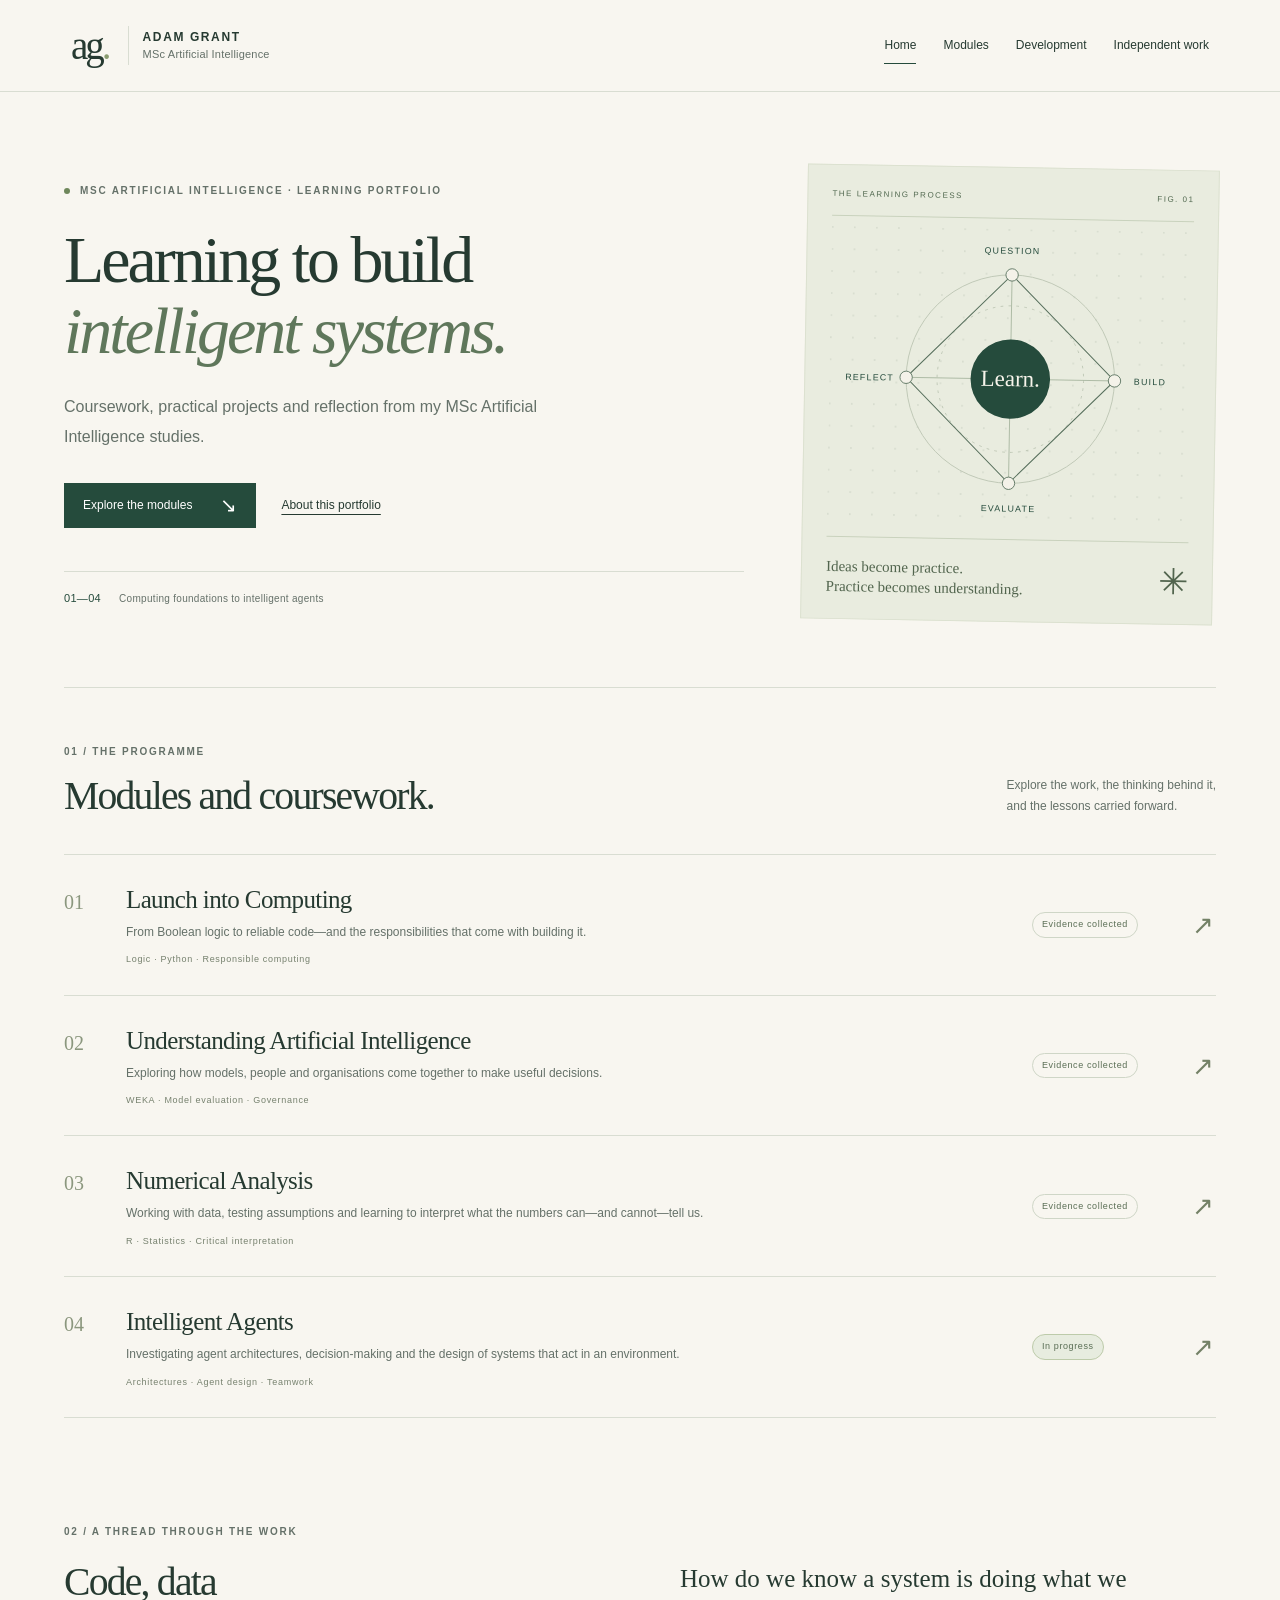
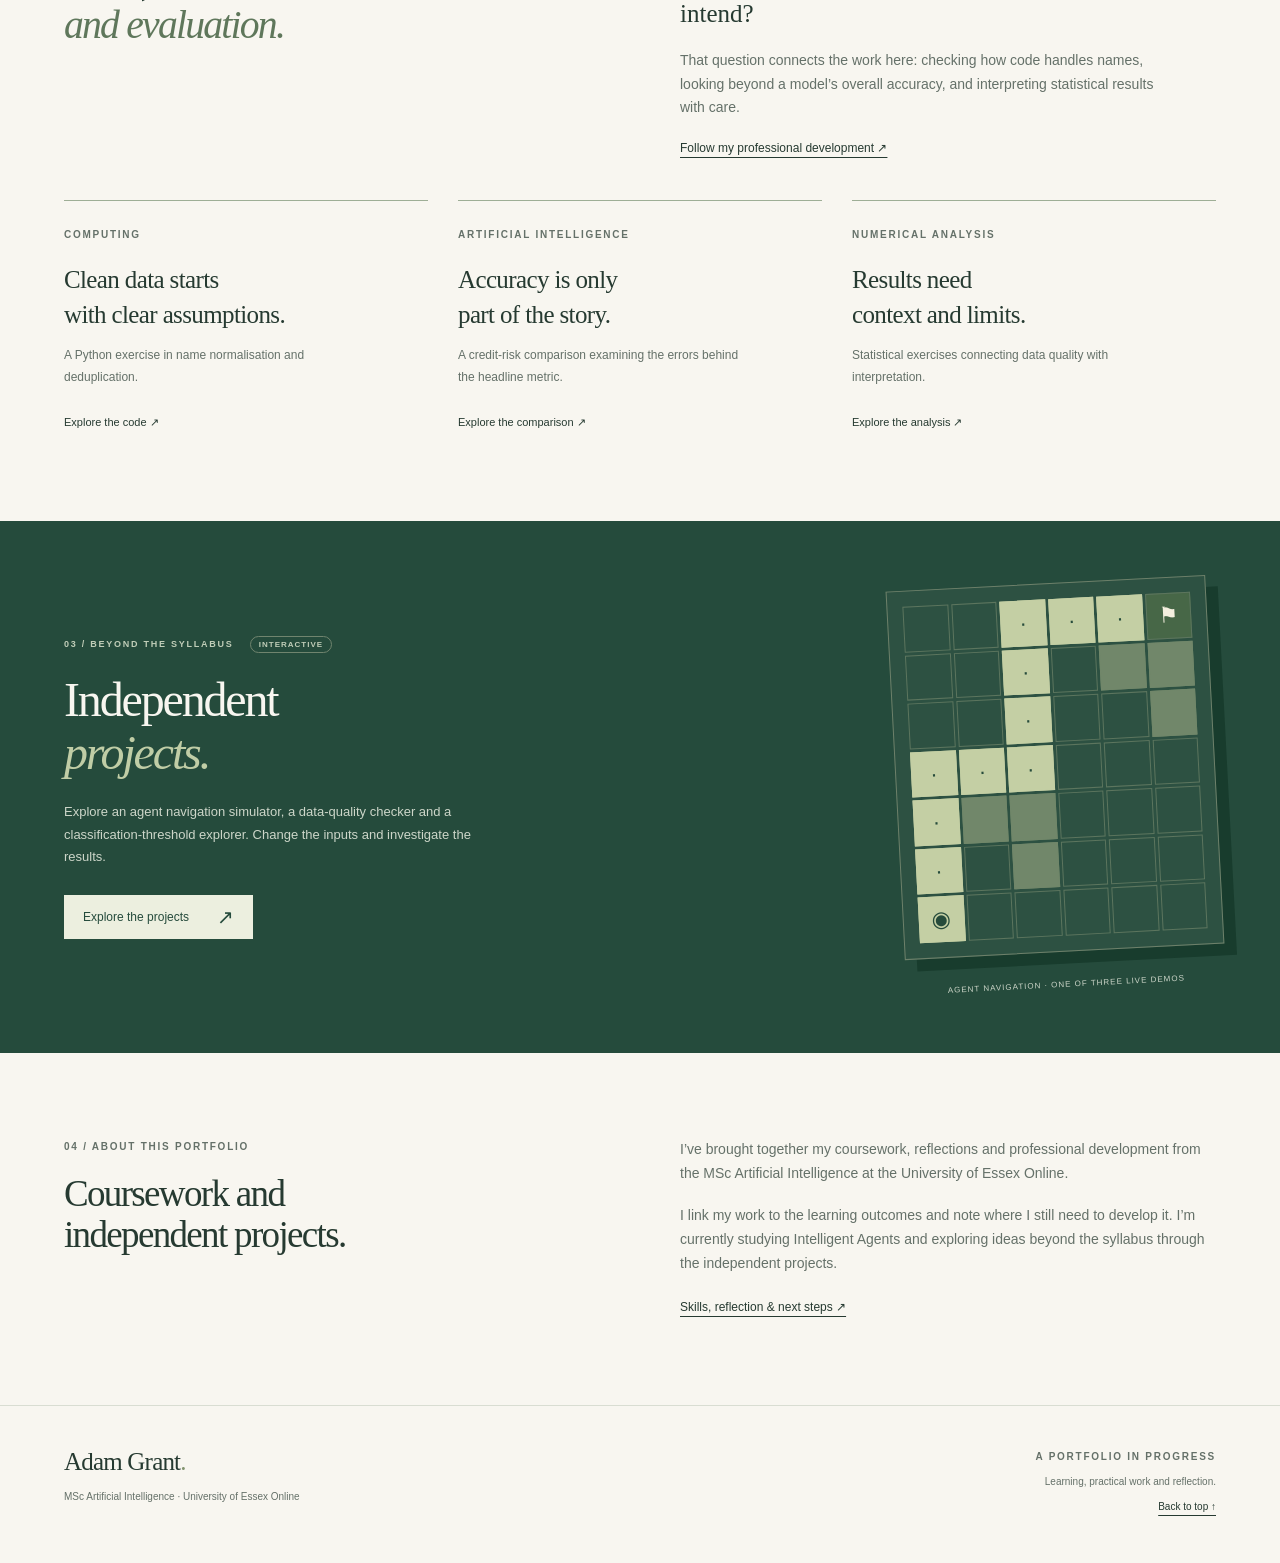
<file: index.html>
<!doctype html><html lang="en-GB"><head><meta charset="utf-8"><meta name="viewport" content="width=device-width, initial-scale=1"><meta name="description" content="My MSc Artificial Intelligence portfolio: coursework, reflection and independent projects."><title>Learning portfolio · Adam Grant</title><link rel="icon" href="favicon.svg" type="image/svg+xml"><link rel="stylesheet" href="style.css"><script defer src="site.js"></script></head><body id="top"><a class="skip" href="#main">Skip to content</a><header class="site-header"><a class="brand" href="index.html" aria-label="Adam Grant, home"><span class="monogram">ag<span>.</span></span><span>ADAM GRANT<small>MSc Artificial Intelligence</small></span></a><nav aria-label="Main navigation"><a aria-current="page" href="index.html">Home</a><a  href="index.html#modules">Modules</a><a  href="development.html">Development</a><a  href="projects.html">Independent work</a></nav></header><main id="main"><section class="home-hero"><div class="hero-copy"><p class="eyebrow"><span class="tiny-mark"></span> MSc Artificial Intelligence · Learning portfolio</p><h1>Learning to build<br><em>intelligent systems.</em></h1><p class="hero-intro">Coursework, practical projects and reflection from my MSc Artificial Intelligence studies.</p><div class="hero-actions"><a class="button" href="#modules">Explore the modules <span>↘</span></a><a class="text-link" href="#about">About this portfolio</a></div><div class="hero-footnote"><span>01—04</span> Computing foundations to intelligent agents</div></div><div class="hero-art" aria-label="Conceptual illustration of a learning cycle: question, build, evaluate and reflect"><div class="art-top"><span>THE LEARNING PROCESS</span><span>FIG. 01</span></div><svg viewBox="0 0 410 340" role="img" aria-label="A connected cycle of questioning, building, evaluating and reflecting"><defs><pattern id="grid" width="25" height="25" patternUnits="userSpaceOnUse"><circle cx="1" cy="1" r=".8" fill="#9ba897" opacity=".5"/></pattern></defs><rect width="410" height="340" fill="url(#grid)"/><circle cx="205" cy="170" r="118" fill="none" stroke="#bcc5b3"/><circle cx="205" cy="170" r="83" fill="none" stroke="#bcc5b3" stroke-dasharray="3 6"/><path d="M205 52L323 170L205 288L87 170Z" fill="none" stroke="#59715e" stroke-width="1.2"/><path d="M87 170H323M205 52V288" stroke="#a6b59e"/><circle cx="205" cy="170" r="45" fill="#254b3c"/><text x="205" y="178" text-anchor="middle" font-family="Georgia,serif" font-size="26" fill="#f7f4eb">Learn.</text><g fill="#f4f2e9" stroke="#59715e"><circle cx="205" cy="52" r="7"/><circle cx="323" cy="170" r="7"/><circle cx="205" cy="288" r="7"/><circle cx="87" cy="170" r="7"/></g><g fill="#254b3c" font-size="10" letter-spacing="1.4" font-family="Arial,sans-serif"><text x="205" y="28" text-anchor="middle">QUESTION</text><text x="345" y="174">BUILD</text><text x="205" y="320" text-anchor="middle">EVALUATE</text><text x="18" y="174">REFLECT</text></g></svg><div class="art-bottom"><span>Ideas become practice.<br>Practice becomes understanding.</span><span class="art-star">✳</span></div></div></section><section class="modules-section" id="modules"><div class="section-heading"><div><p class="eyebrow">01 / The programme</p><h2>Modules and coursework.</h2></div><p>Explore the work, the thinking behind it,<br>and the lessons carried forward.</p></div><div class="module-list"><a class="module-row" href="module-computing.html"><span class="row-number">01</span><div><h3>Launch into Computing</h3><p>From Boolean logic to reliable code—and the responsibilities that come with building it.</p><span class="row-topics">Logic · Python · Responsible computing</span></div><span class="status ">Evidence collected</span><span class="row-arrow" aria-hidden="true">↗</span></a><a class="module-row" href="module-ai.html"><span class="row-number">02</span><div><h3>Understanding Artificial Intelligence</h3><p>Exploring how models, people and organisations come together to make useful decisions.</p><span class="row-topics">WEKA · Model evaluation · Governance</span></div><span class="status ">Evidence collected</span><span class="row-arrow" aria-hidden="true">↗</span></a><a class="module-row" href="module-numerical.html"><span class="row-number">03</span><div><h3>Numerical Analysis</h3><p>Working with data, testing assumptions and learning to interpret what the numbers can—and cannot—tell us.</p><span class="row-topics">R · Statistics · Critical interpretation</span></div><span class="status ">Evidence collected</span><span class="row-arrow" aria-hidden="true">↗</span></a><a class="module-row" href="module-agents.html"><span class="row-number">04</span><div><h3>Intelligent Agents</h3><p>Investigating agent architectures, decision-making and the design of systems that act in an environment.</p><span class="row-topics">Architectures · Agent design · Teamwork</span></div><span class="status current">In progress</span><span class="row-arrow" aria-hidden="true">↗</span></a></div></section><section class="thread-section"><p class="eyebrow">02 / A thread through the work</p><div class="thread-grid"><h2>Code, data<br><em>and evaluation.</em></h2><div><p class="large-copy">How do we know a system is doing what we intend?</p><p>That question connects the work here: checking how code handles names, looking beyond a model’s overall accuracy, and interpreting statistical results with care.</p><a class="text-link" href="development.html">Follow my professional development ↗</a></div></div><div class="insight-grid"><a href="module-computing.html#evidence"><span class="eyebrow">Computing</span><h3>Clean data starts<br>with clear assumptions.</h3><p>A Python exercise in name normalisation and deduplication.</p><span class="small-link">Explore the code ↗</span></a><a href="module-ai.html#evidence"><span class="eyebrow">Artificial intelligence</span><h3>Accuracy is only<br>part of the story.</h3><p>A credit-risk comparison examining the errors behind the headline metric.</p><span class="small-link">Explore the comparison ↗</span></a><a href="module-numerical.html#evidence"><span class="eyebrow">Numerical analysis</span><h3>Results need<br>context and limits.</h3><p>Statistical exercises connecting data quality with interpretation.</p><span class="small-link">Explore the analysis ↗</span></a></div></section><section class="independent-feature"><div><p class="eyebrow">03 / Beyond the syllabus <span class="light-status">Interactive</span></p><h2>Independent<br><em>projects.</em></h2><p>Explore an agent navigation simulator, a data-quality checker and a classification-threshold explorer. Change the inputs and investigate the results.</p><a class="button light" href="projects.html">Explore the projects <span>↗</span></a></div><div class="board-wrap"><div class="agent-board" aria-label="Illustrative navigation grid, not a running simulation"><span class=""></span><span class=""></span><span class="route">·</span><span class="route">·</span><span class="route">·</span><span class="goal">⚑</span><span class=""></span><span class=""></span><span class="route">·</span><span class=""></span><span class="obstacle"></span><span class="obstacle"></span><span class=""></span><span class=""></span><span class="route">·</span><span class=""></span><span class=""></span><span class="obstacle"></span><span class="route">·</span><span class="route">·</span><span class="route">·</span><span class=""></span><span class=""></span><span class=""></span><span class="route">·</span><span class="obstacle"></span><span class="obstacle"></span><span class=""></span><span class=""></span><span class=""></span><span class="route">·</span><span class=""></span><span class="obstacle"></span><span class=""></span><span class=""></span><span class=""></span><span class="route">◉</span><span class=""></span><span class=""></span><span class=""></span><span class=""></span><span class=""></span></div><p>AGENT NAVIGATION · ONE OF THREE LIVE DEMOS</p></div></section><section class="about-section" id="about"><div><p class="eyebrow">04 / About this portfolio</p><h2>Coursework and<br>independent projects.</h2></div><div><p>I’ve brought together my coursework, reflections and professional development from the MSc Artificial Intelligence at the University of Essex Online.</p><p>I link my work to the learning outcomes and note where I still need to develop it. I’m currently studying Intelligent Agents and exploring ideas beyond the syllabus through the independent projects.</p><a class="text-link" href="development.html">Skills, reflection & next steps ↗</a></div></section></main><footer class="site-footer"><div><a class="footer-name" href="index.html">Adam Grant<span>.</span></a><p>MSc Artificial Intelligence · University of Essex Online</p></div><div><span class="eyebrow">A portfolio in progress</span><p>Learning, practical work and reflection.</p><a href="#top">Back to top ↑</a></div></footer></body></html>
</file>
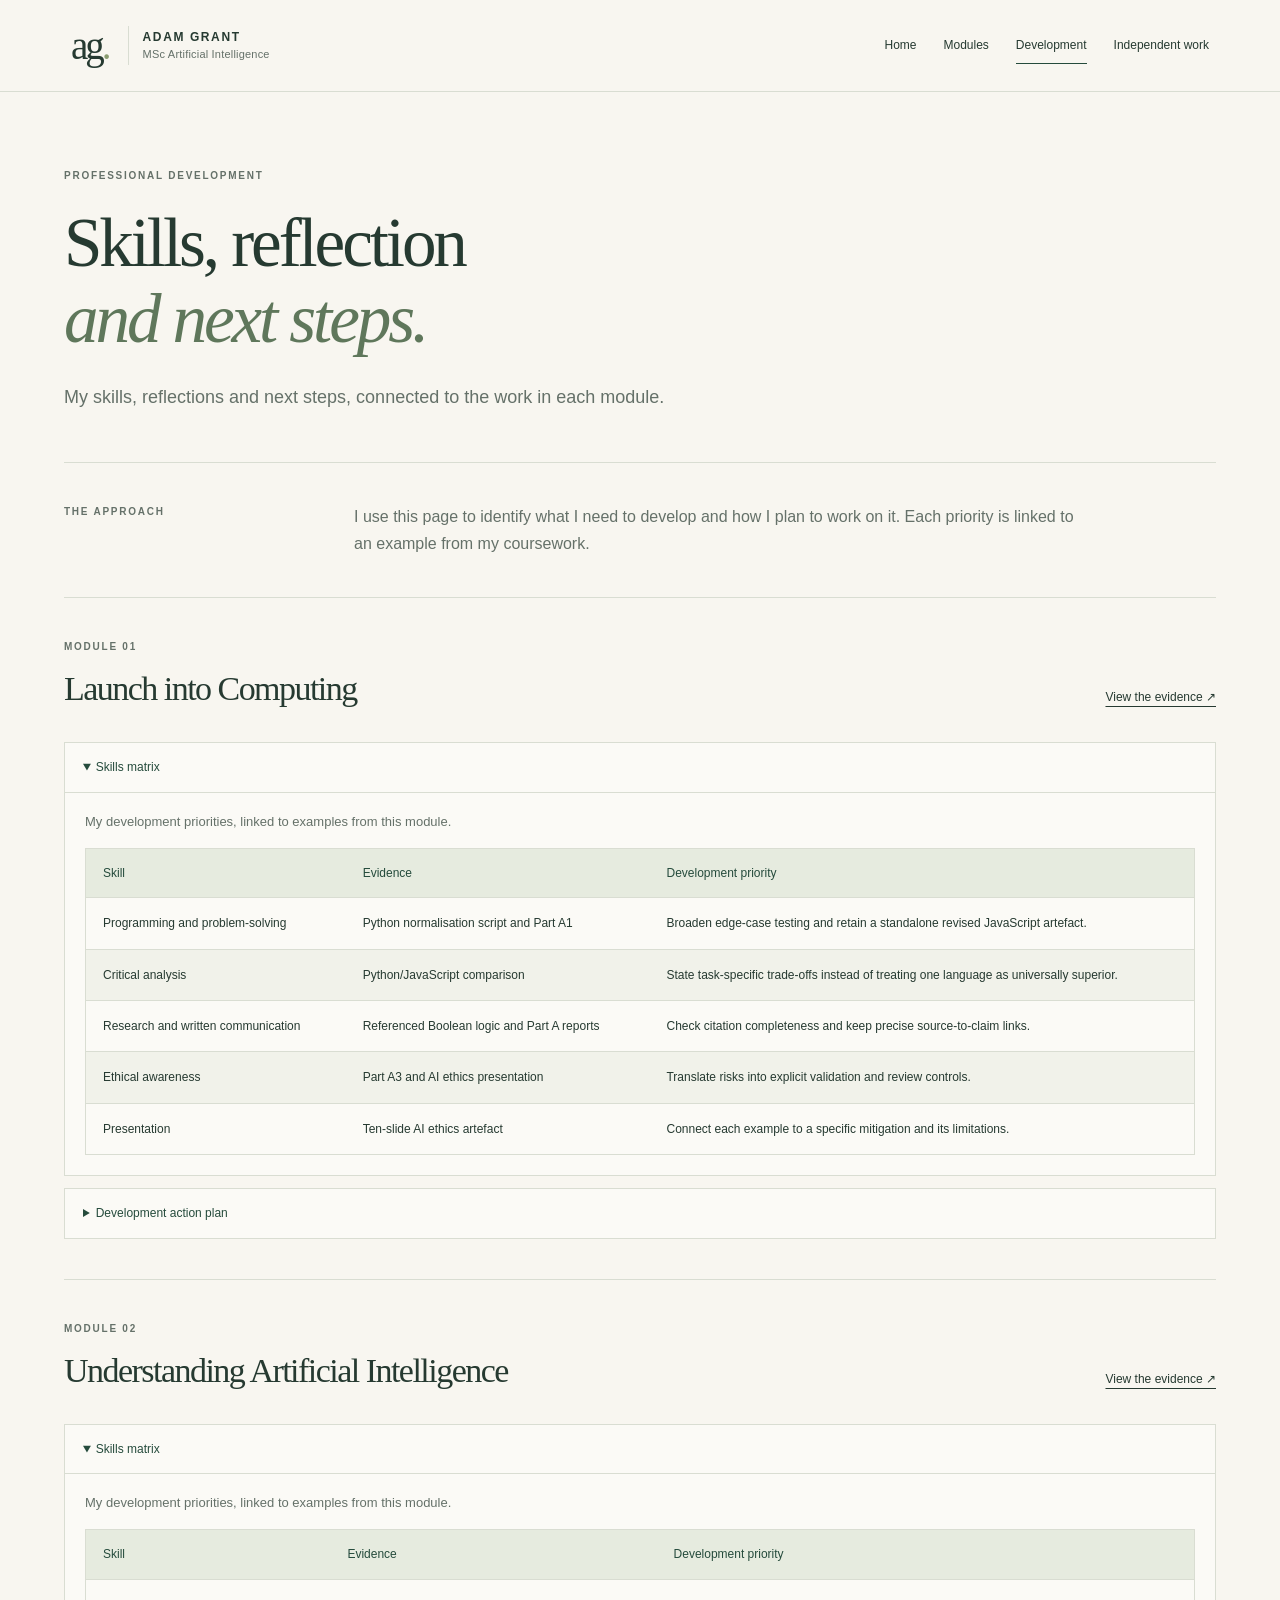
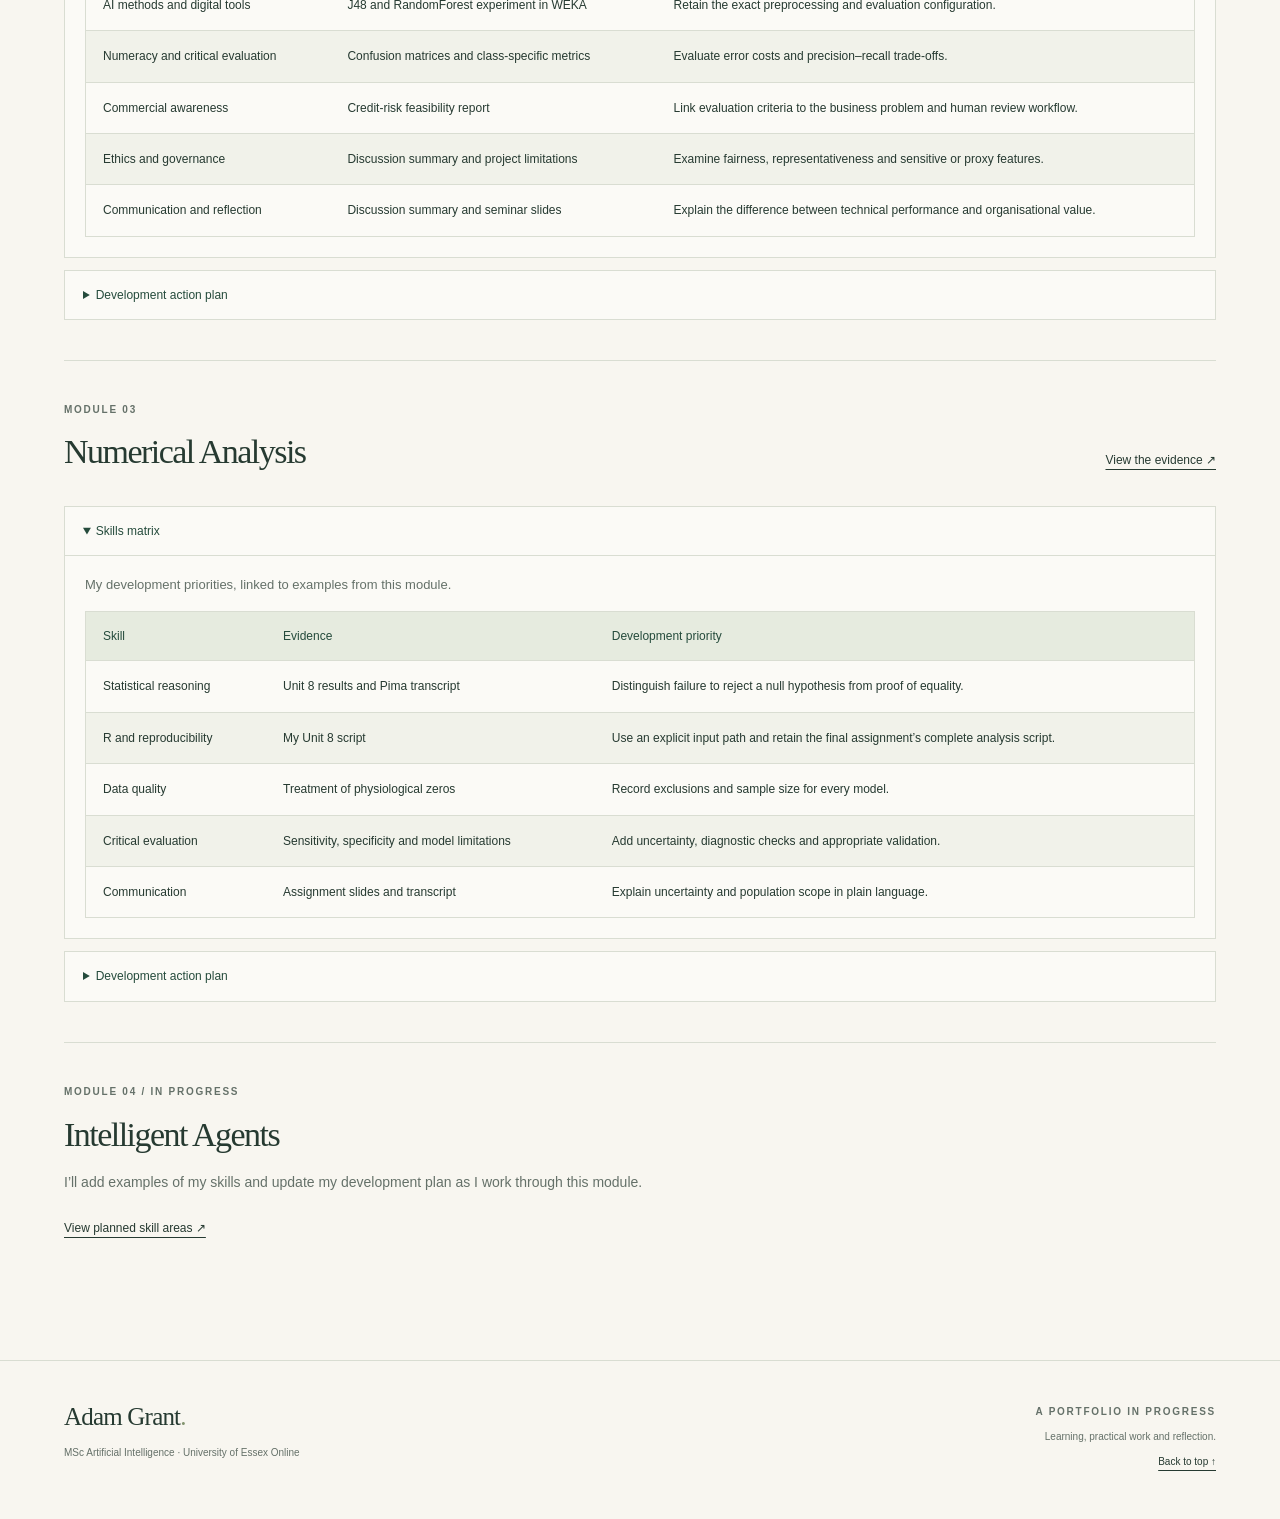
<file: development.html>
<!doctype html><html lang="en-GB"><head><meta charset="utf-8"><meta name="viewport" content="width=device-width, initial-scale=1"><meta name="description" content="My MSc Artificial Intelligence portfolio: coursework, reflection and independent projects."><title>Professional development · Adam Grant</title><link rel="icon" href="favicon.svg" type="image/svg+xml"><link rel="stylesheet" href="style.css"><script defer src="site.js"></script></head><body id="top"><a class="skip" href="#main">Skip to content</a><header class="site-header"><a class="brand" href="index.html" aria-label="Adam Grant, home"><span class="monogram">ag<span>.</span></span><span>ADAM GRANT<small>MSc Artificial Intelligence</small></span></a><nav aria-label="Main navigation"><a  href="index.html">Home</a><a  href="index.html#modules">Modules</a><a aria-current="page" href="development.html">Development</a><a  href="projects.html">Independent work</a></nav></header><main id="main"><div class="page-hero"><p class="eyebrow">Professional development</p><h1>Skills, reflection<br><em>and next steps.</em></h1><p class="lead">My skills, reflections and next steps, connected to the work in each module.</p></div><div class="development-intro"><span class="eyebrow">The approach</span><p>I use this page to identify what I need to develop and how I plan to work on it. Each priority is linked to an example from my coursework.</p></div><div class="development-sections"><section class="development-module"><div class="section-heading"><div><p class="eyebrow">Module 01</p><h2>Launch into Computing</h2></div><a class="text-link" href="module-computing.html">View the evidence ↗</a></div><details open><summary>Skills matrix</summary><p class="intro">My development priorities, linked to examples from this module.</p><div class="table-wrap"><table><thead><tr><th scope="col">Skill</th><th scope="col">Evidence</th><th scope="col">Development priority</th></tr></thead><tbody><tr><td>Programming and problem-solving</td><td>Python normalisation script and Part A1</td><td>Broaden edge-case testing and retain a standalone revised JavaScript artefact.</td></tr><tr><td>Critical analysis</td><td>Python/JavaScript comparison</td><td>State task-specific trade-offs instead of treating one language as universally superior.</td></tr><tr><td>Research and written communication</td><td>Referenced Boolean logic and Part A reports</td><td>Check citation completeness and keep precise source-to-claim links.</td></tr><tr><td>Ethical awareness</td><td>Part A3 and AI ethics presentation</td><td>Translate risks into explicit validation and review controls.</td></tr><tr><td>Presentation</td><td>Ten-slide AI ethics artefact</td><td>Connect each example to a specific mitigation and its limitations.</td></tr></tbody></table></div></details><details><summary>Development action plan</summary><p class="intro">The next steps I plan to take, with a review point and a concrete outcome for each.</p><div class="table-wrap"><table><thead><tr><th scope="col">Priority</th><th scope="col">Review point</th><th scope="col">Success measure</th></tr></thead><tbody><tr><td>Test data-cleaning behaviour</td><td>Before the next coding project</td><td>Add documented cases for Unicode, empty strings, punctuation and type errors; record expected and actual outputs.</td></tr><tr><td>Improve reproducibility</td><td>At the next portfolio review</td><td>Locate the revised JavaScript file described in Part A and archive it beside the Python implementation.</td></tr><tr><td>Strengthen responsible development</td><td>During the next software task</td><td>Write a short risk assessment identifying incorrect merges, privacy exposure and a human review process.</td></tr></tbody></table></div></details></section><section class="development-module"><div class="section-heading"><div><p class="eyebrow">Module 02</p><h2>Understanding Artificial Intelligence</h2></div><a class="text-link" href="module-ai.html">View the evidence ↗</a></div><details open><summary>Skills matrix</summary><p class="intro">My development priorities, linked to examples from this module.</p><div class="table-wrap"><table><thead><tr><th scope="col">Skill</th><th scope="col">Evidence</th><th scope="col">Development priority</th></tr></thead><tbody><tr><td>AI methods and digital tools</td><td>J48 and RandomForest experiment in WEKA</td><td>Retain the exact preprocessing and evaluation configuration.</td></tr><tr><td>Numeracy and critical evaluation</td><td>Confusion matrices and class-specific metrics</td><td>Evaluate error costs and precision–recall trade-offs.</td></tr><tr><td>Commercial awareness</td><td>Credit-risk feasibility report</td><td>Link evaluation criteria to the business problem and human review workflow.</td></tr><tr><td>Ethics and governance</td><td>Discussion summary and project limitations</td><td>Examine fairness, representativeness and sensitive or proxy features.</td></tr><tr><td>Communication and reflection</td><td>Discussion summary and seminar slides</td><td>Explain the difference between technical performance and organisational value.</td></tr></tbody></table></div></details><details><summary>Development action plan</summary><p class="intro">The next steps I plan to take, with a review point and a concrete outcome for each.</p><div class="table-wrap"><table><thead><tr><th scope="col">Priority</th><th scope="col">Review point</th><th scope="col">Success measure</th></tr></thead><tbody><tr><td>Reproduce the modelling comparison</td><td>Before the next machine-learning project</td><td>Record WEKA version, preprocessing, classifier options, fold setup and data provenance in one experiment log.</td></tr><tr><td>Evaluate the minority class</td><td>During the next model evaluation</td><td>Report a baseline, precision, recall, confusion matrix and threshold/error-cost analysis.</td></tr><tr><td>Connect governance to design</td><td>At project planning</td><td>Document intended use, population limitations, human review and criteria for monitoring deterioration.</td></tr></tbody></table></div></details></section><section class="development-module"><div class="section-heading"><div><p class="eyebrow">Module 03</p><h2>Numerical Analysis</h2></div><a class="text-link" href="module-numerical.html">View the evidence ↗</a></div><details open><summary>Skills matrix</summary><p class="intro">My development priorities, linked to examples from this module.</p><div class="table-wrap"><table><thead><tr><th scope="col">Skill</th><th scope="col">Evidence</th><th scope="col">Development priority</th></tr></thead><tbody><tr><td>Statistical reasoning</td><td>Unit 8 results and Pima transcript</td><td>Distinguish failure to reject a null hypothesis from proof of equality.</td></tr><tr><td>R and reproducibility</td><td>My Unit 8 script</td><td>Use an explicit input path and retain the final assignment’s complete analysis script.</td></tr><tr><td>Data quality</td><td>Treatment of physiological zeros</td><td>Record exclusions and sample size for every model.</td></tr><tr><td>Critical evaluation</td><td>Sensitivity, specificity and model limitations</td><td>Add uncertainty, diagnostic checks and appropriate validation.</td></tr><tr><td>Communication</td><td>Assignment slides and transcript</td><td>Explain uncertainty and population scope in plain language.</td></tr></tbody></table></div></details><details><summary>Development action plan</summary><p class="intro">The next steps I plan to take, with a review point and a concrete outcome for each.</p><div class="table-wrap"><table><thead><tr><th scope="col">Priority</th><th scope="col">Review point</th><th scope="col">Success measure</th></tr></thead><tbody><tr><td>Complete the reproducibility record</td><td>Before the next statistical assignment</td><td>Save the full script, package versions, data dictionary, cleaning decisions and model-specific sample sizes.</td></tr><tr><td>Improve statistical reporting</td><td>During the next analysis</td><td>Pair hypothesis tests with effect sizes and confidence intervals; document model assumptions and diagnostic checks.</td></tr><tr><td>Evaluate predictive usefulness</td><td>At the next modelling exercise</td><td>Use suitable held-out evaluation and examine sensitivity, specificity and threshold choice in relation to intended use.</td></tr></tbody></table></div></details></section><section class="development-module"><p class="eyebrow">Module 04 / In progress</p><h2>Intelligent Agents</h2><p>I’ll add examples of my skills and update my development plan as I work through this module.</p><a class="text-link" href="module-agents.html#skills">View planned skill areas ↗</a></section></div></main><footer class="site-footer"><div><a class="footer-name" href="index.html">Adam Grant<span>.</span></a><p>MSc Artificial Intelligence · University of Essex Online</p></div><div><span class="eyebrow">A portfolio in progress</span><p>Learning, practical work and reflection.</p><a href="#top">Back to top ↑</a></div></footer></body></html>
</file>
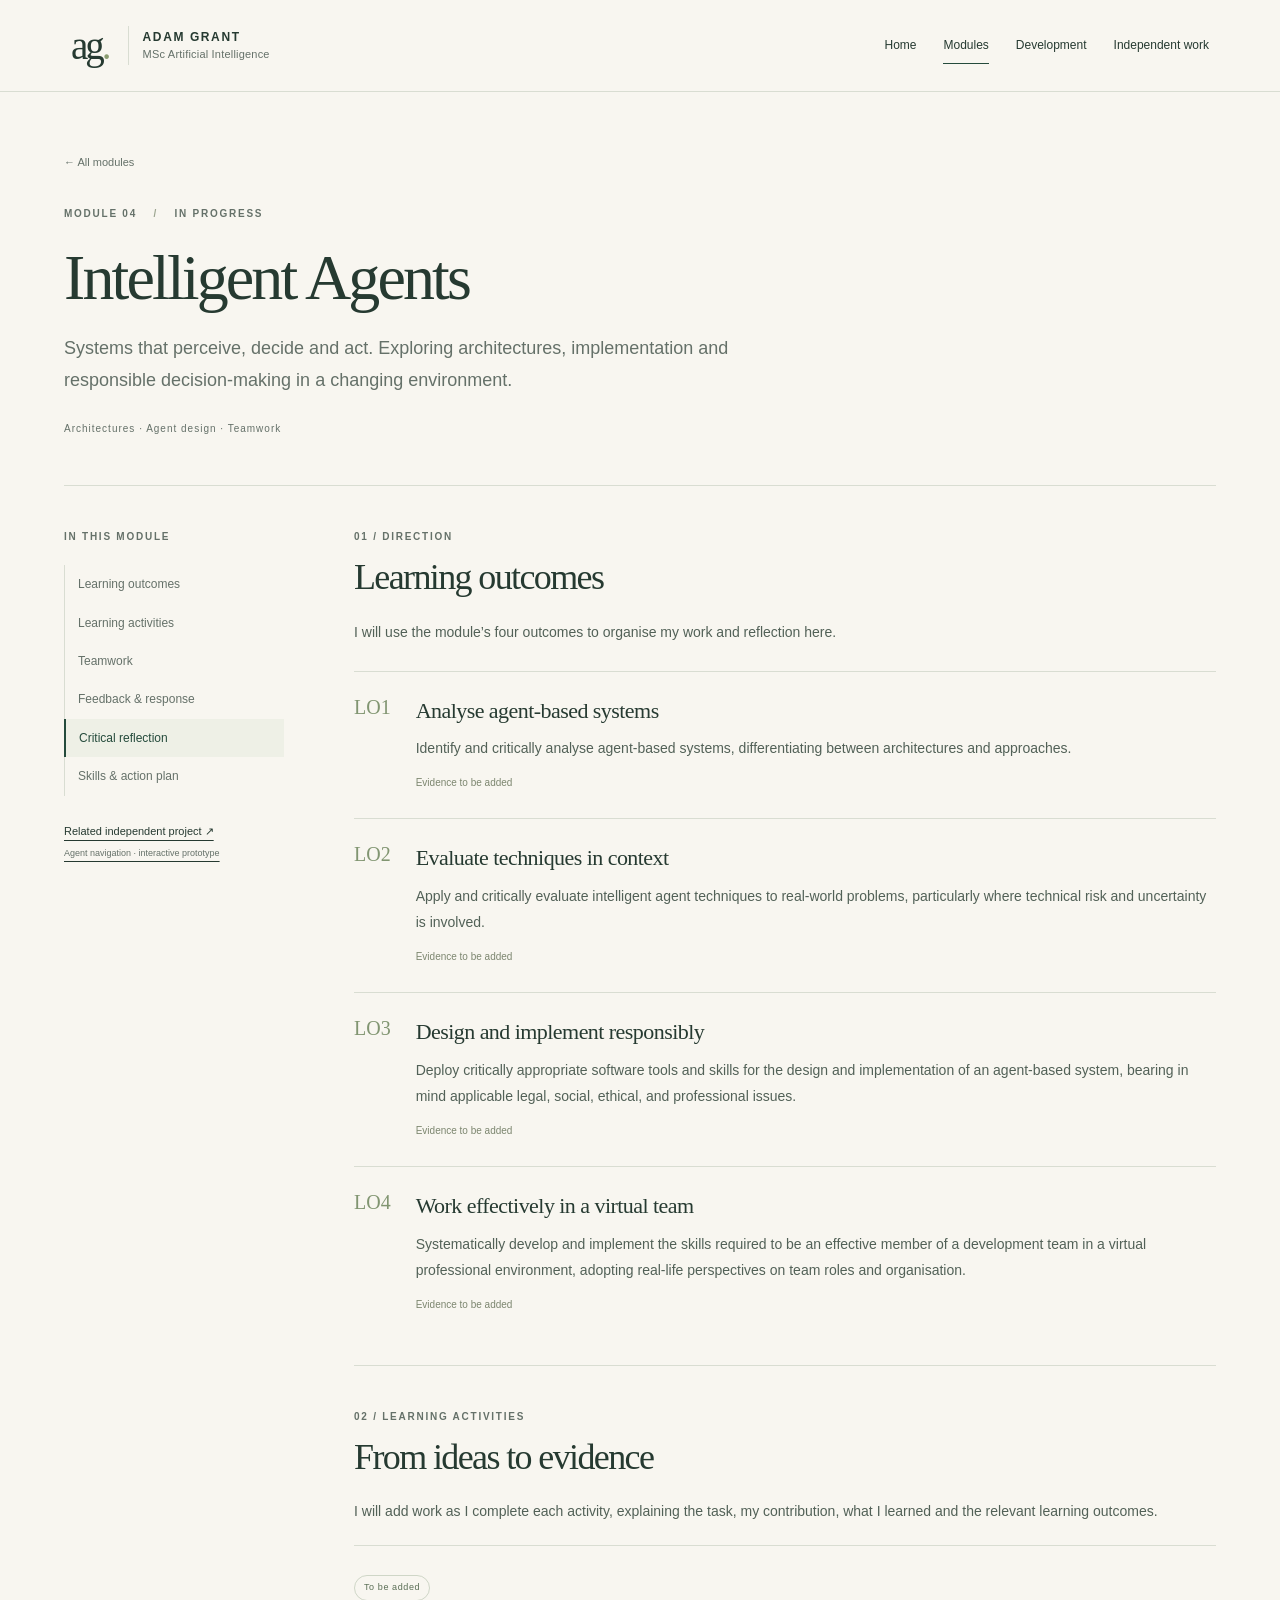
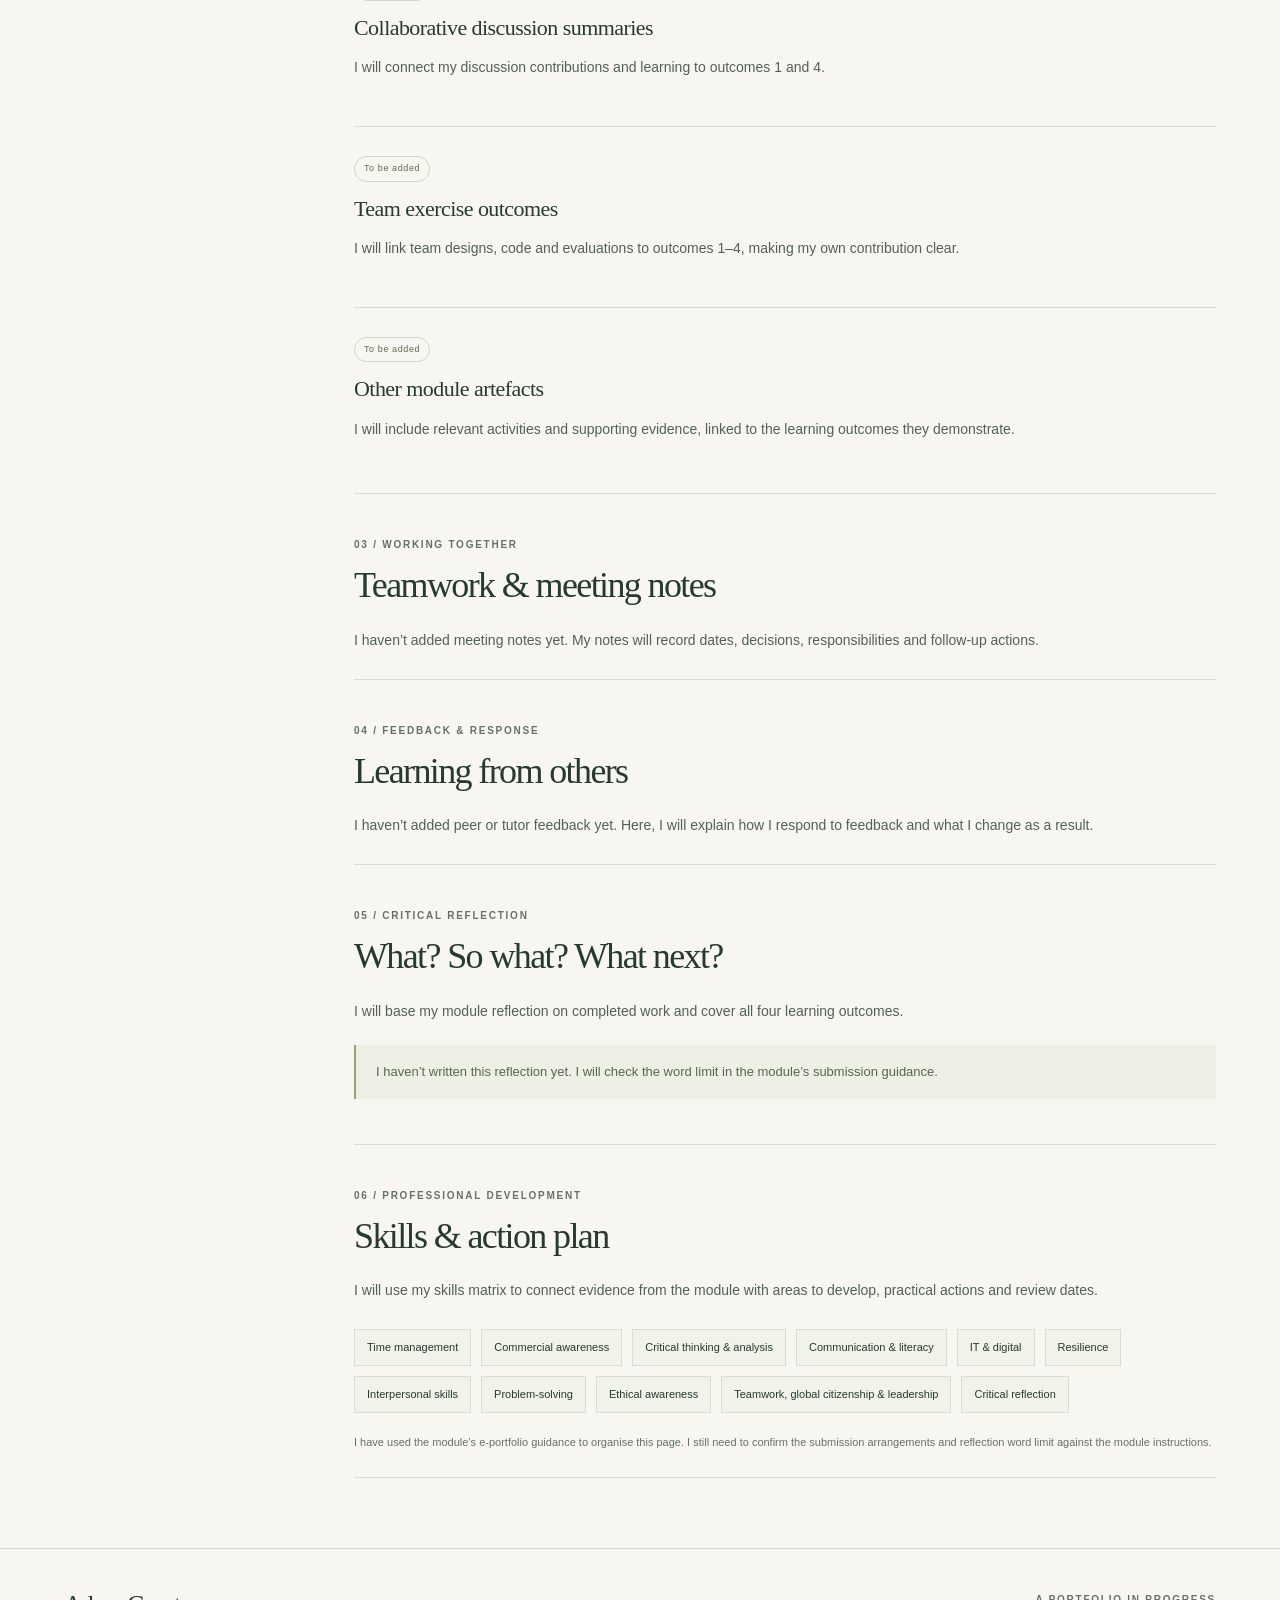
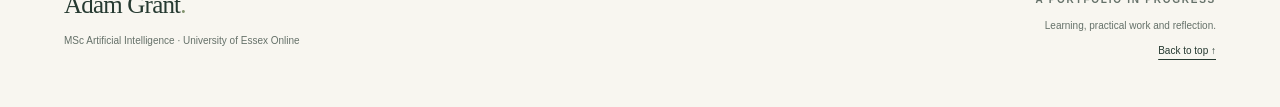
<file: module-agents.html>
<!doctype html><html lang="en-GB"><head><meta charset="utf-8"><meta name="viewport" content="width=device-width, initial-scale=1"><meta name="description" content="My MSc Artificial Intelligence learning portfolio: coursework, reflection and independent exploration."><title>Intelligent Agents · Adam Grant</title><link rel="icon" href="favicon.svg" type="image/svg+xml"><link rel="stylesheet" href="style.css"><script defer src="site.js"></script></head><body id="top"><a class="skip" href="#main">Skip to content</a><header class="site-header"><a class="brand" href="index.html" aria-label="Adam Grant, home"><span class="monogram">ag<span>.</span></span><span>ADAM GRANT<small>MSc Artificial Intelligence</small></span></a><nav aria-label="Main navigation"><a  href="index.html">Home</a><a aria-current="page" href="index.html#modules">Modules</a><a  href="development.html">Development</a><a  href="projects.html">Independent work</a></nav></header><main id="main"><div class="module-hero"><a class="back-link" href="index.html#modules">← All modules</a><div class="eyebrow">Module 04 <span class="dot">/</span> In progress</div><h1>Intelligent Agents</h1><p class="lead">Systems that perceive, decide and act. Exploring architectures, implementation and responsible decision-making in a changing environment.</p><div class="module-meta">Architectures · Agent design · Teamwork</div></div><div class="module-layout"><aside class="module-sidebar"><span class="eyebrow">In this module</span><nav aria-label="Module contents"><a href="#outcomes">Learning outcomes</a><a href="#activities">Learning activities</a><a href="#teamwork">Teamwork</a><a href="#feedback">Feedback & response</a><a href="#reflection">Critical reflection</a><a href="#skills">Skills & action plan</a></nav><a class="source-link" href="project-agents.html">Related independent project ↗<small>Agent navigation · interactive prototype</small></a></aside><div class="module-content"><section id="outcomes" class="module-section"><div class="eyebrow">01 / Direction</div><h2>Learning outcomes</h2><p>I will use the module’s four outcomes to organise my work and reflection here.</p><div class="outcome-list"><article><span class="outcome-number">LO1</span><div><h3>Analyse agent-based systems</h3><p>Identify and critically analyse agent-based systems, differentiating between architectures and approaches.</p><span class="pending-text">Evidence to be added</span></div></article><article><span class="outcome-number">LO2</span><div><h3>Evaluate techniques in context</h3><p>Apply and critically evaluate intelligent agent techniques to real-world problems, particularly where technical risk and uncertainty is involved.</p><span class="pending-text">Evidence to be added</span></div></article><article><span class="outcome-number">LO3</span><div><h3>Design and implement responsibly</h3><p>Deploy critically appropriate software tools and skills for the design and implementation of an agent-based system, bearing in mind applicable legal, social, ethical, and professional issues.</p><span class="pending-text">Evidence to be added</span></div></article><article><span class="outcome-number">LO4</span><div><h3>Work effectively in a virtual team</h3><p>Systematically develop and implement the skills required to be an effective member of a development team in a virtual professional environment, adopting real-life perspectives on team roles and organisation.</p><span class="pending-text">Evidence to be added</span></div></article></div></section><section id="activities" class="module-section"><div class="eyebrow">02 / Learning activities</div><h2>From ideas to evidence</h2><p>I will add work as I complete each activity, explaining the task, my contribution, what I learned and the relevant learning outcomes.</p><div class="planned-item"><span class="status">To be added</span><h3>Collaborative discussion summaries</h3><p>I will connect my discussion contributions and learning to outcomes 1 and 4.</p></div><div class="planned-item"><span class="status">To be added</span><h3>Team exercise outcomes</h3><p>I will link team designs, code and evaluations to outcomes 1–4, making my own contribution clear.</p></div><div class="planned-item"><span class="status">To be added</span><h3>Other module artefacts</h3><p>I will include relevant activities and supporting evidence, linked to the learning outcomes they demonstrate.</p></div></section><section id="teamwork" class="module-section"><div class="eyebrow">03 / Working together</div><h2>Teamwork & meeting notes</h2><p>I haven’t added meeting notes yet. My notes will record dates, decisions, responsibilities and follow-up actions.</p></section><section id="feedback" class="module-section"><div class="eyebrow">04 / Feedback & response</div><h2>Learning from others</h2><p>I haven’t added peer or tutor feedback yet. Here, I will explain how I respond to feedback and what I change as a result.</p></section><section id="reflection" class="module-section"><div class="eyebrow">05 / Critical reflection</div><h2>What? So what? What next?</h2><p>I will base my module reflection on completed work and cover all four learning outcomes.</p><div class="quiet-note">I haven’t written this reflection yet. I will check the word limit in the module’s submission guidance.</div></section><section id="skills" class="module-section"><div class="eyebrow">06 / Professional development</div><h2>Skills & action plan</h2><p>I will use my skills matrix to connect evidence from the module with areas to develop, practical actions and review dates.</p><div class="skill-tags"><span>Time management</span><span>Commercial awareness</span><span>Critical thinking & analysis</span><span>Communication & literacy</span><span>IT & digital</span><span>Resilience</span><span>Interpersonal skills</span><span>Problem-solving</span><span>Ethical awareness</span><span>Teamwork, global citizenship & leadership</span><span>Critical reflection</span></div><p class="small">I have used the module’s e-portfolio guidance to organise this page. I still need to confirm the submission arrangements and reflection word limit against the module instructions.</p></section></div></div></main><footer class="site-footer"><div><a class="footer-name" href="index.html">Adam Grant<span>.</span></a><p>MSc Artificial Intelligence · University of Essex Online</p></div><div><span class="eyebrow">A portfolio in progress</span><p>Learning, practical work and reflection.</p><a href="#top">Back to top ↑</a></div></footer></body></html>
</file>
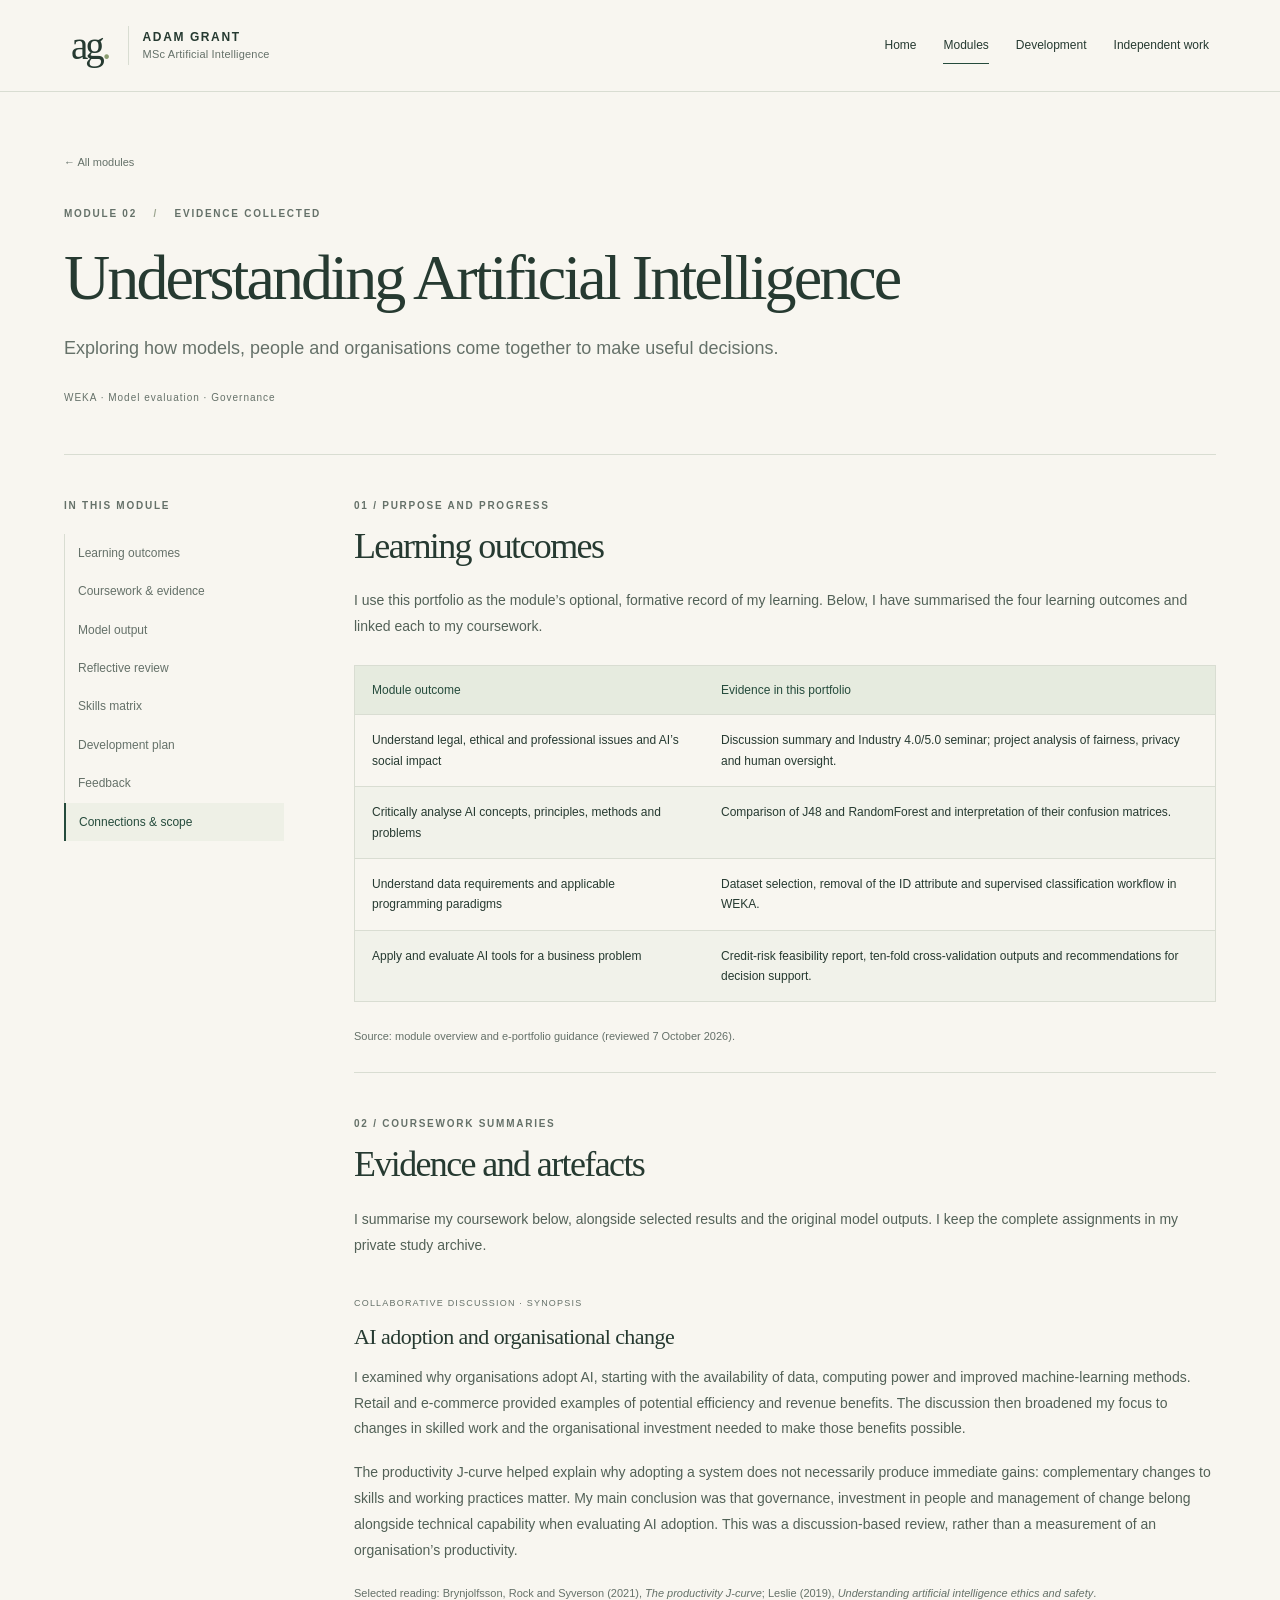
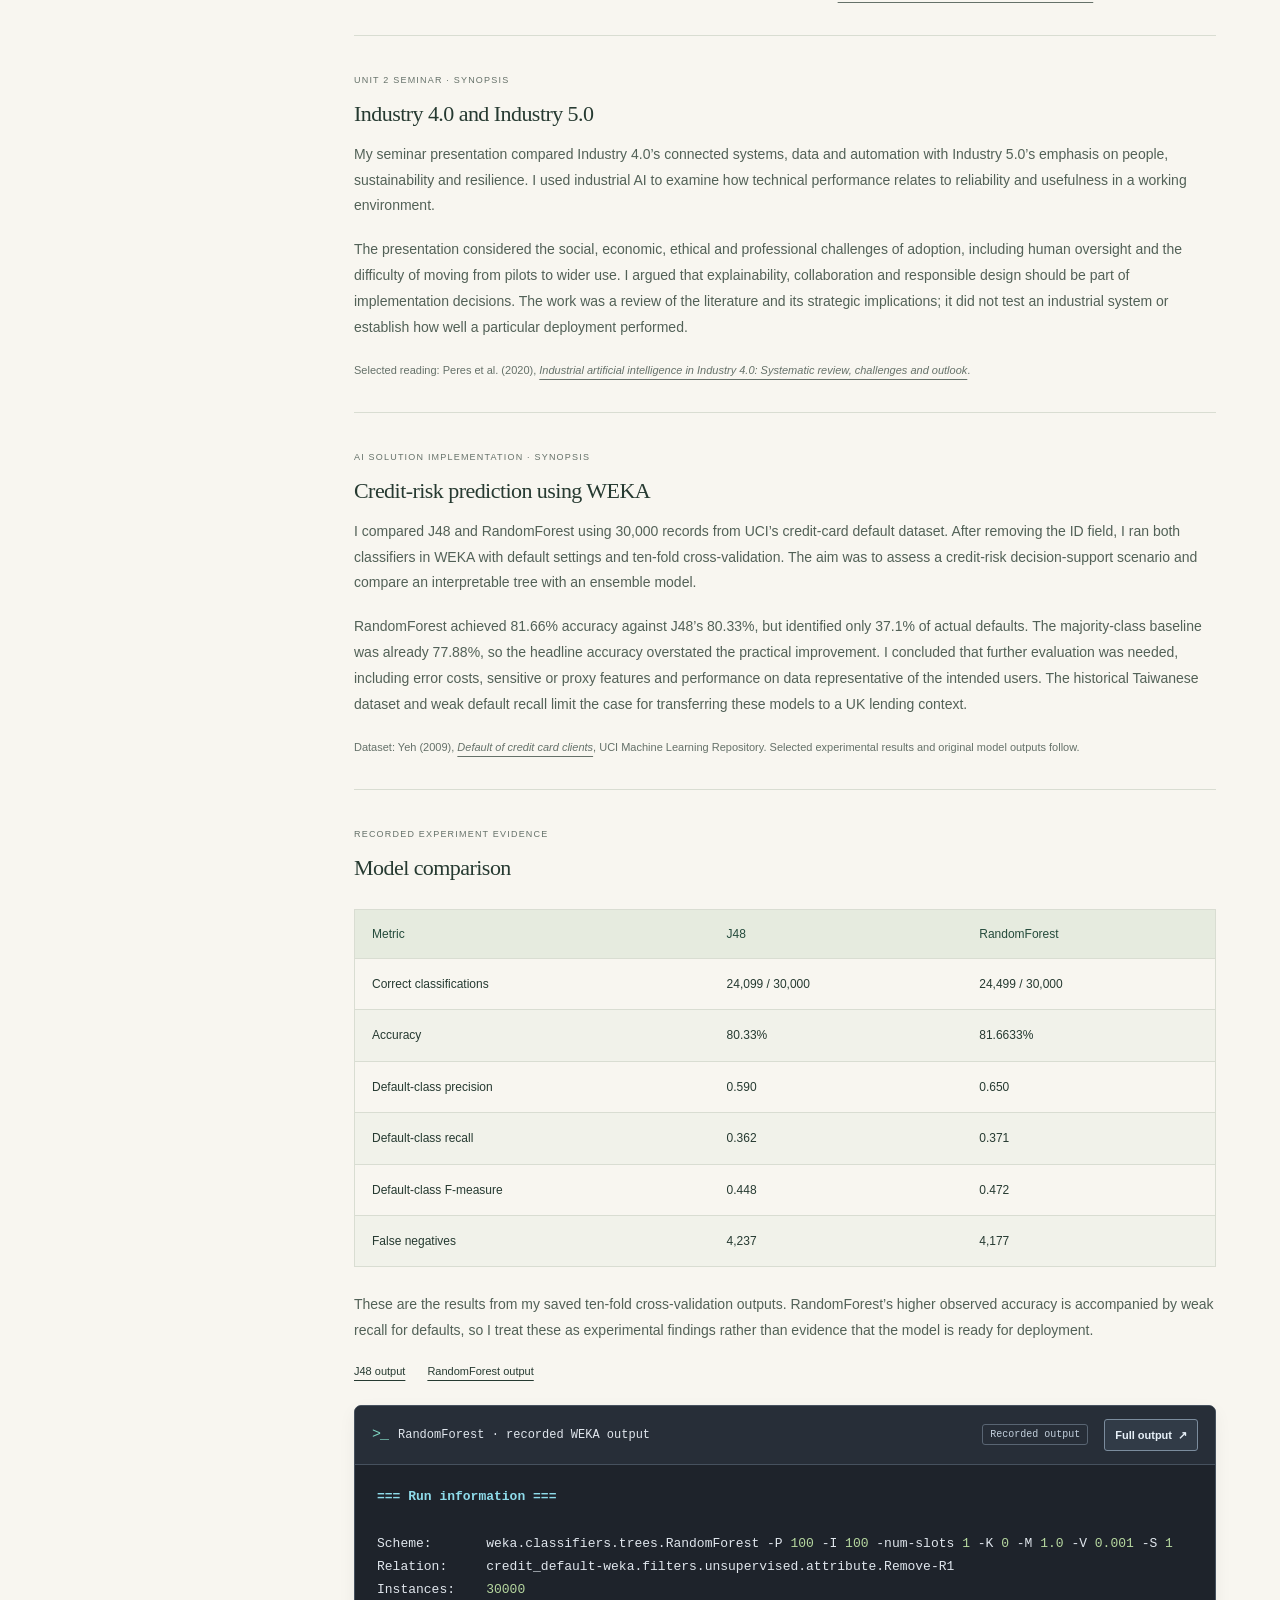
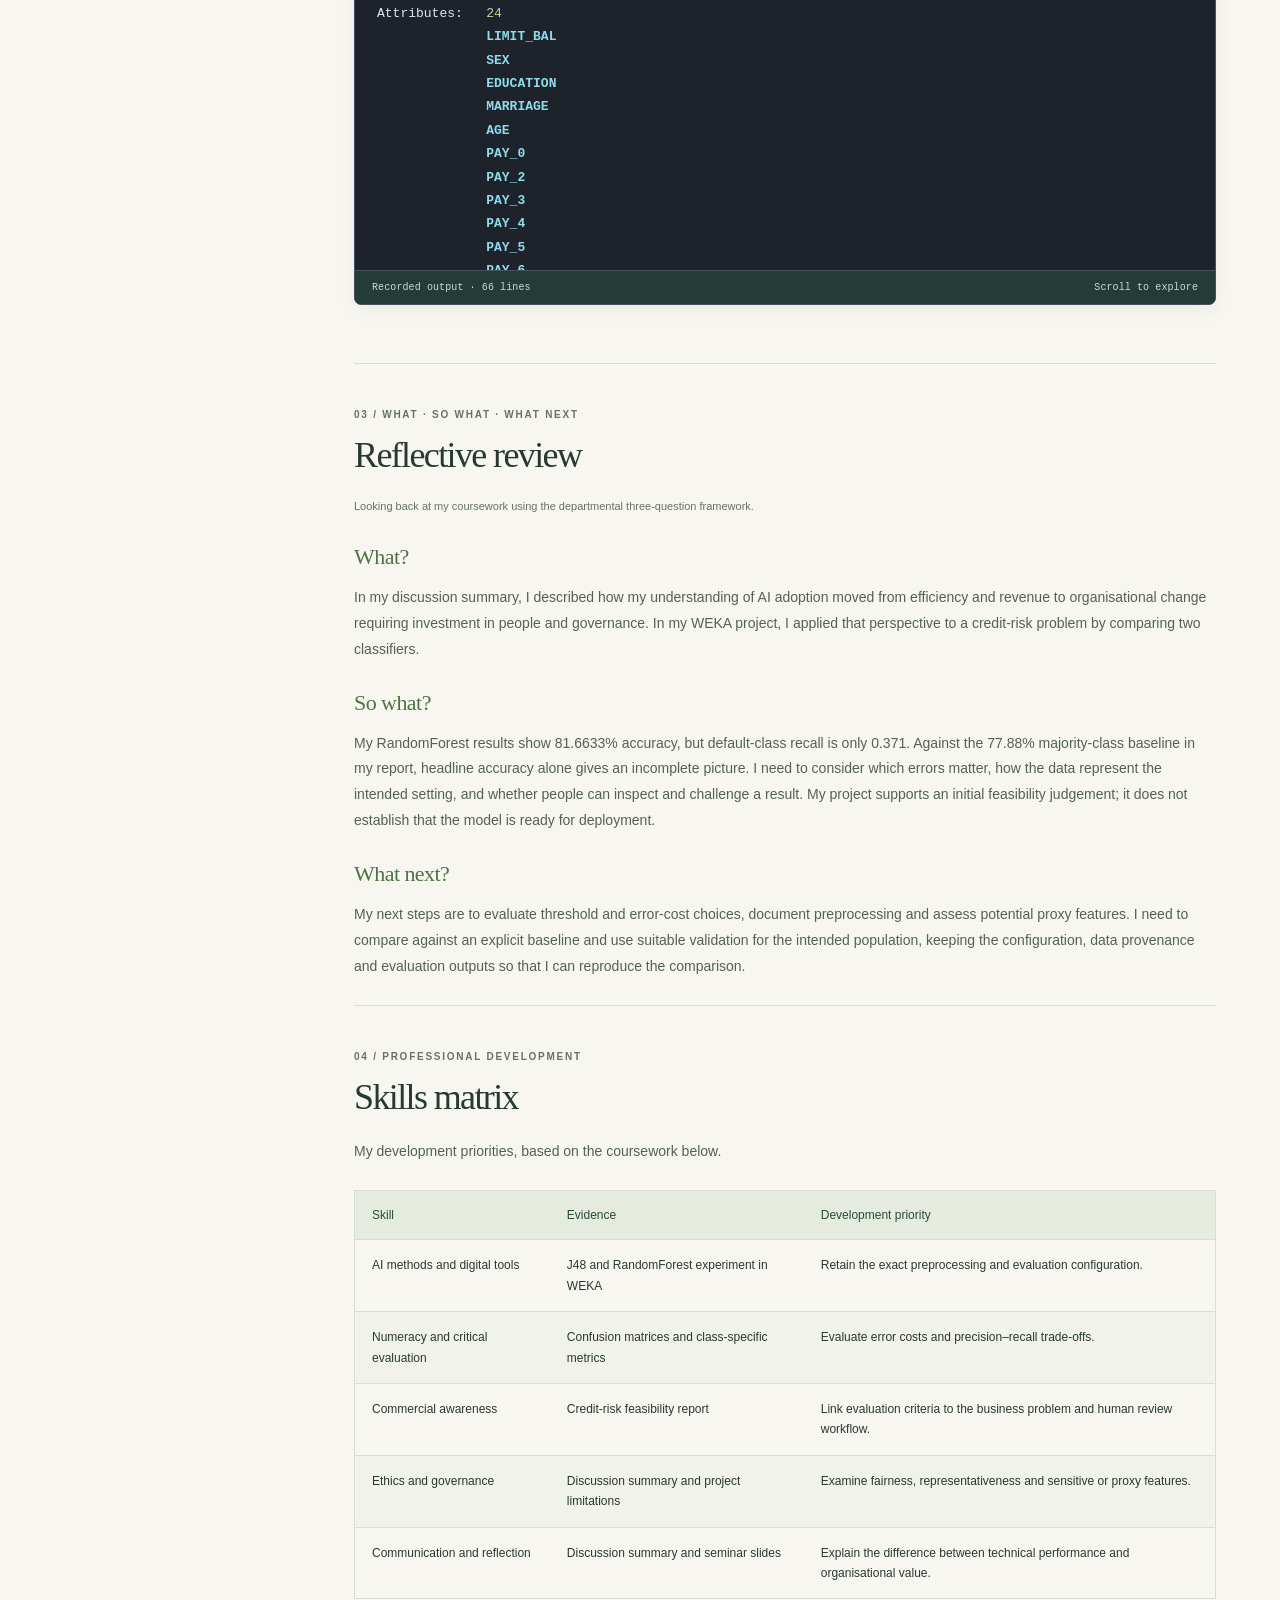
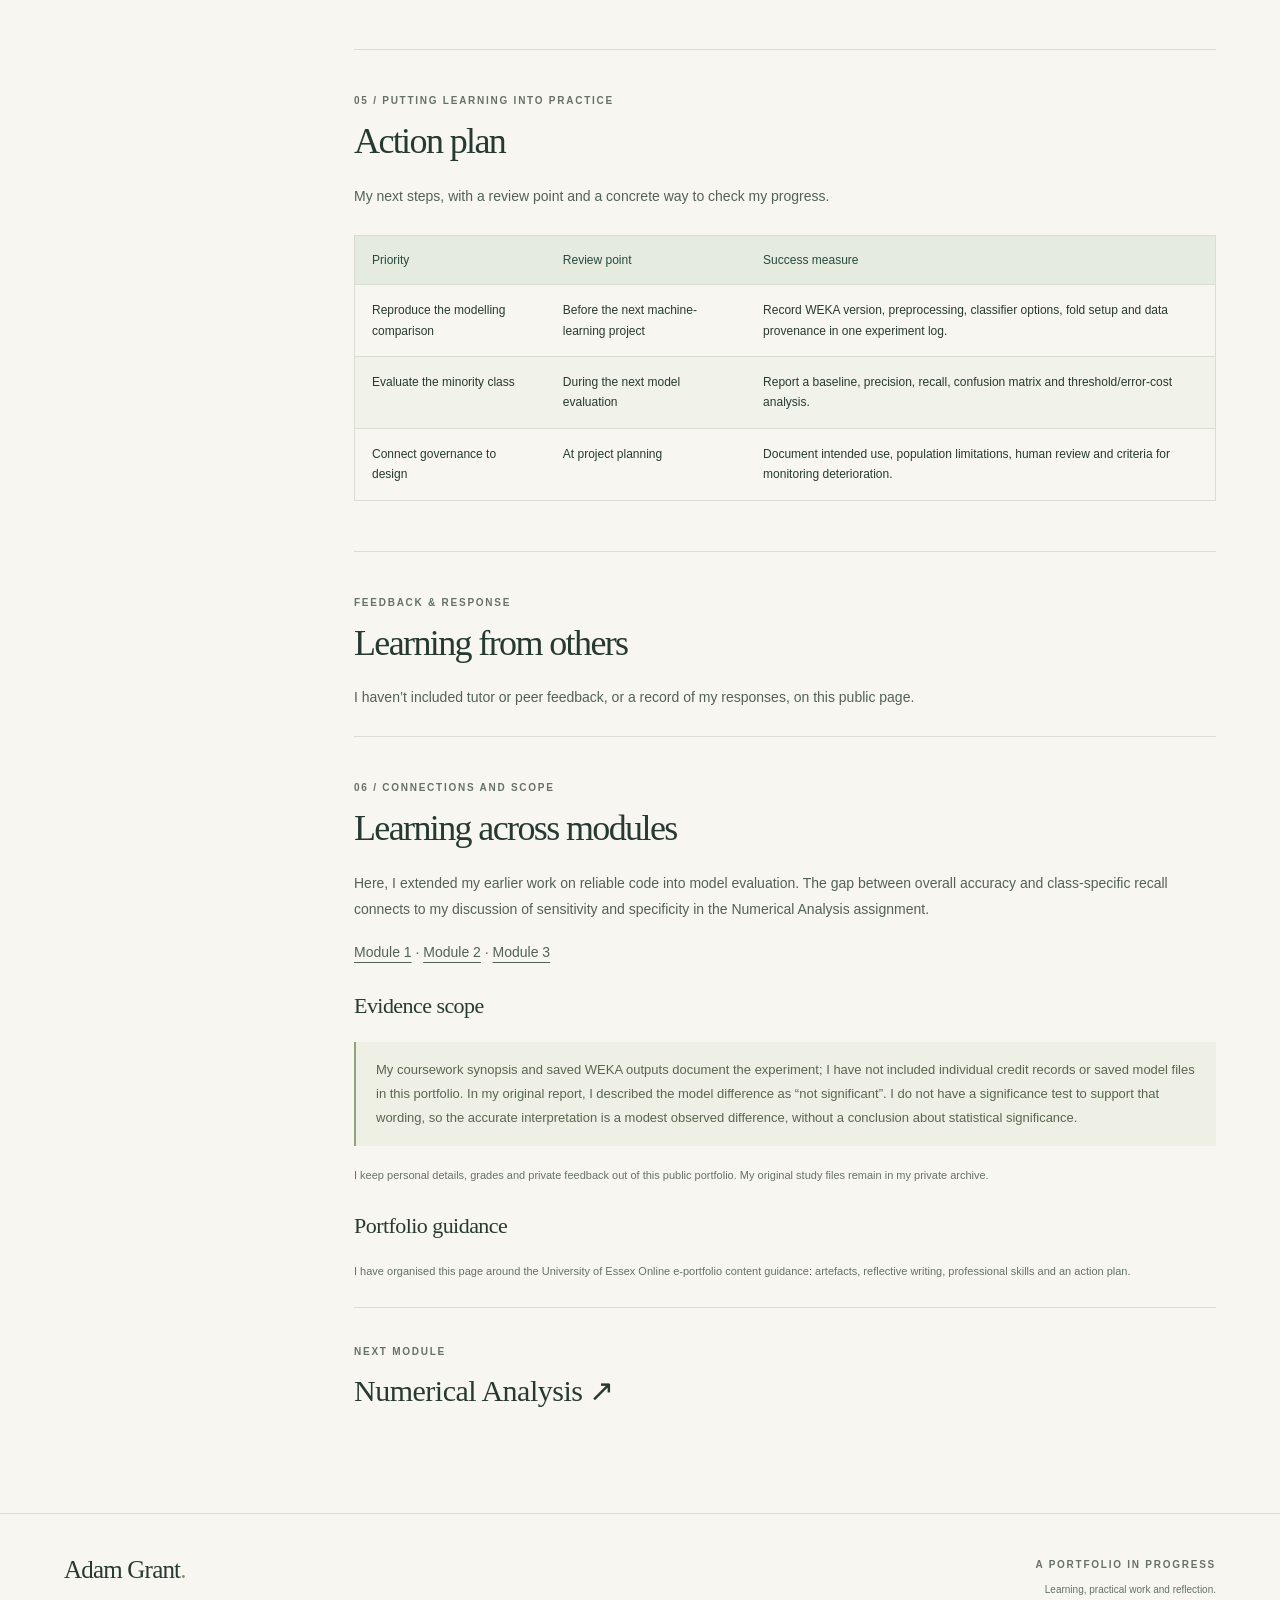
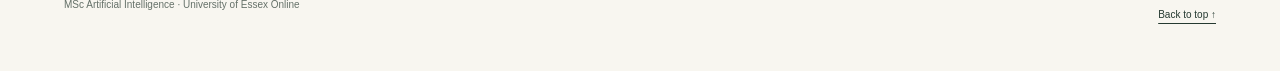
<file: module-ai.html>
<!doctype html><html lang="en-GB"><head><meta charset="utf-8"><meta name="viewport" content="width=device-width, initial-scale=1"><meta name="description" content="My MSc Artificial Intelligence learning portfolio: coursework, reflection and independent exploration."><title>Understanding Artificial Intelligence · Adam Grant</title><link rel="icon" href="favicon.svg" type="image/svg+xml"><link rel="stylesheet" href="style.css"><script defer src="site.js"></script><link rel="stylesheet" href="code-windows.css"></head><body id="top"><a class="skip" href="#main">Skip to content</a><header class="site-header"><a class="brand" href="index.html" aria-label="Adam Grant, home"><span class="monogram">ag<span>.</span></span><span>ADAM GRANT<small>MSc Artificial Intelligence</small></span></a><nav aria-label="Main navigation"><a  href="index.html">Home</a><a aria-current="page" href="index.html#modules">Modules</a><a  href="development.html">Development</a><a  href="projects.html">Independent work</a></nav></header><main id="main"><div class="module-hero"><a class="back-link" href="index.html#modules">← All modules</a><div class="eyebrow">Module 02 <span class="dot">/</span> Evidence collected</div><h1>Understanding Artificial Intelligence</h1><p class="lead">Exploring how models, people and organisations come together to make useful decisions.</p><div class="module-meta">WEKA · Model evaluation · Governance</div></div><div class="module-layout"><aside class="module-sidebar"><span class="eyebrow">In this module</span><nav aria-label="Module contents"><a href="#outcomes">Learning outcomes</a><a href="#evidence">Coursework & evidence</a><a href="#weka-output">Model output</a><a href="#reflection">Reflective review</a><a href="#skills">Skills matrix</a><a href="#plan">Development plan</a><a href="#feedback">Feedback</a><a href="#review">Connections & scope</a></nav></aside><div class="module-content"><section id="outcomes" class="module-section"><div class="eyebrow">01 / Purpose and progress</div><h2>Learning outcomes</h2><p class="intro">I use this portfolio as the module’s optional, formative record of my learning. Below, I have summarised the four learning outcomes and linked each to my coursework.</p><div class="table-wrap"><table><thead><tr><th scope="col">Module outcome</th><th scope="col">Evidence in this portfolio</th></tr></thead><tbody><tr><td>Understand legal, ethical and professional issues and AI’s social impact</td><td>Discussion summary and Industry 4.0/5.0 seminar; project analysis of fairness, privacy and human oversight.</td></tr><tr><td>Critically analyse AI concepts, principles, methods and problems</td><td>Comparison of J48 and RandomForest and interpretation of their confusion matrices.</td></tr><tr><td>Understand data requirements and applicable programming paradigms</td><td>Dataset selection, removal of the ID attribute and supervised classification workflow in WEKA.</td></tr><tr><td>Apply and evaluate AI tools for a business problem</td><td>Credit-risk feasibility report, ten-fold cross-validation outputs and recommendations for decision support.</td></tr></tbody></table></div><p class="small">Source: module overview and e-portfolio guidance (reviewed 7 October 2026).</p></section><section id="evidence" class="module-section"><div class="eyebrow">02 / Coursework summaries</div><h2>Evidence and artefacts</h2><p class="intro">I summarise my coursework below, alongside selected results and the original model outputs. I keep the complete assignments in my private study archive.</p><article class="artifact"><span class="tag">Collaborative discussion · Synopsis</span><h3>AI adoption and organisational change</h3><p>I examined why organisations adopt AI, starting with the availability of data, computing power and improved machine-learning methods. Retail and e-commerce provided examples of potential efficiency and revenue benefits. The discussion then broadened my focus to changes in skilled work and the organisational investment needed to make those benefits possible.</p><p>The productivity J-curve helped explain why adopting a system does not necessarily produce immediate gains: complementary changes to skills and working practices matter. My main conclusion was that governance, investment in people and management of change belong alongside technical capability when evaluating AI adoption. This was a discussion-based review, rather than a measurement of an organisation’s productivity.</p><p class="small">Selected reading: Brynjolfsson, Rock and Syverson (2021), <cite>The productivity J-curve</cite>; Leslie (2019), <a href="https://www.turing.ac.uk/research/publications/understanding-artificial-intelligence-ethics-and-safety"><cite>Understanding artificial intelligence ethics and safety</cite></a>.</p></article><article class="artifact"><span class="tag">Unit 2 seminar · Synopsis</span><h3>Industry 4.0 and Industry 5.0</h3><p>My seminar presentation compared Industry 4.0’s connected systems, data and automation with Industry 5.0’s emphasis on people, sustainability and resilience. I used industrial AI to examine how technical performance relates to reliability and usefulness in a working environment.</p><p>The presentation considered the social, economic, ethical and professional challenges of adoption, including human oversight and the difficulty of moving from pilots to wider use. I argued that explainability, collaboration and responsible design should be part of implementation decisions. The work was a review of the literature and its strategic implications; it did not test an industrial system or establish how well a particular deployment performed.</p><p class="small">Selected reading: Peres et al. (2020), <a href="https://doi.org/10.1109/ACCESS.2020.3042874"><cite>Industrial artificial intelligence in Industry 4.0: Systematic review, challenges and outlook</cite></a>.</p></article><article class="artifact"><span class="tag">AI solution implementation · Synopsis</span><h3>Credit-risk prediction using WEKA</h3><p>I compared J48 and RandomForest using 30,000 records from UCI’s credit-card default dataset. After removing the ID field, I ran both classifiers in WEKA with default settings and ten-fold cross-validation. The aim was to assess a credit-risk decision-support scenario and compare an interpretable tree with an ensemble model.</p><p>RandomForest achieved 81.66% accuracy against J48’s 80.33%, but identified only 37.1% of actual defaults. The majority-class baseline was already 77.88%, so the headline accuracy overstated the practical improvement. I concluded that further evaluation was needed, including error costs, sensitive or proxy features and performance on data representative of the intended users. The historical Taiwanese dataset and weak default recall limit the case for transferring these models to a UK lending context.</p><p class="small">Dataset: Yeh (2009), <a href="https://doi.org/10.24432/C55S3H"><cite>Default of credit card clients</cite></a>, UCI Machine Learning Repository. Selected experimental results and original model outputs follow.</p></article><article class="artifact"><span class="tag">Recorded experiment evidence</span><h3>Model comparison</h3><div class="table-wrap"><table><thead><tr><th scope="col">Metric</th><th scope="col">J48</th><th scope="col">RandomForest</th></tr></thead><tbody><tr><td>Correct classifications</td><td>24,099 / 30,000</td><td>24,499 / 30,000</td></tr><tr><td>Accuracy</td><td>80.33%</td><td>81.6633%</td></tr><tr><td>Default-class precision</td><td>0.590</td><td>0.650</td></tr><tr><td>Default-class recall</td><td>0.362</td><td>0.371</td></tr><tr><td>Default-class F-measure</td><td>0.448</td><td>0.472</td></tr><tr><td>False negatives</td><td>4,237</td><td>4,177</td></tr></tbody></table></div><p>These are the results from my saved ten-fold cross-validation outputs. RandomForest’s higher observed accuracy is accompanied by weak recall for defaults, so I treat these as experimental findings rather than evidence that the model is ready for deployment.</p><div class="links"><a href="evidence-ai-j48-results.txt">J48 output</a><a href="evidence-ai-randomforest-results.txt">RandomForest output</a></div><figure class="code-window" id="weka-output" data-code-file="evidence-ai-randomforest-results.txt"><figcaption class="code-toolbar"><span class="code-file"><span class="code-file-icon" aria-hidden="true">>_</span>RandomForest · recorded WEKA output</span><span class="code-language">Recorded output</span><a class="code-full-source" href="https://github.com/adamgrant100/ai-portfolio/blob/main/evidence-ai-randomforest-results.txt">Full output <span aria-hidden="true">↗</span></a></figcaption><pre class="code-viewport" tabindex="0" role="region" aria-label="Scrollable Recorded output: RandomForest · recorded WEKA output"><code class="language-text"><span class="gh">=== Run information ===
</span>
Scheme:       weka.classifiers.trees.RandomForest -P <span class="m">100</span> -I <span class="m">100</span> -num-slots <span class="m">1</span> -K <span class="m">0</span> -M <span class="m">1.0</span> -V <span class="m">0.001</span> -S <span class="m">1</span>
Relation:     credit_default-weka.filters.unsupervised.attribute.Remove-R1
Instances:    <span class="m">30000</span>
Attributes:   <span class="m">24</span>
<span class="gh">              LIMIT_BAL
</span><span class="gh">              SEX
</span><span class="gh">              EDUCATION
</span><span class="gh">              MARRIAGE
</span><span class="gh">              AGE
</span><span class="gh">              PAY_0
</span><span class="gh">              PAY_2
</span><span class="gh">              PAY_3
</span><span class="gh">              PAY_4
</span><span class="gh">              PAY_5
</span><span class="gh">              PAY_6
</span><span class="gh">              BILL_AMT1
</span><span class="gh">              BILL_AMT2
</span><span class="gh">              BILL_AMT3
</span><span class="gh">              BILL_AMT4
</span><span class="gh">              BILL_AMT5
</span><span class="gh">              BILL_AMT6
</span><span class="gh">              PAY_AMT1
</span><span class="gh">              PAY_AMT2
</span><span class="gh">              PAY_AMT3
</span><span class="gh">              PAY_AMT4
</span><span class="gh">              PAY_AMT5
</span><span class="gh">              PAY_AMT6
</span>              default_payment_next_month
Test mode:    <span class="m">10</span>-fold cross-validation

<span class="gh">=== Classifier model (full training set) ===
</span>
RandomForest

Bagging with <span class="m">100</span> iterations and base learner

weka.classifiers.trees.RandomTree -K <span class="m">0</span> -M <span class="m">1.0</span> -V <span class="m">0.001</span> -S <span class="m">1</span> -do-not-check-capabilities

Time taken to build model: <span class="m">21.31</span> seconds

<span class="gh">=== Stratified cross-validation ===
</span><span class="gh">=== Summary ===
</span>
Correctly Classified Instances       <span class="m">24499</span>               <span class="m">81.6633</span> %
Incorrectly Classified Instances      <span class="m">5501</span>               <span class="m">18.3367</span> %
Kappa statistic                          <span class="m">0.371</span> 
Mean absolute error                      <span class="m">0.2713</span>
Root mean squared error                  <span class="m">0.3711</span>
Relative absolute error                 <span class="m">78.7424</span> %
Root relative squared error             <span class="m">89.4127</span> %
Total Number of Instances            <span class="m">30000</span>     

<span class="gh">=== Detailed Accuracy By Class ===
</span>
                 TP Rate  FP Rate  Precision  Recall   F-Measure  MCC      ROC Area  PRC Area  Class
                 <span class="m">0.943</span>    <span class="m">0.629</span>    <span class="m">0.841</span>      <span class="m">0.943</span>    <span class="m">0.889</span>      <span class="m">0.392</span>    <span class="m">0.766</span>     <span class="m">0.902</span>     <span class="m">0</span>
                 <span class="m">0.371</span>    <span class="m">0.057</span>    <span class="m">0.650</span>      <span class="m">0.371</span>    <span class="m">0.472</span>      <span class="m">0.392</span>    <span class="m">0.766</span>     <span class="m">0.537</span>     <span class="m">1</span>
Weighted Avg.    <span class="m">0.817</span>    <span class="m">0.503</span>    <span class="m">0.799</span>      <span class="m">0.817</span>    <span class="m">0.797</span>      <span class="m">0.392</span>    <span class="m">0.766</span>     <span class="m">0.822</span>     

<span class="gh">=== Confusion Matrix ===
</span>
     a     b   &lt;-- classified as
 <span class="m">22040</span>  <span class="m">1324</span> |     a = <span class="m">0</span>
  <span class="m">4177</span>  <span class="m">2459</span> |     b = <span class="m">1</span></code></pre><div class="code-status"><span>Recorded output · 66 lines</span><span>Scroll to explore</span></div></figure></article></section><section id="reflection" class="module-section"><div class="eyebrow">03 / What · So what · What next</div><h2>Reflective review</h2><div class="reflection"><p class="small">Looking back at my coursework using the departmental three-question framework.</p><h3>What?</h3><p>In my discussion summary, I described how my understanding of AI adoption moved from efficiency and revenue to organisational change requiring investment in people and governance. In my WEKA project, I applied that perspective to a credit-risk problem by comparing two classifiers.</p><h3>So what?</h3><p>My RandomForest results show 81.6633% accuracy, but default-class recall is only 0.371. Against the 77.88% majority-class baseline in my report, headline accuracy alone gives an incomplete picture. I need to consider which errors matter, how the data represent the intended setting, and whether people can inspect and challenge a result. My project supports an initial feasibility judgement; it does not establish that the model is ready for deployment.</p><h3>What next?</h3><p>My next steps are to evaluate threshold and error-cost choices, document preprocessing and assess potential proxy features. I need to compare against an explicit baseline and use suitable validation for the intended population, keeping the configuration, data provenance and evaluation outputs so that I can reproduce the comparison.</p></div></section><section id="skills" class="module-section"><div class="eyebrow">04 / Professional development</div><h2>Skills matrix</h2><p class="intro">My development priorities, based on the coursework below.</p><div class="table-wrap"><table><thead><tr><th scope="col">Skill</th><th scope="col">Evidence</th><th scope="col">Development priority</th></tr></thead><tbody><tr><td>AI methods and digital tools</td><td>J48 and RandomForest experiment in WEKA</td><td>Retain the exact preprocessing and evaluation configuration.</td></tr><tr><td>Numeracy and critical evaluation</td><td>Confusion matrices and class-specific metrics</td><td>Evaluate error costs and precision–recall trade-offs.</td></tr><tr><td>Commercial awareness</td><td>Credit-risk feasibility report</td><td>Link evaluation criteria to the business problem and human review workflow.</td></tr><tr><td>Ethics and governance</td><td>Discussion summary and project limitations</td><td>Examine fairness, representativeness and sensitive or proxy features.</td></tr><tr><td>Communication and reflection</td><td>Discussion summary and seminar slides</td><td>Explain the difference between technical performance and organisational value.</td></tr></tbody></table></div></section><section id="plan" class="module-section"><div class="eyebrow">05 / Putting learning into practice</div><h2>Action plan</h2><p class="intro">My next steps, with a review point and a concrete way to check my progress.</p><div class="table-wrap"><table><thead><tr><th scope="col">Priority</th><th scope="col">Review point</th><th scope="col">Success measure</th></tr></thead><tbody><tr><td>Reproduce the modelling comparison</td><td>Before the next machine-learning project</td><td>Record WEKA version, preprocessing, classifier options, fold setup and data provenance in one experiment log.</td></tr><tr><td>Evaluate the minority class</td><td>During the next model evaluation</td><td>Report a baseline, precision, recall, confusion matrix and threshold/error-cost analysis.</td></tr><tr><td>Connect governance to design</td><td>At project planning</td><td>Document intended use, population limitations, human review and criteria for monitoring deterioration.</td></tr></tbody></table></div></section><section id="feedback" class="module-section"><div class="eyebrow">Feedback & response</div><h2>Learning from others</h2><p>I haven’t included tutor or peer feedback, or a record of my responses, on this public page.</p></section><section id="review" class="module-section"><div class="eyebrow">06 / Connections and scope</div><h2>Learning across modules</h2><p class="learning-loop">Here, I extended my earlier work on reliable code into model evaluation. The gap between overall accuracy and class-specific recall connects to my discussion of sensitivity and specificity in the Numerical Analysis assignment.</p><p><a href="module-computing.html">Module 1</a> · <a href="module-ai.html">Module 2</a> · <a href="module-numerical.html">Module 3</a></p><h3>Evidence scope</h3><p class="note">My coursework synopsis and saved WEKA outputs document the experiment; I have not included individual credit records or saved model files in this portfolio. In my original report, I described the model difference as “not significant”. I do not have a significance test to support that wording, so the accurate interpretation is a modest observed difference, without a conclusion about statistical significance.</p><p class="small">I keep personal details, grades and private feedback out of this public portfolio. My original study files remain in my private archive.</p><h3>Portfolio guidance</h3><p class="small">I have organised this page around the University of Essex Online e-portfolio content guidance: artefacts, reflective writing, professional skills and an action plan.</p></section><a class="next-module" href="module-numerical.html"><span class="eyebrow">Next module</span><span>Numerical Analysis ↗</span></a></div></div></main><footer class="site-footer"><div><a class="footer-name" href="index.html">Adam Grant<span>.</span></a><p>MSc Artificial Intelligence · University of Essex Online</p></div><div><span class="eyebrow">A portfolio in progress</span><p>Learning, practical work and reflection.</p><a href="#top">Back to top ↑</a></div></footer></body></html>
</file>
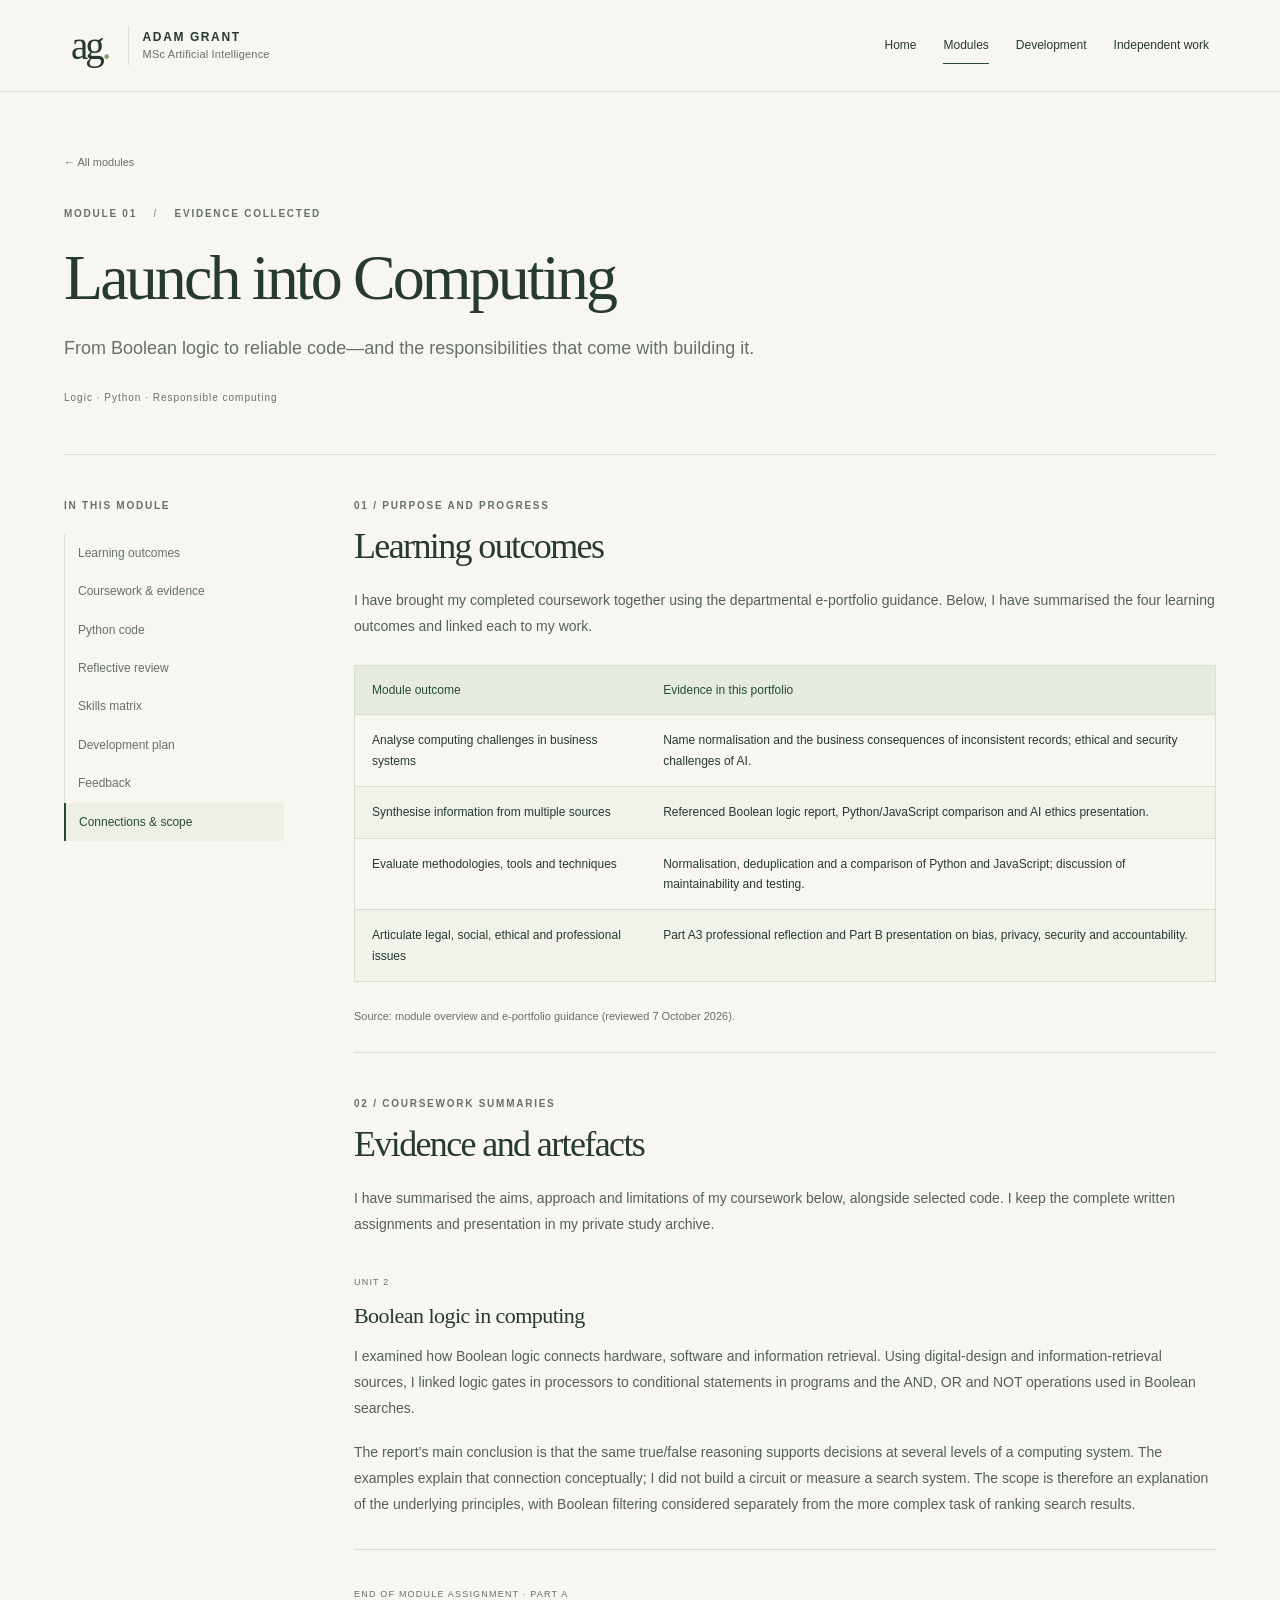
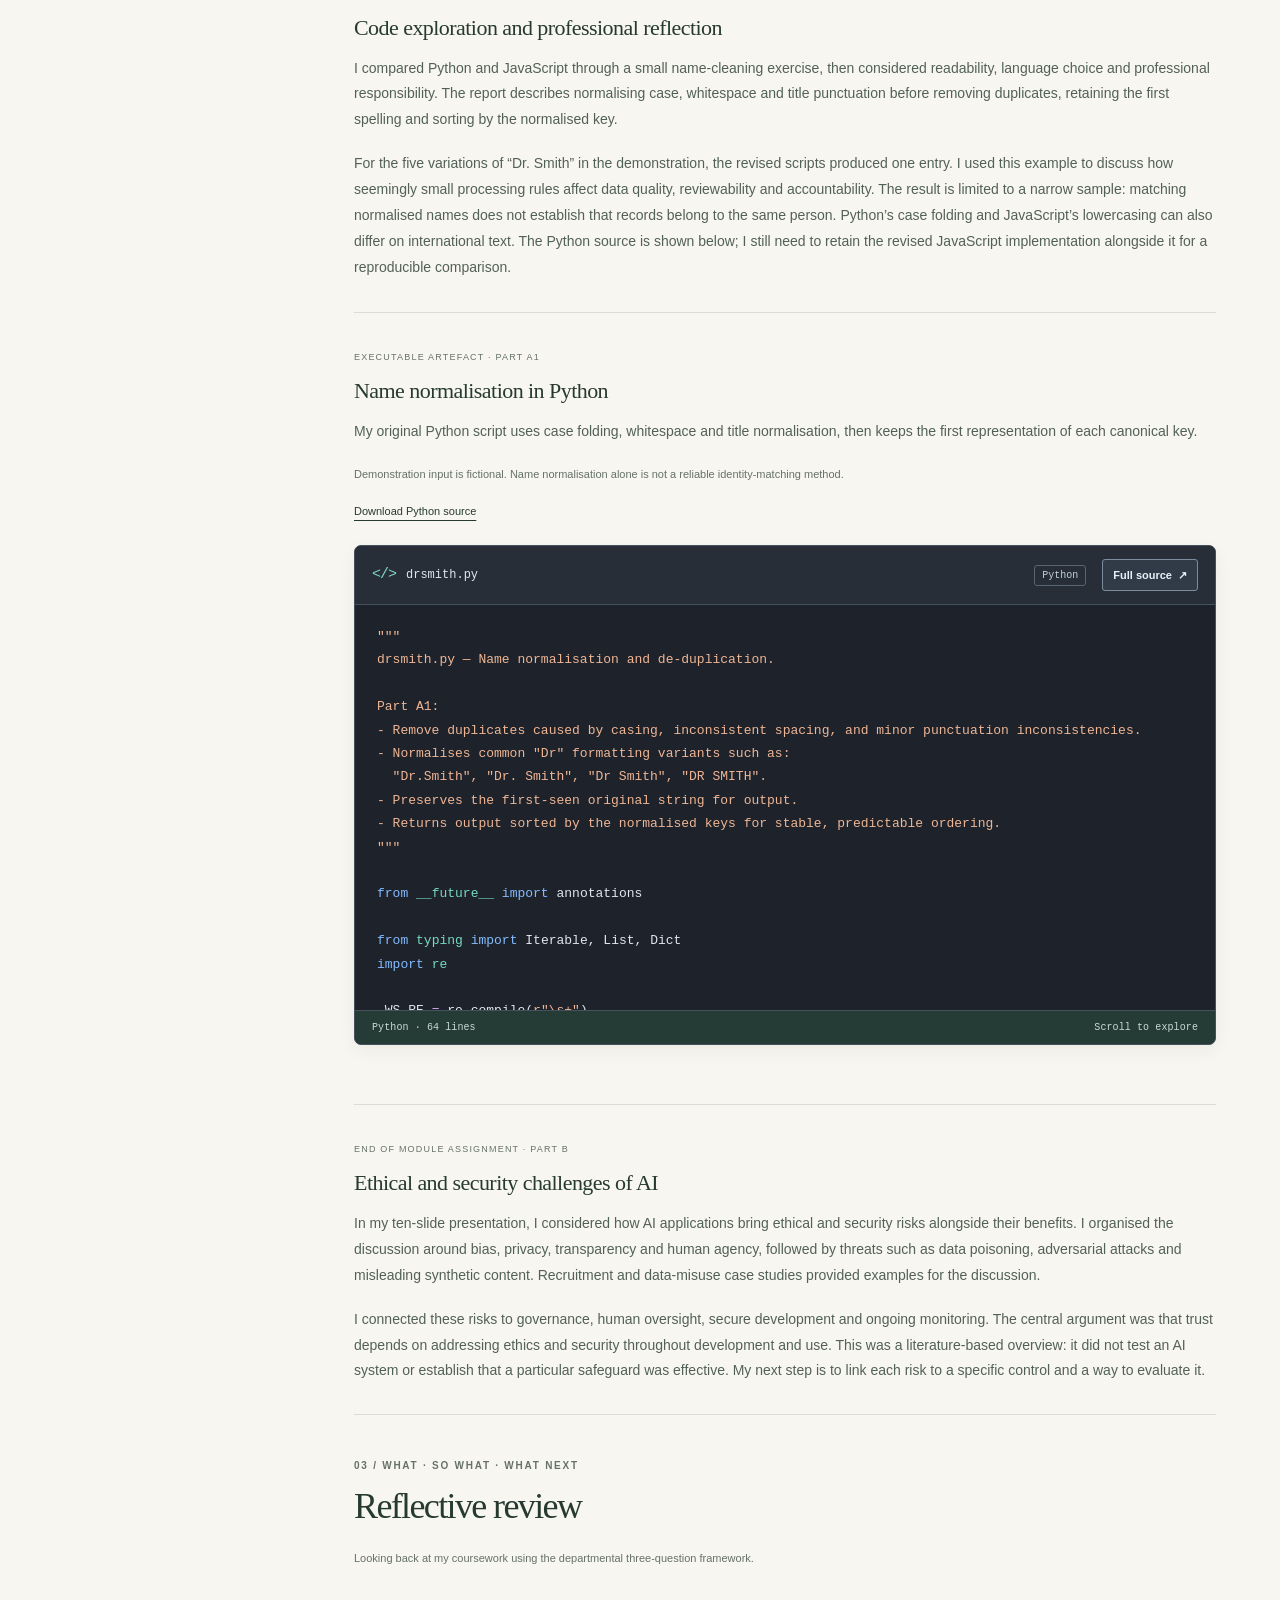
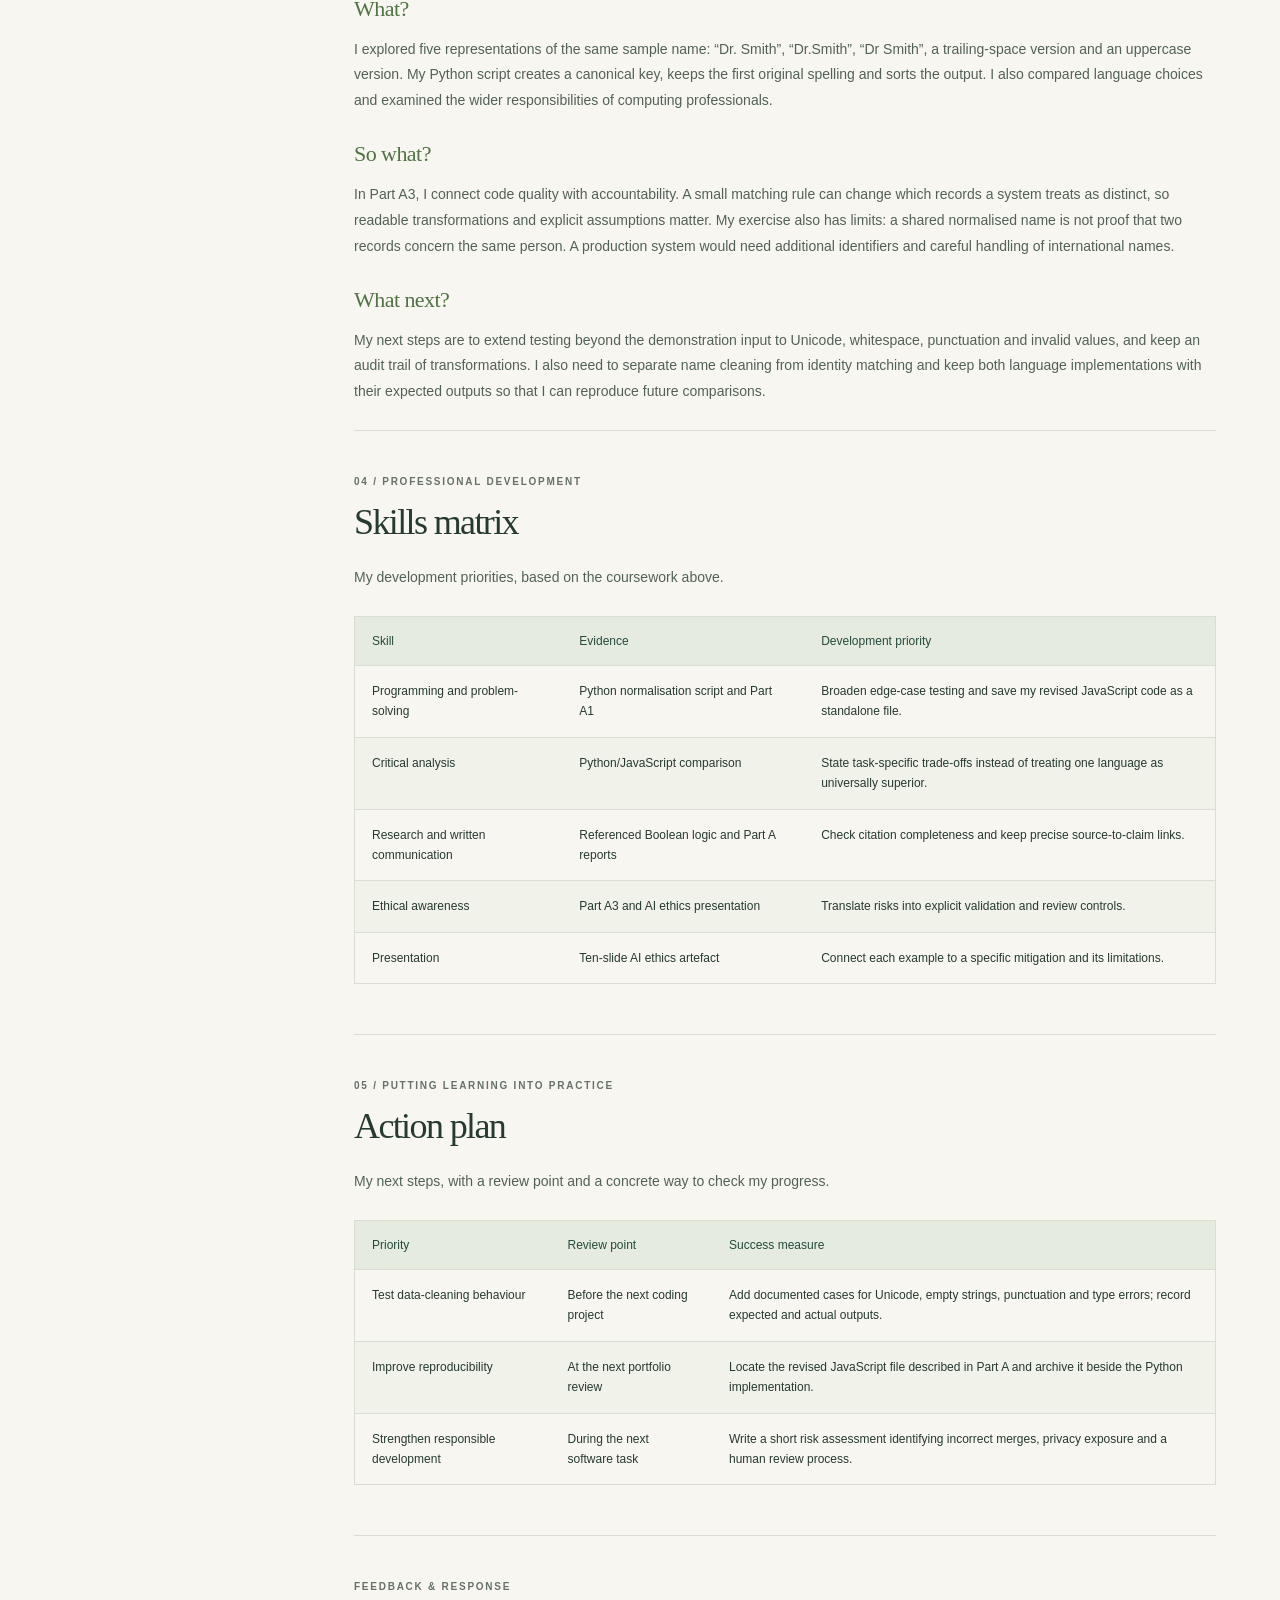
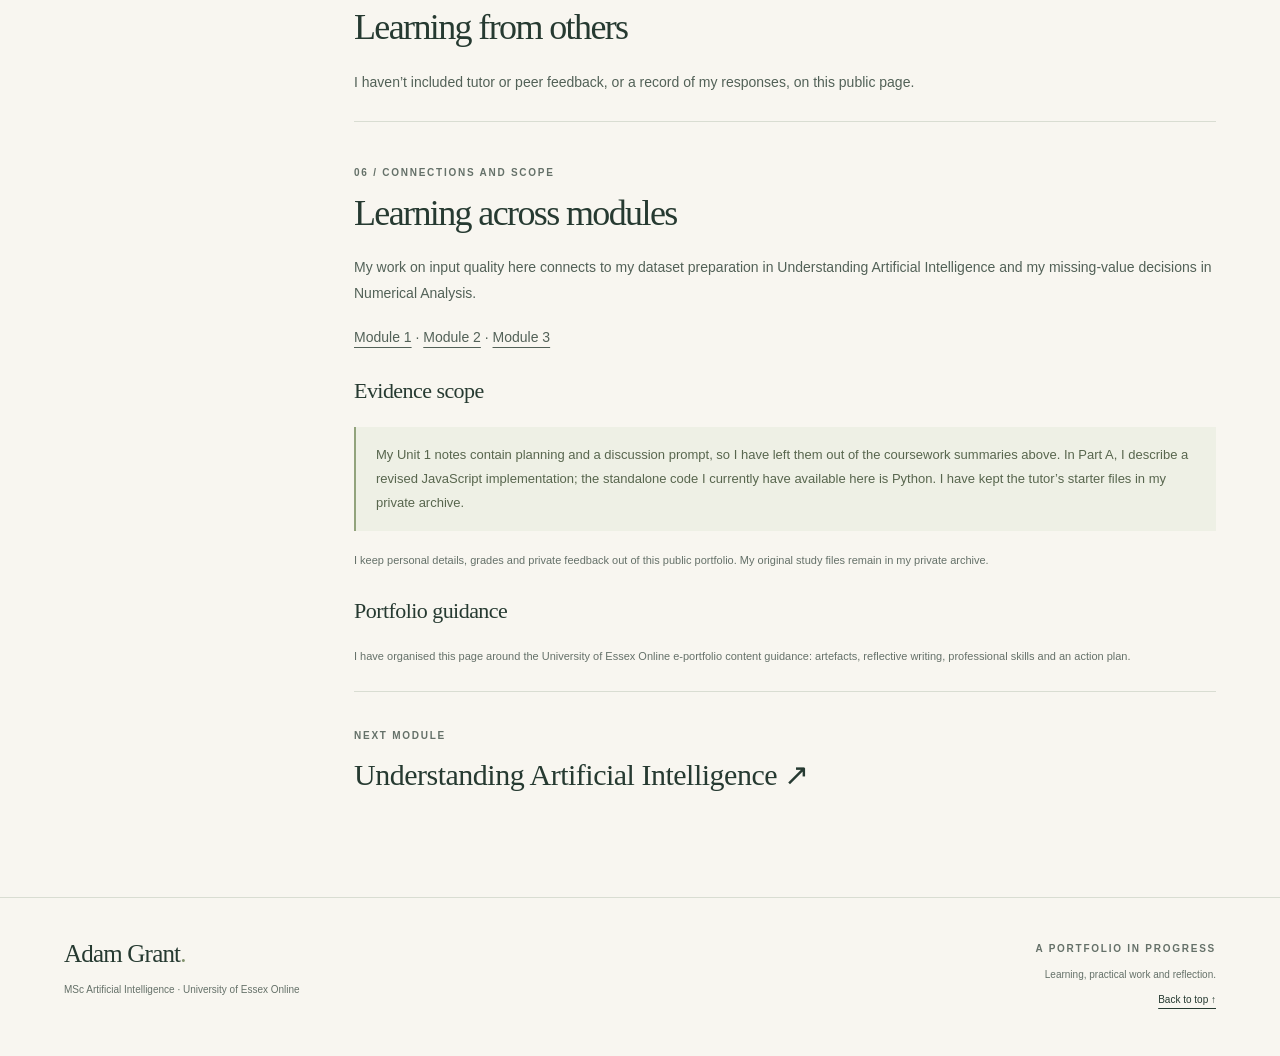
<file: module-computing.html>
<!doctype html><html lang="en-GB"><head><meta charset="utf-8"><meta name="viewport" content="width=device-width, initial-scale=1"><meta name="description" content="My MSc Artificial Intelligence learning portfolio: coursework, reflection and independent exploration."><title>Launch into Computing · Adam Grant</title><link rel="icon" href="favicon.svg" type="image/svg+xml"><link rel="stylesheet" href="style.css"><script defer src="site.js"></script><link rel="stylesheet" href="code-windows.css"></head><body id="top"><a class="skip" href="#main">Skip to content</a><header class="site-header"><a class="brand" href="index.html" aria-label="Adam Grant, home"><span class="monogram">ag<span>.</span></span><span>ADAM GRANT<small>MSc Artificial Intelligence</small></span></a><nav aria-label="Main navigation"><a  href="index.html">Home</a><a aria-current="page" href="index.html#modules">Modules</a><a  href="development.html">Development</a><a  href="projects.html">Independent work</a></nav></header><main id="main"><div class="module-hero"><a class="back-link" href="index.html#modules">← All modules</a><div class="eyebrow">Module 01 <span class="dot">/</span> Evidence collected</div><h1>Launch into Computing</h1><p class="lead">From Boolean logic to reliable code—and the responsibilities that come with building it.</p><div class="module-meta">Logic · Python · Responsible computing</div></div><div class="module-layout"><aside class="module-sidebar"><span class="eyebrow">In this module</span><nav aria-label="Module contents"><a href="#outcomes">Learning outcomes</a><a href="#evidence">Coursework & evidence</a><a href="#python-source">Python code</a><a href="#reflection">Reflective review</a><a href="#skills">Skills matrix</a><a href="#plan">Development plan</a><a href="#feedback">Feedback</a><a href="#review">Connections & scope</a></nav></aside><div class="module-content"><section id="outcomes" class="module-section"><div class="eyebrow">01 / Purpose and progress</div><h2>Learning outcomes</h2><p class="intro">I have brought my completed coursework together using the departmental e-portfolio guidance. Below, I have summarised the four learning outcomes and linked each to my work.</p><div class="table-wrap"><table><thead><tr><th scope="col">Module outcome</th><th scope="col">Evidence in this portfolio</th></tr></thead><tbody><tr><td>Analyse computing challenges in business systems</td><td>Name normalisation and the business consequences of inconsistent records; ethical and security challenges of AI.</td></tr><tr><td>Synthesise information from multiple sources</td><td>Referenced Boolean logic report, Python/JavaScript comparison and AI ethics presentation.</td></tr><tr><td>Evaluate methodologies, tools and techniques</td><td>Normalisation, deduplication and a comparison of Python and JavaScript; discussion of maintainability and testing.</td></tr><tr><td>Articulate legal, social, ethical and professional issues</td><td>Part A3 professional reflection and Part B presentation on bias, privacy, security and accountability.</td></tr></tbody></table></div><p class="small">Source: module overview and e-portfolio guidance (reviewed 7 October 2026).</p></section><section id="evidence" class="module-section"><div class="eyebrow">02 / Coursework summaries</div><h2>Evidence and artefacts</h2><p class="intro">I have summarised the aims, approach and limitations of my coursework below, alongside selected code. I keep the complete written assignments and presentation in my private study archive.</p><article class="artifact"><span class="tag">Unit 2</span><h3>Boolean logic in computing</h3><p>I examined how Boolean logic connects hardware, software and information retrieval. Using digital-design and information-retrieval sources, I linked logic gates in processors to conditional statements in programs and the AND, OR and NOT operations used in Boolean searches.</p><p>The report’s main conclusion is that the same true/false reasoning supports decisions at several levels of a computing system. The examples explain that connection conceptually; I did not build a circuit or measure a search system. The scope is therefore an explanation of the underlying principles, with Boolean filtering considered separately from the more complex task of ranking search results.</p></article><article class="artifact"><span class="tag">End of module assignment · Part A</span><h3>Code exploration and professional reflection</h3><p>I compared Python and JavaScript through a small name-cleaning exercise, then considered readability, language choice and professional responsibility. The report describes normalising case, whitespace and title punctuation before removing duplicates, retaining the first spelling and sorting by the normalised key.</p><p>For the five variations of “Dr. Smith” in the demonstration, the revised scripts produced one entry. I used this example to discuss how seemingly small processing rules affect data quality, reviewability and accountability. The result is limited to a narrow sample: matching normalised names does not establish that records belong to the same person. Python’s case folding and JavaScript’s lowercasing can also differ on international text. The Python source is shown below; I still need to retain the revised JavaScript implementation alongside it for a reproducible comparison.</p></article><article class="artifact"><span class="tag">Executable artefact · Part A1</span><h3>Name normalisation in Python</h3><p>My original Python script uses case folding, whitespace and title normalisation, then keeps the first representation of each canonical key.</p><p class="small">Demonstration input is fictional. Name normalisation alone is not a reliable identity-matching method.</p><div class="links"><a href="evidence-computing-drsmith_python.py" download>Download Python source</a></div><figure class="code-window" id="python-source" data-code-file="evidence-computing-drsmith_python.py"><figcaption class="code-toolbar"><span class="code-file"><span class="code-file-icon" aria-hidden="true">&lt;/&gt;</span>drsmith.py</span><span class="code-language">Python</span><a class="code-full-source" href="https://github.com/adamgrant100/ai-portfolio/blob/main/evidence-computing-drsmith_python.py">Full source <span aria-hidden="true">↗</span></a></figcaption><pre class="code-viewport" tabindex="0" role="region" aria-label="Scrollable Python: drsmith.py"><code class="language-python"><span class="sd">&quot;&quot;&quot;</span>
<span class="sd">drsmith.py — Name normalisation and de-duplication.</span>

<span class="sd">Part A1:</span>
<span class="sd">- Remove duplicates caused by casing, inconsistent spacing, and minor punctuation inconsistencies.</span>
<span class="sd">- Normalises common &quot;Dr&quot; formatting variants such as:</span>
<span class="sd">  &quot;Dr.Smith&quot;, &quot;Dr. Smith&quot;, &quot;Dr Smith&quot;, &quot;DR SMITH&quot;.</span>
<span class="sd">- Preserves the first-seen original string for output.</span>
<span class="sd">- Returns output sorted by the normalised keys for stable, predictable ordering.</span>
<span class="sd">&quot;&quot;&quot;</span>

<span class="kn">from</span><span class="w"> </span><span class="nn">__future__</span><span class="w"> </span><span class="kn">import</span> <span class="n">annotations</span>

<span class="kn">from</span><span class="w"> </span><span class="nn">typing</span><span class="w"> </span><span class="kn">import</span> <span class="n">Iterable</span><span class="p">,</span> <span class="n">List</span><span class="p">,</span> <span class="n">Dict</span>
<span class="kn">import</span><span class="w"> </span><span class="nn">re</span>

<span class="n">_WS_RE</span> <span class="o">=</span> <span class="n">re</span><span class="o">.</span><span class="n">compile</span><span class="p">(</span><span class="sa">r</span><span class="s2">&quot;\s+&quot;</span><span class="p">)</span>
<span class="n">_DOT_BETWEEN_LETTERS_RE</span> <span class="o">=</span> <span class="n">re</span><span class="o">.</span><span class="n">compile</span><span class="p">(</span><span class="sa">r</span><span class="s2">&quot;(?i)([a-z])\.(?=[a-z])&quot;</span><span class="p">)</span>
<span class="n">_DR_MISSING_DOT_RE</span> <span class="o">=</span> <span class="n">re</span><span class="o">.</span><span class="n">compile</span><span class="p">(</span><span class="sa">r</span><span class="s2">&quot;(?i)\bdr\b(?!\.)\s+&quot;</span><span class="p">)</span>


<span class="k">def</span><span class="w"> </span><span class="nf">normalize_name</span><span class="p">(</span><span class="n">name</span><span class="p">:</span> <span class="nb">str</span><span class="p">)</span> <span class="o">-&gt;</span> <span class="nb">str</span><span class="p">:</span>
<span class="w">    </span><span class="sd">&quot;&quot;&quot;</span>
<span class="sd">    Produces a canonical key for de-duplication.</span>

<span class="sd">    Steps:</span>
<span class="sd">    1) casefold + strip</span>
<span class="sd">    2) normalise &quot;Dr&quot; without dot: &quot;dr smith&quot; -&gt; &quot;dr. smith&quot;</span>
<span class="sd">    3) normalise dot spacing between letters: &quot;dr.smith&quot; -&gt; &quot;dr. smith&quot;</span>
<span class="sd">    4) collapse whitespace</span>
<span class="sd">    &quot;&quot;&quot;</span>
    <span class="k">if</span> <span class="ow">not</span> <span class="nb">isinstance</span><span class="p">(</span><span class="n">name</span><span class="p">,</span> <span class="nb">str</span><span class="p">):</span>
        <span class="k">raise</span> <span class="ne">TypeError</span><span class="p">(</span><span class="sa">f</span><span class="s2">&quot;name must be a str, got </span><span class="si">{</span><span class="nb">type</span><span class="p">(</span><span class="n">name</span><span class="p">)</span><span class="o">.</span><span class="vm">__name__</span><span class="si">}</span><span class="s2">&quot;</span><span class="p">)</span>

    <span class="n">s</span> <span class="o">=</span> <span class="n">name</span><span class="o">.</span><span class="n">casefold</span><span class="p">()</span><span class="o">.</span><span class="n">strip</span><span class="p">()</span>
    <span class="n">s</span> <span class="o">=</span> <span class="n">_DR_MISSING_DOT_RE</span><span class="o">.</span><span class="n">sub</span><span class="p">(</span><span class="s2">&quot;dr. &quot;</span><span class="p">,</span> <span class="n">s</span><span class="p">)</span>
    <span class="n">s</span> <span class="o">=</span> <span class="n">_DOT_BETWEEN_LETTERS_RE</span><span class="o">.</span><span class="n">sub</span><span class="p">(</span><span class="sa">r</span><span class="s2">&quot;\1. &quot;</span><span class="p">,</span> <span class="n">s</span><span class="p">)</span>
    <span class="n">s</span> <span class="o">=</span> <span class="n">_WS_RE</span><span class="o">.</span><span class="n">sub</span><span class="p">(</span><span class="s2">&quot; &quot;</span><span class="p">,</span> <span class="n">s</span><span class="p">)</span>
    <span class="k">return</span> <span class="n">s</span>


<span class="k">def</span><span class="w"> </span><span class="nf">process_names</span><span class="p">(</span><span class="n">names</span><span class="p">:</span> <span class="n">Iterable</span><span class="p">[</span><span class="nb">str</span><span class="p">])</span> <span class="o">-&gt;</span> <span class="n">List</span><span class="p">[</span><span class="nb">str</span><span class="p">]:</span>
<span class="w">    </span><span class="sd">&quot;&quot;&quot;</span>
<span class="sd">    De-duplicate names, preserving the first-seen original string for each normalised key.</span>
<span class="sd">    Returns results sorted by normalised key.</span>
<span class="sd">    &quot;&quot;&quot;</span>
    <span class="n">first_seen</span><span class="p">:</span> <span class="n">Dict</span><span class="p">[</span><span class="nb">str</span><span class="p">,</span> <span class="nb">str</span><span class="p">]</span> <span class="o">=</span> <span class="p">{}</span>

    <span class="k">for</span> <span class="n">original</span> <span class="ow">in</span> <span class="n">names</span><span class="p">:</span>
        <span class="n">key</span> <span class="o">=</span> <span class="n">normalize_name</span><span class="p">(</span><span class="n">original</span><span class="p">)</span>
        <span class="k">if</span> <span class="n">key</span> <span class="ow">not</span> <span class="ow">in</span> <span class="n">first_seen</span><span class="p">:</span>
            <span class="n">first_seen</span><span class="p">[</span><span class="n">key</span><span class="p">]</span> <span class="o">=</span> <span class="n">original</span> <span class="k">if</span> <span class="nb">isinstance</span><span class="p">(</span><span class="n">original</span><span class="p">,</span> <span class="nb">str</span><span class="p">)</span> <span class="k">else</span> <span class="nb">str</span><span class="p">(</span><span class="n">original</span><span class="p">)</span>

    <span class="k">return</span> <span class="p">[</span><span class="n">first_seen</span><span class="p">[</span><span class="n">k</span><span class="p">]</span> <span class="k">for</span> <span class="n">k</span> <span class="ow">in</span> <span class="nb">sorted</span><span class="p">(</span><span class="n">first_seen</span><span class="o">.</span><span class="n">keys</span><span class="p">())]</span>


<span class="k">def</span><span class="w"> </span><span class="nf">_demo</span><span class="p">()</span> <span class="o">-&gt;</span> <span class="kc">None</span><span class="p">:</span>
    <span class="n">test_names</span> <span class="o">=</span> <span class="p">[</span><span class="s2">&quot;Dr. Smith&quot;</span><span class="p">,</span> <span class="s2">&quot;Dr.Smith&quot;</span><span class="p">,</span> <span class="s2">&quot;Dr Smith&quot;</span><span class="p">,</span> <span class="s2">&quot;Dr Smith &quot;</span><span class="p">,</span> <span class="s2">&quot;DR SMITH&quot;</span><span class="p">]</span>
    <span class="nb">print</span><span class="p">(</span><span class="s2">&quot;Original list:&quot;</span><span class="p">,</span> <span class="n">test_names</span><span class="p">)</span>
    <span class="nb">print</span><span class="p">(</span><span class="s2">&quot;Processed list:&quot;</span><span class="p">,</span> <span class="n">process_names</span><span class="p">(</span><span class="n">test_names</span><span class="p">))</span>


<span class="k">if</span> <span class="vm">__name__</span> <span class="o">==</span> <span class="s2">&quot;__main__&quot;</span><span class="p">:</span>
    <span class="n">_demo</span><span class="p">()</span></code></pre><div class="code-status"><span>Python · 64 lines</span><span>Scroll to explore</span></div></figure></article><article class="artifact"><span class="tag">End of module assignment · Part B</span><h3>Ethical and security challenges of AI</h3><p>In my ten-slide presentation, I considered how AI applications bring ethical and security risks alongside their benefits. I organised the discussion around bias, privacy, transparency and human agency, followed by threats such as data poisoning, adversarial attacks and misleading synthetic content. Recruitment and data-misuse case studies provided examples for the discussion.</p><p>I connected these risks to governance, human oversight, secure development and ongoing monitoring. The central argument was that trust depends on addressing ethics and security throughout development and use. This was a literature-based overview: it did not test an AI system or establish that a particular safeguard was effective. My next step is to link each risk to a specific control and a way to evaluate it.</p></article></section><section id="reflection" class="module-section"><div class="eyebrow">03 / What · So what · What next</div><h2>Reflective review</h2><div class="reflection"><p class="small">Looking back at my coursework using the departmental three-question framework.</p><h3>What?</h3><p>I explored five representations of the same sample name: “Dr. Smith”, “Dr.Smith”, “Dr Smith”, a trailing-space version and an uppercase version. My Python script creates a canonical key, keeps the first original spelling and sorts the output. I also compared language choices and examined the wider responsibilities of computing professionals.</p><h3>So what?</h3><p>In Part A3, I connect code quality with accountability. A small matching rule can change which records a system treats as distinct, so readable transformations and explicit assumptions matter. My exercise also has limits: a shared normalised name is not proof that two records concern the same person. A production system would need additional identifiers and careful handling of international names.</p><h3>What next?</h3><p>My next steps are to extend testing beyond the demonstration input to Unicode, whitespace, punctuation and invalid values, and keep an audit trail of transformations. I also need to separate name cleaning from identity matching and keep both language implementations with their expected outputs so that I can reproduce future comparisons.</p></div></section><section id="skills" class="module-section"><div class="eyebrow">04 / Professional development</div><h2>Skills matrix</h2><p class="intro">My development priorities, based on the coursework above.</p><div class="table-wrap"><table><thead><tr><th scope="col">Skill</th><th scope="col">Evidence</th><th scope="col">Development priority</th></tr></thead><tbody><tr><td>Programming and problem-solving</td><td>Python normalisation script and Part A1</td><td>Broaden edge-case testing and save my revised JavaScript code as a standalone file.</td></tr><tr><td>Critical analysis</td><td>Python/JavaScript comparison</td><td>State task-specific trade-offs instead of treating one language as universally superior.</td></tr><tr><td>Research and written communication</td><td>Referenced Boolean logic and Part A reports</td><td>Check citation completeness and keep precise source-to-claim links.</td></tr><tr><td>Ethical awareness</td><td>Part A3 and AI ethics presentation</td><td>Translate risks into explicit validation and review controls.</td></tr><tr><td>Presentation</td><td>Ten-slide AI ethics artefact</td><td>Connect each example to a specific mitigation and its limitations.</td></tr></tbody></table></div></section><section id="plan" class="module-section"><div class="eyebrow">05 / Putting learning into practice</div><h2>Action plan</h2><p class="intro">My next steps, with a review point and a concrete way to check my progress.</p><div class="table-wrap"><table><thead><tr><th scope="col">Priority</th><th scope="col">Review point</th><th scope="col">Success measure</th></tr></thead><tbody><tr><td>Test data-cleaning behaviour</td><td>Before the next coding project</td><td>Add documented cases for Unicode, empty strings, punctuation and type errors; record expected and actual outputs.</td></tr><tr><td>Improve reproducibility</td><td>At the next portfolio review</td><td>Locate the revised JavaScript file described in Part A and archive it beside the Python implementation.</td></tr><tr><td>Strengthen responsible development</td><td>During the next software task</td><td>Write a short risk assessment identifying incorrect merges, privacy exposure and a human review process.</td></tr></tbody></table></div></section><section id="feedback" class="module-section"><div class="eyebrow">Feedback & response</div><h2>Learning from others</h2><p>I haven’t included tutor or peer feedback, or a record of my responses, on this public page.</p></section><section id="review" class="module-section"><div class="eyebrow">06 / Connections and scope</div><h2>Learning across modules</h2><p class="learning-loop">My work on input quality here connects to my dataset preparation in Understanding Artificial Intelligence and my missing-value decisions in Numerical Analysis.</p><p><a href="module-computing.html">Module 1</a> · <a href="module-ai.html">Module 2</a> · <a href="module-numerical.html">Module 3</a></p><h3>Evidence scope</h3><p class="note">My Unit 1 notes contain planning and a discussion prompt, so I have left them out of the coursework summaries above. In Part A, I describe a revised JavaScript implementation; the standalone code I currently have available here is Python. I have kept the tutor’s starter files in my private archive.</p><p class="small">I keep personal details, grades and private feedback out of this public portfolio. My original study files remain in my private archive.</p><h3>Portfolio guidance</h3><p class="small">I have organised this page around the University of Essex Online e-portfolio content guidance: artefacts, reflective writing, professional skills and an action plan.</p></section><a class="next-module" href="module-ai.html"><span class="eyebrow">Next module</span><span>Understanding Artificial Intelligence ↗</span></a></div></div></main><footer class="site-footer"><div><a class="footer-name" href="index.html">Adam Grant<span>.</span></a><p>MSc Artificial Intelligence · University of Essex Online</p></div><div><span class="eyebrow">A portfolio in progress</span><p>Learning, practical work and reflection.</p><a href="#top">Back to top ↑</a></div></footer></body></html>
</file>
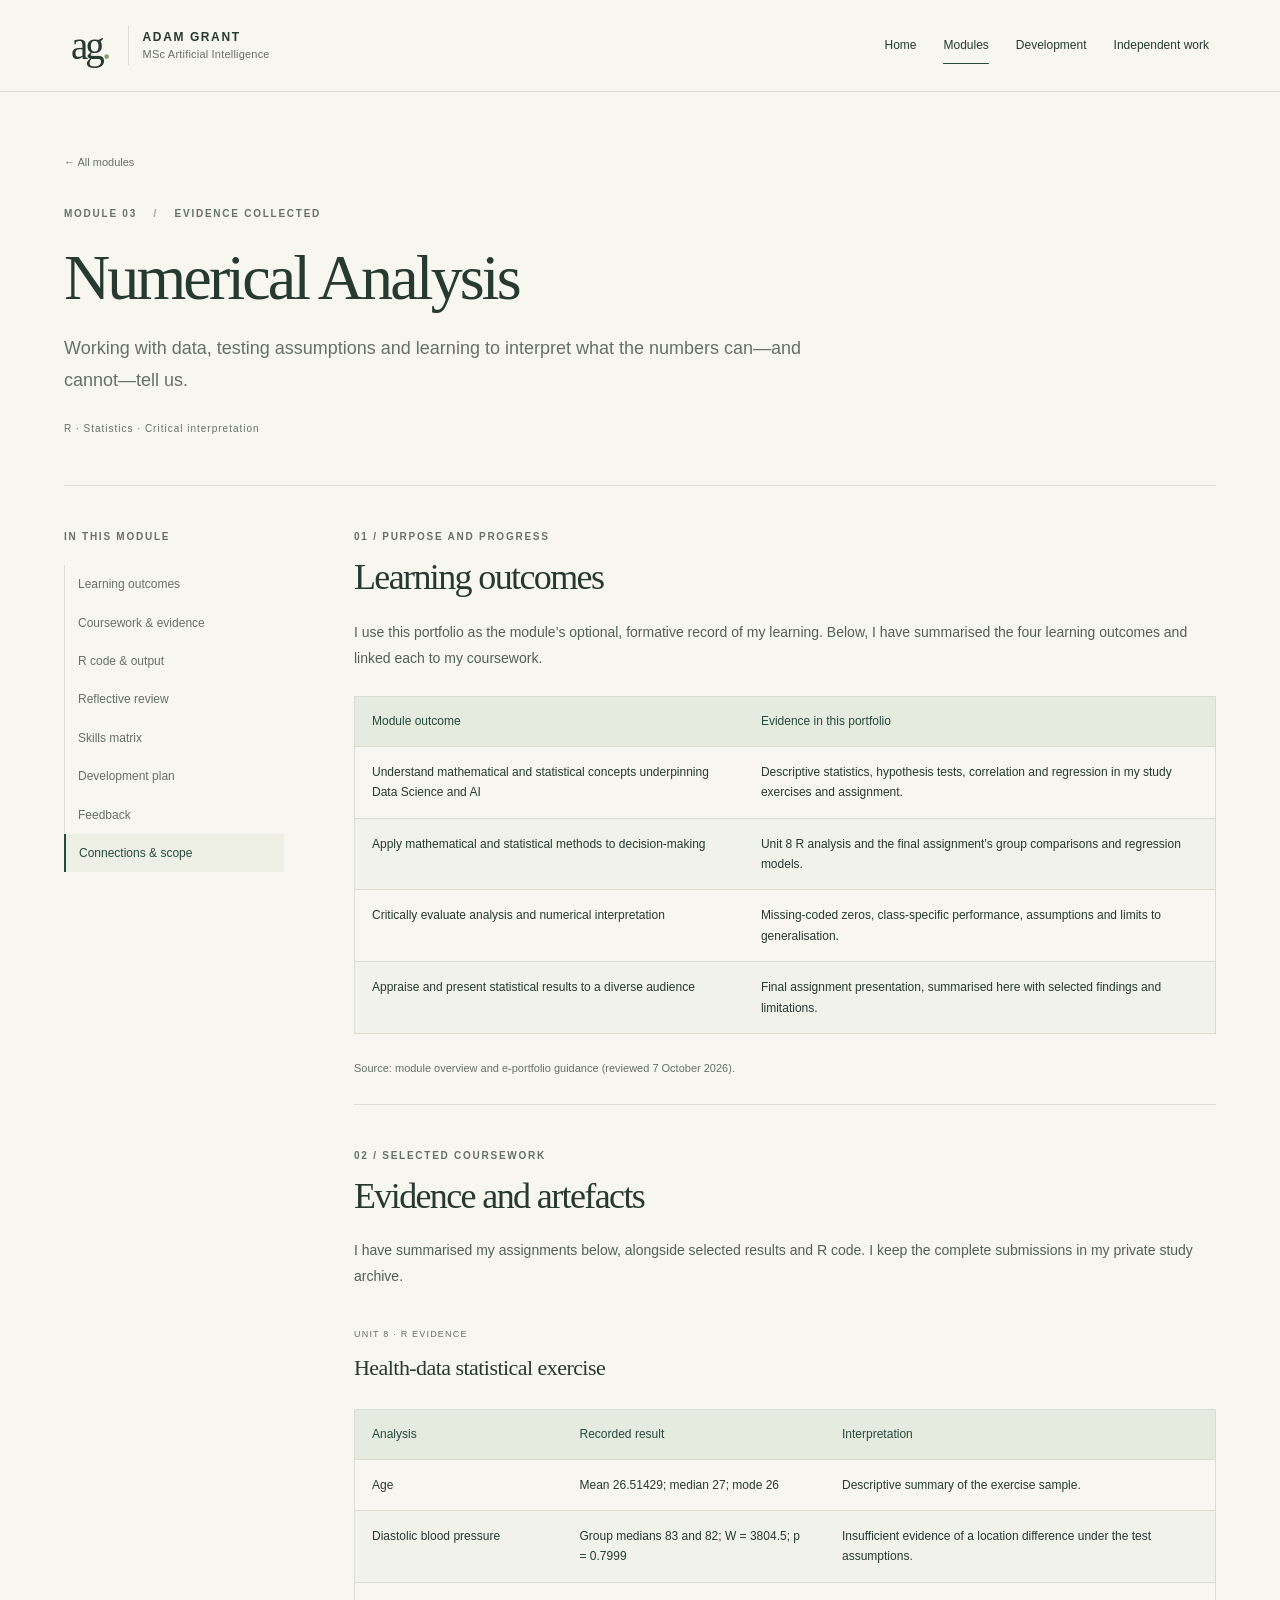
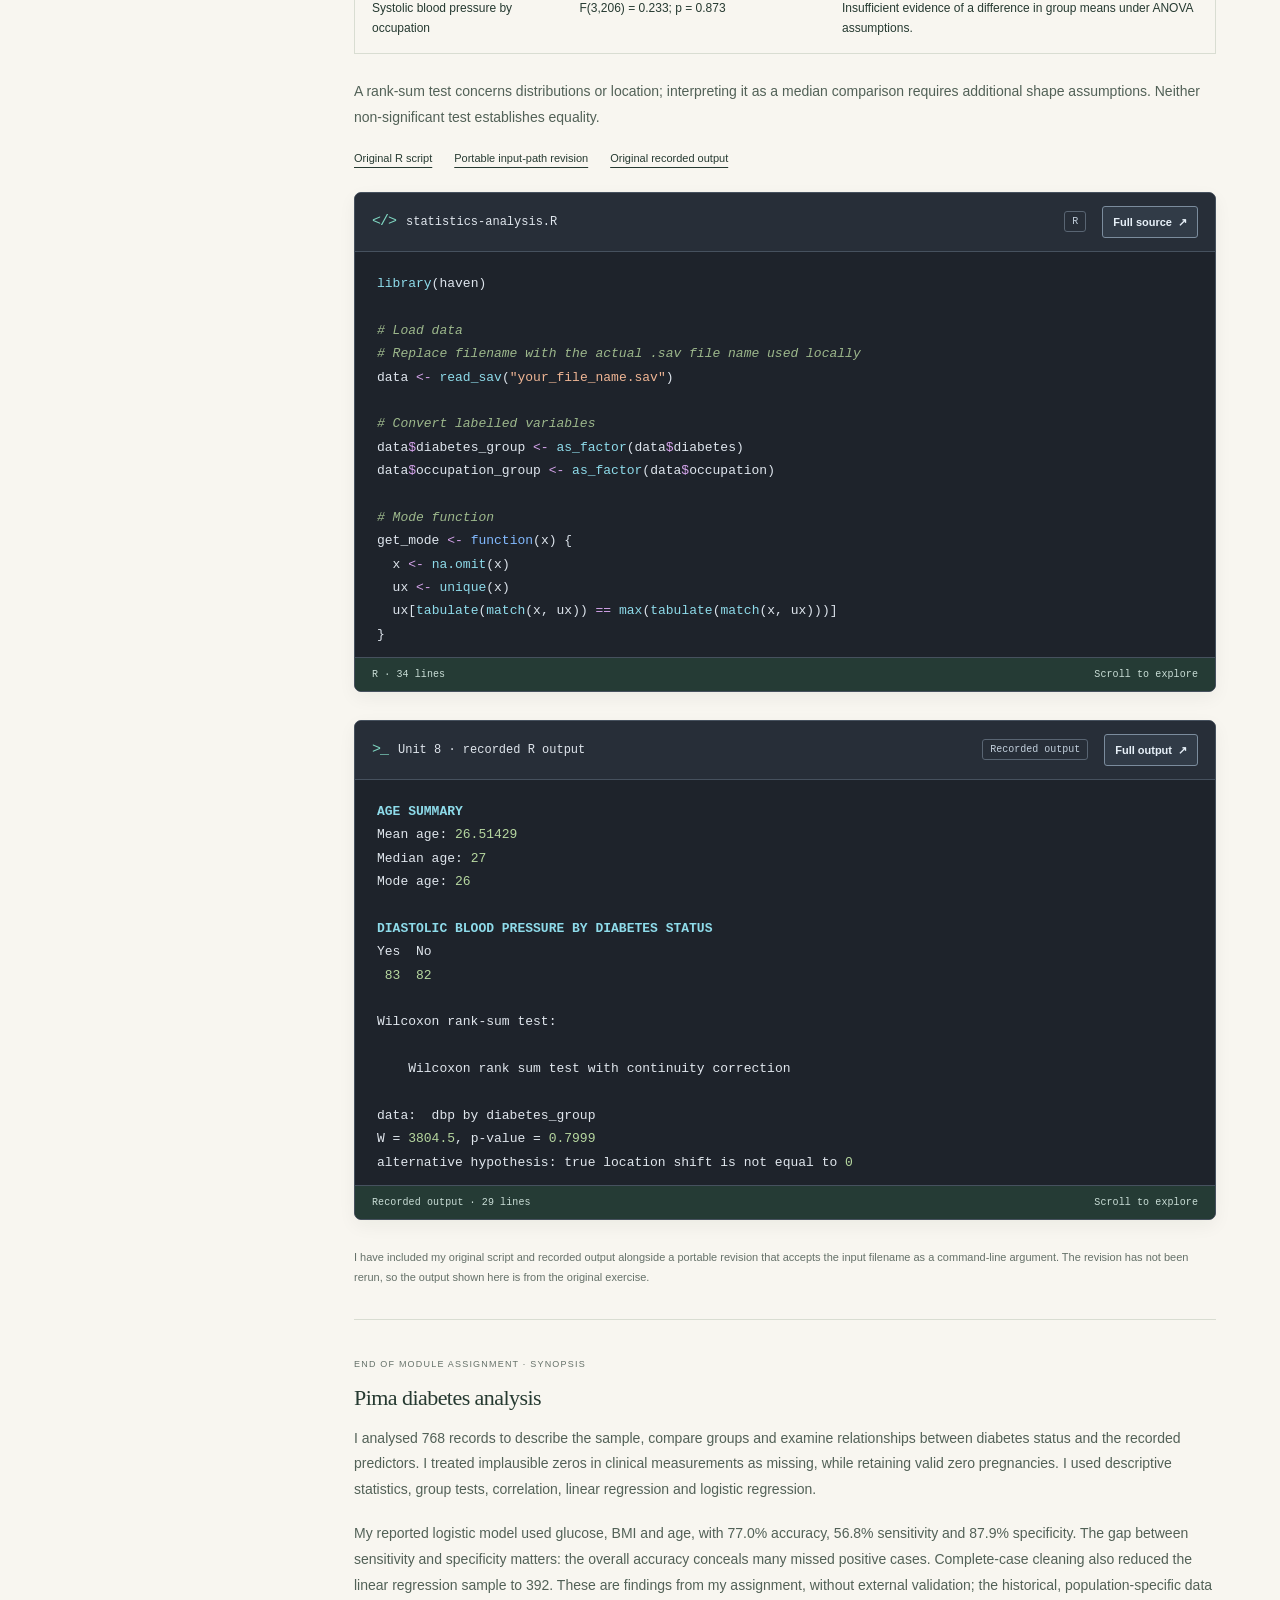
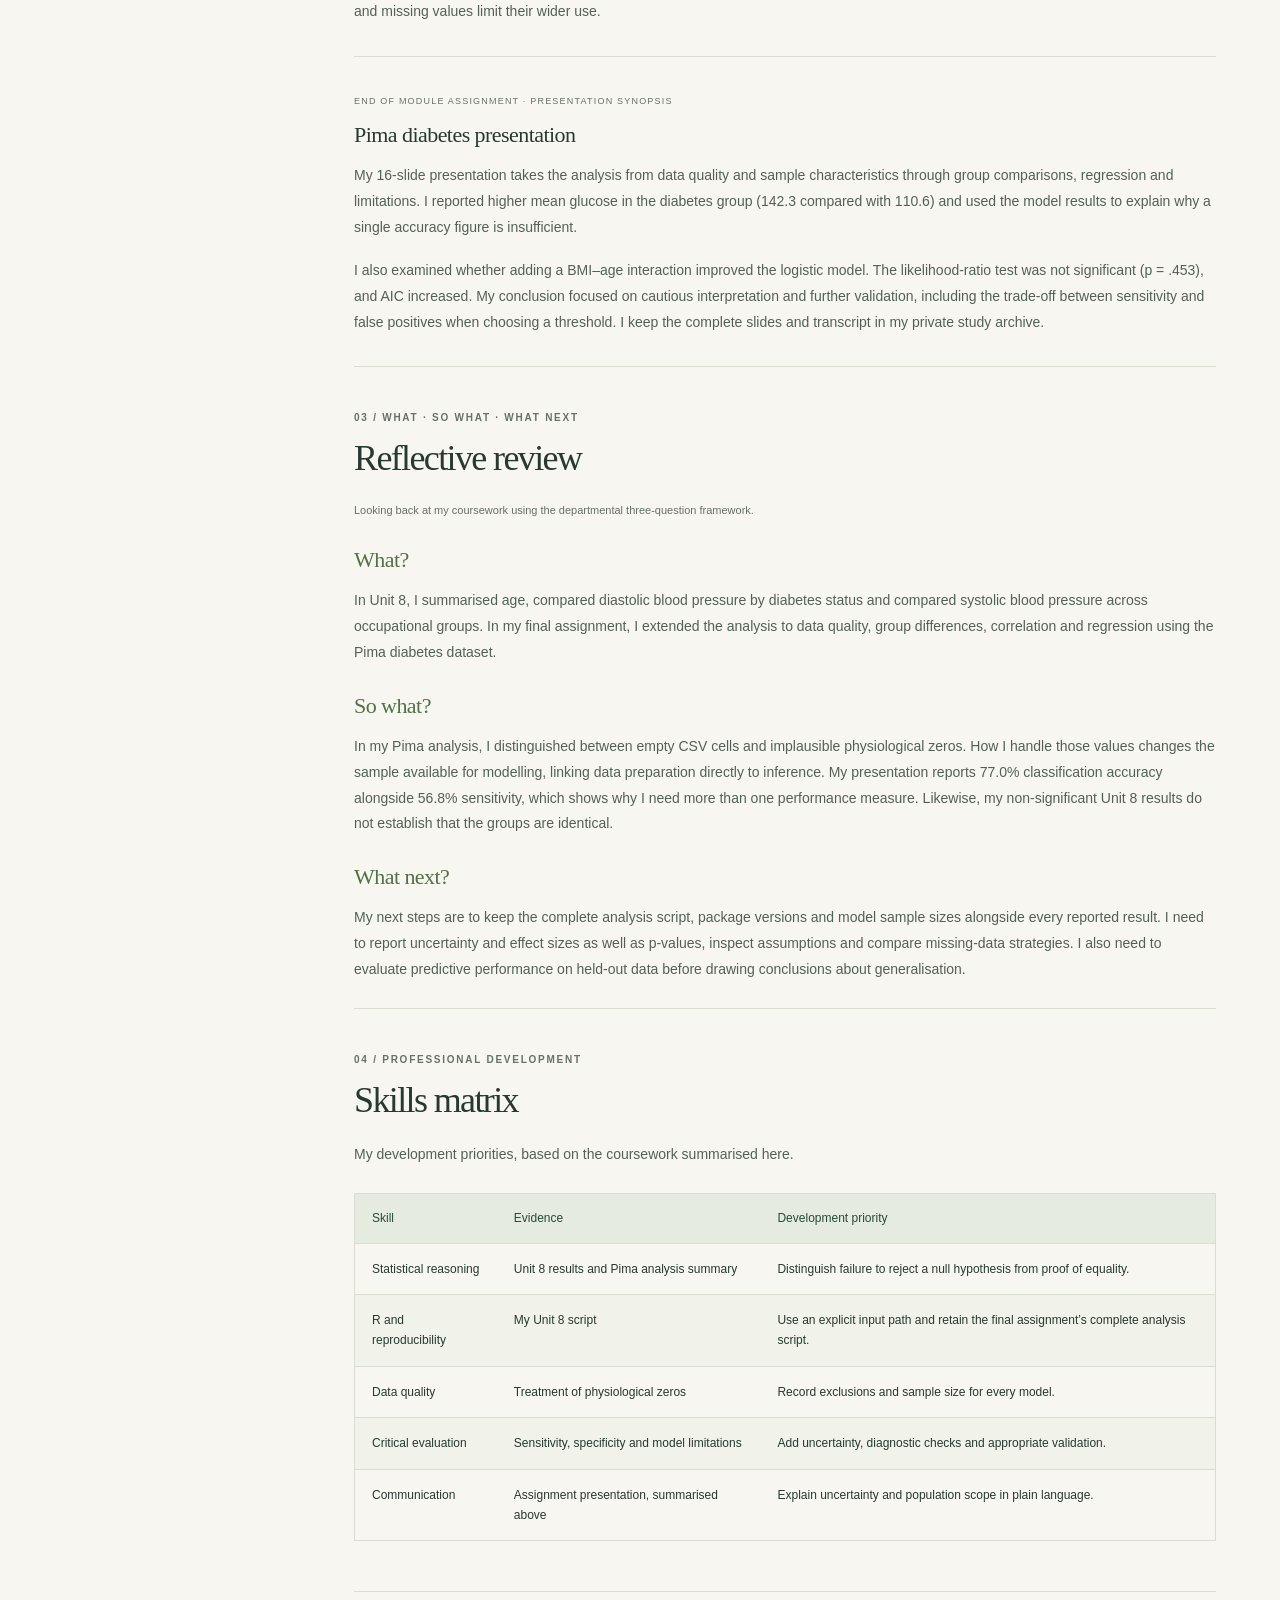
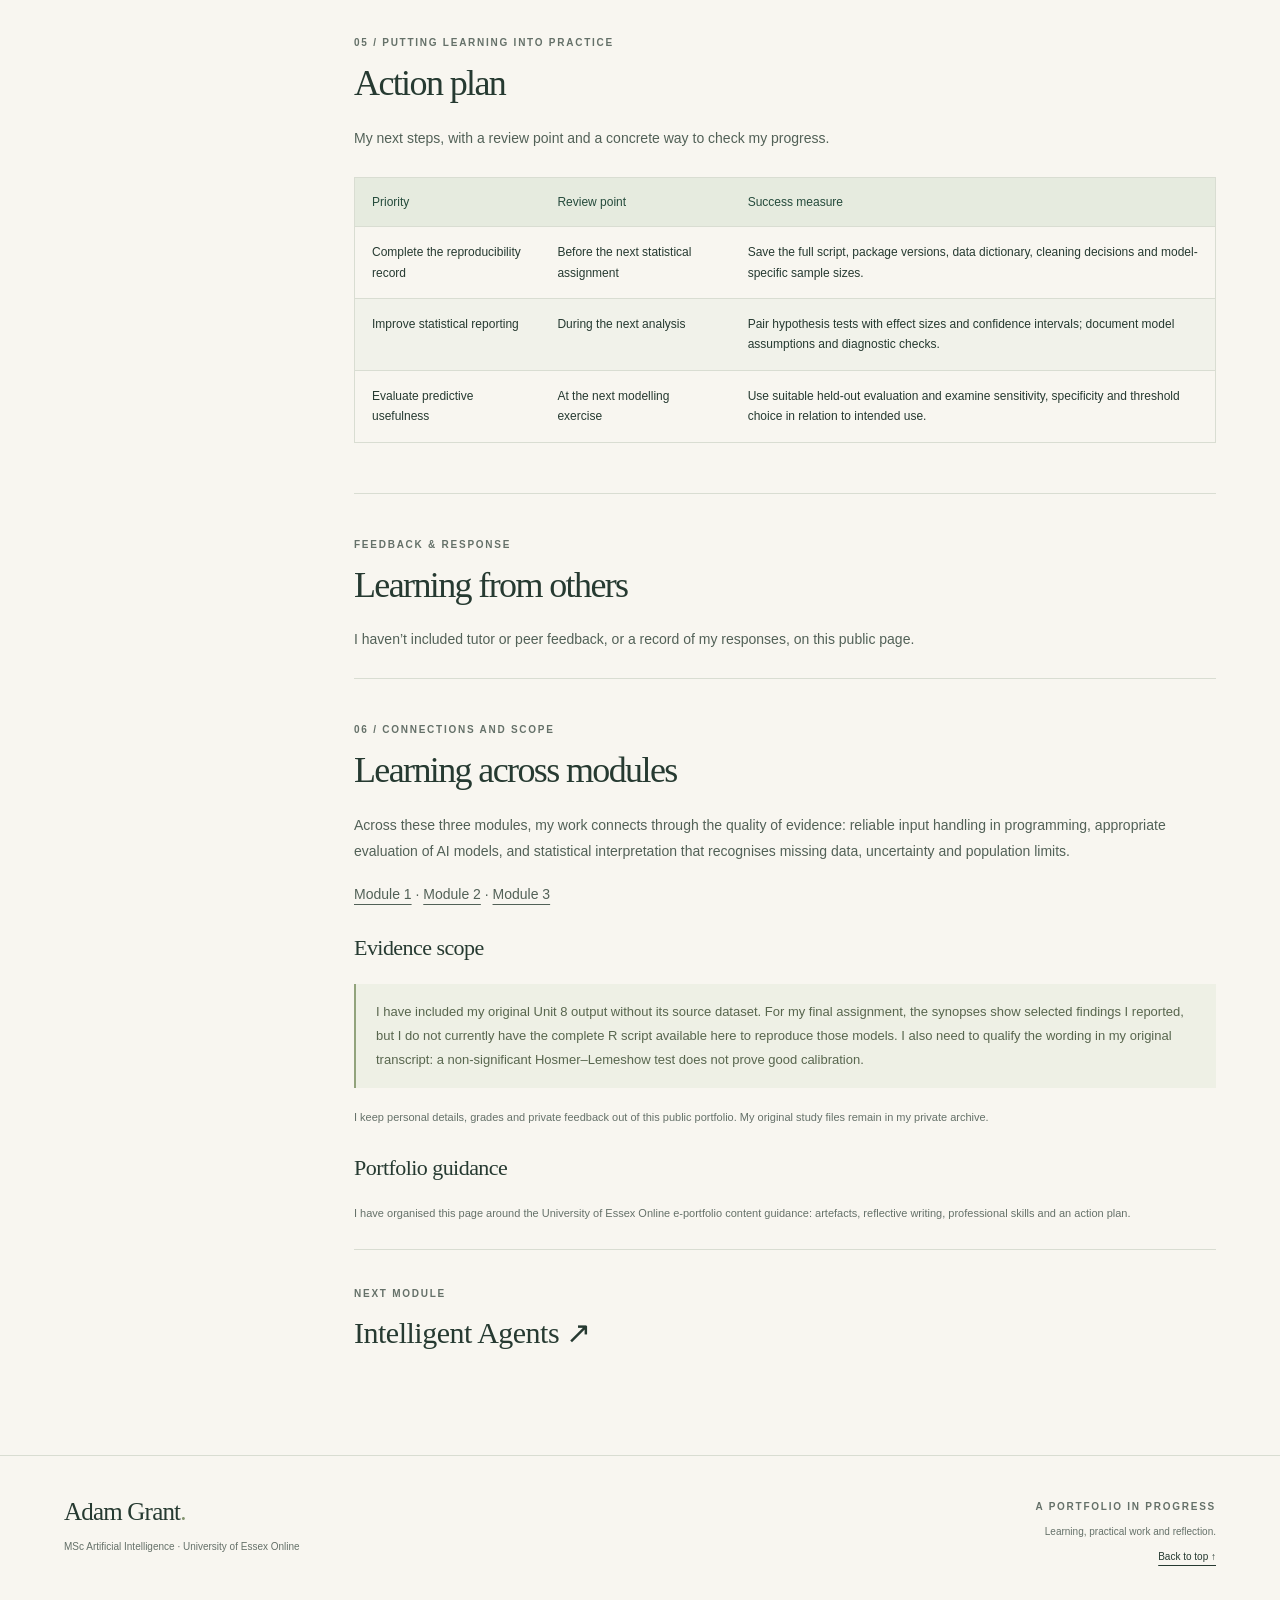
<file: module-numerical.html>
<!doctype html><html lang="en-GB"><head><meta charset="utf-8"><meta name="viewport" content="width=device-width, initial-scale=1"><meta name="description" content="My MSc Artificial Intelligence learning portfolio: coursework, reflection and independent exploration."><title>Numerical Analysis · Adam Grant</title><link rel="icon" href="favicon.svg" type="image/svg+xml"><link rel="stylesheet" href="style.css"><script defer src="site.js"></script><link rel="stylesheet" href="code-windows.css"></head><body id="top"><a class="skip" href="#main">Skip to content</a><header class="site-header"><a class="brand" href="index.html" aria-label="Adam Grant, home"><span class="monogram">ag<span>.</span></span><span>ADAM GRANT<small>MSc Artificial Intelligence</small></span></a><nav aria-label="Main navigation"><a  href="index.html">Home</a><a aria-current="page" href="index.html#modules">Modules</a><a  href="development.html">Development</a><a  href="projects.html">Independent work</a></nav></header><main id="main"><div class="module-hero"><a class="back-link" href="index.html#modules">← All modules</a><div class="eyebrow">Module 03 <span class="dot">/</span> Evidence collected</div><h1>Numerical Analysis</h1><p class="lead">Working with data, testing assumptions and learning to interpret what the numbers can—and cannot—tell us.</p><div class="module-meta">R · Statistics · Critical interpretation</div></div><div class="module-layout"><aside class="module-sidebar"><span class="eyebrow">In this module</span><nav aria-label="Module contents"><a href="#outcomes">Learning outcomes</a><a href="#evidence">Coursework & evidence</a><a href="#r-source">R code &amp; output</a><a href="#reflection">Reflective review</a><a href="#skills">Skills matrix</a><a href="#plan">Development plan</a><a href="#feedback">Feedback</a><a href="#review">Connections & scope</a></nav></aside><div class="module-content"><section id="outcomes" class="module-section"><div class="eyebrow">01 / Purpose and progress</div><h2>Learning outcomes</h2><p class="intro">I use this portfolio as the module’s optional, formative record of my learning. Below, I have summarised the four learning outcomes and linked each to my coursework.</p><div class="table-wrap"><table><thead><tr><th scope="col">Module outcome</th><th scope="col">Evidence in this portfolio</th></tr></thead><tbody><tr><td>Understand mathematical and statistical concepts underpinning Data Science and AI</td><td>Descriptive statistics, hypothesis tests, correlation and regression in my study exercises and assignment.</td></tr><tr><td>Apply mathematical and statistical methods to decision-making</td><td>Unit 8 R analysis and the final assignment’s group comparisons and regression models.</td></tr><tr><td>Critically evaluate analysis and numerical interpretation</td><td>Missing-coded zeros, class-specific performance, assumptions and limits to generalisation.</td></tr><tr><td>Appraise and present statistical results to a diverse audience</td><td>Final assignment presentation, summarised here with selected findings and limitations.</td></tr></tbody></table></div><p class="small">Source: module overview and e-portfolio guidance (reviewed 7 October 2026).</p></section><section id="evidence" class="module-section"><div class="eyebrow">02 / Selected coursework</div><h2>Evidence and artefacts</h2><p class="intro">I have summarised my assignments below, alongside selected results and R code. I keep the complete submissions in my private study archive.</p><article class="artifact"><span class="tag">Unit 8 · R evidence</span><h3>Health-data statistical exercise</h3><div class="table-wrap"><table><thead><tr><th scope="col">Analysis</th><th scope="col">Recorded result</th><th scope="col">Interpretation</th></tr></thead><tbody><tr><td>Age</td><td>Mean 26.51429; median 27; mode 26</td><td>Descriptive summary of the exercise sample.</td></tr><tr><td>Diastolic blood pressure</td><td>Group medians 83 and 82; W = 3804.5; p = 0.7999</td><td>Insufficient evidence of a location difference under the test assumptions.</td></tr><tr><td>Systolic blood pressure by occupation</td><td>F(3,206) = 0.233; p = 0.873</td><td>Insufficient evidence of a difference in group means under ANOVA assumptions.</td></tr></tbody></table></div><p>A rank-sum test concerns distributions or location; interpreting it as a median comparison requires additional shape assumptions. Neither non-significant test establishes equality.</p><div class="links"><a href="evidence-numerical-statistics-analysis.R">Original R script</a><a href="evidence-numerical-statistics-analysis-portable.R">Portable input-path revision</a><a href="evidence-numerical-eportfolio_statistics_output.txt">Original recorded output</a></div><figure class="code-window" id="r-source" data-code-file="evidence-numerical-statistics-analysis.R"><figcaption class="code-toolbar"><span class="code-file"><span class="code-file-icon" aria-hidden="true">&lt;/&gt;</span>statistics-analysis.R</span><span class="code-language">R</span><a class="code-full-source" href="https://github.com/adamgrant100/ai-portfolio/blob/main/evidence-numerical-statistics-analysis.R">Full source <span aria-hidden="true">↗</span></a></figcaption><pre class="code-viewport" tabindex="0" role="region" aria-label="Scrollable R: statistics-analysis.R"><code class="language-r"><span class="nf">library</span><span class="p">(</span><span class="n">haven</span><span class="p">)</span>

<span class="c1"># Load data</span>
<span class="c1"># Replace filename with the actual .sav file name used locally</span>
<span class="n">data</span><span class="w"> </span><span class="o">&lt;-</span><span class="w"> </span><span class="nf">read_sav</span><span class="p">(</span><span class="s">&quot;your_file_name.sav&quot;</span><span class="p">)</span>

<span class="c1"># Convert labelled variables</span>
<span class="n">data</span><span class="o">$</span><span class="n">diabetes_group</span><span class="w"> </span><span class="o">&lt;-</span><span class="w"> </span><span class="nf">as_factor</span><span class="p">(</span><span class="n">data</span><span class="o">$</span><span class="n">diabetes</span><span class="p">)</span>
<span class="n">data</span><span class="o">$</span><span class="n">occupation_group</span><span class="w"> </span><span class="o">&lt;-</span><span class="w"> </span><span class="nf">as_factor</span><span class="p">(</span><span class="n">data</span><span class="o">$</span><span class="n">occupation</span><span class="p">)</span>

<span class="c1"># Mode function</span>
<span class="n">get_mode</span><span class="w"> </span><span class="o">&lt;-</span><span class="w"> </span><span class="kr">function</span><span class="p">(</span><span class="n">x</span><span class="p">)</span><span class="w"> </span><span class="p">{</span>
<span class="w">  </span><span class="n">x</span><span class="w"> </span><span class="o">&lt;-</span><span class="w"> </span><span class="nf">na.omit</span><span class="p">(</span><span class="n">x</span><span class="p">)</span>
<span class="w">  </span><span class="n">ux</span><span class="w"> </span><span class="o">&lt;-</span><span class="w"> </span><span class="nf">unique</span><span class="p">(</span><span class="n">x</span><span class="p">)</span>
<span class="w">  </span><span class="n">ux</span><span class="p">[</span><span class="nf">tabulate</span><span class="p">(</span><span class="nf">match</span><span class="p">(</span><span class="n">x</span><span class="p">,</span><span class="w"> </span><span class="n">ux</span><span class="p">))</span><span class="w"> </span><span class="o">==</span><span class="w"> </span><span class="nf">max</span><span class="p">(</span><span class="nf">tabulate</span><span class="p">(</span><span class="nf">match</span><span class="p">(</span><span class="n">x</span><span class="p">,</span><span class="w"> </span><span class="n">ux</span><span class="p">)))]</span>
<span class="p">}</span>

<span class="c1"># Age summary</span>
<span class="nf">mean</span><span class="p">(</span><span class="n">data</span><span class="o">$</span><span class="n">age</span><span class="p">,</span><span class="w"> </span><span class="n">na.rm</span><span class="w"> </span><span class="o">=</span><span class="w"> </span><span class="kc">TRUE</span><span class="p">)</span>
<span class="nf">median</span><span class="p">(</span><span class="n">data</span><span class="o">$</span><span class="n">age</span><span class="p">,</span><span class="w"> </span><span class="n">na.rm</span><span class="w"> </span><span class="o">=</span><span class="w"> </span><span class="kc">TRUE</span><span class="p">)</span>
<span class="nf">get_mode</span><span class="p">(</span><span class="n">data</span><span class="o">$</span><span class="n">age</span><span class="p">)</span>

<span class="c1"># Median DBP by diabetes status</span>
<span class="nf">tapply</span><span class="p">(</span><span class="n">data</span><span class="o">$</span><span class="n">dbp</span><span class="p">,</span><span class="w"> </span><span class="n">data</span><span class="o">$</span><span class="n">diabetes_group</span><span class="p">,</span><span class="w"> </span><span class="n">median</span><span class="p">,</span><span class="w"> </span><span class="n">na.rm</span><span class="w"> </span><span class="o">=</span><span class="w"> </span><span class="kc">TRUE</span><span class="p">)</span>

<span class="c1"># Wilcoxon rank-sum test</span>
<span class="nf">wilcox.test</span><span class="p">(</span><span class="n">dbp</span><span class="w"> </span><span class="o">~</span><span class="w"> </span><span class="n">diabetes_group</span><span class="p">,</span><span class="w"> </span><span class="n">data</span><span class="w"> </span><span class="o">=</span><span class="w"> </span><span class="n">data</span><span class="p">,</span><span class="w"> </span><span class="n">exact</span><span class="w"> </span><span class="o">=</span><span class="w"> </span><span class="kc">FALSE</span><span class="p">)</span>

<span class="c1"># Mean SBP by occupation group</span>
<span class="nf">aggregate</span><span class="p">(</span><span class="n">sbp</span><span class="w"> </span><span class="o">~</span><span class="w"> </span><span class="n">occupation_group</span><span class="p">,</span><span class="w"> </span><span class="n">data</span><span class="w"> </span><span class="o">=</span><span class="w"> </span><span class="n">data</span><span class="p">,</span><span class="w"> </span><span class="n">mean</span><span class="p">,</span><span class="w"> </span><span class="n">na.rm</span><span class="w"> </span><span class="o">=</span><span class="w"> </span><span class="kc">TRUE</span><span class="p">)</span>

<span class="c1"># One-way ANOVA</span>
<span class="n">anova_result</span><span class="w"> </span><span class="o">&lt;-</span><span class="w"> </span><span class="nf">aov</span><span class="p">(</span><span class="n">sbp</span><span class="w"> </span><span class="o">~</span><span class="w"> </span><span class="n">occupation_group</span><span class="p">,</span><span class="w"> </span><span class="n">data</span><span class="w"> </span><span class="o">=</span><span class="w"> </span><span class="n">data</span><span class="p">)</span>
<span class="nf">summary</span><span class="p">(</span><span class="n">anova_result</span><span class="p">)</span></code></pre><div class="code-status"><span>R · 34 lines</span><span>Scroll to explore</span></div></figure><figure class="code-window" data-code-file="evidence-numerical-eportfolio_statistics_output.txt"><figcaption class="code-toolbar"><span class="code-file"><span class="code-file-icon" aria-hidden="true">>_</span>Unit 8 · recorded R output</span><span class="code-language">Recorded output</span><a class="code-full-source" href="https://github.com/adamgrant100/ai-portfolio/blob/main/evidence-numerical-eportfolio_statistics_output.txt">Full output <span aria-hidden="true">↗</span></a></figcaption><pre class="code-viewport" tabindex="0" role="region" aria-label="Scrollable Recorded output: Unit 8 · recorded R output"><code class="language-text"><span class="gh">AGE SUMMARY
</span>Mean age: <span class="m">26.51429</span> 
Median age: <span class="m">27</span> 
Mode age: <span class="m">26</span> 

<span class="gh">DIASTOLIC BLOOD PRESSURE BY DIABETES STATUS
</span>Yes  No 
 <span class="m">83</span>  <span class="m">82</span> 

Wilcoxon rank-sum test:

	Wilcoxon rank sum test with continuity correction

data:  dbp by diabetes_group
W = <span class="m">3804.5</span>, p-value = <span class="m">0.7999</span>
alternative hypothesis: true location shift is not equal to <span class="m">0</span>


<span class="gh">SYSTOLIC BLOOD PRESSURE BY OCCUPATIONAL GROUP
</span>  occupation_group      sbp
<span class="gh">1         GOVT JOB 129.3833
</span><span class="gh">2      PRIVATE JOB 126.3469
</span><span class="gh">3         BUSINESS 127.8571
</span><span class="gh">4           OTHERS 127.0192
</span>
One-way ANOVA:
                  Df Sum Sq Mean Sq F value Pr(&gt;F)
occupation_group   <span class="m">3</span>    <span class="m">285</span>    <span class="m">94.9</span>   <span class="m">0.233</span>  <span class="m">0.873</span>
Residuals        <span class="m">206</span>  <span class="m">83800</span>   <span class="m">406.8</span>               
</code></pre><div class="code-status"><span>Recorded output · 29 lines</span><span>Scroll to explore</span></div></figure><p class="small">I have included my original script and recorded output alongside a portable revision that accepts the input filename as a command-line argument. The revision has not been rerun, so the output shown here is from the original exercise.</p></article><article class="artifact"><span class="tag">End of module assignment · synopsis</span><h3>Pima diabetes analysis</h3><p>I analysed 768 records to describe the sample, compare groups and examine relationships between diabetes status and the recorded predictors. I treated implausible zeros in clinical measurements as missing, while retaining valid zero pregnancies. I used descriptive statistics, group tests, correlation, linear regression and logistic regression.</p><p>My reported logistic model used glucose, BMI and age, with 77.0% accuracy, 56.8% sensitivity and 87.9% specificity. The gap between sensitivity and specificity matters: the overall accuracy conceals many missed positive cases. Complete-case cleaning also reduced the linear regression sample to 392. These are findings from my assignment, without external validation; the historical, population-specific data and missing values limit their wider use.</p></article><article class="artifact"><span class="tag">End of module assignment · presentation synopsis</span><h3>Pima diabetes presentation</h3><p>My 16-slide presentation takes the analysis from data quality and sample characteristics through group comparisons, regression and limitations. I reported higher mean glucose in the diabetes group (142.3 compared with 110.6) and used the model results to explain why a single accuracy figure is insufficient.</p><p>I also examined whether adding a BMI–age interaction improved the logistic model. The likelihood-ratio test was not significant (p = .453), and AIC increased. My conclusion focused on cautious interpretation and further validation, including the trade-off between sensitivity and false positives when choosing a threshold. I keep the complete slides and transcript in my private study archive.</p></article></section><section id="reflection" class="module-section"><div class="eyebrow">03 / What · So what · What next</div><h2>Reflective review</h2><div class="reflection"><p class="small">Looking back at my coursework using the departmental three-question framework.</p><h3>What?</h3><p>In Unit 8, I summarised age, compared diastolic blood pressure by diabetes status and compared systolic blood pressure across occupational groups. In my final assignment, I extended the analysis to data quality, group differences, correlation and regression using the Pima diabetes dataset.</p><h3>So what?</h3><p>In my Pima analysis, I distinguished between empty CSV cells and implausible physiological zeros. How I handle those values changes the sample available for modelling, linking data preparation directly to inference. My presentation reports 77.0% classification accuracy alongside 56.8% sensitivity, which shows why I need more than one performance measure. Likewise, my non-significant Unit 8 results do not establish that the groups are identical.</p><h3>What next?</h3><p>My next steps are to keep the complete analysis script, package versions and model sample sizes alongside every reported result. I need to report uncertainty and effect sizes as well as p-values, inspect assumptions and compare missing-data strategies. I also need to evaluate predictive performance on held-out data before drawing conclusions about generalisation.</p></div></section><section id="skills" class="module-section"><div class="eyebrow">04 / Professional development</div><h2>Skills matrix</h2><p class="intro">My development priorities, based on the coursework summarised here.</p><div class="table-wrap"><table><thead><tr><th scope="col">Skill</th><th scope="col">Evidence</th><th scope="col">Development priority</th></tr></thead><tbody><tr><td>Statistical reasoning</td><td>Unit 8 results and Pima analysis summary</td><td>Distinguish failure to reject a null hypothesis from proof of equality.</td></tr><tr><td>R and reproducibility</td><td>My Unit 8 script</td><td>Use an explicit input path and retain the final assignment’s complete analysis script.</td></tr><tr><td>Data quality</td><td>Treatment of physiological zeros</td><td>Record exclusions and sample size for every model.</td></tr><tr><td>Critical evaluation</td><td>Sensitivity, specificity and model limitations</td><td>Add uncertainty, diagnostic checks and appropriate validation.</td></tr><tr><td>Communication</td><td>Assignment presentation, summarised above</td><td>Explain uncertainty and population scope in plain language.</td></tr></tbody></table></div></section><section id="plan" class="module-section"><div class="eyebrow">05 / Putting learning into practice</div><h2>Action plan</h2><p class="intro">My next steps, with a review point and a concrete way to check my progress.</p><div class="table-wrap"><table><thead><tr><th scope="col">Priority</th><th scope="col">Review point</th><th scope="col">Success measure</th></tr></thead><tbody><tr><td>Complete the reproducibility record</td><td>Before the next statistical assignment</td><td>Save the full script, package versions, data dictionary, cleaning decisions and model-specific sample sizes.</td></tr><tr><td>Improve statistical reporting</td><td>During the next analysis</td><td>Pair hypothesis tests with effect sizes and confidence intervals; document model assumptions and diagnostic checks.</td></tr><tr><td>Evaluate predictive usefulness</td><td>At the next modelling exercise</td><td>Use suitable held-out evaluation and examine sensitivity, specificity and threshold choice in relation to intended use.</td></tr></tbody></table></div></section><section id="feedback" class="module-section"><div class="eyebrow">Feedback & response</div><h2>Learning from others</h2><p>I haven’t included tutor or peer feedback, or a record of my responses, on this public page.</p></section><section id="review" class="module-section"><div class="eyebrow">06 / Connections and scope</div><h2>Learning across modules</h2><p class="learning-loop">Across these three modules, my work connects through the quality of evidence: reliable input handling in programming, appropriate evaluation of AI models, and statistical interpretation that recognises missing data, uncertainty and population limits.</p><p><a href="module-computing.html">Module 1</a> · <a href="module-ai.html">Module 2</a> · <a href="module-numerical.html">Module 3</a></p><h3>Evidence scope</h3><p class="note">I have included my original Unit 8 output without its source dataset. For my final assignment, the synopses show selected findings I reported, but I do not currently have the complete R script available here to reproduce those models. I also need to qualify the wording in my original transcript: a non-significant Hosmer–Lemeshow test does not prove good calibration.</p><p class="small">I keep personal details, grades and private feedback out of this public portfolio. My original study files remain in my private archive.</p><h3>Portfolio guidance</h3><p class="small">I have organised this page around the University of Essex Online e-portfolio content guidance: artefacts, reflective writing, professional skills and an action plan.</p></section><a class="next-module" href="module-agents.html"><span class="eyebrow">Next module</span><span>Intelligent Agents ↗</span></a></div></div></main><footer class="site-footer"><div><a class="footer-name" href="index.html">Adam Grant<span>.</span></a><p>MSc Artificial Intelligence · University of Essex Online</p></div><div><span class="eyebrow">A portfolio in progress</span><p>Learning, practical work and reflection.</p><a href="#top">Back to top ↑</a></div></footer></body></html>
</file>
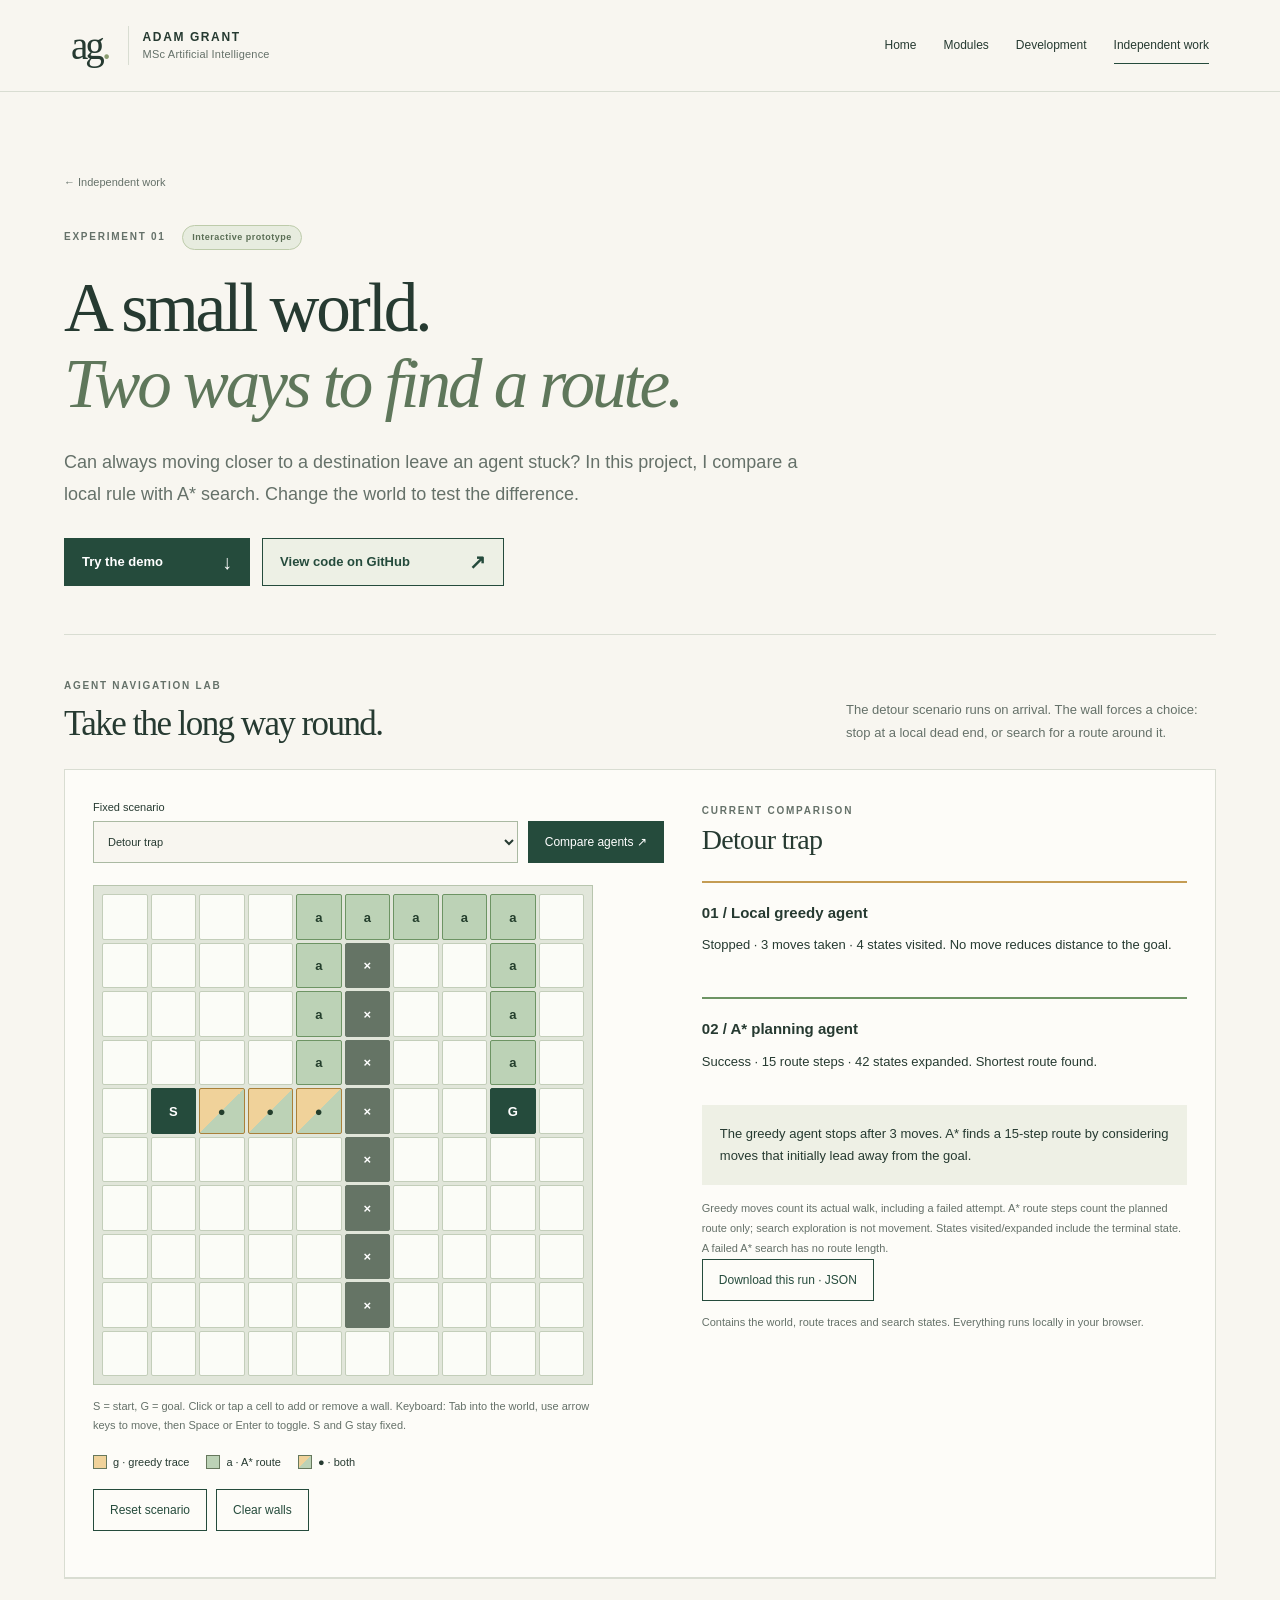
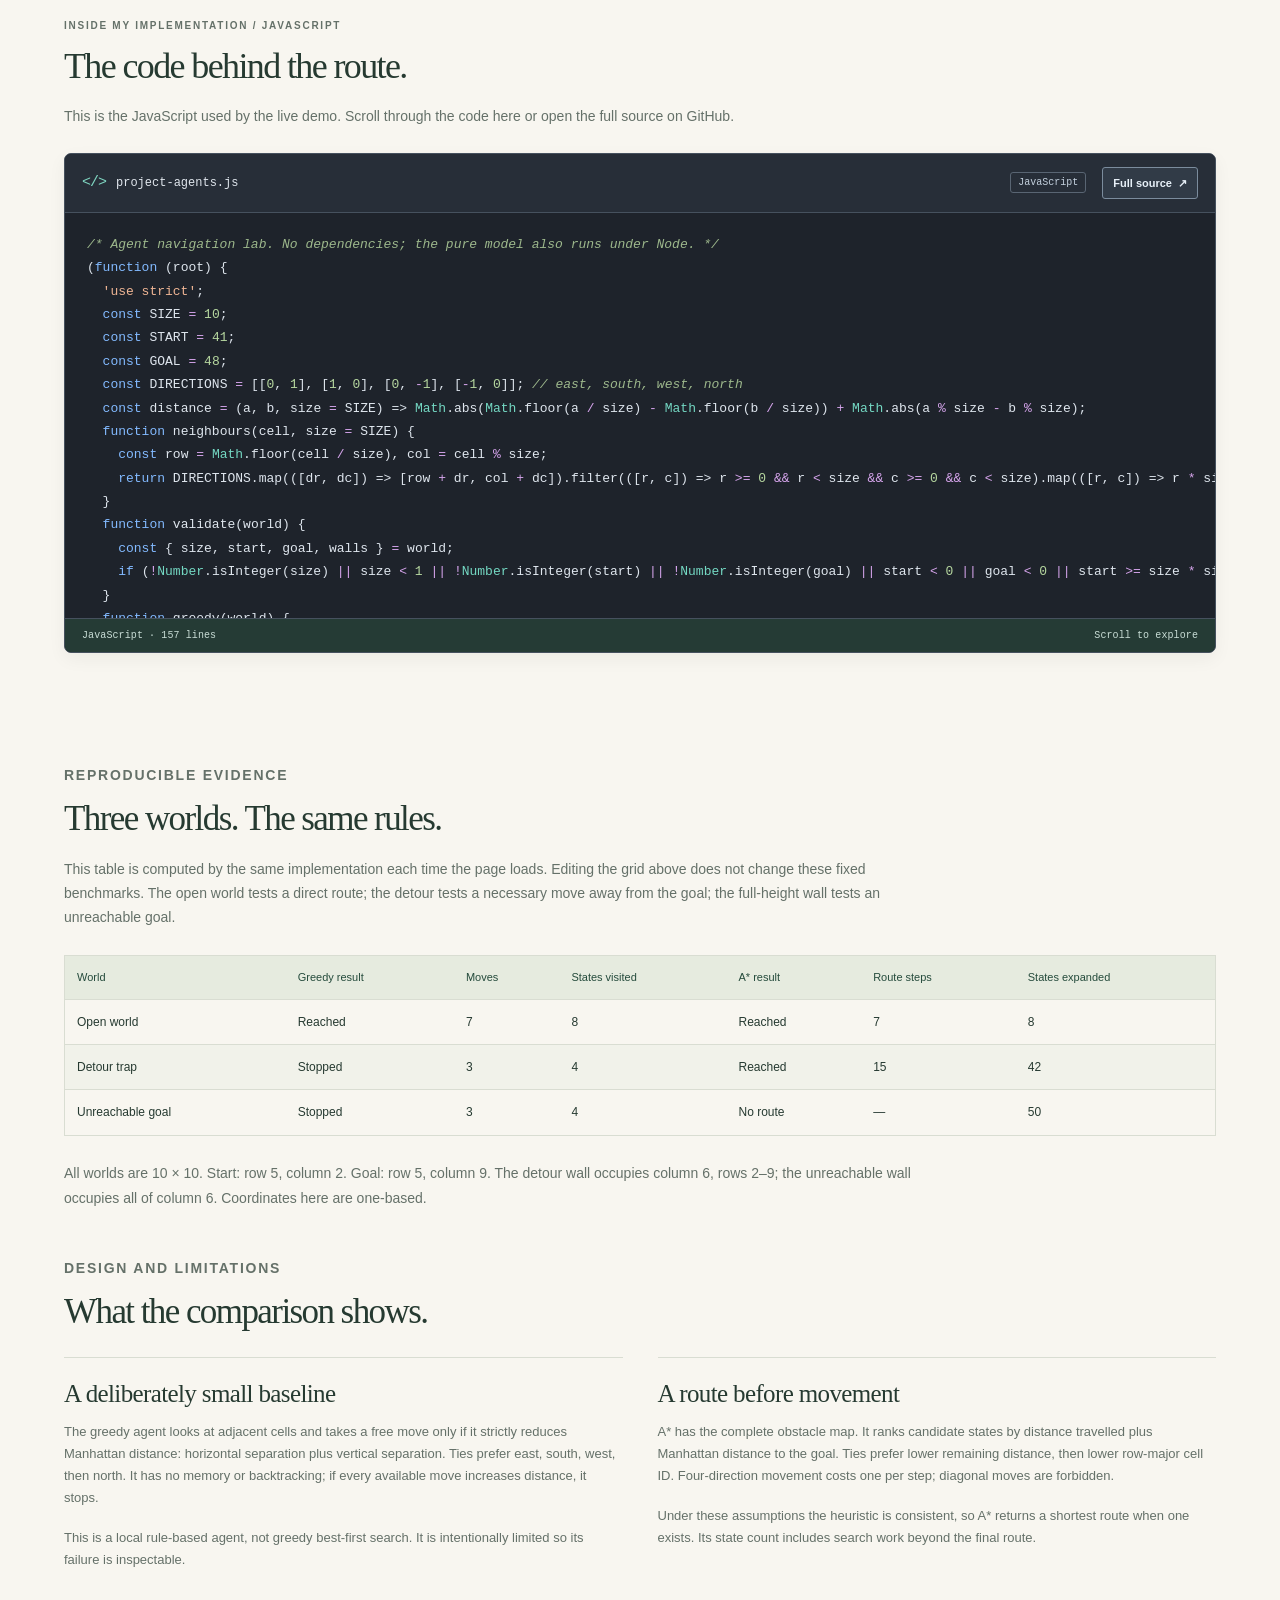
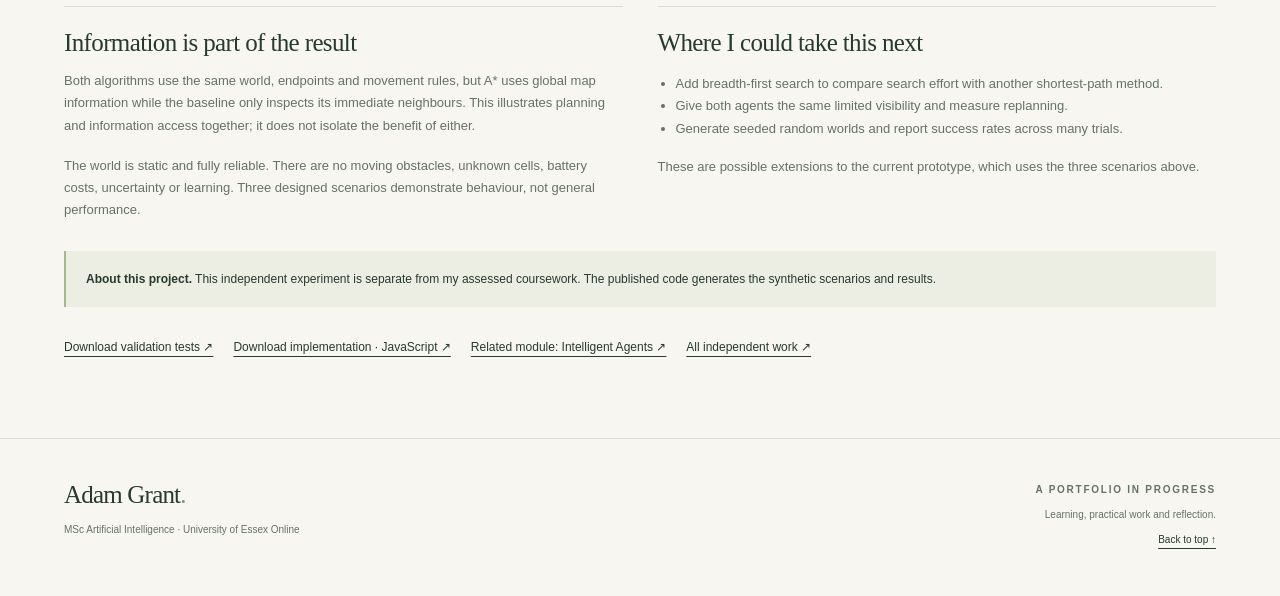
<file: project-agents.html>
<!doctype html>
<html lang="en-GB"><head><meta charset="utf-8"><meta name="viewport" content="width=device-width, initial-scale=1"><meta name="description" content="An interactive comparison of a local greedy agent and A* pathfinding, with editable worlds, reproducible benchmarks and source code."><title>Agent navigation lab · Adam Grant</title><link rel="icon" href="favicon.svg" type="image/svg+xml"><link rel="stylesheet" href="style.css"><link rel="stylesheet" href="project-agents.css"><script defer src="site.js"></script><script defer src="project-agents.js"></script><link rel="stylesheet" href="code-windows.css"></head>
<body id="top"><a class="skip" href="#main">Skip to content</a><header class="site-header"><a class="brand" href="index.html" aria-label="Adam Grant, home"><span class="monogram">ag<span>.</span></span><span>ADAM GRANT<small>MSc Artificial Intelligence</small></span></a><nav aria-label="Main navigation"><a href="index.html">Home</a><a href="index.html#modules">Modules</a><a href="development.html">Development</a><a aria-current="page" href="projects.html">Independent work</a></nav></header>
<main id="main"><div class="page-hero"><a class="back-link" href="projects.html">← Independent work</a><p class="eyebrow">Experiment 01 <span class="status current">Interactive prototype</span></p><h1>A small world.<br><em>Two ways to find a route.</em></h1><p class="lead">Can always moving closer to a destination leave an agent stuck? In this project, I compare a local rule with A* search. Change the world to test the difference.</p><div class="project-actions"><a class="button" href="#demo">Try the demo <span aria-hidden="true">↓</span></a><a class="button button-code" href="https://github.com/adamgrant100/ai-portfolio/blob/main/project-agents.js">View code on GitHub <span aria-hidden="true">↗</span></a></div></div>
<div class="lab-wrap"><section id="demo" aria-labelledby="lab-heading"><div class="lab-intro"><div><p class="eyebrow">Agent navigation lab</p><h2 id="lab-heading">Take the long way round.</h2></div><p>The detour scenario runs on arrival. The wall forces a choice: stop at a local dead end, or search for a route around it.</p></div>
<noscript><p class="quiet-note">This experiment needs JavaScript. Enable it to edit the grid and run the comparison. The methods and source links below remain available.</p></noscript>
<div class="lab-panel"><div><div class="lab-controls"><label for="agent-scenario">Fixed scenario<select id="agent-scenario"><option value="open">Open world</option><option value="detour" selected>Detour trap</option><option value="unreachable">Unreachable goal</option></select></label><button class="lab-button" id="agent-run" type="button">Compare agents ↗</button></div><div id="agent-grid" class="lab-grid" role="group" aria-label="Editable ten by ten world" aria-describedby="agent-grid-help"></div><p id="agent-grid-help" class="lab-caption">S = start, G = goal. Click or tap a cell to add or remove a wall. Keyboard: Tab into the world, use arrow keys to move, then Space or Enter to toggle. S and G stay fixed.</p><div class="lab-legend" aria-label="Route key"><span><i class="amber"></i>g · greedy trace</span><span><i></i>a · A* route</span><span><i class="both"></i>● · both</span></div><div class="lab-buttons"><button type="button" class="lab-button secondary" id="agent-reset">Reset scenario</button><button type="button" class="lab-button secondary" id="agent-clear">Clear walls</button></div></div>
<div class="lab-side"><p class="eyebrow">Current comparison</p><h3 id="agent-world-name">Detour trap</h3><div class="lab-result"><h4>01 / Local greedy agent</h4><p id="greedy-result">Waiting for the experiment to load.</p></div><div class="lab-result planner"><h4>02 / A* planning agent</h4><p id="astar-result">Waiting for the experiment to load.</p></div><p id="agent-conclusion" class="lab-insight">Run the comparison to inspect the results.</p><p class="small">Greedy moves count its actual walk, including a failed attempt. A* route steps count the planned route only; search exploration is not movement. States visited/expanded include the terminal state. A failed A* search has no route length.</p><button id="agent-download" type="button" class="lab-button secondary" disabled>Download this run · JSON</button><p class="small">Contains the world, route traces and search states. Everything runs locally in your browser.</p></div></div><p id="agent-status" class="lab-only-sr" role="status" aria-live="polite" aria-atomic="true"></p></section>
<section class="source-section source-section--embedded" id="source-code" aria-labelledby="source-code-title"><p class="eyebrow">Inside my implementation / JavaScript</p><h2 id="source-code-title">The code behind the route.</h2><p>This is the JavaScript used by the live demo. Scroll through the code here or open the full source on GitHub.</p><figure class="code-window" data-code-file="project-agents.js"><figcaption class="code-toolbar"><span class="code-file"><span class="code-file-icon" aria-hidden="true">&lt;/&gt;</span>project-agents.js</span><span class="code-language">JavaScript</span><a class="code-full-source" href="https://github.com/adamgrant100/ai-portfolio/blob/main/project-agents.js">Full source <span aria-hidden="true">↗</span></a></figcaption><pre class="code-viewport" tabindex="0" role="region" aria-label="Scrollable JavaScript: project-agents.js"><code class="language-javascript"><span class="cm">/* Agent navigation lab. No dependencies; the pure model also runs under Node. */</span>
<span class="p">(</span><span class="kd">function</span><span class="w"> </span><span class="p">(</span><span class="nx">root</span><span class="p">)</span><span class="w"> </span><span class="p">{</span>
<span class="w">  </span><span class="s1">&#39;use strict&#39;</span><span class="p">;</span>
<span class="w">  </span><span class="kd">const</span><span class="w"> </span><span class="nx">SIZE</span><span class="w"> </span><span class="o">=</span><span class="w"> </span><span class="mf">10</span><span class="p">;</span>
<span class="w">  </span><span class="kd">const</span><span class="w"> </span><span class="nx">START</span><span class="w"> </span><span class="o">=</span><span class="w"> </span><span class="mf">41</span><span class="p">;</span>
<span class="w">  </span><span class="kd">const</span><span class="w"> </span><span class="nx">GOAL</span><span class="w"> </span><span class="o">=</span><span class="w"> </span><span class="mf">48</span><span class="p">;</span>
<span class="w">  </span><span class="kd">const</span><span class="w"> </span><span class="nx">DIRECTIONS</span><span class="w"> </span><span class="o">=</span><span class="w"> </span><span class="p">[[</span><span class="mf">0</span><span class="p">,</span><span class="w"> </span><span class="mf">1</span><span class="p">],</span><span class="w"> </span><span class="p">[</span><span class="mf">1</span><span class="p">,</span><span class="w"> </span><span class="mf">0</span><span class="p">],</span><span class="w"> </span><span class="p">[</span><span class="mf">0</span><span class="p">,</span><span class="w"> </span><span class="o">-</span><span class="mf">1</span><span class="p">],</span><span class="w"> </span><span class="p">[</span><span class="o">-</span><span class="mf">1</span><span class="p">,</span><span class="w"> </span><span class="mf">0</span><span class="p">]];</span><span class="w"> </span><span class="c1">// east, south, west, north</span>
<span class="w">  </span><span class="kd">const</span><span class="w"> </span><span class="nx">distance</span><span class="w"> </span><span class="o">=</span><span class="w"> </span><span class="p">(</span><span class="nx">a</span><span class="p">,</span><span class="w"> </span><span class="nx">b</span><span class="p">,</span><span class="w"> </span><span class="nx">size</span><span class="w"> </span><span class="o">=</span><span class="w"> </span><span class="nx">SIZE</span><span class="p">)</span><span class="w"> </span><span class="p">=&gt;</span><span class="w"> </span><span class="nb">Math</span><span class="p">.</span><span class="nx">abs</span><span class="p">(</span><span class="nb">Math</span><span class="p">.</span><span class="nx">floor</span><span class="p">(</span><span class="nx">a</span><span class="w"> </span><span class="o">/</span><span class="w"> </span><span class="nx">size</span><span class="p">)</span><span class="w"> </span><span class="o">-</span><span class="w"> </span><span class="nb">Math</span><span class="p">.</span><span class="nx">floor</span><span class="p">(</span><span class="nx">b</span><span class="w"> </span><span class="o">/</span><span class="w"> </span><span class="nx">size</span><span class="p">))</span><span class="w"> </span><span class="o">+</span><span class="w"> </span><span class="nb">Math</span><span class="p">.</span><span class="nx">abs</span><span class="p">(</span><span class="nx">a</span><span class="w"> </span><span class="o">%</span><span class="w"> </span><span class="nx">size</span><span class="w"> </span><span class="o">-</span><span class="w"> </span><span class="nx">b</span><span class="w"> </span><span class="o">%</span><span class="w"> </span><span class="nx">size</span><span class="p">);</span>
<span class="w">  </span><span class="kd">function</span><span class="w"> </span><span class="nx">neighbours</span><span class="p">(</span><span class="nx">cell</span><span class="p">,</span><span class="w"> </span><span class="nx">size</span><span class="w"> </span><span class="o">=</span><span class="w"> </span><span class="nx">SIZE</span><span class="p">)</span><span class="w"> </span><span class="p">{</span>
<span class="w">    </span><span class="kd">const</span><span class="w"> </span><span class="nx">row</span><span class="w"> </span><span class="o">=</span><span class="w"> </span><span class="nb">Math</span><span class="p">.</span><span class="nx">floor</span><span class="p">(</span><span class="nx">cell</span><span class="w"> </span><span class="o">/</span><span class="w"> </span><span class="nx">size</span><span class="p">),</span><span class="w"> </span><span class="nx">col</span><span class="w"> </span><span class="o">=</span><span class="w"> </span><span class="nx">cell</span><span class="w"> </span><span class="o">%</span><span class="w"> </span><span class="nx">size</span><span class="p">;</span>
<span class="w">    </span><span class="k">return</span><span class="w"> </span><span class="nx">DIRECTIONS</span><span class="p">.</span><span class="nx">map</span><span class="p">(([</span><span class="nx">dr</span><span class="p">,</span><span class="w"> </span><span class="nx">dc</span><span class="p">])</span><span class="w"> </span><span class="p">=&gt;</span><span class="w"> </span><span class="p">[</span><span class="nx">row</span><span class="w"> </span><span class="o">+</span><span class="w"> </span><span class="nx">dr</span><span class="p">,</span><span class="w"> </span><span class="nx">col</span><span class="w"> </span><span class="o">+</span><span class="w"> </span><span class="nx">dc</span><span class="p">]).</span><span class="nx">filter</span><span class="p">(([</span><span class="nx">r</span><span class="p">,</span><span class="w"> </span><span class="nx">c</span><span class="p">])</span><span class="w"> </span><span class="p">=&gt;</span><span class="w"> </span><span class="nx">r</span><span class="w"> </span><span class="o">&gt;=</span><span class="w"> </span><span class="mf">0</span><span class="w"> </span><span class="o">&amp;&amp;</span><span class="w"> </span><span class="nx">r</span><span class="w"> </span><span class="o">&lt;</span><span class="w"> </span><span class="nx">size</span><span class="w"> </span><span class="o">&amp;&amp;</span><span class="w"> </span><span class="nx">c</span><span class="w"> </span><span class="o">&gt;=</span><span class="w"> </span><span class="mf">0</span><span class="w"> </span><span class="o">&amp;&amp;</span><span class="w"> </span><span class="nx">c</span><span class="w"> </span><span class="o">&lt;</span><span class="w"> </span><span class="nx">size</span><span class="p">).</span><span class="nx">map</span><span class="p">(([</span><span class="nx">r</span><span class="p">,</span><span class="w"> </span><span class="nx">c</span><span class="p">])</span><span class="w"> </span><span class="p">=&gt;</span><span class="w"> </span><span class="nx">r</span><span class="w"> </span><span class="o">*</span><span class="w"> </span><span class="nx">size</span><span class="w"> </span><span class="o">+</span><span class="w"> </span><span class="nx">c</span><span class="p">);</span>
<span class="w">  </span><span class="p">}</span>
<span class="w">  </span><span class="kd">function</span><span class="w"> </span><span class="nx">validate</span><span class="p">(</span><span class="nx">world</span><span class="p">)</span><span class="w"> </span><span class="p">{</span>
<span class="w">    </span><span class="kd">const</span><span class="w"> </span><span class="p">{</span><span class="w"> </span><span class="nx">size</span><span class="p">,</span><span class="w"> </span><span class="nx">start</span><span class="p">,</span><span class="w"> </span><span class="nx">goal</span><span class="p">,</span><span class="w"> </span><span class="nx">walls</span><span class="w"> </span><span class="p">}</span><span class="w"> </span><span class="o">=</span><span class="w"> </span><span class="nx">world</span><span class="p">;</span>
<span class="w">    </span><span class="k">if</span><span class="w"> </span><span class="p">(</span><span class="o">!</span><span class="nb">Number</span><span class="p">.</span><span class="nx">isInteger</span><span class="p">(</span><span class="nx">size</span><span class="p">)</span><span class="w"> </span><span class="o">||</span><span class="w"> </span><span class="nx">size</span><span class="w"> </span><span class="o">&lt;</span><span class="w"> </span><span class="mf">1</span><span class="w"> </span><span class="o">||</span><span class="w"> </span><span class="o">!</span><span class="nb">Number</span><span class="p">.</span><span class="nx">isInteger</span><span class="p">(</span><span class="nx">start</span><span class="p">)</span><span class="w"> </span><span class="o">||</span><span class="w"> </span><span class="o">!</span><span class="nb">Number</span><span class="p">.</span><span class="nx">isInteger</span><span class="p">(</span><span class="nx">goal</span><span class="p">)</span><span class="w"> </span><span class="o">||</span><span class="w"> </span><span class="nx">start</span><span class="w"> </span><span class="o">&lt;</span><span class="w"> </span><span class="mf">0</span><span class="w"> </span><span class="o">||</span><span class="w"> </span><span class="nx">goal</span><span class="w"> </span><span class="o">&lt;</span><span class="w"> </span><span class="mf">0</span><span class="w"> </span><span class="o">||</span><span class="w"> </span><span class="nx">start</span><span class="w"> </span><span class="o">&gt;=</span><span class="w"> </span><span class="nx">size</span><span class="w"> </span><span class="o">*</span><span class="w"> </span><span class="nx">size</span><span class="w"> </span><span class="o">||</span><span class="w"> </span><span class="nx">goal</span><span class="w"> </span><span class="o">&gt;=</span><span class="w"> </span><span class="nx">size</span><span class="w"> </span><span class="o">*</span><span class="w"> </span><span class="nx">size</span><span class="w"> </span><span class="o">||</span><span class="w"> </span><span class="o">!</span><span class="p">(</span><span class="nx">walls</span><span class="w"> </span><span class="ow">instanceof</span><span class="w"> </span><span class="nb">Set</span><span class="p">)</span><span class="w"> </span><span class="o">||</span><span class="w"> </span><span class="nx">walls</span><span class="p">.</span><span class="nx">has</span><span class="p">(</span><span class="nx">start</span><span class="p">)</span><span class="w"> </span><span class="o">||</span><span class="w"> </span><span class="nx">walls</span><span class="p">.</span><span class="nx">has</span><span class="p">(</span><span class="nx">goal</span><span class="p">)</span><span class="w"> </span><span class="o">||</span><span class="w"> </span><span class="p">[...</span><span class="nx">walls</span><span class="p">].</span><span class="nx">some</span><span class="p">(</span><span class="nx">c</span><span class="w"> </span><span class="p">=&gt;</span><span class="w"> </span><span class="o">!</span><span class="nb">Number</span><span class="p">.</span><span class="nx">isInteger</span><span class="p">(</span><span class="nx">c</span><span class="p">)</span><span class="w"> </span><span class="o">||</span><span class="w"> </span><span class="nx">c</span><span class="w"> </span><span class="o">&lt;</span><span class="w"> </span><span class="mf">0</span><span class="w"> </span><span class="o">||</span><span class="w"> </span><span class="nx">c</span><span class="w"> </span><span class="o">&gt;=</span><span class="w"> </span><span class="nx">size</span><span class="w"> </span><span class="o">*</span><span class="w"> </span><span class="nx">size</span><span class="p">))</span><span class="w"> </span><span class="k">throw</span><span class="w"> </span><span class="ow">new</span><span class="w"> </span><span class="ne">Error</span><span class="p">(</span><span class="s1">&#39;Invalid grid world&#39;</span><span class="p">);</span>
<span class="w">  </span><span class="p">}</span>
<span class="w">  </span><span class="kd">function</span><span class="w"> </span><span class="nx">greedy</span><span class="p">(</span><span class="nx">world</span><span class="p">)</span><span class="w"> </span><span class="p">{</span>
<span class="w">    </span><span class="nx">validate</span><span class="p">(</span><span class="nx">world</span><span class="p">);</span>
<span class="w">    </span><span class="kd">const</span><span class="w"> </span><span class="p">{</span><span class="w"> </span><span class="nx">size</span><span class="p">,</span><span class="w"> </span><span class="nx">start</span><span class="p">,</span><span class="w"> </span><span class="nx">goal</span><span class="p">,</span><span class="w"> </span><span class="nx">walls</span><span class="w"> </span><span class="p">}</span><span class="w"> </span><span class="o">=</span><span class="w"> </span><span class="nx">world</span><span class="p">;</span>
<span class="w">    </span><span class="kd">const</span><span class="w"> </span><span class="nx">path</span><span class="w"> </span><span class="o">=</span><span class="w"> </span><span class="p">[</span><span class="nx">start</span><span class="p">],</span><span class="w"> </span><span class="nx">expanded</span><span class="w"> </span><span class="o">=</span><span class="w"> </span><span class="p">[];</span>
<span class="w">    </span><span class="kd">let</span><span class="w"> </span><span class="nx">current</span><span class="w"> </span><span class="o">=</span><span class="w"> </span><span class="nx">start</span><span class="p">;</span>
<span class="w">    </span><span class="k">while</span><span class="w"> </span><span class="p">(</span><span class="kc">true</span><span class="p">)</span><span class="w"> </span><span class="p">{</span>
<span class="w">      </span><span class="nx">expanded</span><span class="p">.</span><span class="nx">push</span><span class="p">(</span><span class="nx">current</span><span class="p">);</span>
<span class="w">      </span><span class="k">if</span><span class="w"> </span><span class="p">(</span><span class="nx">current</span><span class="w"> </span><span class="o">===</span><span class="w"> </span><span class="nx">goal</span><span class="p">)</span><span class="w"> </span><span class="k">return</span><span class="w"> </span><span class="p">{</span><span class="w"> </span><span class="nx">success</span><span class="o">:</span><span class="w"> </span><span class="kc">true</span><span class="p">,</span><span class="w"> </span><span class="nx">path</span><span class="p">,</span><span class="w"> </span><span class="nx">expanded</span><span class="p">,</span><span class="w"> </span><span class="nx">reason</span><span class="o">:</span><span class="w"> </span><span class="s1">&#39;Goal reached&#39;</span><span class="w"> </span><span class="p">};</span>
<span class="w">      </span><span class="kd">const</span><span class="w"> </span><span class="nx">next</span><span class="w"> </span><span class="o">=</span><span class="w"> </span><span class="nx">neighbours</span><span class="p">(</span><span class="nx">current</span><span class="p">,</span><span class="w"> </span><span class="nx">size</span><span class="p">).</span><span class="nx">filter</span><span class="p">(</span><span class="nx">c</span><span class="w"> </span><span class="p">=&gt;</span><span class="w"> </span><span class="o">!</span><span class="nx">walls</span><span class="p">.</span><span class="nx">has</span><span class="p">(</span><span class="nx">c</span><span class="p">)</span><span class="w"> </span><span class="o">&amp;&amp;</span><span class="w"> </span><span class="nx">distance</span><span class="p">(</span><span class="nx">c</span><span class="p">,</span><span class="w"> </span><span class="nx">goal</span><span class="p">,</span><span class="w"> </span><span class="nx">size</span><span class="p">)</span><span class="w"> </span><span class="o">&lt;</span><span class="w"> </span><span class="nx">distance</span><span class="p">(</span><span class="nx">current</span><span class="p">,</span><span class="w"> </span><span class="nx">goal</span><span class="p">,</span><span class="w"> </span><span class="nx">size</span><span class="p">));</span>
<span class="w">      </span><span class="k">if</span><span class="w"> </span><span class="p">(</span><span class="o">!</span><span class="nx">next</span><span class="p">.</span><span class="nx">length</span><span class="p">)</span><span class="w"> </span><span class="k">return</span><span class="w"> </span><span class="p">{</span><span class="w"> </span><span class="nx">success</span><span class="o">:</span><span class="w"> </span><span class="kc">false</span><span class="p">,</span><span class="w"> </span><span class="nx">path</span><span class="p">,</span><span class="w"> </span><span class="nx">expanded</span><span class="p">,</span><span class="w"> </span><span class="nx">reason</span><span class="o">:</span><span class="w"> </span><span class="s1">&#39;No move reduces distance to the goal&#39;</span><span class="w"> </span><span class="p">};</span>
<span class="w">      </span><span class="c1">// All permitted moves reduce Manhattan distance by one; direction order breaks ties.</span>
<span class="w">      </span><span class="nx">current</span><span class="w"> </span><span class="o">=</span><span class="w"> </span><span class="nx">next</span><span class="p">[</span><span class="mf">0</span><span class="p">];</span>
<span class="w">      </span><span class="nx">path</span><span class="p">.</span><span class="nx">push</span><span class="p">(</span><span class="nx">current</span><span class="p">);</span>
<span class="w">    </span><span class="p">}</span>
<span class="w">  </span><span class="p">}</span>
<span class="w">  </span><span class="kd">function</span><span class="w"> </span><span class="nx">astar</span><span class="p">(</span><span class="nx">world</span><span class="p">)</span><span class="w"> </span><span class="p">{</span>
<span class="w">    </span><span class="nx">validate</span><span class="p">(</span><span class="nx">world</span><span class="p">);</span>
<span class="w">    </span><span class="kd">const</span><span class="w"> </span><span class="p">{</span><span class="w"> </span><span class="nx">size</span><span class="p">,</span><span class="w"> </span><span class="nx">start</span><span class="p">,</span><span class="w"> </span><span class="nx">goal</span><span class="p">,</span><span class="w"> </span><span class="nx">walls</span><span class="w"> </span><span class="p">}</span><span class="w"> </span><span class="o">=</span><span class="w"> </span><span class="nx">world</span><span class="p">;</span>
<span class="w">    </span><span class="kd">const</span><span class="w"> </span><span class="nx">open</span><span class="w"> </span><span class="o">=</span><span class="w"> </span><span class="ow">new</span><span class="w"> </span><span class="nb">Set</span><span class="p">([</span><span class="nx">start</span><span class="p">]),</span><span class="w"> </span><span class="nx">closed</span><span class="w"> </span><span class="o">=</span><span class="w"> </span><span class="ow">new</span><span class="w"> </span><span class="nb">Set</span><span class="p">(),</span><span class="w"> </span><span class="nx">parents</span><span class="w"> </span><span class="o">=</span><span class="w"> </span><span class="ow">new</span><span class="w"> </span><span class="nb">Map</span><span class="p">(),</span><span class="w"> </span><span class="nx">costs</span><span class="w"> </span><span class="o">=</span><span class="w"> </span><span class="ow">new</span><span class="w"> </span><span class="nb">Map</span><span class="p">([[</span><span class="nx">start</span><span class="p">,</span><span class="w"> </span><span class="mf">0</span><span class="p">]]),</span><span class="w"> </span><span class="nx">expanded</span><span class="w"> </span><span class="o">=</span><span class="w"> </span><span class="p">[];</span>
<span class="w">    </span><span class="kd">const</span><span class="w"> </span><span class="nx">compare</span><span class="w"> </span><span class="o">=</span><span class="w"> </span><span class="p">(</span><span class="nx">a</span><span class="p">,</span><span class="w"> </span><span class="nx">b</span><span class="p">)</span><span class="w"> </span><span class="p">=&gt;</span><span class="w"> </span><span class="p">(</span><span class="nx">costs</span><span class="p">.</span><span class="nx">get</span><span class="p">(</span><span class="nx">a</span><span class="p">)</span><span class="w"> </span><span class="o">+</span><span class="w"> </span><span class="nx">distance</span><span class="p">(</span><span class="nx">a</span><span class="p">,</span><span class="w"> </span><span class="nx">goal</span><span class="p">,</span><span class="w"> </span><span class="nx">size</span><span class="p">))</span><span class="w"> </span><span class="o">-</span><span class="w"> </span><span class="p">(</span><span class="nx">costs</span><span class="p">.</span><span class="nx">get</span><span class="p">(</span><span class="nx">b</span><span class="p">)</span><span class="w"> </span><span class="o">+</span><span class="w"> </span><span class="nx">distance</span><span class="p">(</span><span class="nx">b</span><span class="p">,</span><span class="w"> </span><span class="nx">goal</span><span class="p">,</span><span class="w"> </span><span class="nx">size</span><span class="p">))</span><span class="w"> </span><span class="o">||</span><span class="w"> </span><span class="nx">distance</span><span class="p">(</span><span class="nx">a</span><span class="p">,</span><span class="w"> </span><span class="nx">goal</span><span class="p">,</span><span class="w"> </span><span class="nx">size</span><span class="p">)</span><span class="w"> </span><span class="o">-</span><span class="w"> </span><span class="nx">distance</span><span class="p">(</span><span class="nx">b</span><span class="p">,</span><span class="w"> </span><span class="nx">goal</span><span class="p">,</span><span class="w"> </span><span class="nx">size</span><span class="p">)</span><span class="w"> </span><span class="o">||</span><span class="w"> </span><span class="nx">a</span><span class="w"> </span><span class="o">-</span><span class="w"> </span><span class="nx">b</span><span class="p">;</span>
<span class="w">    </span><span class="k">while</span><span class="w"> </span><span class="p">(</span><span class="nx">open</span><span class="p">.</span><span class="nx">size</span><span class="p">)</span><span class="w"> </span><span class="p">{</span>
<span class="w">      </span><span class="kd">const</span><span class="w"> </span><span class="nx">current</span><span class="w"> </span><span class="o">=</span><span class="w"> </span><span class="p">[...</span><span class="nx">open</span><span class="p">].</span><span class="nx">sort</span><span class="p">(</span><span class="nx">compare</span><span class="p">)[</span><span class="mf">0</span><span class="p">];</span>
<span class="w">      </span><span class="nx">open</span><span class="p">.</span><span class="ow">delete</span><span class="p">(</span><span class="nx">current</span><span class="p">);</span>
<span class="w">      </span><span class="nx">expanded</span><span class="p">.</span><span class="nx">push</span><span class="p">(</span><span class="nx">current</span><span class="p">);</span>
<span class="w">      </span><span class="k">if</span><span class="w"> </span><span class="p">(</span><span class="nx">current</span><span class="w"> </span><span class="o">===</span><span class="w"> </span><span class="nx">goal</span><span class="p">)</span><span class="w"> </span><span class="p">{</span>
<span class="w">        </span><span class="kd">const</span><span class="w"> </span><span class="nx">path</span><span class="w"> </span><span class="o">=</span><span class="w"> </span><span class="p">[</span><span class="nx">current</span><span class="p">];</span>
<span class="w">        </span><span class="k">while</span><span class="w"> </span><span class="p">(</span><span class="nx">parents</span><span class="p">.</span><span class="nx">has</span><span class="p">(</span><span class="nx">path</span><span class="p">[</span><span class="mf">0</span><span class="p">]))</span><span class="w"> </span><span class="nx">path</span><span class="p">.</span><span class="nx">unshift</span><span class="p">(</span><span class="nx">parents</span><span class="p">.</span><span class="nx">get</span><span class="p">(</span><span class="nx">path</span><span class="p">[</span><span class="mf">0</span><span class="p">]));</span>
<span class="w">        </span><span class="k">return</span><span class="w"> </span><span class="p">{</span><span class="w"> </span><span class="nx">success</span><span class="o">:</span><span class="w"> </span><span class="kc">true</span><span class="p">,</span><span class="w"> </span><span class="nx">path</span><span class="p">,</span><span class="w"> </span><span class="nx">expanded</span><span class="p">,</span><span class="w"> </span><span class="nx">reason</span><span class="o">:</span><span class="w"> </span><span class="s1">&#39;Shortest route found&#39;</span><span class="w"> </span><span class="p">};</span>
<span class="w">      </span><span class="p">}</span>
<span class="w">      </span><span class="nx">closed</span><span class="p">.</span><span class="nx">add</span><span class="p">(</span><span class="nx">current</span><span class="p">);</span>
<span class="w">      </span><span class="k">for</span><span class="w"> </span><span class="p">(</span><span class="kd">const</span><span class="w"> </span><span class="nx">next</span><span class="w"> </span><span class="k">of</span><span class="w"> </span><span class="nx">neighbours</span><span class="p">(</span><span class="nx">current</span><span class="p">,</span><span class="w"> </span><span class="nx">size</span><span class="p">))</span><span class="w"> </span><span class="p">{</span>
<span class="w">        </span><span class="k">if</span><span class="w"> </span><span class="p">(</span><span class="nx">walls</span><span class="p">.</span><span class="nx">has</span><span class="p">(</span><span class="nx">next</span><span class="p">)</span><span class="w"> </span><span class="o">||</span><span class="w"> </span><span class="nx">closed</span><span class="p">.</span><span class="nx">has</span><span class="p">(</span><span class="nx">next</span><span class="p">))</span><span class="w"> </span><span class="k">continue</span><span class="p">;</span>
<span class="w">        </span><span class="kd">const</span><span class="w"> </span><span class="nx">tentative</span><span class="w"> </span><span class="o">=</span><span class="w"> </span><span class="nx">costs</span><span class="p">.</span><span class="nx">get</span><span class="p">(</span><span class="nx">current</span><span class="p">)</span><span class="w"> </span><span class="o">+</span><span class="w"> </span><span class="mf">1</span><span class="p">;</span>
<span class="w">        </span><span class="k">if</span><span class="w"> </span><span class="p">(</span><span class="nx">tentative</span><span class="w"> </span><span class="o">&lt;</span><span class="w"> </span><span class="p">(</span><span class="nx">costs</span><span class="p">.</span><span class="nx">get</span><span class="p">(</span><span class="nx">next</span><span class="p">)</span><span class="w"> </span><span class="o">??</span><span class="w"> </span><span class="kc">Infinity</span><span class="p">))</span><span class="w"> </span><span class="p">{</span>
<span class="w">          </span><span class="nx">parents</span><span class="p">.</span><span class="nx">set</span><span class="p">(</span><span class="nx">next</span><span class="p">,</span><span class="w"> </span><span class="nx">current</span><span class="p">);</span>
<span class="w">          </span><span class="nx">costs</span><span class="p">.</span><span class="nx">set</span><span class="p">(</span><span class="nx">next</span><span class="p">,</span><span class="w"> </span><span class="nx">tentative</span><span class="p">);</span>
<span class="w">          </span><span class="nx">open</span><span class="p">.</span><span class="nx">add</span><span class="p">(</span><span class="nx">next</span><span class="p">);</span>
<span class="w">        </span><span class="p">}</span>
<span class="w">      </span><span class="p">}</span>
<span class="w">    </span><span class="p">}</span>
<span class="w">    </span><span class="k">return</span><span class="w"> </span><span class="p">{</span><span class="w"> </span><span class="nx">success</span><span class="o">:</span><span class="w"> </span><span class="kc">false</span><span class="p">,</span><span class="w"> </span><span class="nx">path</span><span class="o">:</span><span class="w"> </span><span class="p">[],</span><span class="w"> </span><span class="nx">expanded</span><span class="p">,</span><span class="w"> </span><span class="nx">reason</span><span class="o">:</span><span class="w"> </span><span class="s1">&#39;No route exists&#39;</span><span class="w"> </span><span class="p">};</span>
<span class="w">  </span><span class="p">}</span>
<span class="w">  </span><span class="kd">function</span><span class="w"> </span><span class="nx">scenario</span><span class="p">(</span><span class="nx">name</span><span class="p">)</span><span class="w"> </span><span class="p">{</span>
<span class="w">    </span><span class="kd">const</span><span class="w"> </span><span class="nx">walls</span><span class="w"> </span><span class="o">=</span><span class="w"> </span><span class="ow">new</span><span class="w"> </span><span class="nb">Set</span><span class="p">();</span>
<span class="w">    </span><span class="k">if</span><span class="w"> </span><span class="p">(</span><span class="nx">name</span><span class="w"> </span><span class="o">===</span><span class="w"> </span><span class="s1">&#39;detour&#39;</span><span class="p">)</span><span class="w"> </span><span class="k">for</span><span class="w"> </span><span class="p">(</span><span class="kd">let</span><span class="w"> </span><span class="nx">r</span><span class="w"> </span><span class="o">=</span><span class="w"> </span><span class="mf">1</span><span class="p">;</span><span class="w"> </span><span class="nx">r</span><span class="w"> </span><span class="o">&lt;=</span><span class="w"> </span><span class="mf">8</span><span class="p">;</span><span class="w"> </span><span class="nx">r</span><span class="o">++</span><span class="p">)</span><span class="w"> </span><span class="nx">walls</span><span class="p">.</span><span class="nx">add</span><span class="p">(</span><span class="nx">r</span><span class="w"> </span><span class="o">*</span><span class="w"> </span><span class="nx">SIZE</span><span class="w"> </span><span class="o">+</span><span class="w"> </span><span class="mf">5</span><span class="p">);</span>
<span class="w">    </span><span class="k">else</span><span class="w"> </span><span class="k">if</span><span class="w"> </span><span class="p">(</span><span class="nx">name</span><span class="w"> </span><span class="o">===</span><span class="w"> </span><span class="s1">&#39;unreachable&#39;</span><span class="p">)</span><span class="w"> </span><span class="k">for</span><span class="w"> </span><span class="p">(</span><span class="kd">let</span><span class="w"> </span><span class="nx">r</span><span class="w"> </span><span class="o">=</span><span class="w"> </span><span class="mf">0</span><span class="p">;</span><span class="w"> </span><span class="nx">r</span><span class="w"> </span><span class="o">&lt;</span><span class="w"> </span><span class="nx">SIZE</span><span class="p">;</span><span class="w"> </span><span class="nx">r</span><span class="o">++</span><span class="p">)</span><span class="w"> </span><span class="nx">walls</span><span class="p">.</span><span class="nx">add</span><span class="p">(</span><span class="nx">r</span><span class="w"> </span><span class="o">*</span><span class="w"> </span><span class="nx">SIZE</span><span class="w"> </span><span class="o">+</span><span class="w"> </span><span class="mf">5</span><span class="p">);</span>
<span class="w">    </span><span class="k">else</span><span class="w"> </span><span class="k">if</span><span class="w"> </span><span class="p">(</span><span class="nx">name</span><span class="w"> </span><span class="o">!==</span><span class="w"> </span><span class="s1">&#39;open&#39;</span><span class="p">)</span><span class="w"> </span><span class="k">throw</span><span class="w"> </span><span class="ow">new</span><span class="w"> </span><span class="ne">Error</span><span class="p">(</span><span class="s1">&#39;Unknown scenario&#39;</span><span class="p">);</span>
<span class="w">    </span><span class="k">return</span><span class="w"> </span><span class="p">{</span><span class="w"> </span><span class="nx">size</span><span class="o">:</span><span class="w"> </span><span class="nx">SIZE</span><span class="p">,</span><span class="w"> </span><span class="nx">start</span><span class="o">:</span><span class="w"> </span><span class="nx">START</span><span class="p">,</span><span class="w"> </span><span class="nx">goal</span><span class="o">:</span><span class="w"> </span><span class="nx">GOAL</span><span class="p">,</span><span class="w"> </span><span class="nx">walls</span><span class="w"> </span><span class="p">};</span>
<span class="w">  </span><span class="p">}</span>
<span class="w">  </span><span class="kd">const</span><span class="w"> </span><span class="nx">model</span><span class="w"> </span><span class="o">=</span><span class="w"> </span><span class="p">{</span><span class="w"> </span><span class="nx">SIZE</span><span class="p">,</span><span class="w"> </span><span class="nx">START</span><span class="p">,</span><span class="w"> </span><span class="nx">GOAL</span><span class="p">,</span><span class="w"> </span><span class="nx">distance</span><span class="p">,</span><span class="w"> </span><span class="nx">neighbours</span><span class="p">,</span><span class="w"> </span><span class="nx">greedy</span><span class="p">,</span><span class="w"> </span><span class="nx">astar</span><span class="p">,</span><span class="w"> </span><span class="nx">scenario</span><span class="w"> </span><span class="p">};</span>
<span class="w">  </span><span class="k">if</span><span class="w"> </span><span class="p">(</span><span class="ow">typeof</span><span class="w"> </span><span class="nx">module</span><span class="w"> </span><span class="o">!==</span><span class="w"> </span><span class="s1">&#39;undefined&#39;</span><span class="w"> </span><span class="o">&amp;&amp;</span><span class="w"> </span><span class="nx">module</span><span class="p">.</span><span class="nx">exports</span><span class="p">)</span><span class="w"> </span><span class="nx">module</span><span class="p">.</span><span class="nx">exports</span><span class="w"> </span><span class="o">=</span><span class="w"> </span><span class="nx">model</span><span class="p">;</span>
<span class="w">  </span><span class="nx">root</span><span class="p">.</span><span class="nx">AgentLab</span><span class="w"> </span><span class="o">=</span><span class="w"> </span><span class="nx">model</span><span class="p">;</span>
<span class="w">  </span><span class="k">if</span><span class="w"> </span><span class="p">(</span><span class="ow">typeof</span><span class="w"> </span><span class="nb">document</span><span class="w"> </span><span class="o">===</span><span class="w"> </span><span class="s1">&#39;undefined&#39;</span><span class="p">)</span><span class="w"> </span><span class="k">return</span><span class="p">;</span>
<span class="w">  </span><span class="nb">document</span><span class="p">.</span><span class="nx">addEventListener</span><span class="p">(</span><span class="s1">&#39;DOMContentLoaded&#39;</span><span class="p">,</span><span class="w"> </span><span class="p">()</span><span class="w"> </span><span class="p">=&gt;</span><span class="w"> </span><span class="p">{</span>
<span class="w">    </span><span class="kd">const</span><span class="w"> </span><span class="nx">$</span><span class="w"> </span><span class="o">=</span><span class="w"> </span><span class="nx">id</span><span class="w"> </span><span class="p">=&gt;</span><span class="w"> </span><span class="nb">document</span><span class="p">.</span><span class="nx">getElementById</span><span class="p">(</span><span class="nx">id</span><span class="p">);</span>
<span class="w">    </span><span class="kd">const</span><span class="w"> </span><span class="nx">board</span><span class="w"> </span><span class="o">=</span><span class="w"> </span><span class="nx">$</span><span class="p">(</span><span class="s1">&#39;agent-grid&#39;</span><span class="p">);</span>
<span class="w">    </span><span class="k">if</span><span class="w"> </span><span class="p">(</span><span class="o">!</span><span class="nx">board</span><span class="p">)</span><span class="w"> </span><span class="k">return</span><span class="p">;</span>
<span class="w">    </span><span class="kd">let</span><span class="w"> </span><span class="nx">world</span><span class="w"> </span><span class="o">=</span><span class="w"> </span><span class="nx">scenario</span><span class="p">(</span><span class="s1">&#39;detour&#39;</span><span class="p">),</span><span class="w"> </span><span class="nx">result</span><span class="w"> </span><span class="o">=</span><span class="w"> </span><span class="kc">null</span><span class="p">,</span><span class="w"> </span><span class="nx">focusCell</span><span class="w"> </span><span class="o">=</span><span class="w"> </span><span class="nx">START</span><span class="p">,</span><span class="w"> </span><span class="nx">modified</span><span class="w"> </span><span class="o">=</span><span class="w"> </span><span class="kc">false</span><span class="p">;</span>
<span class="w">    </span><span class="kd">const</span><span class="w"> </span><span class="nx">names</span><span class="w"> </span><span class="o">=</span><span class="w"> </span><span class="p">{</span><span class="w"> </span><span class="nx">open</span><span class="o">:</span><span class="w"> </span><span class="s1">&#39;Open world&#39;</span><span class="p">,</span><span class="w"> </span><span class="nx">detour</span><span class="o">:</span><span class="w"> </span><span class="s1">&#39;Detour trap&#39;</span><span class="p">,</span><span class="w"> </span><span class="nx">unreachable</span><span class="o">:</span><span class="w"> </span><span class="s1">&#39;Unreachable goal&#39;</span><span class="w"> </span><span class="p">};</span>
<span class="w">    </span><span class="kd">const</span><span class="w"> </span><span class="nx">cells</span><span class="w"> </span><span class="o">=</span><span class="w"> </span><span class="p">[];</span>
<span class="w">    </span><span class="kd">function</span><span class="w"> </span><span class="nx">setStatus</span><span class="p">(</span><span class="nx">text</span><span class="p">)</span><span class="w"> </span><span class="p">{</span><span class="w"> </span><span class="nx">$</span><span class="p">(</span><span class="s1">&#39;agent-status&#39;</span><span class="p">).</span><span class="nx">textContent</span><span class="w"> </span><span class="o">=</span><span class="w"> </span><span class="nx">text</span><span class="p">;</span><span class="w"> </span><span class="p">}</span>
<span class="w">    </span><span class="kd">function</span><span class="w"> </span><span class="nx">render</span><span class="p">()</span><span class="w"> </span><span class="p">{</span>
<span class="w">      </span><span class="kd">const</span><span class="w"> </span><span class="nx">greedyPath</span><span class="w"> </span><span class="o">=</span><span class="w"> </span><span class="ow">new</span><span class="w"> </span><span class="nb">Set</span><span class="p">(</span><span class="nx">result</span><span class="w"> </span><span class="o">?</span><span class="w"> </span><span class="nx">result</span><span class="p">.</span><span class="nx">greedy</span><span class="p">.</span><span class="nx">path</span><span class="w"> </span><span class="o">:</span><span class="w"> </span><span class="p">[]),</span><span class="w"> </span><span class="nx">astarPath</span><span class="w"> </span><span class="o">=</span><span class="w"> </span><span class="ow">new</span><span class="w"> </span><span class="nb">Set</span><span class="p">(</span><span class="nx">result</span><span class="w"> </span><span class="o">?</span><span class="w"> </span><span class="nx">result</span><span class="p">.</span><span class="nx">astar</span><span class="p">.</span><span class="nx">path</span><span class="w"> </span><span class="o">:</span><span class="w"> </span><span class="p">[]);</span>
<span class="w">      </span><span class="nx">cells</span><span class="p">.</span><span class="nx">forEach</span><span class="p">((</span><span class="nx">button</span><span class="p">,</span><span class="w"> </span><span class="nx">cell</span><span class="p">)</span><span class="w"> </span><span class="p">=&gt;</span><span class="w"> </span><span class="p">{</span>
<span class="w">        </span><span class="kd">const</span><span class="w"> </span><span class="nx">start</span><span class="w"> </span><span class="o">=</span><span class="w"> </span><span class="nx">cell</span><span class="w"> </span><span class="o">===</span><span class="w"> </span><span class="nx">world</span><span class="p">.</span><span class="nx">start</span><span class="p">,</span><span class="w"> </span><span class="nx">goal</span><span class="w"> </span><span class="o">=</span><span class="w"> </span><span class="nx">cell</span><span class="w"> </span><span class="o">===</span><span class="w"> </span><span class="nx">world</span><span class="p">.</span><span class="nx">goal</span><span class="p">,</span><span class="w"> </span><span class="nx">blocked</span><span class="w"> </span><span class="o">=</span><span class="w"> </span><span class="nx">world</span><span class="p">.</span><span class="nx">walls</span><span class="p">.</span><span class="nx">has</span><span class="p">(</span><span class="nx">cell</span><span class="p">),</span><span class="w"> </span><span class="nx">g</span><span class="w"> </span><span class="o">=</span><span class="w"> </span><span class="nx">greedyPath</span><span class="p">.</span><span class="nx">has</span><span class="p">(</span><span class="nx">cell</span><span class="p">),</span><span class="w"> </span><span class="nx">a</span><span class="w"> </span><span class="o">=</span><span class="w"> </span><span class="nx">astarPath</span><span class="p">.</span><span class="nx">has</span><span class="p">(</span><span class="nx">cell</span><span class="p">);</span>
<span class="w">        </span><span class="nx">button</span><span class="p">.</span><span class="nx">className</span><span class="w"> </span><span class="o">=</span><span class="w"> </span><span class="s1">&#39;lab-cell&#39;</span><span class="w"> </span><span class="o">+</span><span class="w"> </span><span class="p">(</span><span class="nx">blocked</span><span class="w"> </span><span class="o">?</span><span class="w"> </span><span class="s1">&#39; wall&#39;</span><span class="w"> </span><span class="o">:</span><span class="w"> </span><span class="s1">&#39;&#39;</span><span class="p">)</span><span class="w"> </span><span class="o">+</span><span class="w"> </span><span class="p">(</span><span class="nx">g</span><span class="w"> </span><span class="o">?</span><span class="w"> </span><span class="s1">&#39; greedy-route&#39;</span><span class="w"> </span><span class="o">:</span><span class="w"> </span><span class="s1">&#39;&#39;</span><span class="p">)</span><span class="w"> </span><span class="o">+</span><span class="w"> </span><span class="p">(</span><span class="nx">a</span><span class="w"> </span><span class="o">?</span><span class="w"> </span><span class="s1">&#39; astar-route&#39;</span><span class="w"> </span><span class="o">:</span><span class="w"> </span><span class="s1">&#39;&#39;</span><span class="p">)</span><span class="w"> </span><span class="o">+</span><span class="w"> </span><span class="p">(</span><span class="nx">start</span><span class="w"> </span><span class="o">?</span><span class="w"> </span><span class="s1">&#39; start&#39;</span><span class="w"> </span><span class="o">:</span><span class="w"> </span><span class="s1">&#39;&#39;</span><span class="p">)</span><span class="w"> </span><span class="o">+</span><span class="w"> </span><span class="p">(</span><span class="nx">goal</span><span class="w"> </span><span class="o">?</span><span class="w"> </span><span class="s1">&#39; goal&#39;</span><span class="w"> </span><span class="o">:</span><span class="w"> </span><span class="s1">&#39;&#39;</span><span class="p">);</span>
<span class="w">        </span><span class="nx">button</span><span class="p">.</span><span class="nx">textContent</span><span class="w"> </span><span class="o">=</span><span class="w"> </span><span class="nx">start</span><span class="w"> </span><span class="o">?</span><span class="w"> </span><span class="s1">&#39;S&#39;</span><span class="w"> </span><span class="o">:</span><span class="w"> </span><span class="nx">goal</span><span class="w"> </span><span class="o">?</span><span class="w"> </span><span class="s1">&#39;G&#39;</span><span class="w"> </span><span class="o">:</span><span class="w"> </span><span class="nx">blocked</span><span class="w"> </span><span class="o">?</span><span class="w"> </span><span class="s1">&#39;×&#39;</span><span class="w"> </span><span class="o">:</span><span class="w"> </span><span class="nx">g</span><span class="w"> </span><span class="o">&amp;&amp;</span><span class="w"> </span><span class="nx">a</span><span class="w"> </span><span class="o">?</span><span class="w"> </span><span class="s1">&#39;●&#39;</span><span class="w"> </span><span class="o">:</span><span class="w"> </span><span class="nx">g</span><span class="w"> </span><span class="o">?</span><span class="w"> </span><span class="s1">&#39;g&#39;</span><span class="w"> </span><span class="o">:</span><span class="w"> </span><span class="nx">a</span><span class="w"> </span><span class="o">?</span><span class="w"> </span><span class="s1">&#39;a&#39;</span><span class="w"> </span><span class="o">:</span><span class="w"> </span><span class="s1">&#39;&#39;</span><span class="p">;</span>
<span class="w">        </span><span class="nx">button</span><span class="p">.</span><span class="nx">setAttribute</span><span class="p">(</span><span class="s1">&#39;aria-label&#39;</span><span class="p">,</span><span class="w"> </span><span class="sb">`Row </span><span class="si">${</span><span class="nb">Math</span><span class="p">.</span><span class="nx">floor</span><span class="p">(</span><span class="nx">cell</span><span class="w"> </span><span class="o">/</span><span class="w"> </span><span class="nx">SIZE</span><span class="p">)</span><span class="w"> </span><span class="o">+</span><span class="w"> </span><span class="mf">1</span><span class="si">}</span><span class="sb">, column </span><span class="si">${</span><span class="nx">cell</span><span class="w"> </span><span class="o">%</span><span class="w"> </span><span class="nx">SIZE</span><span class="w"> </span><span class="o">+</span><span class="w"> </span><span class="mf">1</span><span class="si">}</span><span class="sb">: </span><span class="si">${</span><span class="nx">start</span><span class="w"> </span><span class="o">?</span><span class="w"> </span><span class="s1">&#39;start, fixed&#39;</span><span class="w"> </span><span class="o">:</span><span class="w"> </span><span class="nx">goal</span><span class="w"> </span><span class="o">?</span><span class="w"> </span><span class="s1">&#39;goal, fixed&#39;</span><span class="w"> </span><span class="o">:</span><span class="w"> </span><span class="nx">blocked</span><span class="w"> </span><span class="o">?</span><span class="w"> </span><span class="s1">&#39;obstacle, activate to remove&#39;</span><span class="w"> </span><span class="o">:</span><span class="w"> </span><span class="s1">&#39;open, activate to add obstacle&#39;</span><span class="si">}${</span><span class="nx">g</span><span class="w"> </span><span class="o">?</span><span class="w"> </span><span class="s1">&#39;, greedy trace&#39;</span><span class="w"> </span><span class="o">:</span><span class="w"> </span><span class="s1">&#39;&#39;</span><span class="si">}${</span><span class="nx">a</span><span class="w"> </span><span class="o">?</span><span class="w"> </span><span class="s1">&#39;, A star route&#39;</span><span class="w"> </span><span class="o">:</span><span class="w"> </span><span class="s1">&#39;&#39;</span><span class="si">}</span><span class="sb">`</span><span class="p">);</span>
<span class="w">        </span><span class="nx">button</span><span class="p">.</span><span class="nx">setAttribute</span><span class="p">(</span><span class="s1">&#39;aria-disabled&#39;</span><span class="p">,</span><span class="w"> </span><span class="nb">String</span><span class="p">(</span><span class="nx">start</span><span class="w"> </span><span class="o">||</span><span class="w"> </span><span class="nx">goal</span><span class="p">));</span>
<span class="w">        </span><span class="nx">button</span><span class="p">.</span><span class="nx">tabIndex</span><span class="w"> </span><span class="o">=</span><span class="w"> </span><span class="nx">cell</span><span class="w"> </span><span class="o">===</span><span class="w"> </span><span class="nx">focusCell</span><span class="w"> </span><span class="o">?</span><span class="w"> </span><span class="mf">0</span><span class="w"> </span><span class="o">:</span><span class="w"> </span><span class="o">-</span><span class="mf">1</span><span class="p">;</span>
<span class="w">      </span><span class="p">});</span>
<span class="w">      </span><span class="nx">$</span><span class="p">(</span><span class="s1">&#39;agent-world-name&#39;</span><span class="p">).</span><span class="nx">textContent</span><span class="w"> </span><span class="o">=</span><span class="w"> </span><span class="nx">modified</span><span class="w"> </span><span class="o">?</span><span class="w"> </span><span class="s1">&#39;Custom world&#39;</span><span class="w"> </span><span class="o">:</span><span class="w"> </span><span class="nx">names</span><span class="p">[</span><span class="nx">$</span><span class="p">(</span><span class="s1">&#39;agent-scenario&#39;</span><span class="p">).</span><span class="nx">value</span><span class="p">];</span>
<span class="w">      </span><span class="nx">$</span><span class="p">(</span><span class="s1">&#39;agent-download&#39;</span><span class="p">).</span><span class="nx">disabled</span><span class="w"> </span><span class="o">=</span><span class="w"> </span><span class="o">!</span><span class="nx">result</span><span class="p">;</span>
<span class="w">    </span><span class="p">}</span>
<span class="w">    </span><span class="kd">function</span><span class="w"> </span><span class="nx">invalidate</span><span class="p">()</span><span class="w"> </span><span class="p">{</span>
<span class="w">      </span><span class="nx">result</span><span class="w"> </span><span class="o">=</span><span class="w"> </span><span class="kc">null</span><span class="p">;</span>
<span class="w">      </span><span class="nx">$</span><span class="p">(</span><span class="s1">&#39;greedy-result&#39;</span><span class="p">).</span><span class="nx">textContent</span><span class="w"> </span><span class="o">=</span><span class="w"> </span><span class="s1">&#39;World changed. Run the comparison.&#39;</span><span class="p">;</span>
<span class="w">      </span><span class="nx">$</span><span class="p">(</span><span class="s1">&#39;astar-result&#39;</span><span class="p">).</span><span class="nx">textContent</span><span class="w"> </span><span class="o">=</span><span class="w"> </span><span class="s1">&#39;World changed. Run the comparison.&#39;</span><span class="p">;</span>
<span class="w">      </span><span class="nx">$</span><span class="p">(</span><span class="s1">&#39;agent-conclusion&#39;</span><span class="p">).</span><span class="nx">textContent</span><span class="w"> </span><span class="o">=</span><span class="w"> </span><span class="s1">&#39;Edit more cells or compare both agents on this world.&#39;</span><span class="p">;</span>
<span class="w">      </span><span class="nx">setStatus</span><span class="p">(</span><span class="s1">&#39;World changed. Results cleared; run the comparison to update.&#39;</span><span class="p">);</span>
<span class="w">      </span><span class="nx">render</span><span class="p">();</span>
<span class="w">    </span><span class="p">}</span>
<span class="w">    </span><span class="k">for</span><span class="w"> </span><span class="p">(</span><span class="kd">let</span><span class="w"> </span><span class="nx">cell</span><span class="w"> </span><span class="o">=</span><span class="w"> </span><span class="mf">0</span><span class="p">;</span><span class="w"> </span><span class="nx">cell</span><span class="w"> </span><span class="o">&lt;</span><span class="w"> </span><span class="nx">SIZE</span><span class="w"> </span><span class="o">*</span><span class="w"> </span><span class="nx">SIZE</span><span class="p">;</span><span class="w"> </span><span class="nx">cell</span><span class="o">++</span><span class="p">)</span><span class="w"> </span><span class="p">{</span>
<span class="w">      </span><span class="kd">const</span><span class="w"> </span><span class="nx">button</span><span class="w"> </span><span class="o">=</span><span class="w"> </span><span class="nb">document</span><span class="p">.</span><span class="nx">createElement</span><span class="p">(</span><span class="s1">&#39;button&#39;</span><span class="p">);</span>
<span class="w">      </span><span class="nx">button</span><span class="p">.</span><span class="nx">type</span><span class="w"> </span><span class="o">=</span><span class="w"> </span><span class="s1">&#39;button&#39;</span><span class="p">;</span>
<span class="w">      </span><span class="nx">button</span><span class="p">.</span><span class="nx">addEventListener</span><span class="p">(</span><span class="s1">&#39;click&#39;</span><span class="p">,</span><span class="w"> </span><span class="p">()</span><span class="w"> </span><span class="p">=&gt;</span><span class="w"> </span><span class="p">{</span>
<span class="w">        </span><span class="nx">focusCell</span><span class="w"> </span><span class="o">=</span><span class="w"> </span><span class="nx">cell</span><span class="p">;</span>
<span class="w">        </span><span class="k">if</span><span class="w"> </span><span class="p">(</span><span class="nx">cell</span><span class="w"> </span><span class="o">===</span><span class="w"> </span><span class="nx">world</span><span class="p">.</span><span class="nx">start</span><span class="w"> </span><span class="o">||</span><span class="w"> </span><span class="nx">cell</span><span class="w"> </span><span class="o">===</span><span class="w"> </span><span class="nx">world</span><span class="p">.</span><span class="nx">goal</span><span class="p">)</span><span class="w"> </span><span class="p">{</span><span class="w"> </span><span class="nx">render</span><span class="p">();</span><span class="w"> </span><span class="k">return</span><span class="p">;</span><span class="w"> </span><span class="p">}</span>
<span class="w">        </span><span class="k">if</span><span class="w"> </span><span class="p">(</span><span class="nx">world</span><span class="p">.</span><span class="nx">walls</span><span class="p">.</span><span class="nx">has</span><span class="p">(</span><span class="nx">cell</span><span class="p">))</span><span class="w"> </span><span class="nx">world</span><span class="p">.</span><span class="nx">walls</span><span class="p">.</span><span class="ow">delete</span><span class="p">(</span><span class="nx">cell</span><span class="p">);</span><span class="w"> </span><span class="k">else</span><span class="w"> </span><span class="nx">world</span><span class="p">.</span><span class="nx">walls</span><span class="p">.</span><span class="nx">add</span><span class="p">(</span><span class="nx">cell</span><span class="p">);</span>
<span class="w">        </span><span class="nx">modified</span><span class="w"> </span><span class="o">=</span><span class="w"> </span><span class="kc">true</span><span class="p">;</span>
<span class="w">        </span><span class="nx">invalidate</span><span class="p">();</span>
<span class="w">      </span><span class="p">});</span>
<span class="w">      </span><span class="nx">button</span><span class="p">.</span><span class="nx">addEventListener</span><span class="p">(</span><span class="s1">&#39;keydown&#39;</span><span class="p">,</span><span class="w"> </span><span class="nx">event</span><span class="w"> </span><span class="p">=&gt;</span><span class="w"> </span><span class="p">{</span>
<span class="w">        </span><span class="kd">let</span><span class="w"> </span><span class="nx">next</span><span class="w"> </span><span class="o">=</span><span class="w"> </span><span class="nx">cell</span><span class="p">;</span>
<span class="w">        </span><span class="kd">const</span><span class="w"> </span><span class="nx">row</span><span class="w"> </span><span class="o">=</span><span class="w"> </span><span class="nb">Math</span><span class="p">.</span><span class="nx">floor</span><span class="p">(</span><span class="nx">cell</span><span class="w"> </span><span class="o">/</span><span class="w"> </span><span class="nx">SIZE</span><span class="p">),</span><span class="w"> </span><span class="nx">col</span><span class="w"> </span><span class="o">=</span><span class="w"> </span><span class="nx">cell</span><span class="w"> </span><span class="o">%</span><span class="w"> </span><span class="nx">SIZE</span><span class="p">;</span>
<span class="w">        </span><span class="k">if</span><span class="w"> </span><span class="p">(</span><span class="nx">event</span><span class="p">.</span><span class="nx">key</span><span class="w"> </span><span class="o">===</span><span class="w"> </span><span class="s1">&#39;ArrowRight&#39;</span><span class="w"> </span><span class="o">&amp;&amp;</span><span class="w"> </span><span class="nx">col</span><span class="w"> </span><span class="o">&lt;</span><span class="w"> </span><span class="nx">SIZE</span><span class="w"> </span><span class="o">-</span><span class="w"> </span><span class="mf">1</span><span class="p">)</span><span class="w"> </span><span class="nx">next</span><span class="o">++</span><span class="p">;</span>
<span class="w">        </span><span class="k">else</span><span class="w"> </span><span class="k">if</span><span class="w"> </span><span class="p">(</span><span class="nx">event</span><span class="p">.</span><span class="nx">key</span><span class="w"> </span><span class="o">===</span><span class="w"> </span><span class="s1">&#39;ArrowLeft&#39;</span><span class="w"> </span><span class="o">&amp;&amp;</span><span class="w"> </span><span class="nx">col</span><span class="w"> </span><span class="o">&gt;</span><span class="w"> </span><span class="mf">0</span><span class="p">)</span><span class="w"> </span><span class="nx">next</span><span class="o">--</span><span class="p">;</span>
<span class="w">        </span><span class="k">else</span><span class="w"> </span><span class="k">if</span><span class="w"> </span><span class="p">(</span><span class="nx">event</span><span class="p">.</span><span class="nx">key</span><span class="w"> </span><span class="o">===</span><span class="w"> </span><span class="s1">&#39;ArrowDown&#39;</span><span class="w"> </span><span class="o">&amp;&amp;</span><span class="w"> </span><span class="nx">row</span><span class="w"> </span><span class="o">&lt;</span><span class="w"> </span><span class="nx">SIZE</span><span class="w"> </span><span class="o">-</span><span class="w"> </span><span class="mf">1</span><span class="p">)</span><span class="w"> </span><span class="nx">next</span><span class="w"> </span><span class="o">+=</span><span class="w"> </span><span class="nx">SIZE</span><span class="p">;</span>
<span class="w">        </span><span class="k">else</span><span class="w"> </span><span class="k">if</span><span class="w"> </span><span class="p">(</span><span class="nx">event</span><span class="p">.</span><span class="nx">key</span><span class="w"> </span><span class="o">===</span><span class="w"> </span><span class="s1">&#39;ArrowUp&#39;</span><span class="w"> </span><span class="o">&amp;&amp;</span><span class="w"> </span><span class="nx">row</span><span class="w"> </span><span class="o">&gt;</span><span class="w"> </span><span class="mf">0</span><span class="p">)</span><span class="w"> </span><span class="nx">next</span><span class="w"> </span><span class="o">-=</span><span class="w"> </span><span class="nx">SIZE</span><span class="p">;</span>
<span class="w">        </span><span class="k">else</span><span class="w"> </span><span class="k">if</span><span class="w"> </span><span class="p">(</span><span class="nx">event</span><span class="p">.</span><span class="nx">key</span><span class="w"> </span><span class="o">===</span><span class="w"> </span><span class="s1">&#39;Home&#39;</span><span class="p">)</span><span class="w"> </span><span class="nx">next</span><span class="w"> </span><span class="o">=</span><span class="w"> </span><span class="nx">row</span><span class="w"> </span><span class="o">*</span><span class="w"> </span><span class="nx">SIZE</span><span class="p">;</span>
<span class="w">        </span><span class="k">else</span><span class="w"> </span><span class="k">if</span><span class="w"> </span><span class="p">(</span><span class="nx">event</span><span class="p">.</span><span class="nx">key</span><span class="w"> </span><span class="o">===</span><span class="w"> </span><span class="s1">&#39;End&#39;</span><span class="p">)</span><span class="w"> </span><span class="nx">next</span><span class="w"> </span><span class="o">=</span><span class="w"> </span><span class="nx">row</span><span class="w"> </span><span class="o">*</span><span class="w"> </span><span class="nx">SIZE</span><span class="w"> </span><span class="o">+</span><span class="w"> </span><span class="nx">SIZE</span><span class="w"> </span><span class="o">-</span><span class="w"> </span><span class="mf">1</span><span class="p">;</span>
<span class="w">        </span><span class="k">else</span><span class="w"> </span><span class="k">if</span><span class="w"> </span><span class="p">(</span><span class="o">!</span><span class="nx">event</span><span class="p">.</span><span class="nx">key</span><span class="p">.</span><span class="nx">startsWith</span><span class="p">(</span><span class="s1">&#39;Arrow&#39;</span><span class="p">))</span><span class="w"> </span><span class="k">return</span><span class="p">;</span>
<span class="w">        </span><span class="nx">event</span><span class="p">.</span><span class="nx">preventDefault</span><span class="p">();</span>
<span class="w">        </span><span class="nx">focusCell</span><span class="w"> </span><span class="o">=</span><span class="w"> </span><span class="nx">next</span><span class="p">;</span>
<span class="w">        </span><span class="nx">render</span><span class="p">();</span>
<span class="w">        </span><span class="nx">cells</span><span class="p">[</span><span class="nx">next</span><span class="p">].</span><span class="nx">focus</span><span class="p">();</span>
<span class="w">      </span><span class="p">});</span>
<span class="w">      </span><span class="nx">cells</span><span class="p">.</span><span class="nx">push</span><span class="p">(</span><span class="nx">button</span><span class="p">);</span>
<span class="w">      </span><span class="nx">board</span><span class="p">.</span><span class="nx">appendChild</span><span class="p">(</span><span class="nx">button</span><span class="p">);</span>
<span class="w">    </span><span class="p">}</span>
<span class="w">    </span><span class="kd">function</span><span class="w"> </span><span class="nx">describe</span><span class="p">(</span><span class="nx">output</span><span class="p">,</span><span class="w"> </span><span class="nx">planning</span><span class="p">)</span><span class="w"> </span><span class="p">{</span>
<span class="w">      </span><span class="k">return</span><span class="w"> </span><span class="sb">`</span><span class="si">${</span><span class="nx">output</span><span class="p">.</span><span class="nx">success</span><span class="w"> </span><span class="o">?</span><span class="w"> </span><span class="s1">&#39;Success&#39;</span><span class="w"> </span><span class="o">:</span><span class="w"> </span><span class="s1">&#39;Stopped&#39;</span><span class="si">}</span><span class="sb"> · </span><span class="si">${</span><span class="nx">planning</span><span class="w"> </span><span class="o">&amp;&amp;</span><span class="w"> </span><span class="o">!</span><span class="nx">output</span><span class="p">.</span><span class="nx">success</span><span class="w"> </span><span class="o">?</span><span class="w"> </span><span class="s1">&#39;No route&#39;</span><span class="w"> </span><span class="o">:</span><span class="w"> </span><span class="sb">`</span><span class="si">${</span><span class="nx">output</span><span class="p">.</span><span class="nx">path</span><span class="p">.</span><span class="nx">length</span><span class="w"> </span><span class="o">-</span><span class="w"> </span><span class="mf">1</span><span class="si">}</span><span class="sb"> </span><span class="si">${</span><span class="nx">planning</span><span class="w"> </span><span class="o">?</span><span class="w"> </span><span class="s1">&#39;route steps&#39;</span><span class="w"> </span><span class="o">:</span><span class="w"> </span><span class="s1">&#39;moves taken&#39;</span><span class="si">}</span><span class="sb">`</span><span class="si">}</span><span class="sb"> · </span><span class="si">${</span><span class="nx">output</span><span class="p">.</span><span class="nx">expanded</span><span class="p">.</span><span class="nx">length</span><span class="si">}</span><span class="sb"> states </span><span class="si">${</span><span class="nx">planning</span><span class="w"> </span><span class="o">?</span><span class="w"> </span><span class="s1">&#39;expanded&#39;</span><span class="w"> </span><span class="o">:</span><span class="w"> </span><span class="s1">&#39;visited&#39;</span><span class="si">}</span><span class="sb">. </span><span class="si">${</span><span class="nx">output</span><span class="p">.</span><span class="nx">reason</span><span class="si">}</span><span class="sb">.`</span><span class="p">;</span>
<span class="w">    </span><span class="p">}</span>
<span class="w">    </span><span class="kd">function</span><span class="w"> </span><span class="nx">run</span><span class="p">()</span><span class="w"> </span><span class="p">{</span>
<span class="w">      </span><span class="nx">result</span><span class="w"> </span><span class="o">=</span><span class="w"> </span><span class="p">{</span><span class="w"> </span><span class="nx">greedy</span><span class="o">:</span><span class="w"> </span><span class="nx">greedy</span><span class="p">(</span><span class="nx">world</span><span class="p">),</span><span class="w"> </span><span class="nx">astar</span><span class="o">:</span><span class="w"> </span><span class="nx">astar</span><span class="p">(</span><span class="nx">world</span><span class="p">)</span><span class="w"> </span><span class="p">};</span>
<span class="w">      </span><span class="nx">$</span><span class="p">(</span><span class="s1">&#39;greedy-result&#39;</span><span class="p">).</span><span class="nx">textContent</span><span class="w"> </span><span class="o">=</span><span class="w"> </span><span class="nx">describe</span><span class="p">(</span><span class="nx">result</span><span class="p">.</span><span class="nx">greedy</span><span class="p">,</span><span class="w"> </span><span class="kc">false</span><span class="p">);</span>
<span class="w">      </span><span class="nx">$</span><span class="p">(</span><span class="s1">&#39;astar-result&#39;</span><span class="p">).</span><span class="nx">textContent</span><span class="w"> </span><span class="o">=</span><span class="w"> </span><span class="nx">describe</span><span class="p">(</span><span class="nx">result</span><span class="p">.</span><span class="nx">astar</span><span class="p">,</span><span class="w"> </span><span class="kc">true</span><span class="p">);</span>
<span class="w">      </span><span class="kd">const</span><span class="w"> </span><span class="p">{</span><span class="w"> </span><span class="nx">greedy</span><span class="o">:</span><span class="w"> </span><span class="nx">g</span><span class="p">,</span><span class="w"> </span><span class="nx">astar</span><span class="o">:</span><span class="w"> </span><span class="nx">a</span><span class="w"> </span><span class="p">}</span><span class="w"> </span><span class="o">=</span><span class="w"> </span><span class="nx">result</span><span class="p">;</span>
<span class="w">      </span><span class="nx">$</span><span class="p">(</span><span class="s1">&#39;agent-conclusion&#39;</span><span class="p">).</span><span class="nx">textContent</span><span class="w"> </span><span class="o">=</span><span class="w"> </span><span class="nx">a</span><span class="p">.</span><span class="nx">success</span><span class="w"> </span><span class="o">&amp;&amp;</span><span class="w"> </span><span class="o">!</span><span class="nx">g</span><span class="p">.</span><span class="nx">success</span><span class="w"> </span><span class="o">?</span><span class="w"> </span><span class="sb">`The greedy agent stops after </span><span class="si">${</span><span class="nx">g</span><span class="p">.</span><span class="nx">path</span><span class="p">.</span><span class="nx">length</span><span class="w"> </span><span class="o">-</span><span class="w"> </span><span class="mf">1</span><span class="si">}</span><span class="sb"> moves. A* finds a </span><span class="si">${</span><span class="nx">a</span><span class="p">.</span><span class="nx">path</span><span class="p">.</span><span class="nx">length</span><span class="w"> </span><span class="o">-</span><span class="w"> </span><span class="mf">1</span><span class="si">}</span><span class="sb">-step route by considering moves that initially lead away from the goal.`</span><span class="w"> </span><span class="o">:</span><span class="w"> </span><span class="nx">a</span><span class="p">.</span><span class="nx">success</span><span class="w"> </span><span class="o">?</span><span class="w"> </span><span class="s1">&#39;Both agents reach the goal. In this four-direction grid, every greedy move reduces distance by one, so its successful route is also shortest.&#39;</span><span class="w"> </span><span class="o">:</span><span class="w"> </span><span class="s1">&#39;The goal is unreachable. A* exhausts the reachable region; the local agent stops when it cannot get closer. Only the search establishes that no route exists.&#39;</span><span class="p">;</span>
<span class="w">      </span><span class="nx">setStatus</span><span class="p">(</span><span class="s1">&#39;Comparison complete. &#39;</span><span class="w"> </span><span class="o">+</span><span class="w"> </span><span class="nx">describe</span><span class="p">(</span><span class="nx">g</span><span class="p">,</span><span class="w"> </span><span class="kc">false</span><span class="p">)</span><span class="w"> </span><span class="o">+</span><span class="w"> </span><span class="s1">&#39; A star: &#39;</span><span class="w"> </span><span class="o">+</span><span class="w"> </span><span class="nx">describe</span><span class="p">(</span><span class="nx">a</span><span class="p">,</span><span class="w"> </span><span class="kc">true</span><span class="p">));</span>
<span class="w">      </span><span class="nx">render</span><span class="p">();</span>
<span class="w">    </span><span class="p">}</span>
<span class="w">    </span><span class="nx">$</span><span class="p">(</span><span class="s1">&#39;agent-run&#39;</span><span class="p">).</span><span class="nx">addEventListener</span><span class="p">(</span><span class="s1">&#39;click&#39;</span><span class="p">,</span><span class="w"> </span><span class="nx">run</span><span class="p">);</span>
<span class="w">    </span><span class="kd">function</span><span class="w"> </span><span class="nx">reset</span><span class="p">()</span><span class="w"> </span><span class="p">{</span><span class="w"> </span><span class="nx">world</span><span class="w"> </span><span class="o">=</span><span class="w"> </span><span class="nx">scenario</span><span class="p">(</span><span class="nx">$</span><span class="p">(</span><span class="s1">&#39;agent-scenario&#39;</span><span class="p">).</span><span class="nx">value</span><span class="p">);</span><span class="w"> </span><span class="nx">modified</span><span class="w"> </span><span class="o">=</span><span class="w"> </span><span class="kc">false</span><span class="p">;</span><span class="w"> </span><span class="nx">run</span><span class="p">();</span><span class="w"> </span><span class="p">}</span>
<span class="w">    </span><span class="nx">$</span><span class="p">(</span><span class="s1">&#39;agent-scenario&#39;</span><span class="p">).</span><span class="nx">addEventListener</span><span class="p">(</span><span class="s1">&#39;change&#39;</span><span class="p">,</span><span class="w"> </span><span class="nx">reset</span><span class="p">);</span>
<span class="w">    </span><span class="nx">$</span><span class="p">(</span><span class="s1">&#39;agent-reset&#39;</span><span class="p">).</span><span class="nx">addEventListener</span><span class="p">(</span><span class="s1">&#39;click&#39;</span><span class="p">,</span><span class="w"> </span><span class="nx">reset</span><span class="p">);</span>
<span class="w">    </span><span class="nx">$</span><span class="p">(</span><span class="s1">&#39;agent-clear&#39;</span><span class="p">).</span><span class="nx">addEventListener</span><span class="p">(</span><span class="s1">&#39;click&#39;</span><span class="p">,</span><span class="w"> </span><span class="p">()</span><span class="w"> </span><span class="p">=&gt;</span><span class="w"> </span><span class="p">{</span><span class="w"> </span><span class="nx">world</span><span class="p">.</span><span class="nx">walls</span><span class="p">.</span><span class="nx">clear</span><span class="p">();</span><span class="w"> </span><span class="nx">modified</span><span class="w"> </span><span class="o">=</span><span class="w"> </span><span class="kc">true</span><span class="p">;</span><span class="w"> </span><span class="nx">invalidate</span><span class="p">();</span><span class="w"> </span><span class="p">});</span>
<span class="w">    </span><span class="nx">$</span><span class="p">(</span><span class="s1">&#39;agent-download&#39;</span><span class="p">).</span><span class="nx">addEventListener</span><span class="p">(</span><span class="s1">&#39;click&#39;</span><span class="p">,</span><span class="w"> </span><span class="p">()</span><span class="w"> </span><span class="p">=&gt;</span><span class="w"> </span><span class="p">{</span>
<span class="w">      </span><span class="k">if</span><span class="w"> </span><span class="p">(</span><span class="o">!</span><span class="nx">result</span><span class="p">)</span><span class="w"> </span><span class="k">return</span><span class="p">;</span>
<span class="w">      </span><span class="kd">const</span><span class="w"> </span><span class="nx">output</span><span class="w"> </span><span class="o">=</span><span class="w"> </span><span class="p">{</span><span class="w"> </span><span class="nx">schema</span><span class="o">:</span><span class="w"> </span><span class="s1">&#39;agent-lab-v1&#39;</span><span class="p">,</span><span class="w"> </span><span class="nx">world</span><span class="o">:</span><span class="w"> </span><span class="p">{</span><span class="w"> </span><span class="p">...</span><span class="nx">world</span><span class="p">,</span><span class="w"> </span><span class="nx">walls</span><span class="o">:</span><span class="w"> </span><span class="p">[...</span><span class="nx">world</span><span class="p">.</span><span class="nx">walls</span><span class="p">].</span><span class="nx">sort</span><span class="p">((</span><span class="nx">a</span><span class="p">,</span><span class="w"> </span><span class="nx">b</span><span class="p">)</span><span class="w"> </span><span class="p">=&gt;</span><span class="w"> </span><span class="nx">a</span><span class="w"> </span><span class="o">-</span><span class="w"> </span><span class="nx">b</span><span class="p">)</span><span class="w"> </span><span class="p">},</span><span class="w"> </span><span class="nx">results</span><span class="o">:</span><span class="w"> </span><span class="nx">result</span><span class="p">,</span><span class="w"> </span><span class="nx">conventions</span><span class="o">:</span><span class="w"> </span><span class="s1">&#39;Zero-based row-major cell IDs; four-direction unit-cost movement. Expanded states include goal. Greedy path includes its failed partial walk; failed A* has no route. Synthetic environment.&#39;</span><span class="w"> </span><span class="p">};</span>
<span class="w">      </span><span class="kd">const</span><span class="w"> </span><span class="nx">url</span><span class="w"> </span><span class="o">=</span><span class="w"> </span><span class="nx">URL</span><span class="p">.</span><span class="nx">createObjectURL</span><span class="p">(</span><span class="ow">new</span><span class="w"> </span><span class="nx">Blob</span><span class="p">([</span><span class="nb">JSON</span><span class="p">.</span><span class="nx">stringify</span><span class="p">(</span><span class="nx">output</span><span class="p">,</span><span class="w"> </span><span class="kc">null</span><span class="p">,</span><span class="w"> </span><span class="mf">2</span><span class="p">)],</span><span class="w"> </span><span class="p">{</span><span class="w"> </span><span class="nx">type</span><span class="o">:</span><span class="w"> </span><span class="s1">&#39;application/json&#39;</span><span class="w"> </span><span class="p">}));</span>
<span class="w">      </span><span class="kd">const</span><span class="w"> </span><span class="nx">anchor</span><span class="w"> </span><span class="o">=</span><span class="w"> </span><span class="nb">document</span><span class="p">.</span><span class="nx">createElement</span><span class="p">(</span><span class="s1">&#39;a&#39;</span><span class="p">);</span><span class="w"> </span><span class="nx">anchor</span><span class="p">.</span><span class="nx">href</span><span class="w"> </span><span class="o">=</span><span class="w"> </span><span class="nx">url</span><span class="p">;</span><span class="w"> </span><span class="nx">anchor</span><span class="p">.</span><span class="nx">download</span><span class="w"> </span><span class="o">=</span><span class="w"> </span><span class="s1">&#39;agent-navigation-results.json&#39;</span><span class="p">;</span><span class="w"> </span><span class="nx">anchor</span><span class="p">.</span><span class="nx">click</span><span class="p">();</span><span class="w"> </span><span class="nx">setTimeout</span><span class="p">(()</span><span class="w"> </span><span class="p">=&gt;</span><span class="w"> </span><span class="nx">URL</span><span class="p">.</span><span class="nx">revokeObjectURL</span><span class="p">(</span><span class="nx">url</span><span class="p">),</span><span class="w"> </span><span class="mf">1000</span><span class="p">);</span>
<span class="w">    </span><span class="p">});</span>
<span class="w">    </span><span class="k">for</span><span class="w"> </span><span class="p">(</span><span class="kd">const</span><span class="w"> </span><span class="nx">key</span><span class="w"> </span><span class="k">of</span><span class="w"> </span><span class="p">[</span><span class="s1">&#39;open&#39;</span><span class="p">,</span><span class="w"> </span><span class="s1">&#39;detour&#39;</span><span class="p">,</span><span class="w"> </span><span class="s1">&#39;unreachable&#39;</span><span class="p">])</span><span class="w"> </span><span class="p">{</span>
<span class="w">      </span><span class="kd">const</span><span class="w"> </span><span class="nx">fixed</span><span class="w"> </span><span class="o">=</span><span class="w"> </span><span class="nx">scenario</span><span class="p">(</span><span class="nx">key</span><span class="p">),</span><span class="w"> </span><span class="nx">g</span><span class="w"> </span><span class="o">=</span><span class="w"> </span><span class="nx">greedy</span><span class="p">(</span><span class="nx">fixed</span><span class="p">),</span><span class="w"> </span><span class="nx">a</span><span class="w"> </span><span class="o">=</span><span class="w"> </span><span class="nx">astar</span><span class="p">(</span><span class="nx">fixed</span><span class="p">),</span><span class="w"> </span><span class="nx">tr</span><span class="w"> </span><span class="o">=</span><span class="w"> </span><span class="nb">document</span><span class="p">.</span><span class="nx">createElement</span><span class="p">(</span><span class="s1">&#39;tr&#39;</span><span class="p">);</span>
<span class="w">      </span><span class="p">[</span><span class="nx">names</span><span class="p">[</span><span class="nx">key</span><span class="p">],</span><span class="w"> </span><span class="nx">g</span><span class="p">.</span><span class="nx">success</span><span class="w"> </span><span class="o">?</span><span class="w"> </span><span class="s1">&#39;Reached&#39;</span><span class="w"> </span><span class="o">:</span><span class="w"> </span><span class="s1">&#39;Stopped&#39;</span><span class="p">,</span><span class="w"> </span><span class="nb">String</span><span class="p">(</span><span class="nx">g</span><span class="p">.</span><span class="nx">path</span><span class="p">.</span><span class="nx">length</span><span class="w"> </span><span class="o">-</span><span class="w"> </span><span class="mf">1</span><span class="p">),</span><span class="w"> </span><span class="nb">String</span><span class="p">(</span><span class="nx">g</span><span class="p">.</span><span class="nx">expanded</span><span class="p">.</span><span class="nx">length</span><span class="p">),</span><span class="w"> </span><span class="nx">a</span><span class="p">.</span><span class="nx">success</span><span class="w"> </span><span class="o">?</span><span class="w"> </span><span class="s1">&#39;Reached&#39;</span><span class="w"> </span><span class="o">:</span><span class="w"> </span><span class="s1">&#39;No route&#39;</span><span class="p">,</span><span class="w"> </span><span class="nx">a</span><span class="p">.</span><span class="nx">success</span><span class="w"> </span><span class="o">?</span><span class="w"> </span><span class="nb">String</span><span class="p">(</span><span class="nx">a</span><span class="p">.</span><span class="nx">path</span><span class="p">.</span><span class="nx">length</span><span class="w"> </span><span class="o">-</span><span class="w"> </span><span class="mf">1</span><span class="p">)</span><span class="w"> </span><span class="o">:</span><span class="w"> </span><span class="s1">&#39;—&#39;</span><span class="p">,</span><span class="w"> </span><span class="nb">String</span><span class="p">(</span><span class="nx">a</span><span class="p">.</span><span class="nx">expanded</span><span class="p">.</span><span class="nx">length</span><span class="p">)].</span><span class="nx">forEach</span><span class="p">(</span><span class="nx">value</span><span class="w"> </span><span class="p">=&gt;</span><span class="w"> </span><span class="p">{</span><span class="w"> </span><span class="kd">const</span><span class="w"> </span><span class="nx">td</span><span class="w"> </span><span class="o">=</span><span class="w"> </span><span class="nb">document</span><span class="p">.</span><span class="nx">createElement</span><span class="p">(</span><span class="s1">&#39;td&#39;</span><span class="p">);</span><span class="w"> </span><span class="nx">td</span><span class="p">.</span><span class="nx">textContent</span><span class="w"> </span><span class="o">=</span><span class="w"> </span><span class="nx">value</span><span class="p">;</span><span class="w"> </span><span class="nx">tr</span><span class="p">.</span><span class="nx">appendChild</span><span class="p">(</span><span class="nx">td</span><span class="p">);</span><span class="w"> </span><span class="p">});</span>
<span class="w">      </span><span class="nx">$</span><span class="p">(</span><span class="s1">&#39;agent-benchmark&#39;</span><span class="p">).</span><span class="nx">appendChild</span><span class="p">(</span><span class="nx">tr</span><span class="p">);</span>
<span class="w">    </span><span class="p">}</span>
<span class="w">    </span><span class="nx">run</span><span class="p">();</span>
<span class="w">  </span><span class="p">});</span>
<span class="p">})(</span><span class="ow">typeof</span><span class="w"> </span><span class="nb">globalThis</span><span class="w"> </span><span class="o">===</span><span class="w"> </span><span class="s1">&#39;undefined&#39;</span><span class="w"> </span><span class="o">?</span><span class="w"> </span><span class="k">this</span><span class="w"> </span><span class="o">:</span><span class="w"> </span><span class="nb">globalThis</span><span class="p">);</span>
</code></pre><div class="code-status"><span>JavaScript · 157 lines</span><span>Scroll to explore</span></div></figure></section><section class="lab-section" aria-labelledby="benchmark-heading"><p class="eyebrow">Reproducible evidence</p><h2 id="benchmark-heading">Three worlds. The same rules.</h2><p>This table is computed by the same implementation each time the page loads. Editing the grid above does not change these fixed benchmarks. The open world tests a direct route; the detour tests a necessary move away from the goal; the full-height wall tests an unreachable goal.</p><div class="table-wrap lab-benchmark"><table><caption class="lab-only-sr">Fixed scenario results for greedy and A star agents</caption><thead><tr><th scope="col">World</th><th scope="col">Greedy result</th><th scope="col">Moves</th><th scope="col">States visited</th><th scope="col">A* result</th><th scope="col">Route steps</th><th scope="col">States expanded</th></tr></thead><tbody id="agent-benchmark"></tbody></table></div><p class="small">All worlds are 10 × 10. Start: row 5, column 2. Goal: row 5, column 9. The detour wall occupies column 6, rows 2–9; the unreachable wall occupies all of column 6. Coordinates here are one-based.</p></section>
<section class="lab-section" aria-labelledby="method-heading"><p class="eyebrow">Design and limitations</p><h2 id="method-heading">What the comparison shows.</h2><div class="lab-methods"><article><h3>A deliberately small baseline</h3><p>The greedy agent looks at adjacent cells and takes a free move only if it strictly reduces Manhattan distance: horizontal separation plus vertical separation. Ties prefer east, south, west, then north. It has no memory or backtracking; if every available move increases distance, it stops.</p><p>This is a local rule-based agent, not greedy best-first search. It is intentionally limited so its failure is inspectable.</p></article><article><h3>A route before movement</h3><p>A* has the complete obstacle map. It ranks candidate states by distance travelled plus Manhattan distance to the goal. Ties prefer lower remaining distance, then lower row-major cell ID. Four-direction movement costs one per step; diagonal moves are forbidden.</p><p>Under these assumptions the heuristic is consistent, so A* returns a shortest route when one exists. Its state count includes search work beyond the final route.</p></article><article><h3>Information is part of the result</h3><p>Both algorithms use the same world, endpoints and movement rules, but A* uses global map information while the baseline only inspects its immediate neighbours. This illustrates planning and information access together; it does not isolate the benefit of either.</p><p>The world is static and fully reliable. There are no moving obstacles, unknown cells, battery costs, uncertainty or learning. Three designed scenarios demonstrate behaviour, not general performance.</p></article><article><h3>Where I could take this next</h3><ul><li>Add breadth-first search to compare search effort with another shortest-path method.</li><li>Give both agents the same limited visibility and measure replanning.</li><li>Generate seeded random worlds and report success rates across many trials.</li></ul><p>These are possible extensions to the current prototype, which uses the three scenarios above.</p></article></div><div class="lab-note"><strong>About this project.</strong> This independent experiment is separate from my assessed coursework. The published code generates the synthetic scenarios and results.</div><div class="lab-source"><a href="project-agents.test.cjs" download>Download validation tests ↗</a> <a href="project-agents.js" download>Download implementation · JavaScript ↗</a><a href="module-agents.html">Related module: Intelligent Agents ↗</a><a href="projects.html">All independent work ↗</a></div></section></div></main>
<footer class="site-footer"><div><a class="footer-name" href="index.html">Adam Grant<span>.</span></a><p>MSc Artificial Intelligence · University of Essex Online</p></div><div><span class="eyebrow">A portfolio in progress</span><p>Learning, practical work and reflection.</p><a href="#top">Back to top ↑</a></div></footer></body></html>
</file>
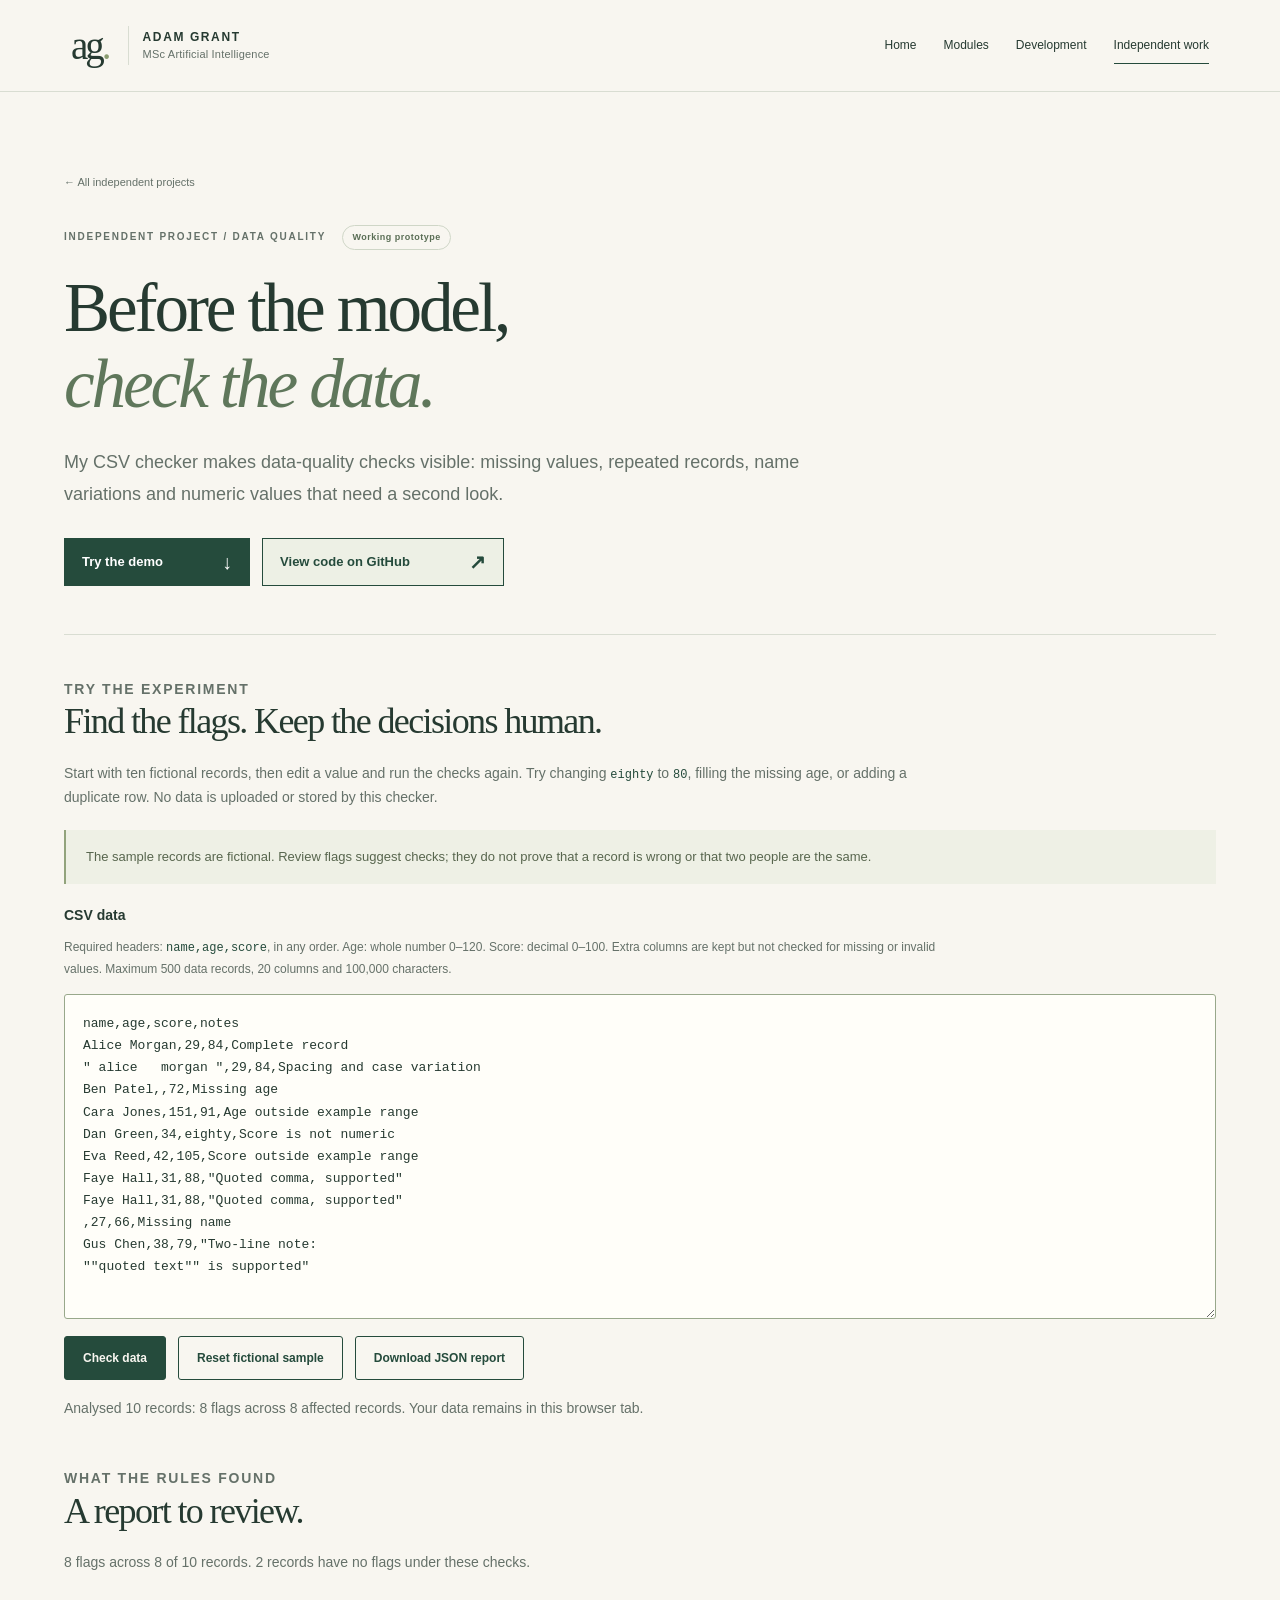
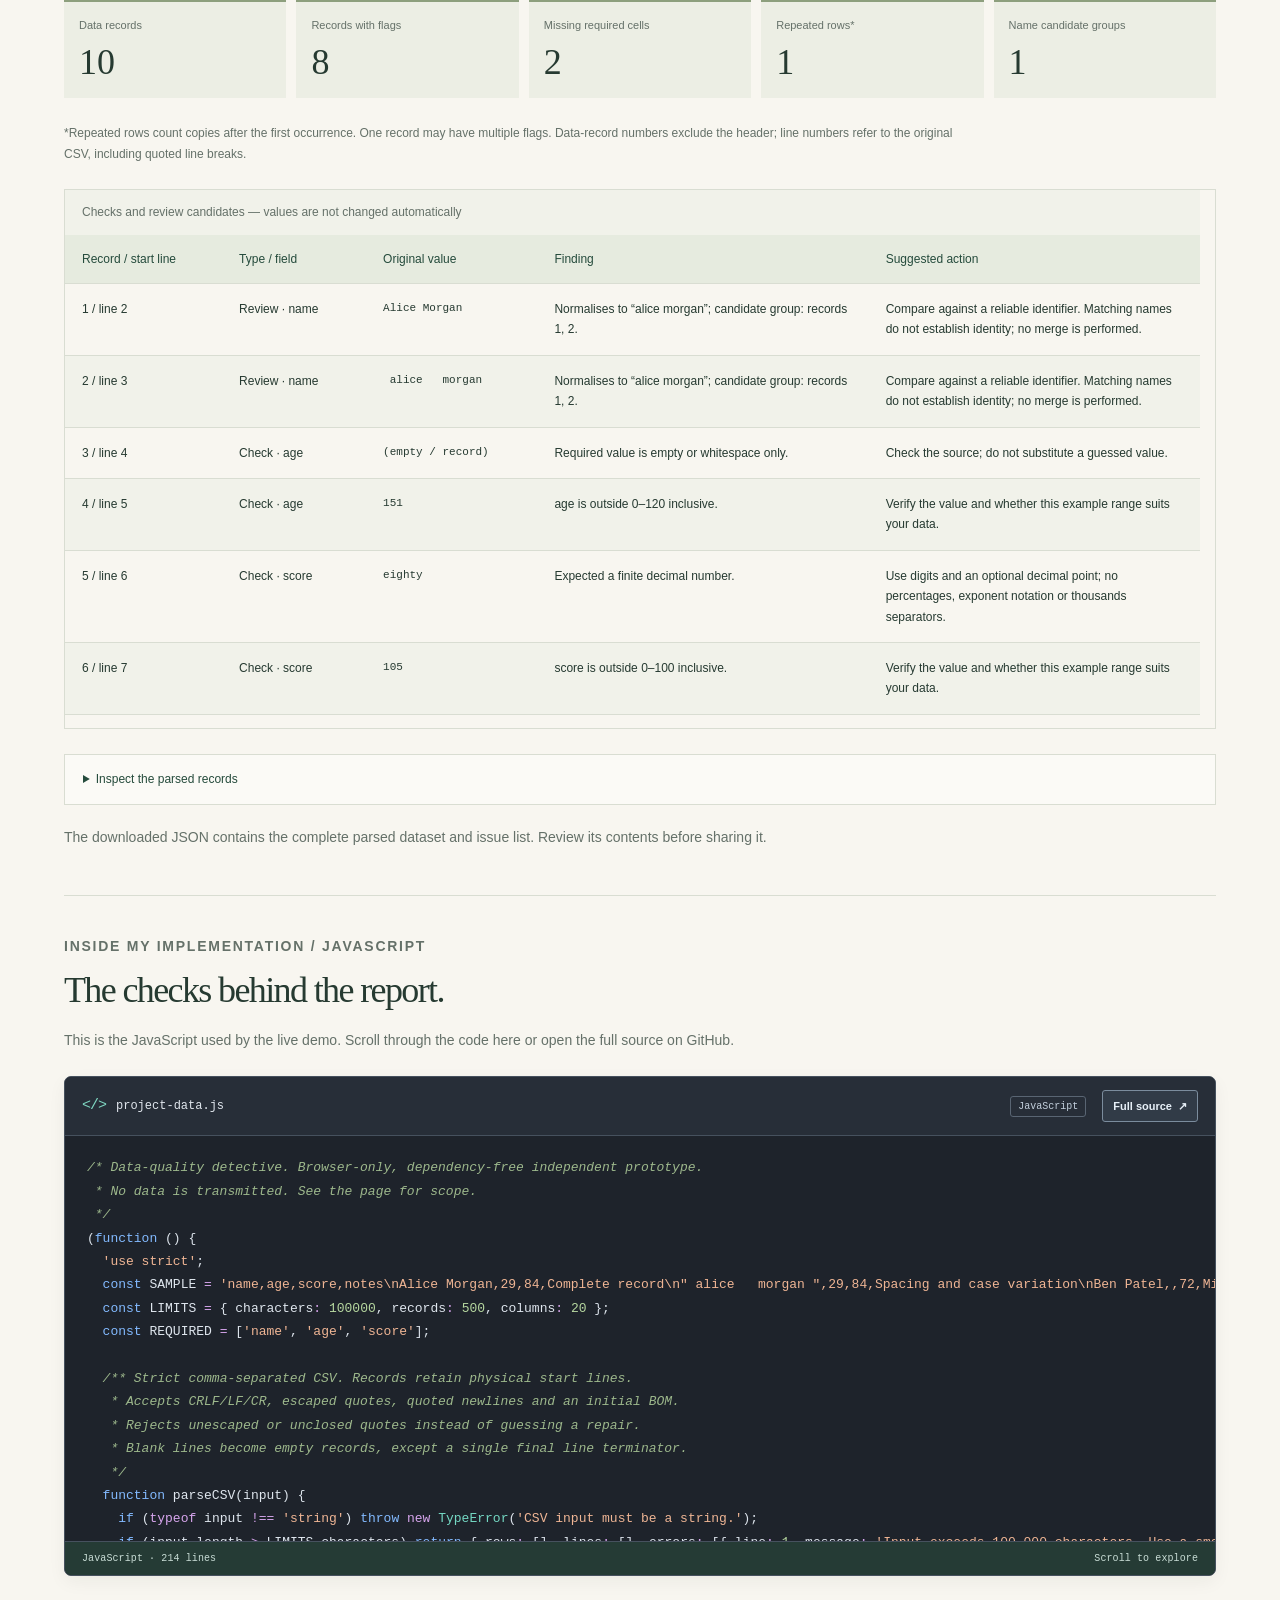
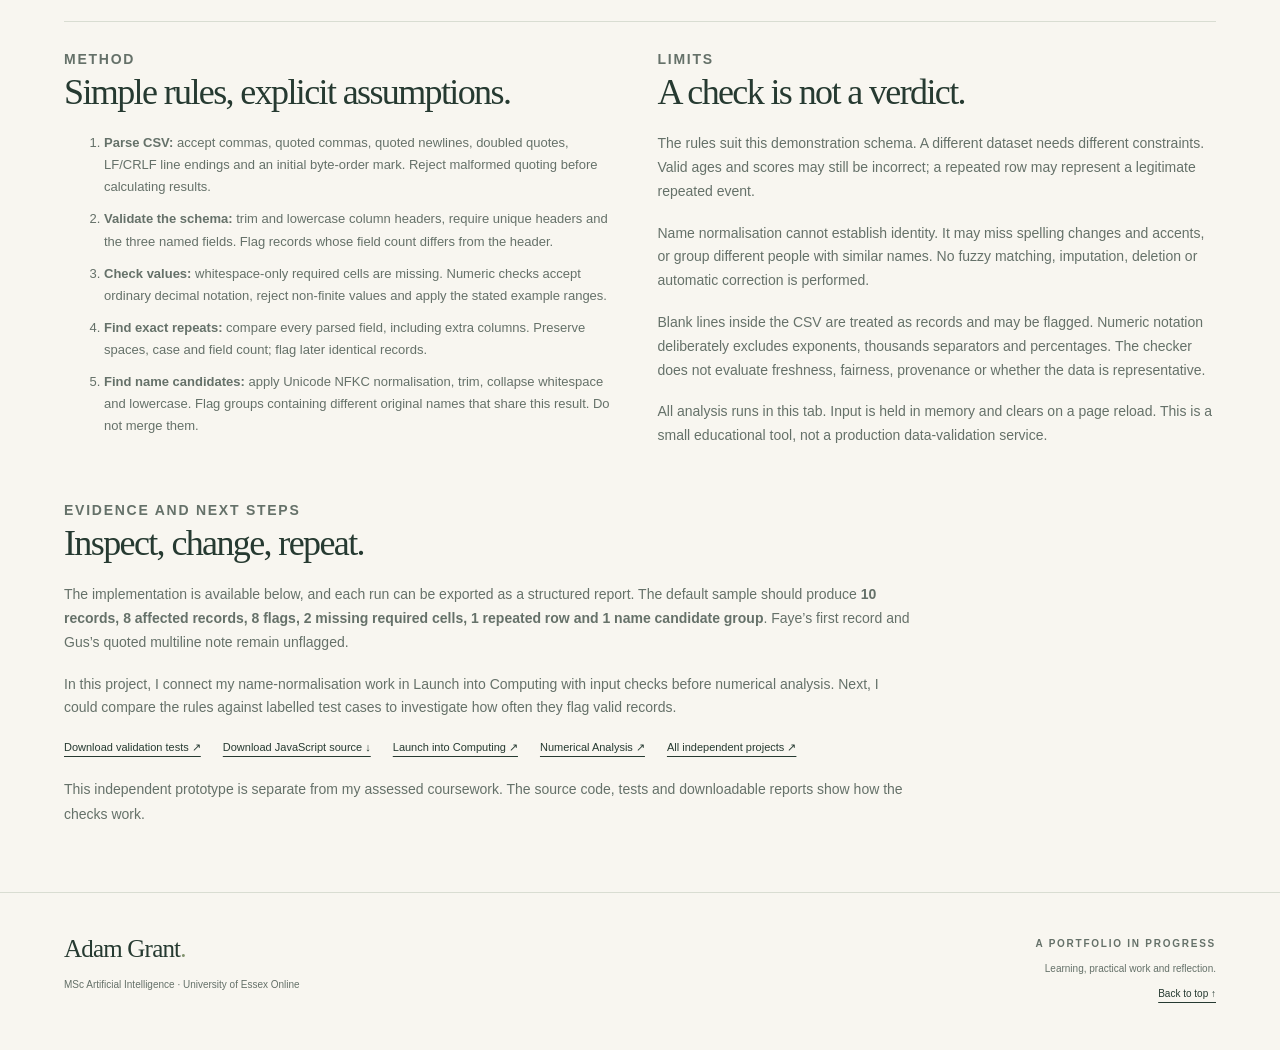
<file: project-data.html>
<!doctype html>
<html lang="en-GB">
<head><meta charset="utf-8"><meta name="viewport" content="width=device-width, initial-scale=1"><meta name="description" content="A working browser-based CSV quality checker: missing values, exact duplicates, name review candidates and example numeric checks."><title>Data-quality detective · Adam Grant</title><link rel="icon" href="favicon.svg" type="image/svg+xml"><link rel="stylesheet" href="style.css"><link rel="stylesheet" href="project-data.css"><script defer src="site.js"></script><script defer src="project-data.js"></script><link rel="stylesheet" href="code-windows.css"></head>
<body id="top"><a class="skip" href="#main">Skip to content</a>
<header class="site-header"><a class="brand" href="index.html" aria-label="Adam Grant, home"><span class="monogram">ag<span>.</span></span><span>ADAM GRANT<small>MSc Artificial Intelligence</small></span></a><nav aria-label="Main navigation"><a href="index.html">Home</a><a href="index.html#modules">Modules</a><a href="development.html">Development</a><a aria-current="page" href="projects.html">Independent work</a></nav></header>
<main id="main"><div class="page-hero"><a class="back-link" href="projects.html">← All independent projects</a><p class="eyebrow">Independent project / Data quality <span class="status">Working prototype</span></p><h1>Before the model,<br><em>check the data.</em></h1><p class="lead">My CSV checker makes data-quality checks visible: missing values, repeated records, name variations and numeric values that need a second look.</p><div class="project-actions"><a class="button" href="#demo">Try the demo <span aria-hidden="true">↓</span></a><a class="button button-code" href="https://github.com/adamgrant100/ai-portfolio/blob/main/project-data.js">View code on GitHub <span aria-hidden="true">↗</span></a></div></div>
<div class="data-demo"><section id="demo" aria-labelledby="demo-title"><p class="eyebrow">Try the experiment</p><h2 id="demo-title">Find the flags. Keep the decisions human.</h2><p>Start with ten fictional records, then edit a value and run the checks again. Try changing <code>eighty</code> to <code>80</code>, filling the missing age, or adding a duplicate row. No data is uploaded or stored by this checker.</p><div class="quiet-note">The sample records are fictional. Review flags suggest checks; they do not prove that a record is wrong or that two people are the same.</div>
<label for="csv-input">CSV data</label><p id="csv-help" class="input-hint">Required headers: <code>name,age,score</code>, in any order. Age: whole number 0–120. Score: decimal 0–100. Extra columns are kept but not checked for missing or invalid values. Maximum 500 data records, 20 columns and 100,000 characters.</p><textarea id="csv-input" aria-describedby="csv-help data-status data-errors" spellcheck="false" autocapitalize="off" autocomplete="off" rows="13"></textarea>
<div class="data-actions"><button id="analyse-data" type="button">Check data</button><button id="sample-data" class="secondary" type="button">Reset fictional sample</button><button id="download-report" class="secondary" type="button" disabled>Download JSON report</button></div><p id="data-status" class="data-status" role="status" aria-live="polite"></p><ul id="data-errors"></ul><noscript><p class="quiet-note">Enable JavaScript to use this interactive checker. The methods and source code below remain available.</p></noscript>
</section>
<div id="data-results" hidden><section aria-labelledby="results-title"><p class="eyebrow">What the rules found</p><h2 id="results-title">A report to review.</h2><p id="report-summary"></p><dl class="data-metrics"><div><dt>Data records</dt><dd id="metric-records">—</dd></div><div><dt>Records with flags</dt><dd id="metric-affected">—</dd></div><div><dt>Missing required cells</dt><dd id="metric-missing">—</dd></div><div><dt>Repeated rows*</dt><dd id="metric-duplicates">—</dd></div><div><dt>Name candidate groups</dt><dd id="metric-names">—</dd></div></dl><p class="input-hint">*Repeated rows count copies after the first occurrence. One record may have multiple flags. Data-record numbers exclude the header; line numbers refer to the original CSV, including quoted line breaks.</p>
<div class="table-wrap" id="issue-table" tabindex="0" role="region" aria-label="Issue report; scroll horizontally to read all columns"><table><caption>Checks and review candidates — values are not changed automatically</caption><thead><tr><th scope="col">Record / start line</th><th scope="col">Type / field</th><th scope="col">Original value</th><th scope="col">Finding</th><th scope="col">Suggested action</th></tr></thead><tbody id="issue-body"></tbody></table></div><p id="no-issues" hidden>No flags under these rules. This does not establish that the data is complete, accurate or suitable for analysis.</p>
<details><summary>Inspect the parsed records</summary><div class="table-wrap" tabindex="0" role="region" aria-label="Parsed CSV preview; scroll horizontally to read all columns"><table><caption id="preview-caption"></caption><thead id="preview-head"></thead><tbody id="preview-body"></tbody></table></div></details><p class="small">The downloaded JSON contains the complete parsed dataset and issue list. Review its contents before sharing it.</p></section></div>
<section class="source-section source-section--embedded" id="source-code" aria-labelledby="source-code-title"><p class="eyebrow">Inside my implementation / JavaScript</p><h2 id="source-code-title">The checks behind the report.</h2><p>This is the JavaScript used by the live demo. Scroll through the code here or open the full source on GitHub.</p><figure class="code-window" data-code-file="project-data.js"><figcaption class="code-toolbar"><span class="code-file"><span class="code-file-icon" aria-hidden="true">&lt;/&gt;</span>project-data.js</span><span class="code-language">JavaScript</span><a class="code-full-source" href="https://github.com/adamgrant100/ai-portfolio/blob/main/project-data.js">Full source <span aria-hidden="true">↗</span></a></figcaption><pre class="code-viewport" tabindex="0" role="region" aria-label="Scrollable JavaScript: project-data.js"><code class="language-javascript"><span class="cm">/* Data-quality detective. Browser-only, dependency-free independent prototype.</span>
<span class="cm"> * No data is transmitted. See the page for scope.</span>
<span class="cm"> */</span>
<span class="p">(</span><span class="kd">function</span><span class="w"> </span><span class="p">()</span><span class="w"> </span><span class="p">{</span>
<span class="w">  </span><span class="s1">&#39;use strict&#39;</span><span class="p">;</span>
<span class="w">  </span><span class="kd">const</span><span class="w"> </span><span class="nx">SAMPLE</span><span class="w"> </span><span class="o">=</span><span class="w"> </span><span class="s1">&#39;name,age,score,notes\nAlice Morgan,29,84,Complete record\n&quot; alice   morgan &quot;,29,84,Spacing and case variation\nBen Patel,,72,Missing age\nCara Jones,151,91,Age outside example range\nDan Green,34,eighty,Score is not numeric\nEva Reed,42,105,Score outside example range\nFaye Hall,31,88,&quot;Quoted comma, supported&quot;\nFaye Hall,31,88,&quot;Quoted comma, supported&quot;\n,27,66,Missing name\nGus Chen,38,79,&quot;Two-line note:\n&quot;&quot;quoted text&quot;&quot; is supported&quot;&#39;</span><span class="p">;</span>
<span class="w">  </span><span class="kd">const</span><span class="w"> </span><span class="nx">LIMITS</span><span class="w"> </span><span class="o">=</span><span class="w"> </span><span class="p">{</span><span class="w"> </span><span class="nx">characters</span><span class="o">:</span><span class="w"> </span><span class="mf">100000</span><span class="p">,</span><span class="w"> </span><span class="nx">records</span><span class="o">:</span><span class="w"> </span><span class="mf">500</span><span class="p">,</span><span class="w"> </span><span class="nx">columns</span><span class="o">:</span><span class="w"> </span><span class="mf">20</span><span class="w"> </span><span class="p">};</span>
<span class="w">  </span><span class="kd">const</span><span class="w"> </span><span class="nx">REQUIRED</span><span class="w"> </span><span class="o">=</span><span class="w"> </span><span class="p">[</span><span class="s1">&#39;name&#39;</span><span class="p">,</span><span class="w"> </span><span class="s1">&#39;age&#39;</span><span class="p">,</span><span class="w"> </span><span class="s1">&#39;score&#39;</span><span class="p">];</span>

<span class="w">  </span><span class="cm">/** Strict comma-separated CSV. Records retain physical start lines.</span>
<span class="cm">   * Accepts CRLF/LF/CR, escaped quotes, quoted newlines and an initial BOM.</span>
<span class="cm">   * Rejects unescaped or unclosed quotes instead of guessing a repair.</span>
<span class="cm">   * Blank lines become empty records, except a single final line terminator.</span>
<span class="cm">   */</span>
<span class="w">  </span><span class="kd">function</span><span class="w"> </span><span class="nx">parseCSV</span><span class="p">(</span><span class="nx">input</span><span class="p">)</span><span class="w"> </span><span class="p">{</span>
<span class="w">    </span><span class="k">if</span><span class="w"> </span><span class="p">(</span><span class="ow">typeof</span><span class="w"> </span><span class="nx">input</span><span class="w"> </span><span class="o">!==</span><span class="w"> </span><span class="s1">&#39;string&#39;</span><span class="p">)</span><span class="w"> </span><span class="k">throw</span><span class="w"> </span><span class="ow">new</span><span class="w"> </span><span class="ne">TypeError</span><span class="p">(</span><span class="s1">&#39;CSV input must be a string.&#39;</span><span class="p">);</span>
<span class="w">    </span><span class="k">if</span><span class="w"> </span><span class="p">(</span><span class="nx">input</span><span class="p">.</span><span class="nx">length</span><span class="w"> </span><span class="o">&gt;</span><span class="w"> </span><span class="nx">LIMITS</span><span class="p">.</span><span class="nx">characters</span><span class="p">)</span><span class="w"> </span><span class="k">return</span><span class="w"> </span><span class="p">{</span><span class="w"> </span><span class="nx">rows</span><span class="o">:</span><span class="w"> </span><span class="p">[],</span><span class="w"> </span><span class="nx">lines</span><span class="o">:</span><span class="w"> </span><span class="p">[],</span><span class="w"> </span><span class="nx">errors</span><span class="o">:</span><span class="w"> </span><span class="p">[{</span><span class="w"> </span><span class="nx">line</span><span class="o">:</span><span class="w"> </span><span class="mf">1</span><span class="p">,</span><span class="w"> </span><span class="nx">message</span><span class="o">:</span><span class="w"> </span><span class="s1">&#39;Input exceeds 100,000 characters. Use a smaller sample.&#39;</span><span class="w"> </span><span class="p">}]</span><span class="w"> </span><span class="p">};</span>
<span class="w">    </span><span class="kd">const</span><span class="w"> </span><span class="nx">source</span><span class="w"> </span><span class="o">=</span><span class="w"> </span><span class="nx">input</span><span class="p">.</span><span class="nx">replace</span><span class="p">(</span><span class="sr">/^\uFEFF/</span><span class="p">,</span><span class="w"> </span><span class="s1">&#39;&#39;</span><span class="p">);</span>
<span class="w">    </span><span class="kd">const</span><span class="w"> </span><span class="nx">rows</span><span class="w"> </span><span class="o">=</span><span class="w"> </span><span class="p">[],</span><span class="w"> </span><span class="nx">lines</span><span class="w"> </span><span class="o">=</span><span class="w"> </span><span class="p">[],</span><span class="w"> </span><span class="nx">errors</span><span class="w"> </span><span class="o">=</span><span class="w"> </span><span class="p">[];</span>
<span class="w">    </span><span class="k">if</span><span class="w"> </span><span class="p">(</span><span class="nx">source</span><span class="w"> </span><span class="o">===</span><span class="w"> </span><span class="s1">&#39;&#39;</span><span class="p">)</span><span class="w"> </span><span class="k">return</span><span class="w"> </span><span class="p">{</span><span class="w"> </span><span class="nx">rows</span><span class="p">,</span><span class="w"> </span><span class="nx">lines</span><span class="p">,</span><span class="w"> </span><span class="nx">errors</span><span class="w"> </span><span class="p">};</span>
<span class="w">    </span><span class="kd">let</span><span class="w"> </span><span class="nx">record</span><span class="w"> </span><span class="o">=</span><span class="w"> </span><span class="p">[],</span><span class="w"> </span><span class="nx">value</span><span class="w"> </span><span class="o">=</span><span class="w"> </span><span class="s1">&#39;&#39;</span><span class="p">,</span><span class="w"> </span><span class="nx">state</span><span class="w"> </span><span class="o">=</span><span class="w"> </span><span class="s1">&#39;start&#39;</span><span class="p">,</span><span class="w"> </span><span class="nx">line</span><span class="w"> </span><span class="o">=</span><span class="w"> </span><span class="mf">1</span><span class="p">,</span><span class="w"> </span><span class="nx">startLine</span><span class="w"> </span><span class="o">=</span><span class="w"> </span><span class="mf">1</span><span class="p">;</span>
<span class="w">    </span><span class="kd">function</span><span class="w"> </span><span class="nx">fail</span><span class="p">(</span><span class="nx">message</span><span class="p">)</span><span class="w"> </span><span class="p">{</span><span class="w"> </span><span class="nx">errors</span><span class="p">.</span><span class="nx">push</span><span class="p">({</span><span class="w"> </span><span class="nx">line</span><span class="p">,</span><span class="w"> </span><span class="nx">message</span><span class="w"> </span><span class="p">});</span><span class="w"> </span><span class="p">}</span>
<span class="w">    </span><span class="kd">function</span><span class="w"> </span><span class="nx">endField</span><span class="p">()</span><span class="w"> </span><span class="p">{</span><span class="w"> </span><span class="nx">record</span><span class="p">.</span><span class="nx">push</span><span class="p">(</span><span class="nx">value</span><span class="p">);</span><span class="w"> </span><span class="nx">value</span><span class="w"> </span><span class="o">=</span><span class="w"> </span><span class="s1">&#39;&#39;</span><span class="p">;</span><span class="w"> </span><span class="nx">state</span><span class="w"> </span><span class="o">=</span><span class="w"> </span><span class="s1">&#39;start&#39;</span><span class="p">;</span><span class="w"> </span><span class="p">}</span>
<span class="w">    </span><span class="kd">function</span><span class="w"> </span><span class="nx">endRecord</span><span class="p">()</span><span class="w"> </span><span class="p">{</span>
<span class="w">      </span><span class="nx">endField</span><span class="p">();</span>
<span class="w">      </span><span class="k">if</span><span class="w"> </span><span class="p">(</span><span class="nx">record</span><span class="p">.</span><span class="nx">length</span><span class="w"> </span><span class="o">&gt;</span><span class="w"> </span><span class="nx">LIMITS</span><span class="p">.</span><span class="nx">columns</span><span class="p">)</span><span class="w"> </span><span class="nx">fail</span><span class="p">(</span><span class="s1">&#39;A record exceeds the limit of 20 columns.&#39;</span><span class="p">);</span>
<span class="w">      </span><span class="nx">rows</span><span class="p">.</span><span class="nx">push</span><span class="p">(</span><span class="nx">record</span><span class="p">);</span><span class="w"> </span><span class="nx">lines</span><span class="p">.</span><span class="nx">push</span><span class="p">(</span><span class="nx">startLine</span><span class="p">);</span><span class="w"> </span><span class="nx">record</span><span class="w"> </span><span class="o">=</span><span class="w"> </span><span class="p">[];</span>
<span class="w">      </span><span class="k">if</span><span class="w"> </span><span class="p">(</span><span class="nx">rows</span><span class="p">.</span><span class="nx">length</span><span class="w"> </span><span class="o">&gt;</span><span class="w"> </span><span class="nx">LIMITS</span><span class="p">.</span><span class="nx">records</span><span class="w"> </span><span class="o">+</span><span class="w"> </span><span class="mf">1</span><span class="p">)</span><span class="w"> </span><span class="nx">fail</span><span class="p">(</span><span class="s1">&#39;Input exceeds 500 data records. Use a smaller sample.&#39;</span><span class="p">);</span>
<span class="w">    </span><span class="p">}</span>
<span class="w">    </span><span class="k">for</span><span class="w"> </span><span class="p">(</span><span class="kd">let</span><span class="w"> </span><span class="nx">i</span><span class="w"> </span><span class="o">=</span><span class="w"> </span><span class="mf">0</span><span class="p">;</span><span class="w"> </span><span class="nx">i</span><span class="w"> </span><span class="o">&lt;</span><span class="w"> </span><span class="nx">source</span><span class="p">.</span><span class="nx">length</span><span class="p">;</span><span class="w"> </span><span class="nx">i</span><span class="o">++</span><span class="p">)</span><span class="w"> </span><span class="p">{</span>
<span class="w">      </span><span class="kd">const</span><span class="w"> </span><span class="nx">c</span><span class="w"> </span><span class="o">=</span><span class="w"> </span><span class="nx">source</span><span class="p">[</span><span class="nx">i</span><span class="p">];</span>
<span class="w">      </span><span class="kd">const</span><span class="w"> </span><span class="nx">newline</span><span class="w"> </span><span class="o">=</span><span class="w"> </span><span class="nx">c</span><span class="w"> </span><span class="o">===</span><span class="w"> </span><span class="s1">&#39;\n&#39;</span><span class="w"> </span><span class="o">||</span><span class="w"> </span><span class="nx">c</span><span class="w"> </span><span class="o">===</span><span class="w"> </span><span class="s1">&#39;\r&#39;</span><span class="p">;</span>
<span class="w">      </span><span class="k">if</span><span class="w"> </span><span class="p">(</span><span class="nx">state</span><span class="w"> </span><span class="o">===</span><span class="w"> </span><span class="s1">&#39;quoted&#39;</span><span class="p">)</span><span class="w"> </span><span class="p">{</span>
<span class="w">        </span><span class="k">if</span><span class="w"> </span><span class="p">(</span><span class="nx">c</span><span class="w"> </span><span class="o">===</span><span class="w"> </span><span class="s1">&#39;&quot;&#39;</span><span class="p">)</span><span class="w"> </span><span class="p">{</span>
<span class="w">          </span><span class="k">if</span><span class="w"> </span><span class="p">(</span><span class="nx">source</span><span class="p">[</span><span class="nx">i</span><span class="w"> </span><span class="o">+</span><span class="w"> </span><span class="mf">1</span><span class="p">]</span><span class="w"> </span><span class="o">===</span><span class="w"> </span><span class="s1">&#39;&quot;&#39;</span><span class="p">)</span><span class="w"> </span><span class="p">{</span><span class="w"> </span><span class="nx">value</span><span class="w"> </span><span class="o">+=</span><span class="w"> </span><span class="s1">&#39;&quot;&#39;</span><span class="p">;</span><span class="w"> </span><span class="nx">i</span><span class="o">++</span><span class="p">;</span><span class="w"> </span><span class="p">}</span>
<span class="w">          </span><span class="k">else</span><span class="w"> </span><span class="nx">state</span><span class="w"> </span><span class="o">=</span><span class="w"> </span><span class="s1">&#39;closed&#39;</span><span class="p">;</span>
<span class="w">        </span><span class="p">}</span><span class="w"> </span><span class="k">else</span><span class="w"> </span><span class="k">if</span><span class="w"> </span><span class="p">(</span><span class="nx">newline</span><span class="p">)</span><span class="w"> </span><span class="p">{</span>
<span class="w">          </span><span class="nx">value</span><span class="w"> </span><span class="o">+=</span><span class="w"> </span><span class="s1">&#39;\n&#39;</span><span class="p">;</span>
<span class="w">          </span><span class="k">if</span><span class="w"> </span><span class="p">(</span><span class="nx">c</span><span class="w"> </span><span class="o">===</span><span class="w"> </span><span class="s1">&#39;\r&#39;</span><span class="w"> </span><span class="o">&amp;&amp;</span><span class="w"> </span><span class="nx">source</span><span class="p">[</span><span class="nx">i</span><span class="w"> </span><span class="o">+</span><span class="w"> </span><span class="mf">1</span><span class="p">]</span><span class="w"> </span><span class="o">===</span><span class="w"> </span><span class="s1">&#39;\n&#39;</span><span class="p">)</span><span class="w"> </span><span class="nx">i</span><span class="o">++</span><span class="p">;</span>
<span class="w">          </span><span class="nx">line</span><span class="o">++</span><span class="p">;</span>
<span class="w">        </span><span class="p">}</span><span class="w"> </span><span class="k">else</span><span class="w"> </span><span class="nx">value</span><span class="w"> </span><span class="o">+=</span><span class="w"> </span><span class="nx">c</span><span class="p">;</span>
<span class="w">      </span><span class="p">}</span><span class="w"> </span><span class="k">else</span><span class="w"> </span><span class="k">if</span><span class="w"> </span><span class="p">(</span><span class="nx">c</span><span class="w"> </span><span class="o">===</span><span class="w"> </span><span class="s1">&#39;,&#39;</span><span class="p">)</span><span class="w"> </span><span class="p">{</span>
<span class="w">        </span><span class="nx">endField</span><span class="p">();</span>
<span class="w">      </span><span class="p">}</span><span class="w"> </span><span class="k">else</span><span class="w"> </span><span class="k">if</span><span class="w"> </span><span class="p">(</span><span class="nx">newline</span><span class="p">)</span><span class="w"> </span><span class="p">{</span>
<span class="w">        </span><span class="nx">endRecord</span><span class="p">();</span>
<span class="w">        </span><span class="k">if</span><span class="w"> </span><span class="p">(</span><span class="nx">errors</span><span class="p">.</span><span class="nx">length</span><span class="p">)</span><span class="w"> </span><span class="k">break</span><span class="p">;</span>
<span class="w">        </span><span class="k">if</span><span class="w"> </span><span class="p">(</span><span class="nx">c</span><span class="w"> </span><span class="o">===</span><span class="w"> </span><span class="s1">&#39;\r&#39;</span><span class="w"> </span><span class="o">&amp;&amp;</span><span class="w"> </span><span class="nx">source</span><span class="p">[</span><span class="nx">i</span><span class="w"> </span><span class="o">+</span><span class="w"> </span><span class="mf">1</span><span class="p">]</span><span class="w"> </span><span class="o">===</span><span class="w"> </span><span class="s1">&#39;\n&#39;</span><span class="p">)</span><span class="w"> </span><span class="nx">i</span><span class="o">++</span><span class="p">;</span>
<span class="w">        </span><span class="nx">line</span><span class="o">++</span><span class="p">;</span><span class="w"> </span><span class="nx">startLine</span><span class="w"> </span><span class="o">=</span><span class="w"> </span><span class="nx">line</span><span class="p">;</span>
<span class="w">      </span><span class="p">}</span><span class="w"> </span><span class="k">else</span><span class="w"> </span><span class="k">if</span><span class="w"> </span><span class="p">(</span><span class="nx">state</span><span class="w"> </span><span class="o">===</span><span class="w"> </span><span class="s1">&#39;closed&#39;</span><span class="p">)</span><span class="w"> </span><span class="p">{</span>
<span class="w">        </span><span class="nx">fail</span><span class="p">(</span><span class="s1">&#39;Unexpected character after a closing quote. A comma or line break is required.&#39;</span><span class="p">);</span><span class="w"> </span><span class="k">break</span><span class="p">;</span>
<span class="w">      </span><span class="p">}</span><span class="w"> </span><span class="k">else</span><span class="w"> </span><span class="k">if</span><span class="w"> </span><span class="p">(</span><span class="nx">c</span><span class="w"> </span><span class="o">===</span><span class="w"> </span><span class="s1">&#39;&quot;&#39;</span><span class="p">)</span><span class="w"> </span><span class="p">{</span>
<span class="w">        </span><span class="k">if</span><span class="w"> </span><span class="p">(</span><span class="nx">state</span><span class="w"> </span><span class="o">!==</span><span class="w"> </span><span class="s1">&#39;start&#39;</span><span class="p">)</span><span class="w"> </span><span class="p">{</span><span class="w"> </span><span class="nx">fail</span><span class="p">(</span><span class="s1">&#39;Quote inside an unquoted field. Quote the entire field and double any internal quotes.&#39;</span><span class="p">);</span><span class="w"> </span><span class="k">break</span><span class="p">;</span><span class="w"> </span><span class="p">}</span>
<span class="w">        </span><span class="nx">state</span><span class="w"> </span><span class="o">=</span><span class="w"> </span><span class="s1">&#39;quoted&#39;</span><span class="p">;</span>
<span class="w">      </span><span class="p">}</span><span class="w"> </span><span class="k">else</span><span class="w"> </span><span class="p">{</span><span class="w"> </span><span class="nx">value</span><span class="w"> </span><span class="o">+=</span><span class="w"> </span><span class="nx">c</span><span class="p">;</span><span class="w"> </span><span class="nx">state</span><span class="w"> </span><span class="o">=</span><span class="w"> </span><span class="s1">&#39;plain&#39;</span><span class="p">;</span><span class="w"> </span><span class="p">}</span>
<span class="w">    </span><span class="p">}</span>
<span class="w">    </span><span class="k">if</span><span class="w"> </span><span class="p">(</span><span class="o">!</span><span class="nx">errors</span><span class="p">.</span><span class="nx">length</span><span class="p">)</span><span class="w"> </span><span class="p">{</span>
<span class="w">      </span><span class="k">if</span><span class="w"> </span><span class="p">(</span><span class="nx">state</span><span class="w"> </span><span class="o">===</span><span class="w"> </span><span class="s1">&#39;quoted&#39;</span><span class="p">)</span><span class="w"> </span><span class="nx">fail</span><span class="p">(</span><span class="s1">&#39;Unclosed quoted field. Add the closing quote.&#39;</span><span class="p">);</span>
<span class="w">      </span><span class="k">else</span><span class="w"> </span><span class="k">if</span><span class="w"> </span><span class="p">(</span><span class="nx">record</span><span class="p">.</span><span class="nx">length</span><span class="w"> </span><span class="o">||</span><span class="w"> </span><span class="nx">value</span><span class="w"> </span><span class="o">!==</span><span class="w"> </span><span class="s1">&#39;&#39;</span><span class="w"> </span><span class="o">||</span><span class="w"> </span><span class="nx">state</span><span class="w"> </span><span class="o">!==</span><span class="w"> </span><span class="s1">&#39;start&#39;</span><span class="p">)</span><span class="w"> </span><span class="nx">endRecord</span><span class="p">();</span>
<span class="w">    </span><span class="p">}</span>
<span class="w">    </span><span class="k">return</span><span class="w"> </span><span class="p">{</span><span class="w"> </span><span class="nx">rows</span><span class="p">,</span><span class="w"> </span><span class="nx">lines</span><span class="p">,</span><span class="w"> </span><span class="nx">errors</span><span class="w"> </span><span class="p">};</span>
<span class="w">  </span><span class="p">}</span>

<span class="w">  </span><span class="kd">function</span><span class="w"> </span><span class="nx">normalizeName</span><span class="p">(</span><span class="nx">value</span><span class="p">)</span><span class="w"> </span><span class="p">{</span>
<span class="w">    </span><span class="k">return</span><span class="w"> </span><span class="nx">value</span><span class="p">.</span><span class="nx">normalize</span><span class="p">(</span><span class="s1">&#39;NFKC&#39;</span><span class="p">).</span><span class="nx">trim</span><span class="p">().</span><span class="nx">replace</span><span class="p">(</span><span class="sr">/\s+/gu</span><span class="p">,</span><span class="w"> </span><span class="s1">&#39; &#39;</span><span class="p">).</span><span class="nx">toLowerCase</span><span class="p">();</span>
<span class="w">  </span><span class="p">}</span>

<span class="w">  </span><span class="kd">function</span><span class="w"> </span><span class="nx">inspectCSV</span><span class="p">(</span><span class="nx">input</span><span class="p">)</span><span class="w"> </span><span class="p">{</span>
<span class="w">    </span><span class="kd">const</span><span class="w"> </span><span class="nx">parsed</span><span class="w"> </span><span class="o">=</span><span class="w"> </span><span class="nx">parseCSV</span><span class="p">(</span><span class="nx">input</span><span class="p">);</span>
<span class="w">    </span><span class="kd">const</span><span class="w"> </span><span class="nx">result</span><span class="w"> </span><span class="o">=</span><span class="w"> </span><span class="p">{</span><span class="w"> </span><span class="nx">schema</span><span class="o">:</span><span class="w"> </span><span class="p">{</span><span class="w"> </span><span class="nx">required</span><span class="o">:</span><span class="w"> </span><span class="nx">REQUIRED</span><span class="p">,</span><span class="w"> </span><span class="nx">age</span><span class="o">:</span><span class="w"> </span><span class="s1">&#39;Integer, 0–120 inclusive&#39;</span><span class="p">,</span><span class="w"> </span><span class="nx">score</span><span class="o">:</span><span class="w"> </span><span class="s1">&#39;Decimal, 0–100 inclusive&#39;</span><span class="p">,</span><span class="w"> </span><span class="nx">additionalColumns</span><span class="o">:</span><span class="w"> </span><span class="s1">&#39;Preserved; only checked for record width and exact duplicates&#39;</span><span class="w"> </span><span class="p">},</span><span class="w"> </span><span class="nx">limits</span><span class="o">:</span><span class="w"> </span><span class="nx">LIMITS</span><span class="p">,</span><span class="w"> </span><span class="nx">errors</span><span class="o">:</span><span class="w"> </span><span class="nx">parsed</span><span class="p">.</span><span class="nx">errors</span><span class="p">,</span><span class="w"> </span><span class="nx">headers</span><span class="o">:</span><span class="w"> </span><span class="p">[],</span><span class="w"> </span><span class="nx">records</span><span class="o">:</span><span class="w"> </span><span class="p">[],</span><span class="w"> </span><span class="nx">issues</span><span class="o">:</span><span class="w"> </span><span class="p">[],</span><span class="w"> </span><span class="nx">summary</span><span class="o">:</span><span class="w"> </span><span class="kc">null</span><span class="w"> </span><span class="p">};</span>
<span class="w">    </span><span class="k">if</span><span class="w"> </span><span class="p">(</span><span class="nx">result</span><span class="p">.</span><span class="nx">errors</span><span class="p">.</span><span class="nx">length</span><span class="p">)</span><span class="w"> </span><span class="k">return</span><span class="w"> </span><span class="nx">result</span><span class="p">;</span>
<span class="w">    </span><span class="k">if</span><span class="w"> </span><span class="p">(</span><span class="o">!</span><span class="nx">parsed</span><span class="p">.</span><span class="nx">rows</span><span class="p">.</span><span class="nx">length</span><span class="p">)</span><span class="w"> </span><span class="p">{</span><span class="w"> </span><span class="nx">result</span><span class="p">.</span><span class="nx">errors</span><span class="p">.</span><span class="nx">push</span><span class="p">({</span><span class="w"> </span><span class="nx">line</span><span class="o">:</span><span class="w"> </span><span class="mf">1</span><span class="p">,</span><span class="w"> </span><span class="nx">message</span><span class="o">:</span><span class="w"> </span><span class="s1">&#39;Paste a CSV header and at least one data record.&#39;</span><span class="w"> </span><span class="p">});</span><span class="w"> </span><span class="k">return</span><span class="w"> </span><span class="nx">result</span><span class="p">;</span><span class="w"> </span><span class="p">}</span>
<span class="w">    </span><span class="nx">result</span><span class="p">.</span><span class="nx">headers</span><span class="w"> </span><span class="o">=</span><span class="w"> </span><span class="nx">parsed</span><span class="p">.</span><span class="nx">rows</span><span class="p">[</span><span class="mf">0</span><span class="p">];</span>
<span class="w">    </span><span class="kd">const</span><span class="w"> </span><span class="nx">headers</span><span class="w"> </span><span class="o">=</span><span class="w"> </span><span class="nx">result</span><span class="p">.</span><span class="nx">headers</span><span class="p">.</span><span class="nx">map</span><span class="p">(</span><span class="nx">s</span><span class="w"> </span><span class="p">=&gt;</span><span class="w"> </span><span class="nx">s</span><span class="p">.</span><span class="nx">trim</span><span class="p">().</span><span class="nx">toLowerCase</span><span class="p">());</span>
<span class="w">    </span><span class="k">if</span><span class="w"> </span><span class="p">(</span><span class="nx">headers</span><span class="p">.</span><span class="nx">some</span><span class="p">(</span><span class="nx">s</span><span class="w"> </span><span class="p">=&gt;</span><span class="w"> </span><span class="o">!</span><span class="nx">s</span><span class="p">))</span><span class="w"> </span><span class="nx">result</span><span class="p">.</span><span class="nx">errors</span><span class="p">.</span><span class="nx">push</span><span class="p">({</span><span class="w"> </span><span class="nx">line</span><span class="o">:</span><span class="w"> </span><span class="mf">1</span><span class="p">,</span><span class="w"> </span><span class="nx">message</span><span class="o">:</span><span class="w"> </span><span class="s1">&#39;Every column needs a non-empty header.&#39;</span><span class="w"> </span><span class="p">});</span>
<span class="w">    </span><span class="k">if</span><span class="w"> </span><span class="p">(</span><span class="ow">new</span><span class="w"> </span><span class="nb">Set</span><span class="p">(</span><span class="nx">headers</span><span class="p">).</span><span class="nx">size</span><span class="w"> </span><span class="o">!==</span><span class="w"> </span><span class="nx">headers</span><span class="p">.</span><span class="nx">length</span><span class="p">)</span><span class="w"> </span><span class="nx">result</span><span class="p">.</span><span class="nx">errors</span><span class="p">.</span><span class="nx">push</span><span class="p">({</span><span class="w"> </span><span class="nx">line</span><span class="o">:</span><span class="w"> </span><span class="mf">1</span><span class="p">,</span><span class="w"> </span><span class="nx">message</span><span class="o">:</span><span class="w"> </span><span class="s1">&#39;Column headers must be unique after trimming and lowercasing.&#39;</span><span class="w"> </span><span class="p">});</span>
<span class="w">    </span><span class="kd">const</span><span class="w"> </span><span class="nx">missing</span><span class="w"> </span><span class="o">=</span><span class="w"> </span><span class="nx">REQUIRED</span><span class="p">.</span><span class="nx">filter</span><span class="p">(</span><span class="nx">h</span><span class="w"> </span><span class="p">=&gt;</span><span class="w"> </span><span class="o">!</span><span class="nx">headers</span><span class="p">.</span><span class="nx">includes</span><span class="p">(</span><span class="nx">h</span><span class="p">));</span>
<span class="w">    </span><span class="k">if</span><span class="w"> </span><span class="p">(</span><span class="nx">missing</span><span class="p">.</span><span class="nx">length</span><span class="p">)</span><span class="w"> </span><span class="nx">result</span><span class="p">.</span><span class="nx">errors</span><span class="p">.</span><span class="nx">push</span><span class="p">({</span><span class="w"> </span><span class="nx">line</span><span class="o">:</span><span class="w"> </span><span class="mf">1</span><span class="p">,</span><span class="w"> </span><span class="nx">message</span><span class="o">:</span><span class="w"> </span><span class="s1">&#39;Required headers missing: &#39;</span><span class="w"> </span><span class="o">+</span><span class="w"> </span><span class="nx">missing</span><span class="p">.</span><span class="nx">join</span><span class="p">(</span><span class="s1">&#39;, &#39;</span><span class="p">)</span><span class="w"> </span><span class="o">+</span><span class="w"> </span><span class="s1">&#39;. Use name, age, score (any order).&#39;</span><span class="w"> </span><span class="p">});</span>
<span class="w">    </span><span class="k">if</span><span class="w"> </span><span class="p">(</span><span class="nx">parsed</span><span class="p">.</span><span class="nx">rows</span><span class="p">.</span><span class="nx">length</span><span class="w"> </span><span class="o">&lt;</span><span class="w"> </span><span class="mf">2</span><span class="p">)</span><span class="w"> </span><span class="nx">result</span><span class="p">.</span><span class="nx">errors</span><span class="p">.</span><span class="nx">push</span><span class="p">({</span><span class="w"> </span><span class="nx">line</span><span class="o">:</span><span class="w"> </span><span class="mf">1</span><span class="p">,</span><span class="w"> </span><span class="nx">message</span><span class="o">:</span><span class="w"> </span><span class="s1">&#39;Add at least one data record below the header.&#39;</span><span class="w"> </span><span class="p">});</span>
<span class="w">    </span><span class="k">if</span><span class="w"> </span><span class="p">(</span><span class="nx">result</span><span class="p">.</span><span class="nx">errors</span><span class="p">.</span><span class="nx">length</span><span class="p">)</span><span class="w"> </span><span class="k">return</span><span class="w"> </span><span class="nx">result</span><span class="p">;</span>
<span class="w">    </span><span class="nx">result</span><span class="p">.</span><span class="nx">records</span><span class="w"> </span><span class="o">=</span><span class="w"> </span><span class="nx">parsed</span><span class="p">.</span><span class="nx">rows</span><span class="p">.</span><span class="nx">slice</span><span class="p">(</span><span class="mf">1</span><span class="p">).</span><span class="nx">map</span><span class="p">((</span><span class="nx">values</span><span class="p">,</span><span class="w"> </span><span class="nx">index</span><span class="p">)</span><span class="w"> </span><span class="p">=&gt;</span><span class="w"> </span><span class="p">({</span><span class="w"> </span><span class="nx">record</span><span class="o">:</span><span class="w"> </span><span class="nx">index</span><span class="w"> </span><span class="o">+</span><span class="w"> </span><span class="mf">1</span><span class="p">,</span><span class="w"> </span><span class="nx">line</span><span class="o">:</span><span class="w"> </span><span class="nx">parsed</span><span class="p">.</span><span class="nx">lines</span><span class="p">[</span><span class="nx">index</span><span class="w"> </span><span class="o">+</span><span class="w"> </span><span class="mf">1</span><span class="p">],</span><span class="w"> </span><span class="nx">values</span><span class="w"> </span><span class="p">}));</span>
<span class="w">    </span><span class="kd">const</span><span class="w"> </span><span class="nx">indices</span><span class="w"> </span><span class="o">=</span><span class="w"> </span><span class="nb">Object</span><span class="p">.</span><span class="nx">fromEntries</span><span class="p">(</span><span class="nx">REQUIRED</span><span class="p">.</span><span class="nx">map</span><span class="p">(</span><span class="nx">h</span><span class="w"> </span><span class="p">=&gt;</span><span class="w"> </span><span class="p">[</span><span class="nx">h</span><span class="p">,</span><span class="w"> </span><span class="nx">headers</span><span class="p">.</span><span class="nx">indexOf</span><span class="p">(</span><span class="nx">h</span><span class="p">)]));</span>
<span class="w">    </span><span class="kd">const</span><span class="w"> </span><span class="nx">duplicates</span><span class="w"> </span><span class="o">=</span><span class="w"> </span><span class="ow">new</span><span class="w"> </span><span class="nb">Map</span><span class="p">(),</span><span class="w"> </span><span class="nx">names</span><span class="w"> </span><span class="o">=</span><span class="w"> </span><span class="ow">new</span><span class="w"> </span><span class="nb">Map</span><span class="p">();</span>
<span class="w">    </span><span class="kd">let</span><span class="w"> </span><span class="nx">missingCells</span><span class="w"> </span><span class="o">=</span><span class="w"> </span><span class="mf">0</span><span class="p">,</span><span class="w"> </span><span class="nx">duplicateRows</span><span class="w"> </span><span class="o">=</span><span class="w"> </span><span class="mf">0</span><span class="p">,</span><span class="w"> </span><span class="nx">nameGroups</span><span class="w"> </span><span class="o">=</span><span class="w"> </span><span class="mf">0</span><span class="p">;</span>
<span class="w">    </span><span class="kd">function</span><span class="w"> </span><span class="nx">issue</span><span class="p">(</span><span class="nx">row</span><span class="p">,</span><span class="w"> </span><span class="nx">code</span><span class="p">,</span><span class="w"> </span><span class="nx">field</span><span class="p">,</span><span class="w"> </span><span class="nx">value</span><span class="p">,</span><span class="w"> </span><span class="nx">message</span><span class="p">,</span><span class="w"> </span><span class="nx">action</span><span class="p">,</span><span class="w"> </span><span class="nx">level</span><span class="w"> </span><span class="o">=</span><span class="w"> </span><span class="s1">&#39;Check&#39;</span><span class="p">)</span><span class="w"> </span><span class="p">{</span>
<span class="w">      </span><span class="nx">result</span><span class="p">.</span><span class="nx">issues</span><span class="p">.</span><span class="nx">push</span><span class="p">({</span><span class="w"> </span><span class="nx">record</span><span class="o">:</span><span class="w"> </span><span class="nx">row</span><span class="p">.</span><span class="nx">record</span><span class="p">,</span><span class="w"> </span><span class="nx">line</span><span class="o">:</span><span class="w"> </span><span class="nx">row</span><span class="p">.</span><span class="nx">line</span><span class="p">,</span><span class="w"> </span><span class="nx">code</span><span class="p">,</span><span class="w"> </span><span class="nx">level</span><span class="p">,</span><span class="w"> </span><span class="nx">field</span><span class="p">,</span><span class="w"> </span><span class="nx">value</span><span class="p">,</span><span class="w"> </span><span class="nx">message</span><span class="p">,</span><span class="w"> </span><span class="nx">action</span><span class="w"> </span><span class="p">});</span>
<span class="w">    </span><span class="p">}</span>
<span class="w">    </span><span class="k">for</span><span class="w"> </span><span class="p">(</span><span class="kd">const</span><span class="w"> </span><span class="nx">row</span><span class="w"> </span><span class="k">of</span><span class="w"> </span><span class="nx">result</span><span class="p">.</span><span class="nx">records</span><span class="p">)</span><span class="w"> </span><span class="p">{</span>
<span class="w">      </span><span class="k">if</span><span class="w"> </span><span class="p">(</span><span class="nx">row</span><span class="p">.</span><span class="nx">values</span><span class="p">.</span><span class="nx">length</span><span class="w"> </span><span class="o">!==</span><span class="w"> </span><span class="nx">headers</span><span class="p">.</span><span class="nx">length</span><span class="p">)</span><span class="w"> </span><span class="nx">issue</span><span class="p">(</span><span class="nx">row</span><span class="p">,</span><span class="w"> </span><span class="s1">&#39;width&#39;</span><span class="p">,</span><span class="w"> </span><span class="s1">&#39;record&#39;</span><span class="p">,</span><span class="w"> </span><span class="nb">String</span><span class="p">(</span><span class="nx">row</span><span class="p">.</span><span class="nx">values</span><span class="p">.</span><span class="nx">length</span><span class="p">),</span><span class="w"> </span><span class="s1">&#39;Expected &#39;</span><span class="w"> </span><span class="o">+</span><span class="w"> </span><span class="nx">headers</span><span class="p">.</span><span class="nx">length</span><span class="w"> </span><span class="o">+</span><span class="w"> </span><span class="s1">&#39; fields; found &#39;</span><span class="w"> </span><span class="o">+</span><span class="w"> </span><span class="nx">row</span><span class="p">.</span><span class="nx">values</span><span class="p">.</span><span class="nx">length</span><span class="w"> </span><span class="o">+</span><span class="w"> </span><span class="s1">&#39;.&#39;</span><span class="p">,</span><span class="w"> </span><span class="s1">&#39;Check missing delimiters or quote values containing commas.&#39;</span><span class="p">);</span>
<span class="w">      </span><span class="k">for</span><span class="w"> </span><span class="p">(</span><span class="kd">const</span><span class="w"> </span><span class="nx">field</span><span class="w"> </span><span class="k">of</span><span class="w"> </span><span class="nx">REQUIRED</span><span class="p">)</span><span class="w"> </span><span class="p">{</span>
<span class="w">        </span><span class="kd">const</span><span class="w"> </span><span class="nx">raw</span><span class="w"> </span><span class="o">=</span><span class="w"> </span><span class="nx">row</span><span class="p">.</span><span class="nx">values</span><span class="p">[</span><span class="nx">indices</span><span class="p">[</span><span class="nx">field</span><span class="p">]]</span><span class="w"> </span><span class="o">??</span><span class="w"> </span><span class="s1">&#39;&#39;</span><span class="p">;</span>
<span class="w">        </span><span class="kd">const</span><span class="w"> </span><span class="nx">clean</span><span class="w"> </span><span class="o">=</span><span class="w"> </span><span class="nx">raw</span><span class="p">.</span><span class="nx">trim</span><span class="p">();</span>
<span class="w">        </span><span class="k">if</span><span class="w"> </span><span class="p">(</span><span class="o">!</span><span class="nx">clean</span><span class="p">)</span><span class="w"> </span><span class="p">{</span>
<span class="w">          </span><span class="nx">missingCells</span><span class="o">++</span><span class="p">;</span>
<span class="w">          </span><span class="nx">issue</span><span class="p">(</span><span class="nx">row</span><span class="p">,</span><span class="w"> </span><span class="s1">&#39;missing&#39;</span><span class="p">,</span><span class="w"> </span><span class="nx">field</span><span class="p">,</span><span class="w"> </span><span class="nx">raw</span><span class="p">,</span><span class="w"> </span><span class="s1">&#39;Required value is empty or whitespace only.&#39;</span><span class="p">,</span><span class="w"> </span><span class="s1">&#39;Check the source; do not substitute a guessed value.&#39;</span><span class="p">);</span>
<span class="w">          </span><span class="k">continue</span><span class="p">;</span>
<span class="w">        </span><span class="p">}</span>
<span class="w">        </span><span class="k">if</span><span class="w"> </span><span class="p">(</span><span class="nx">field</span><span class="w"> </span><span class="o">===</span><span class="w"> </span><span class="s1">&#39;name&#39;</span><span class="p">)</span><span class="w"> </span><span class="p">{</span>
<span class="w">          </span><span class="kd">const</span><span class="w"> </span><span class="nx">normalized</span><span class="w"> </span><span class="o">=</span><span class="w"> </span><span class="nx">normalizeName</span><span class="p">(</span><span class="nx">raw</span><span class="p">);</span>
<span class="w">          </span><span class="k">if</span><span class="w"> </span><span class="p">(</span><span class="o">!</span><span class="nx">names</span><span class="p">.</span><span class="nx">has</span><span class="p">(</span><span class="nx">normalized</span><span class="p">))</span><span class="w"> </span><span class="nx">names</span><span class="p">.</span><span class="nx">set</span><span class="p">(</span><span class="nx">normalized</span><span class="p">,</span><span class="w"> </span><span class="p">[]);</span>
<span class="w">          </span><span class="nx">names</span><span class="p">.</span><span class="nx">get</span><span class="p">(</span><span class="nx">normalized</span><span class="p">).</span><span class="nx">push</span><span class="p">({</span><span class="w"> </span><span class="nx">row</span><span class="p">,</span><span class="w"> </span><span class="nx">raw</span><span class="w"> </span><span class="p">});</span>
<span class="w">        </span><span class="p">}</span><span class="w"> </span><span class="k">else</span><span class="w"> </span><span class="p">{</span>
<span class="w">          </span><span class="k">if</span><span class="w"> </span><span class="p">(</span><span class="o">!</span><span class="sr">/^[+-]?(?:\d+(?:\.\d*)?|\.\d+)$/</span><span class="p">.</span><span class="nx">test</span><span class="p">(</span><span class="nx">clean</span><span class="p">)</span><span class="w"> </span><span class="o">||</span><span class="w"> </span><span class="o">!</span><span class="nb">Number</span><span class="p">.</span><span class="nb">isFinite</span><span class="p">(</span><span class="nb">Number</span><span class="p">(</span><span class="nx">clean</span><span class="p">)))</span><span class="w"> </span><span class="p">{</span>
<span class="w">            </span><span class="nx">issue</span><span class="p">(</span><span class="nx">row</span><span class="p">,</span><span class="w"> </span><span class="s1">&#39;number&#39;</span><span class="p">,</span><span class="w"> </span><span class="nx">field</span><span class="p">,</span><span class="w"> </span><span class="nx">raw</span><span class="p">,</span><span class="w"> </span><span class="s1">&#39;Expected a finite decimal number.&#39;</span><span class="p">,</span><span class="w"> </span><span class="s1">&#39;Use digits and an optional decimal point; no percentages, exponent notation or thousands separators.&#39;</span><span class="p">);</span>
<span class="w">            </span><span class="k">continue</span><span class="p">;</span>
<span class="w">          </span><span class="p">}</span>
<span class="w">          </span><span class="kd">const</span><span class="w"> </span><span class="nx">number</span><span class="w"> </span><span class="o">=</span><span class="w"> </span><span class="nb">Number</span><span class="p">(</span><span class="nx">clean</span><span class="p">),</span><span class="w"> </span><span class="nx">max</span><span class="w"> </span><span class="o">=</span><span class="w"> </span><span class="nx">field</span><span class="w"> </span><span class="o">===</span><span class="w"> </span><span class="s1">&#39;age&#39;</span><span class="w"> </span><span class="o">?</span><span class="w"> </span><span class="mf">120</span><span class="w"> </span><span class="o">:</span><span class="w"> </span><span class="mf">100</span><span class="p">;</span>
<span class="w">          </span><span class="k">if</span><span class="w"> </span><span class="p">(</span><span class="nx">field</span><span class="w"> </span><span class="o">===</span><span class="w"> </span><span class="s1">&#39;age&#39;</span><span class="w"> </span><span class="o">&amp;&amp;</span><span class="w"> </span><span class="o">!</span><span class="nb">Number</span><span class="p">.</span><span class="nx">isInteger</span><span class="p">(</span><span class="nx">number</span><span class="p">))</span><span class="w"> </span><span class="nx">issue</span><span class="p">(</span><span class="nx">row</span><span class="p">,</span><span class="w"> </span><span class="s1">&#39;integer&#39;</span><span class="p">,</span><span class="w"> </span><span class="nx">field</span><span class="p">,</span><span class="w"> </span><span class="nx">raw</span><span class="p">,</span><span class="w"> </span><span class="s1">&#39;Age must be a whole number for this example schema.&#39;</span><span class="p">,</span><span class="w"> </span><span class="s1">&#39;Check the age unit and source value.&#39;</span><span class="p">);</span>
<span class="w">          </span><span class="k">if</span><span class="w"> </span><span class="p">(</span><span class="nx">number</span><span class="w"> </span><span class="o">&lt;</span><span class="w"> </span><span class="mf">0</span><span class="w"> </span><span class="o">||</span><span class="w"> </span><span class="nx">number</span><span class="w"> </span><span class="o">&gt;</span><span class="w"> </span><span class="nx">max</span><span class="p">)</span><span class="w"> </span><span class="nx">issue</span><span class="p">(</span><span class="nx">row</span><span class="p">,</span><span class="w"> </span><span class="s1">&#39;range&#39;</span><span class="p">,</span><span class="w"> </span><span class="nx">field</span><span class="p">,</span><span class="w"> </span><span class="nx">raw</span><span class="p">,</span><span class="w"> </span><span class="nx">field</span><span class="w"> </span><span class="o">+</span><span class="w"> </span><span class="s1">&#39; is outside 0–&#39;</span><span class="w"> </span><span class="o">+</span><span class="w"> </span><span class="nx">max</span><span class="w"> </span><span class="o">+</span><span class="w"> </span><span class="s1">&#39; inclusive.&#39;</span><span class="p">,</span><span class="w"> </span><span class="s1">&#39;Verify the value and whether this example range suits your data.&#39;</span><span class="p">);</span>
<span class="w">        </span><span class="p">}</span>
<span class="w">      </span><span class="p">}</span>
<span class="w">      </span><span class="kd">const</span><span class="w"> </span><span class="nx">key</span><span class="w"> </span><span class="o">=</span><span class="w"> </span><span class="nb">JSON</span><span class="p">.</span><span class="nx">stringify</span><span class="p">(</span><span class="nx">row</span><span class="p">.</span><span class="nx">values</span><span class="p">);</span>
<span class="w">      </span><span class="k">if</span><span class="w"> </span><span class="p">(</span><span class="nx">duplicates</span><span class="p">.</span><span class="nx">has</span><span class="p">(</span><span class="nx">key</span><span class="p">))</span><span class="w"> </span><span class="p">{</span>
<span class="w">        </span><span class="nx">duplicateRows</span><span class="o">++</span><span class="p">;</span>
<span class="w">        </span><span class="nx">issue</span><span class="p">(</span><span class="nx">row</span><span class="p">,</span><span class="w"> </span><span class="s1">&#39;duplicate&#39;</span><span class="p">,</span><span class="w"> </span><span class="s1">&#39;record&#39;</span><span class="p">,</span><span class="w"> </span><span class="s1">&#39;&#39;</span><span class="p">,</span><span class="w"> </span><span class="s1">&#39;Exact repeat of data record &#39;</span><span class="w"> </span><span class="o">+</span><span class="w"> </span><span class="nx">duplicates</span><span class="p">.</span><span class="nx">get</span><span class="p">(</span><span class="nx">key</span><span class="p">)</span><span class="w"> </span><span class="o">+</span><span class="w"> </span><span class="s1">&#39;.&#39;</span><span class="p">,</span><span class="w"> </span><span class="s1">&#39;Review whether the repeated record is intentional before removing it.&#39;</span><span class="p">,</span><span class="w"> </span><span class="s1">&#39;Review&#39;</span><span class="p">);</span>
<span class="w">      </span><span class="p">}</span><span class="w"> </span><span class="k">else</span><span class="w"> </span><span class="nx">duplicates</span><span class="p">.</span><span class="nx">set</span><span class="p">(</span><span class="nx">key</span><span class="p">,</span><span class="w"> </span><span class="nx">row</span><span class="p">.</span><span class="nx">record</span><span class="p">);</span>
<span class="w">    </span><span class="p">}</span>
<span class="w">    </span><span class="k">for</span><span class="w"> </span><span class="p">(</span><span class="kd">const</span><span class="w"> </span><span class="p">[</span><span class="nx">normalized</span><span class="p">,</span><span class="w"> </span><span class="nx">entries</span><span class="p">]</span><span class="w"> </span><span class="k">of</span><span class="w"> </span><span class="nx">names</span><span class="p">)</span><span class="w"> </span><span class="p">{</span>
<span class="w">      </span><span class="k">if</span><span class="w"> </span><span class="p">(</span><span class="nx">entries</span><span class="p">.</span><span class="nx">length</span><span class="w"> </span><span class="o">&lt;</span><span class="w"> </span><span class="mf">2</span><span class="w"> </span><span class="o">||</span><span class="w"> </span><span class="ow">new</span><span class="w"> </span><span class="nb">Set</span><span class="p">(</span><span class="nx">entries</span><span class="p">.</span><span class="nx">map</span><span class="p">(</span><span class="nx">e</span><span class="w"> </span><span class="p">=&gt;</span><span class="w"> </span><span class="nx">e</span><span class="p">.</span><span class="nx">raw</span><span class="p">)).</span><span class="nx">size</span><span class="w"> </span><span class="o">&lt;</span><span class="w"> </span><span class="mf">2</span><span class="p">)</span><span class="w"> </span><span class="k">continue</span><span class="p">;</span>
<span class="w">      </span><span class="nx">nameGroups</span><span class="o">++</span><span class="p">;</span>
<span class="w">      </span><span class="kd">const</span><span class="w"> </span><span class="nx">members</span><span class="w"> </span><span class="o">=</span><span class="w"> </span><span class="nx">entries</span><span class="p">.</span><span class="nx">map</span><span class="p">(</span><span class="nx">e</span><span class="w"> </span><span class="p">=&gt;</span><span class="w"> </span><span class="nx">e</span><span class="p">.</span><span class="nx">row</span><span class="p">.</span><span class="nx">record</span><span class="p">).</span><span class="nx">join</span><span class="p">(</span><span class="s1">&#39;, &#39;</span><span class="p">);</span>
<span class="w">      </span><span class="k">for</span><span class="w"> </span><span class="p">(</span><span class="kd">const</span><span class="w"> </span><span class="nx">entry</span><span class="w"> </span><span class="k">of</span><span class="w"> </span><span class="nx">entries</span><span class="p">)</span><span class="w"> </span><span class="nx">issue</span><span class="p">(</span><span class="nx">entry</span><span class="p">.</span><span class="nx">row</span><span class="p">,</span><span class="w"> </span><span class="s1">&#39;name_candidate&#39;</span><span class="p">,</span><span class="w"> </span><span class="s1">&#39;name&#39;</span><span class="p">,</span><span class="w"> </span><span class="nx">entry</span><span class="p">.</span><span class="nx">raw</span><span class="p">,</span><span class="w"> </span><span class="s1">&#39;Normalises to “&#39;</span><span class="w"> </span><span class="o">+</span><span class="w"> </span><span class="nx">normalized</span><span class="w"> </span><span class="o">+</span><span class="w"> </span><span class="s1">&#39;”; candidate group: records &#39;</span><span class="w"> </span><span class="o">+</span><span class="w"> </span><span class="nx">members</span><span class="w"> </span><span class="o">+</span><span class="w"> </span><span class="s1">&#39;.&#39;</span><span class="p">,</span><span class="w"> </span><span class="s1">&#39;Compare against a reliable identifier. Matching names do not establish identity; no merge is performed.&#39;</span><span class="p">,</span><span class="w"> </span><span class="s1">&#39;Review&#39;</span><span class="p">);</span>
<span class="w">    </span><span class="p">}</span>
<span class="w">    </span><span class="nx">result</span><span class="p">.</span><span class="nx">issues</span><span class="p">.</span><span class="nx">sort</span><span class="p">((</span><span class="nx">a</span><span class="p">,</span><span class="w"> </span><span class="nx">b</span><span class="p">)</span><span class="w"> </span><span class="p">=&gt;</span><span class="w"> </span><span class="nx">a</span><span class="p">.</span><span class="nx">record</span><span class="w"> </span><span class="o">-</span><span class="w"> </span><span class="nx">b</span><span class="p">.</span><span class="nx">record</span><span class="p">);</span>
<span class="w">    </span><span class="kd">const</span><span class="w"> </span><span class="nx">affected</span><span class="w"> </span><span class="o">=</span><span class="w"> </span><span class="ow">new</span><span class="w"> </span><span class="nb">Set</span><span class="p">(</span><span class="nx">result</span><span class="p">.</span><span class="nx">issues</span><span class="p">.</span><span class="nx">map</span><span class="p">(</span><span class="nx">i</span><span class="w"> </span><span class="p">=&gt;</span><span class="w"> </span><span class="nx">i</span><span class="p">.</span><span class="nx">record</span><span class="p">)).</span><span class="nx">size</span><span class="p">;</span>
<span class="w">    </span><span class="nx">result</span><span class="p">.</span><span class="nx">summary</span><span class="w"> </span><span class="o">=</span><span class="w"> </span><span class="p">{</span><span class="w"> </span><span class="nx">records</span><span class="o">:</span><span class="w"> </span><span class="nx">result</span><span class="p">.</span><span class="nx">records</span><span class="p">.</span><span class="nx">length</span><span class="p">,</span><span class="w"> </span><span class="nx">affectedRecords</span><span class="o">:</span><span class="w"> </span><span class="nx">affected</span><span class="p">,</span><span class="w"> </span><span class="nx">unflaggedRecords</span><span class="o">:</span><span class="w"> </span><span class="nx">result</span><span class="p">.</span><span class="nx">records</span><span class="p">.</span><span class="nx">length</span><span class="w"> </span><span class="o">-</span><span class="w"> </span><span class="nx">affected</span><span class="p">,</span><span class="w"> </span><span class="nx">issues</span><span class="o">:</span><span class="w"> </span><span class="nx">result</span><span class="p">.</span><span class="nx">issues</span><span class="p">.</span><span class="nx">length</span><span class="p">,</span><span class="w"> </span><span class="nx">missingCells</span><span class="p">,</span><span class="w"> </span><span class="nx">duplicateRows</span><span class="p">,</span><span class="w"> </span><span class="nx">nameGroups</span><span class="w"> </span><span class="p">};</span>
<span class="w">    </span><span class="k">return</span><span class="w"> </span><span class="nx">result</span><span class="p">;</span>
<span class="w">  </span><span class="p">}</span>

<span class="w">  </span><span class="k">if</span><span class="w"> </span><span class="p">(</span><span class="ow">typeof</span><span class="w"> </span><span class="nx">module</span><span class="w"> </span><span class="o">!==</span><span class="w"> </span><span class="s1">&#39;undefined&#39;</span><span class="w"> </span><span class="o">&amp;&amp;</span><span class="w"> </span><span class="nx">module</span><span class="p">.</span><span class="nx">exports</span><span class="p">)</span><span class="w"> </span><span class="nx">module</span><span class="p">.</span><span class="nx">exports</span><span class="w"> </span><span class="o">=</span><span class="w"> </span><span class="p">{</span><span class="w"> </span><span class="nx">SAMPLE</span><span class="p">,</span><span class="w"> </span><span class="nx">LIMITS</span><span class="p">,</span><span class="w"> </span><span class="nx">parseCSV</span><span class="p">,</span><span class="w"> </span><span class="nx">normalizeName</span><span class="p">,</span><span class="w"> </span><span class="nx">inspectCSV</span><span class="w"> </span><span class="p">};</span>
<span class="w">  </span><span class="k">if</span><span class="w"> </span><span class="p">(</span><span class="ow">typeof</span><span class="w"> </span><span class="nb">document</span><span class="w"> </span><span class="o">===</span><span class="w"> </span><span class="s1">&#39;undefined&#39;</span><span class="p">)</span><span class="w"> </span><span class="k">return</span><span class="p">;</span>

<span class="w">  </span><span class="kd">const</span><span class="w"> </span><span class="nx">input</span><span class="w"> </span><span class="o">=</span><span class="w"> </span><span class="nb">document</span><span class="p">.</span><span class="nx">getElementById</span><span class="p">(</span><span class="s1">&#39;csv-input&#39;</span><span class="p">);</span>
<span class="w">  </span><span class="k">if</span><span class="w"> </span><span class="p">(</span><span class="o">!</span><span class="nx">input</span><span class="p">)</span><span class="w"> </span><span class="k">return</span><span class="p">;</span>
<span class="w">  </span><span class="kd">const</span><span class="w"> </span><span class="nx">status</span><span class="w"> </span><span class="o">=</span><span class="w"> </span><span class="nb">document</span><span class="p">.</span><span class="nx">getElementById</span><span class="p">(</span><span class="s1">&#39;data-status&#39;</span><span class="p">);</span>
<span class="w">  </span><span class="kd">const</span><span class="w"> </span><span class="nx">results</span><span class="w"> </span><span class="o">=</span><span class="w"> </span><span class="nb">document</span><span class="p">.</span><span class="nx">getElementById</span><span class="p">(</span><span class="s1">&#39;data-results&#39;</span><span class="p">);</span>
<span class="w">  </span><span class="kd">const</span><span class="w"> </span><span class="nx">download</span><span class="w"> </span><span class="o">=</span><span class="w"> </span><span class="nb">document</span><span class="p">.</span><span class="nx">getElementById</span><span class="p">(</span><span class="s1">&#39;download-report&#39;</span><span class="p">);</span>
<span class="w">  </span><span class="kd">let</span><span class="w"> </span><span class="nx">currentReport</span><span class="w"> </span><span class="o">=</span><span class="w"> </span><span class="kc">null</span><span class="p">;</span>
<span class="w">  </span><span class="kd">function</span><span class="w"> </span><span class="nx">cell</span><span class="p">(</span><span class="nx">row</span><span class="p">,</span><span class="w"> </span><span class="nx">text</span><span class="p">,</span><span class="w"> </span><span class="nx">tag</span><span class="w"> </span><span class="o">=</span><span class="w"> </span><span class="s1">&#39;td&#39;</span><span class="p">)</span><span class="w"> </span><span class="p">{</span>
<span class="w">    </span><span class="kd">const</span><span class="w"> </span><span class="nx">element</span><span class="w"> </span><span class="o">=</span><span class="w"> </span><span class="nb">document</span><span class="p">.</span><span class="nx">createElement</span><span class="p">(</span><span class="nx">tag</span><span class="p">);</span>
<span class="w">    </span><span class="nx">element</span><span class="p">.</span><span class="nx">textContent</span><span class="w"> </span><span class="o">=</span><span class="w"> </span><span class="nx">text</span><span class="p">;</span>
<span class="w">    </span><span class="nx">row</span><span class="p">.</span><span class="nx">appendChild</span><span class="p">(</span><span class="nx">element</span><span class="p">);</span>
<span class="w">    </span><span class="k">return</span><span class="w"> </span><span class="nx">element</span><span class="p">;</span>
<span class="w">  </span><span class="p">}</span>
<span class="w">  </span><span class="kd">function</span><span class="w"> </span><span class="nx">render</span><span class="p">()</span><span class="w"> </span><span class="p">{</span>
<span class="w">    </span><span class="nx">currentReport</span><span class="w"> </span><span class="o">=</span><span class="w"> </span><span class="nx">inspectCSV</span><span class="p">(</span><span class="nx">input</span><span class="p">.</span><span class="nx">value</span><span class="p">);</span>
<span class="w">    </span><span class="nx">download</span><span class="p">.</span><span class="nx">disabled</span><span class="w"> </span><span class="o">=</span><span class="w"> </span><span class="kc">true</span><span class="p">;</span>
<span class="w">    </span><span class="nx">results</span><span class="p">.</span><span class="nx">hidden</span><span class="w"> </span><span class="o">=</span><span class="w"> </span><span class="kc">true</span><span class="p">;</span>
<span class="w">    </span><span class="kd">const</span><span class="w"> </span><span class="nx">errorList</span><span class="w"> </span><span class="o">=</span><span class="w"> </span><span class="nb">document</span><span class="p">.</span><span class="nx">getElementById</span><span class="p">(</span><span class="s1">&#39;data-errors&#39;</span><span class="p">);</span>
<span class="w">    </span><span class="nx">errorList</span><span class="p">.</span><span class="nx">replaceChildren</span><span class="p">();</span>
<span class="w">    </span><span class="nx">input</span><span class="p">.</span><span class="nx">removeAttribute</span><span class="p">(</span><span class="s1">&#39;aria-invalid&#39;</span><span class="p">);</span>
<span class="w">    </span><span class="k">if</span><span class="w"> </span><span class="p">(</span><span class="nx">currentReport</span><span class="p">.</span><span class="nx">errors</span><span class="p">.</span><span class="nx">length</span><span class="p">)</span><span class="w"> </span><span class="p">{</span>
<span class="w">      </span><span class="k">for</span><span class="w"> </span><span class="p">(</span><span class="kd">const</span><span class="w"> </span><span class="nx">error</span><span class="w"> </span><span class="k">of</span><span class="w"> </span><span class="nx">currentReport</span><span class="p">.</span><span class="nx">errors</span><span class="p">)</span><span class="w"> </span><span class="p">{</span>
<span class="w">        </span><span class="kd">const</span><span class="w"> </span><span class="nx">li</span><span class="w"> </span><span class="o">=</span><span class="w"> </span><span class="nb">document</span><span class="p">.</span><span class="nx">createElement</span><span class="p">(</span><span class="s1">&#39;li&#39;</span><span class="p">);</span><span class="w"> </span><span class="nx">li</span><span class="p">.</span><span class="nx">textContent</span><span class="w"> </span><span class="o">=</span><span class="w"> </span><span class="s1">&#39;Line &#39;</span><span class="w"> </span><span class="o">+</span><span class="w"> </span><span class="nx">error</span><span class="p">.</span><span class="nx">line</span><span class="w"> </span><span class="o">+</span><span class="w"> </span><span class="s1">&#39;: &#39;</span><span class="w"> </span><span class="o">+</span><span class="w"> </span><span class="nx">error</span><span class="p">.</span><span class="nx">message</span><span class="p">;</span><span class="w"> </span><span class="nx">errorList</span><span class="p">.</span><span class="nx">appendChild</span><span class="p">(</span><span class="nx">li</span><span class="p">);</span>
<span class="w">      </span><span class="p">}</span>
<span class="w">      </span><span class="nx">input</span><span class="p">.</span><span class="nx">setAttribute</span><span class="p">(</span><span class="s1">&#39;aria-invalid&#39;</span><span class="p">,</span><span class="w"> </span><span class="s1">&#39;true&#39;</span><span class="p">);</span>
<span class="w">      </span><span class="nx">status</span><span class="p">.</span><span class="nx">textContent</span><span class="w"> </span><span class="o">=</span><span class="w"> </span><span class="s1">&#39;Check the CSV format before analysing. No partial results are shown.&#39;</span><span class="p">;</span>
<span class="w">      </span><span class="k">return</span><span class="p">;</span>
<span class="w">    </span><span class="p">}</span>
<span class="w">    </span><span class="kd">const</span><span class="w"> </span><span class="nx">s</span><span class="w"> </span><span class="o">=</span><span class="w"> </span><span class="nx">currentReport</span><span class="p">.</span><span class="nx">summary</span><span class="p">;</span>
<span class="w">    </span><span class="nb">document</span><span class="p">.</span><span class="nx">getElementById</span><span class="p">(</span><span class="s1">&#39;metric-records&#39;</span><span class="p">).</span><span class="nx">textContent</span><span class="w"> </span><span class="o">=</span><span class="w"> </span><span class="nx">s</span><span class="p">.</span><span class="nx">records</span><span class="p">;</span>
<span class="w">    </span><span class="nb">document</span><span class="p">.</span><span class="nx">getElementById</span><span class="p">(</span><span class="s1">&#39;metric-affected&#39;</span><span class="p">).</span><span class="nx">textContent</span><span class="w"> </span><span class="o">=</span><span class="w"> </span><span class="nx">s</span><span class="p">.</span><span class="nx">affectedRecords</span><span class="p">;</span>
<span class="w">    </span><span class="nb">document</span><span class="p">.</span><span class="nx">getElementById</span><span class="p">(</span><span class="s1">&#39;metric-missing&#39;</span><span class="p">).</span><span class="nx">textContent</span><span class="w"> </span><span class="o">=</span><span class="w"> </span><span class="nx">s</span><span class="p">.</span><span class="nx">missingCells</span><span class="p">;</span>
<span class="w">    </span><span class="nb">document</span><span class="p">.</span><span class="nx">getElementById</span><span class="p">(</span><span class="s1">&#39;metric-duplicates&#39;</span><span class="p">).</span><span class="nx">textContent</span><span class="w"> </span><span class="o">=</span><span class="w"> </span><span class="nx">s</span><span class="p">.</span><span class="nx">duplicateRows</span><span class="p">;</span>
<span class="w">    </span><span class="nb">document</span><span class="p">.</span><span class="nx">getElementById</span><span class="p">(</span><span class="s1">&#39;metric-names&#39;</span><span class="p">).</span><span class="nx">textContent</span><span class="w"> </span><span class="o">=</span><span class="w"> </span><span class="nx">s</span><span class="p">.</span><span class="nx">nameGroups</span><span class="p">;</span>
<span class="w">    </span><span class="nb">document</span><span class="p">.</span><span class="nx">getElementById</span><span class="p">(</span><span class="s1">&#39;report-summary&#39;</span><span class="p">).</span><span class="nx">textContent</span><span class="w"> </span><span class="o">=</span><span class="w"> </span><span class="nx">s</span><span class="p">.</span><span class="nx">issues</span><span class="w"> </span><span class="o">+</span><span class="w"> </span><span class="s1">&#39; flags across &#39;</span><span class="w"> </span><span class="o">+</span><span class="w"> </span><span class="nx">s</span><span class="p">.</span><span class="nx">affectedRecords</span><span class="w"> </span><span class="o">+</span><span class="w"> </span><span class="s1">&#39; of &#39;</span><span class="w"> </span><span class="o">+</span><span class="w"> </span><span class="nx">s</span><span class="p">.</span><span class="nx">records</span><span class="w"> </span><span class="o">+</span><span class="w"> </span><span class="s1">&#39; records. &#39;</span><span class="w"> </span><span class="o">+</span><span class="w"> </span><span class="nx">s</span><span class="p">.</span><span class="nx">unflaggedRecords</span><span class="w"> </span><span class="o">+</span><span class="w"> </span><span class="s1">&#39; records have no flags under these checks.&#39;</span><span class="p">;</span>
<span class="w">    </span><span class="kd">const</span><span class="w"> </span><span class="nx">body</span><span class="w"> </span><span class="o">=</span><span class="w"> </span><span class="nb">document</span><span class="p">.</span><span class="nx">getElementById</span><span class="p">(</span><span class="s1">&#39;issue-body&#39;</span><span class="p">);</span><span class="w"> </span><span class="nx">body</span><span class="p">.</span><span class="nx">replaceChildren</span><span class="p">();</span>
<span class="w">    </span><span class="k">for</span><span class="w"> </span><span class="p">(</span><span class="kd">const</span><span class="w"> </span><span class="nx">issue</span><span class="w"> </span><span class="k">of</span><span class="w"> </span><span class="nx">currentReport</span><span class="p">.</span><span class="nx">issues</span><span class="p">)</span><span class="w"> </span><span class="p">{</span>
<span class="w">      </span><span class="kd">const</span><span class="w"> </span><span class="nx">tr</span><span class="w"> </span><span class="o">=</span><span class="w"> </span><span class="nb">document</span><span class="p">.</span><span class="nx">createElement</span><span class="p">(</span><span class="s1">&#39;tr&#39;</span><span class="p">);</span>
<span class="w">      </span><span class="nx">cell</span><span class="p">(</span><span class="nx">tr</span><span class="p">,</span><span class="w"> </span><span class="nx">issue</span><span class="p">.</span><span class="nx">record</span><span class="w"> </span><span class="o">+</span><span class="w"> </span><span class="s1">&#39; / line &#39;</span><span class="w"> </span><span class="o">+</span><span class="w"> </span><span class="nx">issue</span><span class="p">.</span><span class="nx">line</span><span class="p">);</span>
<span class="w">      </span><span class="nx">cell</span><span class="p">(</span><span class="nx">tr</span><span class="p">,</span><span class="w"> </span><span class="nx">issue</span><span class="p">.</span><span class="nx">level</span><span class="w"> </span><span class="o">+</span><span class="w"> </span><span class="s1">&#39; · &#39;</span><span class="w"> </span><span class="o">+</span><span class="w"> </span><span class="nx">issue</span><span class="p">.</span><span class="nx">field</span><span class="p">);</span>
<span class="w">      </span><span class="nx">cell</span><span class="p">(</span><span class="nx">tr</span><span class="p">,</span><span class="w"> </span><span class="nx">issue</span><span class="p">.</span><span class="nx">value</span><span class="w"> </span><span class="o">===</span><span class="w"> </span><span class="s1">&#39;&#39;</span><span class="w"> </span><span class="o">?</span><span class="w"> </span><span class="s1">&#39;(empty / record)&#39;</span><span class="w"> </span><span class="o">:</span><span class="w"> </span><span class="nx">issue</span><span class="p">.</span><span class="nx">value</span><span class="p">).</span><span class="nx">classList</span><span class="p">.</span><span class="nx">add</span><span class="p">(</span><span class="s1">&#39;raw-value&#39;</span><span class="p">);</span>
<span class="w">      </span><span class="nx">cell</span><span class="p">(</span><span class="nx">tr</span><span class="p">,</span><span class="w"> </span><span class="nx">issue</span><span class="p">.</span><span class="nx">message</span><span class="p">);</span>
<span class="w">      </span><span class="nx">cell</span><span class="p">(</span><span class="nx">tr</span><span class="p">,</span><span class="w"> </span><span class="nx">issue</span><span class="p">.</span><span class="nx">action</span><span class="p">);</span>
<span class="w">      </span><span class="nx">body</span><span class="p">.</span><span class="nx">appendChild</span><span class="p">(</span><span class="nx">tr</span><span class="p">);</span>
<span class="w">    </span><span class="p">}</span>
<span class="w">    </span><span class="nb">document</span><span class="p">.</span><span class="nx">getElementById</span><span class="p">(</span><span class="s1">&#39;issue-table&#39;</span><span class="p">).</span><span class="nx">hidden</span><span class="w"> </span><span class="o">=</span><span class="w"> </span><span class="nx">s</span><span class="p">.</span><span class="nx">issues</span><span class="w"> </span><span class="o">===</span><span class="w"> </span><span class="mf">0</span><span class="p">;</span>
<span class="w">    </span><span class="nb">document</span><span class="p">.</span><span class="nx">getElementById</span><span class="p">(</span><span class="s1">&#39;no-issues&#39;</span><span class="p">).</span><span class="nx">hidden</span><span class="w"> </span><span class="o">=</span><span class="w"> </span><span class="nx">s</span><span class="p">.</span><span class="nx">issues</span><span class="w"> </span><span class="o">!==</span><span class="w"> </span><span class="mf">0</span><span class="p">;</span>
<span class="w">    </span><span class="kd">const</span><span class="w"> </span><span class="nx">head</span><span class="w"> </span><span class="o">=</span><span class="w"> </span><span class="nb">document</span><span class="p">.</span><span class="nx">getElementById</span><span class="p">(</span><span class="s1">&#39;preview-head&#39;</span><span class="p">);</span><span class="w"> </span><span class="nx">head</span><span class="p">.</span><span class="nx">replaceChildren</span><span class="p">();</span>
<span class="w">    </span><span class="kd">const</span><span class="w"> </span><span class="nx">headerRow</span><span class="w"> </span><span class="o">=</span><span class="w"> </span><span class="nb">document</span><span class="p">.</span><span class="nx">createElement</span><span class="p">(</span><span class="s1">&#39;tr&#39;</span><span class="p">);</span>
<span class="w">    </span><span class="nx">cell</span><span class="p">(</span><span class="nx">headerRow</span><span class="p">,</span><span class="w"> </span><span class="s1">&#39;Record&#39;</span><span class="p">,</span><span class="w"> </span><span class="s1">&#39;th&#39;</span><span class="p">).</span><span class="nx">scope</span><span class="w"> </span><span class="o">=</span><span class="w"> </span><span class="s1">&#39;col&#39;</span><span class="p">;</span>
<span class="w">    </span><span class="k">for</span><span class="w"> </span><span class="p">(</span><span class="kd">const</span><span class="w"> </span><span class="nx">header</span><span class="w"> </span><span class="k">of</span><span class="w"> </span><span class="nx">currentReport</span><span class="p">.</span><span class="nx">headers</span><span class="p">)</span><span class="w"> </span><span class="nx">cell</span><span class="p">(</span><span class="nx">headerRow</span><span class="p">,</span><span class="w"> </span><span class="nx">header</span><span class="p">,</span><span class="w"> </span><span class="s1">&#39;th&#39;</span><span class="p">).</span><span class="nx">scope</span><span class="w"> </span><span class="o">=</span><span class="w"> </span><span class="s1">&#39;col&#39;</span><span class="p">;</span>
<span class="w">    </span><span class="c1">// Extra cells remain visible in a dedicated column when record widths differ.</span>
<span class="w">    </span><span class="kd">const</span><span class="w"> </span><span class="nx">hasExtra</span><span class="w"> </span><span class="o">=</span><span class="w"> </span><span class="nx">currentReport</span><span class="p">.</span><span class="nx">records</span><span class="p">.</span><span class="nx">some</span><span class="p">(</span><span class="nx">r</span><span class="w"> </span><span class="p">=&gt;</span><span class="w"> </span><span class="nx">r</span><span class="p">.</span><span class="nx">values</span><span class="p">.</span><span class="nx">length</span><span class="w"> </span><span class="o">&gt;</span><span class="w"> </span><span class="nx">currentReport</span><span class="p">.</span><span class="nx">headers</span><span class="p">.</span><span class="nx">length</span><span class="p">);</span>
<span class="w">    </span><span class="k">if</span><span class="w"> </span><span class="p">(</span><span class="nx">hasExtra</span><span class="p">)</span><span class="w"> </span><span class="nx">cell</span><span class="p">(</span><span class="nx">headerRow</span><span class="p">,</span><span class="w"> </span><span class="s1">&#39;Extra fields&#39;</span><span class="p">,</span><span class="w"> </span><span class="s1">&#39;th&#39;</span><span class="p">).</span><span class="nx">scope</span><span class="w"> </span><span class="o">=</span><span class="w"> </span><span class="s1">&#39;col&#39;</span><span class="p">;</span>
<span class="w">    </span><span class="nx">head</span><span class="p">.</span><span class="nx">appendChild</span><span class="p">(</span><span class="nx">headerRow</span><span class="p">);</span>
<span class="w">    </span><span class="kd">const</span><span class="w"> </span><span class="nx">preview</span><span class="w"> </span><span class="o">=</span><span class="w"> </span><span class="nb">document</span><span class="p">.</span><span class="nx">getElementById</span><span class="p">(</span><span class="s1">&#39;preview-body&#39;</span><span class="p">);</span><span class="w"> </span><span class="nx">preview</span><span class="p">.</span><span class="nx">replaceChildren</span><span class="p">();</span>
<span class="w">    </span><span class="k">for</span><span class="w"> </span><span class="p">(</span><span class="kd">const</span><span class="w"> </span><span class="nx">row</span><span class="w"> </span><span class="k">of</span><span class="w"> </span><span class="nx">currentReport</span><span class="p">.</span><span class="nx">records</span><span class="p">.</span><span class="nx">slice</span><span class="p">(</span><span class="mf">0</span><span class="p">,</span><span class="w"> </span><span class="mf">20</span><span class="p">))</span><span class="w"> </span><span class="p">{</span>
<span class="w">      </span><span class="kd">const</span><span class="w"> </span><span class="nx">tr</span><span class="w"> </span><span class="o">=</span><span class="w"> </span><span class="nb">document</span><span class="p">.</span><span class="nx">createElement</span><span class="p">(</span><span class="s1">&#39;tr&#39;</span><span class="p">);</span><span class="w"> </span><span class="nx">cell</span><span class="p">(</span><span class="nx">tr</span><span class="p">,</span><span class="w"> </span><span class="nx">row</span><span class="p">.</span><span class="nx">record</span><span class="p">);</span>
<span class="w">      </span><span class="k">for</span><span class="w"> </span><span class="p">(</span><span class="kd">let</span><span class="w"> </span><span class="nx">j</span><span class="w"> </span><span class="o">=</span><span class="w"> </span><span class="mf">0</span><span class="p">;</span><span class="w"> </span><span class="nx">j</span><span class="w"> </span><span class="o">&lt;</span><span class="w"> </span><span class="nx">currentReport</span><span class="p">.</span><span class="nx">headers</span><span class="p">.</span><span class="nx">length</span><span class="p">;</span><span class="w"> </span><span class="nx">j</span><span class="o">++</span><span class="p">)</span><span class="w"> </span><span class="nx">cell</span><span class="p">(</span><span class="nx">tr</span><span class="p">,</span><span class="w"> </span><span class="nx">row</span><span class="p">.</span><span class="nx">values</span><span class="p">[</span><span class="nx">j</span><span class="p">]</span><span class="w"> </span><span class="o">===</span><span class="w"> </span><span class="kc">undefined</span><span class="w"> </span><span class="o">?</span><span class="w"> </span><span class="s1">&#39;(absent)&#39;</span><span class="w"> </span><span class="o">:</span><span class="w"> </span><span class="nx">row</span><span class="p">.</span><span class="nx">values</span><span class="p">[</span><span class="nx">j</span><span class="p">]).</span><span class="nx">classList</span><span class="p">.</span><span class="nx">add</span><span class="p">(</span><span class="s1">&#39;raw-value&#39;</span><span class="p">);</span>
<span class="w">      </span><span class="k">if</span><span class="w"> </span><span class="p">(</span><span class="nx">hasExtra</span><span class="p">)</span><span class="w"> </span><span class="nx">cell</span><span class="p">(</span><span class="nx">tr</span><span class="p">,</span><span class="w"> </span><span class="nb">JSON</span><span class="p">.</span><span class="nx">stringify</span><span class="p">(</span><span class="nx">row</span><span class="p">.</span><span class="nx">values</span><span class="p">.</span><span class="nx">slice</span><span class="p">(</span><span class="nx">currentReport</span><span class="p">.</span><span class="nx">headers</span><span class="p">.</span><span class="nx">length</span><span class="p">)));</span>
<span class="w">      </span><span class="nx">preview</span><span class="p">.</span><span class="nx">appendChild</span><span class="p">(</span><span class="nx">tr</span><span class="p">);</span>
<span class="w">    </span><span class="p">}</span>
<span class="w">    </span><span class="nb">document</span><span class="p">.</span><span class="nx">getElementById</span><span class="p">(</span><span class="s1">&#39;preview-caption&#39;</span><span class="p">).</span><span class="nx">textContent</span><span class="w"> </span><span class="o">=</span><span class="w"> </span><span class="s1">&#39;Parsed data: first &#39;</span><span class="w"> </span><span class="o">+</span><span class="w"> </span><span class="nb">Math</span><span class="p">.</span><span class="nx">min</span><span class="p">(</span><span class="mf">20</span><span class="p">,</span><span class="w"> </span><span class="nx">s</span><span class="p">.</span><span class="nx">records</span><span class="p">)</span><span class="w"> </span><span class="o">+</span><span class="w"> </span><span class="s1">&#39; of &#39;</span><span class="w"> </span><span class="o">+</span><span class="w"> </span><span class="nx">s</span><span class="p">.</span><span class="nx">records</span><span class="w"> </span><span class="o">+</span><span class="w"> </span><span class="s1">&#39; records. Input values are preserved; missing cells are not filled.&#39;</span><span class="p">;</span>
<span class="w">    </span><span class="nx">results</span><span class="p">.</span><span class="nx">hidden</span><span class="w"> </span><span class="o">=</span><span class="w"> </span><span class="kc">false</span><span class="p">;</span>
<span class="w">    </span><span class="nx">download</span><span class="p">.</span><span class="nx">disabled</span><span class="w"> </span><span class="o">=</span><span class="w"> </span><span class="kc">false</span><span class="p">;</span>
<span class="w">    </span><span class="nx">status</span><span class="p">.</span><span class="nx">textContent</span><span class="w"> </span><span class="o">=</span><span class="w"> </span><span class="s1">&#39;Analysed &#39;</span><span class="w"> </span><span class="o">+</span><span class="w"> </span><span class="nx">s</span><span class="p">.</span><span class="nx">records</span><span class="w"> </span><span class="o">+</span><span class="w"> </span><span class="s1">&#39; records: &#39;</span><span class="w"> </span><span class="o">+</span><span class="w"> </span><span class="nx">s</span><span class="p">.</span><span class="nx">issues</span><span class="w"> </span><span class="o">+</span><span class="w"> </span><span class="s1">&#39; flags across &#39;</span><span class="w"> </span><span class="o">+</span><span class="w"> </span><span class="nx">s</span><span class="p">.</span><span class="nx">affectedRecords</span><span class="w"> </span><span class="o">+</span><span class="w"> </span><span class="s1">&#39; affected records. Your data remains in this browser tab.&#39;</span><span class="p">;</span>
<span class="w">  </span><span class="p">}</span>
<span class="w">  </span><span class="nb">document</span><span class="p">.</span><span class="nx">getElementById</span><span class="p">(</span><span class="s1">&#39;analyse-data&#39;</span><span class="p">).</span><span class="nx">addEventListener</span><span class="p">(</span><span class="s1">&#39;click&#39;</span><span class="p">,</span><span class="w"> </span><span class="nx">render</span><span class="p">);</span>
<span class="w">  </span><span class="nb">document</span><span class="p">.</span><span class="nx">getElementById</span><span class="p">(</span><span class="s1">&#39;sample-data&#39;</span><span class="p">).</span><span class="nx">addEventListener</span><span class="p">(</span><span class="s1">&#39;click&#39;</span><span class="p">,</span><span class="w"> </span><span class="p">()</span><span class="w"> </span><span class="p">=&gt;</span><span class="w"> </span><span class="p">{</span><span class="w"> </span><span class="nx">input</span><span class="p">.</span><span class="nx">value</span><span class="w"> </span><span class="o">=</span><span class="w"> </span><span class="nx">SAMPLE</span><span class="p">;</span><span class="w"> </span><span class="nx">render</span><span class="p">();</span><span class="w"> </span><span class="p">});</span>
<span class="w">  </span><span class="nx">input</span><span class="p">.</span><span class="nx">addEventListener</span><span class="p">(</span><span class="s1">&#39;input&#39;</span><span class="p">,</span><span class="w"> </span><span class="p">()</span><span class="w"> </span><span class="p">=&gt;</span><span class="w"> </span><span class="p">{</span>
<span class="w">    </span><span class="nx">currentReport</span><span class="w"> </span><span class="o">=</span><span class="w"> </span><span class="kc">null</span><span class="p">;</span><span class="w"> </span><span class="nx">download</span><span class="p">.</span><span class="nx">disabled</span><span class="w"> </span><span class="o">=</span><span class="w"> </span><span class="kc">true</span><span class="p">;</span><span class="w"> </span><span class="nx">results</span><span class="p">.</span><span class="nx">hidden</span><span class="w"> </span><span class="o">=</span><span class="w"> </span><span class="kc">true</span><span class="p">;</span>
<span class="w">    </span><span class="nx">input</span><span class="p">.</span><span class="nx">removeAttribute</span><span class="p">(</span><span class="s1">&#39;aria-invalid&#39;</span><span class="p">);</span><span class="w"> </span><span class="nb">document</span><span class="p">.</span><span class="nx">getElementById</span><span class="p">(</span><span class="s1">&#39;data-errors&#39;</span><span class="p">).</span><span class="nx">replaceChildren</span><span class="p">();</span>
<span class="w">    </span><span class="nx">status</span><span class="p">.</span><span class="nx">textContent</span><span class="w"> </span><span class="o">=</span><span class="w"> </span><span class="s1">&#39;Input changed. Select “Check data” to refresh the report.&#39;</span><span class="p">;</span>
<span class="w">  </span><span class="p">});</span>
<span class="w">  </span><span class="nx">download</span><span class="p">.</span><span class="nx">addEventListener</span><span class="p">(</span><span class="s1">&#39;click&#39;</span><span class="p">,</span><span class="w"> </span><span class="p">()</span><span class="w"> </span><span class="p">=&gt;</span><span class="w"> </span><span class="p">{</span>
<span class="w">    </span><span class="k">if</span><span class="w"> </span><span class="p">(</span><span class="o">!</span><span class="nx">currentReport</span><span class="w"> </span><span class="o">||</span><span class="w"> </span><span class="nx">currentReport</span><span class="p">.</span><span class="nx">errors</span><span class="p">.</span><span class="nx">length</span><span class="p">)</span><span class="w"> </span><span class="k">return</span><span class="p">;</span>
<span class="w">    </span><span class="kd">const</span><span class="w"> </span><span class="nx">report</span><span class="w"> </span><span class="o">=</span><span class="w"> </span><span class="p">{</span><span class="w"> </span><span class="nx">project</span><span class="o">:</span><span class="w"> </span><span class="s1">&#39;Data-quality detective&#39;</span><span class="p">,</span><span class="w"> </span><span class="nx">generatedAt</span><span class="o">:</span><span class="w"> </span><span class="ow">new</span><span class="w"> </span><span class="nb">Date</span><span class="p">().</span><span class="nx">toISOString</span><span class="p">(),</span><span class="w"> </span><span class="nx">note</span><span class="o">:</span><span class="w"> </span><span class="s1">&#39;Rule-based checks for the stated example schema. Review flags are not proof of errors or identity. Contains supplied data; review before sharing.&#39;</span><span class="p">,</span><span class="w"> </span><span class="p">...</span><span class="nx">currentReport</span><span class="w"> </span><span class="p">};</span>
<span class="w">    </span><span class="kd">const</span><span class="w"> </span><span class="nx">url</span><span class="w"> </span><span class="o">=</span><span class="w"> </span><span class="nx">URL</span><span class="p">.</span><span class="nx">createObjectURL</span><span class="p">(</span><span class="ow">new</span><span class="w"> </span><span class="nx">Blob</span><span class="p">([</span><span class="nb">JSON</span><span class="p">.</span><span class="nx">stringify</span><span class="p">(</span><span class="nx">report</span><span class="p">,</span><span class="w"> </span><span class="kc">null</span><span class="p">,</span><span class="w"> </span><span class="mf">2</span><span class="p">)],</span><span class="w"> </span><span class="p">{</span><span class="w"> </span><span class="nx">type</span><span class="o">:</span><span class="w"> </span><span class="s1">&#39;application/json&#39;</span><span class="w"> </span><span class="p">}));</span>
<span class="w">    </span><span class="kd">const</span><span class="w"> </span><span class="nx">a</span><span class="w"> </span><span class="o">=</span><span class="w"> </span><span class="nb">document</span><span class="p">.</span><span class="nx">createElement</span><span class="p">(</span><span class="s1">&#39;a&#39;</span><span class="p">);</span><span class="w"> </span><span class="nx">a</span><span class="p">.</span><span class="nx">href</span><span class="w"> </span><span class="o">=</span><span class="w"> </span><span class="nx">url</span><span class="p">;</span><span class="w"> </span><span class="nx">a</span><span class="p">.</span><span class="nx">download</span><span class="w"> </span><span class="o">=</span><span class="w"> </span><span class="s1">&#39;data-quality-report.json&#39;</span><span class="p">;</span><span class="w"> </span><span class="nx">a</span><span class="p">.</span><span class="nx">click</span><span class="p">();</span>
<span class="w">    </span><span class="nx">setTimeout</span><span class="p">(()</span><span class="w"> </span><span class="p">=&gt;</span><span class="w"> </span><span class="nx">URL</span><span class="p">.</span><span class="nx">revokeObjectURL</span><span class="p">(</span><span class="nx">url</span><span class="p">),</span><span class="w"> </span><span class="mf">1000</span><span class="p">);</span>
<span class="w">  </span><span class="p">});</span>
<span class="w">  </span><span class="nx">input</span><span class="p">.</span><span class="nx">value</span><span class="w"> </span><span class="o">=</span><span class="w"> </span><span class="nx">SAMPLE</span><span class="p">;</span>
<span class="w">  </span><span class="nx">render</span><span class="p">();</span>
<span class="p">})();</span>
</code></pre><div class="code-status"><span>JavaScript · 214 lines</span><span>Scroll to explore</span></div></figure></section><section class="method-grid" aria-label="Methods and limitations"><div><p class="eyebrow">Method</p><h2>Simple rules, explicit assumptions.</h2><ol><li><strong>Parse CSV:</strong> accept commas, quoted commas, quoted newlines, doubled quotes, LF/CRLF line endings and an initial byte-order mark. Reject malformed quoting before calculating results.</li><li><strong>Validate the schema:</strong> trim and lowercase column headers, require unique headers and the three named fields. Flag records whose field count differs from the header.</li><li><strong>Check values:</strong> whitespace-only required cells are missing. Numeric checks accept ordinary decimal notation, reject non-finite values and apply the stated example ranges.</li><li><strong>Find exact repeats:</strong> compare every parsed field, including extra columns. Preserve spaces, case and field count; flag later identical records.</li><li><strong>Find name candidates:</strong> apply Unicode NFKC normalisation, trim, collapse whitespace and lowercase. Flag groups containing different original names that share this result. Do not merge them.</li></ol></div><div><p class="eyebrow">Limits</p><h2>A check is not a verdict.</h2><p>The rules suit this demonstration schema. A different dataset needs different constraints. Valid ages and scores may still be incorrect; a repeated row may represent a legitimate repeated event.</p><p>Name normalisation cannot establish identity. It may miss spelling changes and accents, or group different people with similar names. No fuzzy matching, imputation, deletion or automatic correction is performed.</p><p>Blank lines inside the CSV are treated as records and may be flagged. Numeric notation deliberately excludes exponents, thousands separators and percentages. The checker does not evaluate freshness, fairness, provenance or whether the data is representative.</p><p>All analysis runs in this tab. Input is held in memory and clears on a page reload. This is a small educational tool, not a production data-validation service.</p></div></section>
<section><p class="eyebrow">Evidence and next steps</p><h2>Inspect, change, repeat.</h2><p>The implementation is available below, and each run can be exported as a structured report. The default sample should produce <strong>10 records, 8 affected records, 8 flags, 2 missing required cells, 1 repeated row and 1 name candidate group</strong>. Faye’s first record and Gus’s quoted multiline note remain unflagged.</p><p>In this project, I connect my name-normalisation work in Launch into Computing with input checks before numerical analysis. Next, I could compare the rules against labelled test cases to investigate how often they flag valid records.</p><div class="links"><a href="project-data.test.cjs" download>Download validation tests ↗</a> <a href="project-data.js" download>Download JavaScript source ↓</a><a href="module-computing.html">Launch into Computing ↗</a><a href="module-numerical.html">Numerical Analysis ↗</a><a href="projects.html">All independent projects ↗</a></div><p class="small">This independent prototype is separate from my assessed coursework. The source code, tests and downloadable reports show how the checks work.</p></section>
</div></main><footer class="site-footer"><div><a class="footer-name" href="index.html">Adam Grant<span>.</span></a><p>MSc Artificial Intelligence · University of Essex Online</p></div><div><span class="eyebrow">A portfolio in progress</span><p>Learning, practical work and reflection.</p><a href="#top">Back to top ↑</a></div></footer></body></html>
</file>
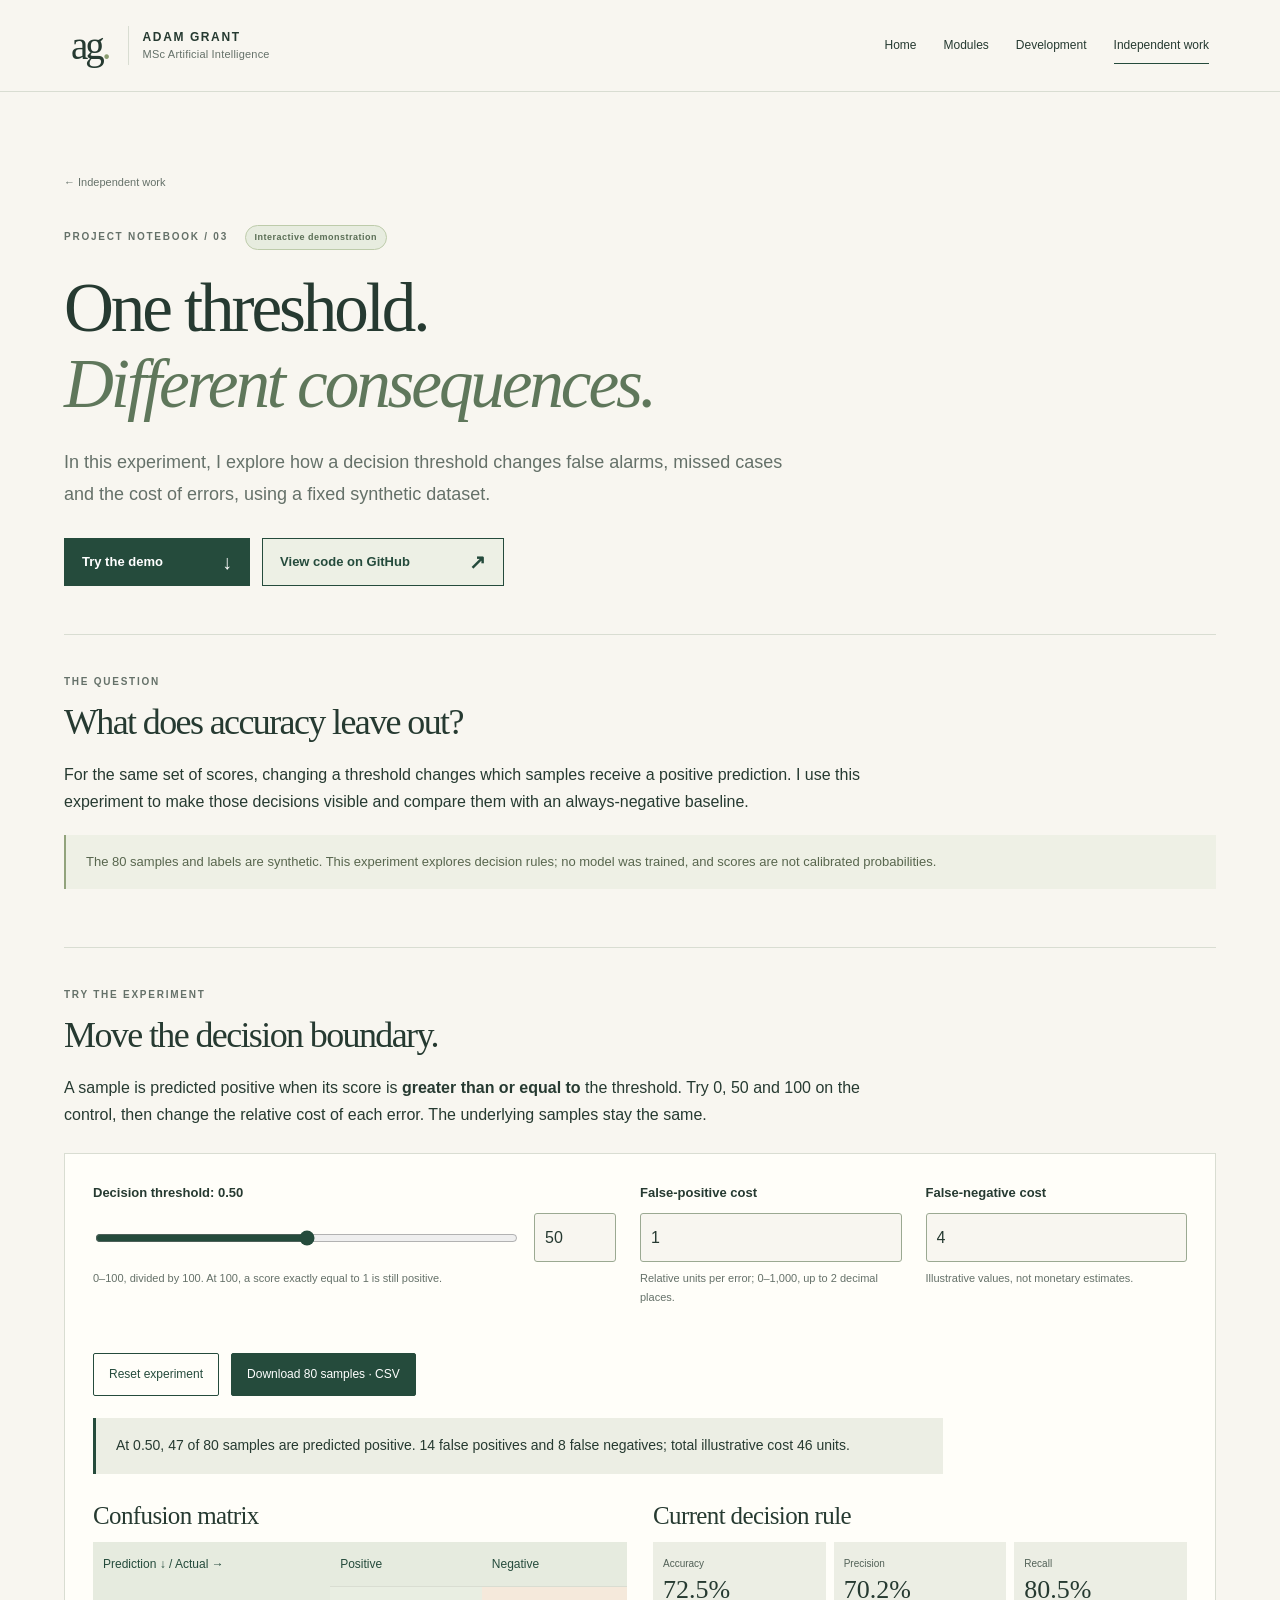
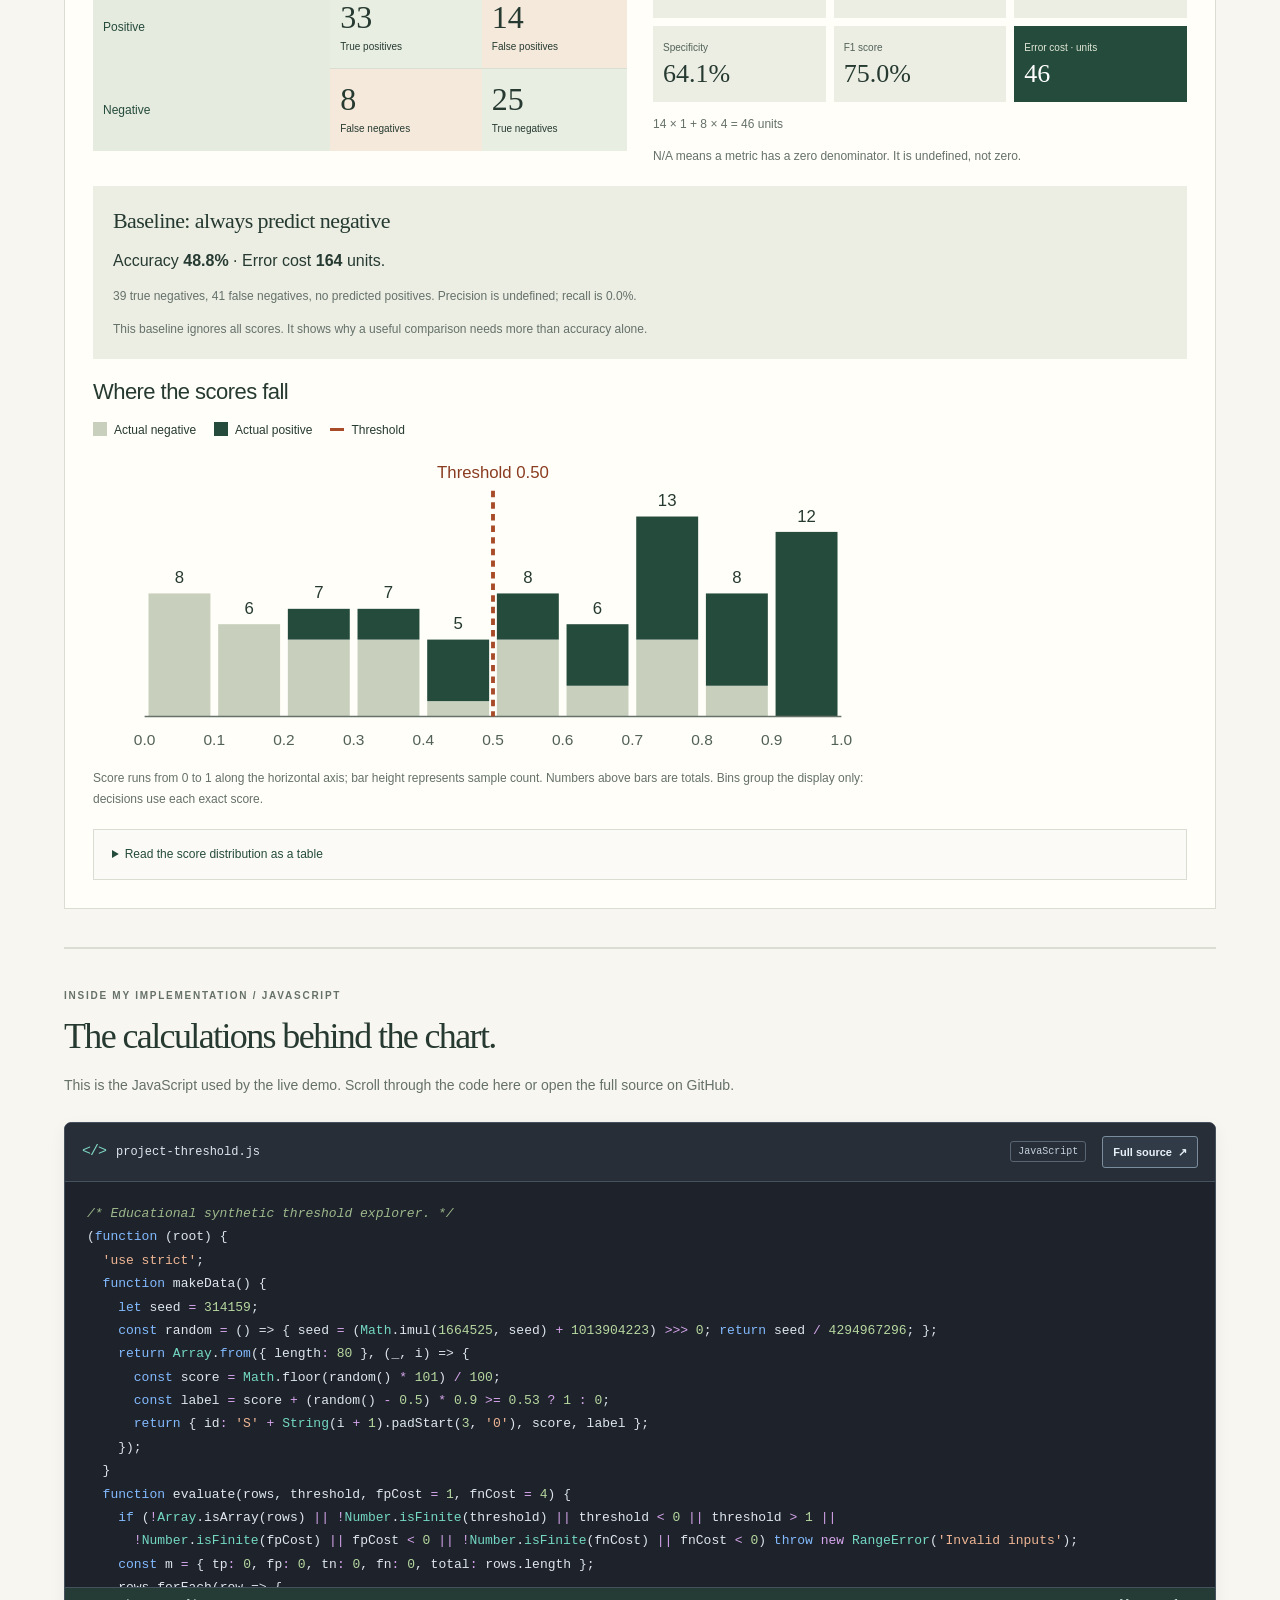
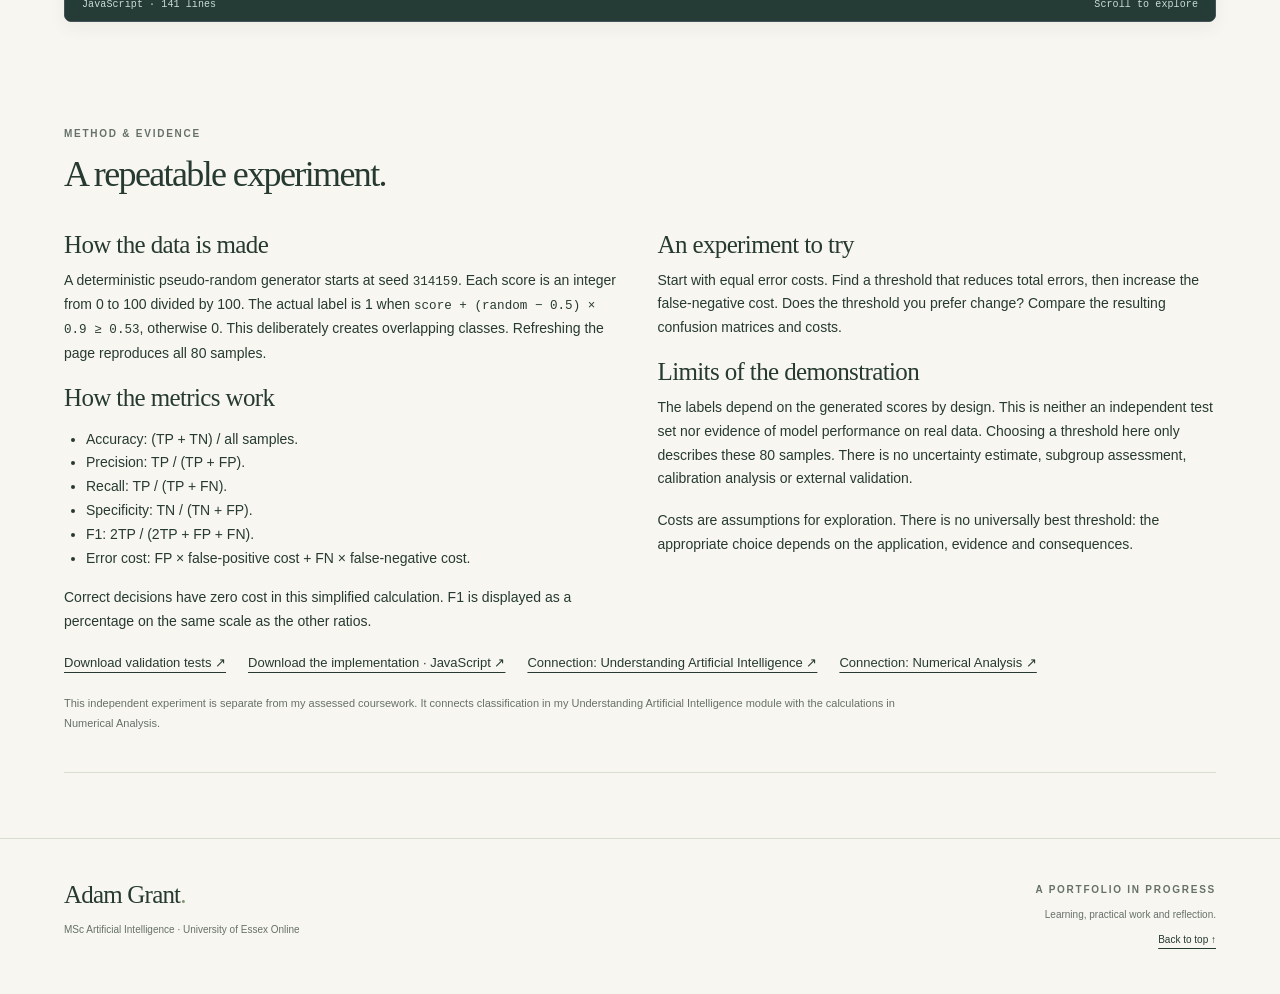
<file: project-threshold.html>
<!doctype html><html lang="en-GB"><head><meta charset="utf-8"><meta name="viewport" content="width=device-width, initial-scale=1"><meta name="description" content="An interactive educational classification threshold explorer using deterministic synthetic data."><title>Threshold explorer · Adam Grant</title><link rel="icon" href="favicon.svg" type="image/svg+xml"><link rel="stylesheet" href="style.css"><link rel="stylesheet" href="project-threshold.css"><script defer src="site.js"></script><script defer src="project-threshold.js"></script><link rel="stylesheet" href="code-windows.css"></head><body id="top"><a class="skip" href="#main">Skip to content</a><header class="site-header"><a class="brand" href="index.html" aria-label="Adam Grant, home"><span class="monogram">ag<span>.</span></span><span>ADAM GRANT<small>MSc Artificial Intelligence</small></span></a><nav aria-label="Main navigation"><a  href="index.html">Home</a><a  href="index.html#modules">Modules</a><a  href="development.html">Development</a><a aria-current="page" href="projects.html">Independent work</a></nav></header><main id="main">
<div class="page-hero"><a class="back-link" href="projects.html">← Independent work</a><p class="eyebrow">Project notebook / 03 <span class="status current">Interactive demonstration</span></p><h1>One threshold.<br><em>Different consequences.</em></h1><p class="lead">In this experiment, I explore how a decision threshold changes false alarms, missed cases and the cost of errors, using a fixed synthetic dataset.</p><div class="project-actions"><a class="button" href="#demo">Try the demo <span aria-hidden="true">↓</span></a><a class="button button-code" href="https://github.com/adamgrant100/ai-portfolio/blob/main/project-threshold.js">View code on GitHub <span aria-hidden="true">↗</span></a></div></div>
<div class="threshold-body">
<section class="threshold-section" aria-labelledby="question-title"><p class="eyebrow">The question</p><h2 id="question-title">What does accuracy leave out?</h2><p>For the same set of scores, changing a threshold changes which samples receive a positive prediction. I use this experiment to make those decisions visible and compare them with an always-negative baseline.</p><div class="quiet-note">The 80 samples and labels are synthetic. This experiment explores decision rules; no model was trained, and scores are not calibrated probabilities.</div></section>
<section id="demo" class="threshold-section" aria-labelledby="explorer-title"><p class="eyebrow">Try the experiment</p><h2 id="explorer-title">Move the decision boundary.</h2><p>A sample is predicted positive when its score is <strong>greater than or equal to</strong> the threshold. Try 0, 50 and 100 on the control, then change the relative cost of each error. The underlying samples stay the same.</p><noscript><p class="threshold-noscript">Enable JavaScript to run the explorer and download its generated sample data. The method and source code remain available below.</p></noscript>
<div class="threshold-panel"><div class="threshold-controls"><div><label for="threshold-range">Decision threshold: <span id="threshold-value">0.50</span></label><div class="threshold-slider"><input id="threshold-range" type="range" min="0" max="100" step="1" value="50" aria-describedby="threshold-help"><input id="threshold-number" type="number" min="0" max="100" step="1" value="50" aria-label="Threshold in hundredths, from 0 to 100" aria-describedby="threshold-help input-error"></div><small id="threshold-help">0–100, divided by 100. At 100, a score exactly equal to 1 is still positive.</small></div><div><label for="fp-cost">False-positive cost</label><input id="fp-cost" type="number" min="0" max="1000" step="0.01" value="1" aria-describedby="cost-help input-error"><small id="cost-help">Relative units per error; 0–1,000, up to 2 decimal places.</small></div><div><label for="fn-cost">False-negative cost</label><input id="fn-cost" type="number" min="0" max="1000" step="0.01" value="4" aria-describedby="fn-help input-error"><small id="fn-help">Illustrative values, not monetary estimates.</small></div></div><p class="threshold-error" id="input-error" role="status"></p><div class="threshold-buttons"><button id="reset-explorer" type="button" class="secondary">Reset experiment</button><button id="download-samples" type="button">Download 80 samples · CSV</button></div>
<p id="decision-summary" class="threshold-summary" role="status" aria-live="polite" aria-atomic="true">Results appear when the explorer loads.</p>
<div class="threshold-results"><div><h3>Confusion matrix</h3><table aria-label="Confusion matrix, predicted classes in rows and actual classes in columns"><thead><tr><th scope="col">Prediction ↓ / Actual →</th><th scope="col">Positive</th><th scope="col">Negative</th></tr></thead><tbody><tr><th scope="row">Positive</th><td class="correct"><strong id="tp">—</strong><small>True positives</small></td><td class="incorrect"><strong id="fp">—</strong><small>False positives</small></td></tr><tr><th scope="row">Negative</th><td class="incorrect"><strong id="fn">—</strong><small>False negatives</small></td><td class="correct"><strong id="tn">—</strong><small>True negatives</small></td></tr></tbody></table></div><div><h3>Current decision rule</h3><dl class="threshold-metrics"><div><dt>Accuracy</dt><dd id="accuracy">—</dd></div><div><dt>Precision</dt><dd id="precision">—</dd></div><div><dt>Recall</dt><dd id="recall">—</dd></div><div><dt>Specificity</dt><dd id="specificity">—</dd></div><div><dt>F1 score</dt><dd id="f1">—</dd></div><div class="cost"><dt>Error cost · units</dt><dd id="total-cost">—</dd></div></dl><p id="cost-formula" class="threshold-formula"></p><p class="threshold-formula">N/A means a metric has a zero denominator. It is undefined, not zero.</p></div></div>
<div class="threshold-baseline"><h3>Baseline: always predict negative</h3><p>Accuracy <strong id="baseline-accuracy">—</strong> · Error cost <strong id="baseline-cost">—</strong> units.</p><p id="baseline-detail" class="threshold-formula"></p><p class="threshold-formula">This baseline ignores all scores. It shows why a useful comparison needs more than accuracy alone.</p></div>
<figure class="threshold-plot"><h3>Where the scores fall</h3><div class="threshold-legend"><span>Actual negative</span><span class="positive">Actual positive</span><span class="cutoff">Threshold</span></div><svg viewBox="0 0 620 245" role="img" aria-labelledby="plot-title plot-description"><title id="plot-title">Synthetic score distribution</title><desc id="plot-description">Ten stacked bins show sample counts by actual label. The dashed vertical line is the threshold. Higher scores are to the right. Exact bin counts are available in the table below.</desc><g id="score-plot"></g></svg><figcaption>Score runs from 0 to 1 along the horizontal axis; bar height represents sample count. Numbers above bars are totals. Bins group the display only: decisions use each exact score.</figcaption></figure><details><summary>Read the score distribution as a table</summary><div class="table-wrap"><table><thead><tr><th scope="col">Score interval</th><th scope="col">Actual negatives</th><th scope="col">Actual positives</th></tr></thead><tbody id="distribution-rows"></tbody></table></div></details></div></section>
<section class="source-section source-section--embedded" id="source-code" aria-labelledby="source-code-title"><p class="eyebrow">Inside my implementation / JavaScript</p><h2 id="source-code-title">The calculations behind the chart.</h2><p>This is the JavaScript used by the live demo. Scroll through the code here or open the full source on GitHub.</p><figure class="code-window" data-code-file="project-threshold.js"><figcaption class="code-toolbar"><span class="code-file"><span class="code-file-icon" aria-hidden="true">&lt;/&gt;</span>project-threshold.js</span><span class="code-language">JavaScript</span><a class="code-full-source" href="https://github.com/adamgrant100/ai-portfolio/blob/main/project-threshold.js">Full source <span aria-hidden="true">↗</span></a></figcaption><pre class="code-viewport" tabindex="0" role="region" aria-label="Scrollable JavaScript: project-threshold.js"><code class="language-javascript"><span class="cm">/* Educational synthetic threshold explorer. */</span>
<span class="p">(</span><span class="kd">function</span><span class="w"> </span><span class="p">(</span><span class="nx">root</span><span class="p">)</span><span class="w"> </span><span class="p">{</span>
<span class="w">  </span><span class="s1">&#39;use strict&#39;</span><span class="p">;</span>
<span class="w">  </span><span class="kd">function</span><span class="w"> </span><span class="nx">makeData</span><span class="p">()</span><span class="w"> </span><span class="p">{</span>
<span class="w">    </span><span class="kd">let</span><span class="w"> </span><span class="nx">seed</span><span class="w"> </span><span class="o">=</span><span class="w"> </span><span class="mf">314159</span><span class="p">;</span>
<span class="w">    </span><span class="kd">const</span><span class="w"> </span><span class="nx">random</span><span class="w"> </span><span class="o">=</span><span class="w"> </span><span class="p">()</span><span class="w"> </span><span class="p">=&gt;</span><span class="w"> </span><span class="p">{</span><span class="w"> </span><span class="nx">seed</span><span class="w"> </span><span class="o">=</span><span class="w"> </span><span class="p">(</span><span class="nb">Math</span><span class="p">.</span><span class="nx">imul</span><span class="p">(</span><span class="mf">1664525</span><span class="p">,</span><span class="w"> </span><span class="nx">seed</span><span class="p">)</span><span class="w"> </span><span class="o">+</span><span class="w"> </span><span class="mf">1013904223</span><span class="p">)</span><span class="w"> </span><span class="o">&gt;&gt;&gt;</span><span class="w"> </span><span class="mf">0</span><span class="p">;</span><span class="w"> </span><span class="k">return</span><span class="w"> </span><span class="nx">seed</span><span class="w"> </span><span class="o">/</span><span class="w"> </span><span class="mf">4294967296</span><span class="p">;</span><span class="w"> </span><span class="p">};</span>
<span class="w">    </span><span class="k">return</span><span class="w"> </span><span class="nb">Array</span><span class="p">.</span><span class="kr">from</span><span class="p">({</span><span class="w"> </span><span class="nx">length</span><span class="o">:</span><span class="w"> </span><span class="mf">80</span><span class="w"> </span><span class="p">},</span><span class="w"> </span><span class="p">(</span><span class="nx">_</span><span class="p">,</span><span class="w"> </span><span class="nx">i</span><span class="p">)</span><span class="w"> </span><span class="p">=&gt;</span><span class="w"> </span><span class="p">{</span>
<span class="w">      </span><span class="kd">const</span><span class="w"> </span><span class="nx">score</span><span class="w"> </span><span class="o">=</span><span class="w"> </span><span class="nb">Math</span><span class="p">.</span><span class="nx">floor</span><span class="p">(</span><span class="nx">random</span><span class="p">()</span><span class="w"> </span><span class="o">*</span><span class="w"> </span><span class="mf">101</span><span class="p">)</span><span class="w"> </span><span class="o">/</span><span class="w"> </span><span class="mf">100</span><span class="p">;</span>
<span class="w">      </span><span class="kd">const</span><span class="w"> </span><span class="nx">label</span><span class="w"> </span><span class="o">=</span><span class="w"> </span><span class="nx">score</span><span class="w"> </span><span class="o">+</span><span class="w"> </span><span class="p">(</span><span class="nx">random</span><span class="p">()</span><span class="w"> </span><span class="o">-</span><span class="w"> </span><span class="mf">0.5</span><span class="p">)</span><span class="w"> </span><span class="o">*</span><span class="w"> </span><span class="mf">0.9</span><span class="w"> </span><span class="o">&gt;=</span><span class="w"> </span><span class="mf">0.53</span><span class="w"> </span><span class="o">?</span><span class="w"> </span><span class="mf">1</span><span class="w"> </span><span class="o">:</span><span class="w"> </span><span class="mf">0</span><span class="p">;</span>
<span class="w">      </span><span class="k">return</span><span class="w"> </span><span class="p">{</span><span class="w"> </span><span class="nx">id</span><span class="o">:</span><span class="w"> </span><span class="s1">&#39;S&#39;</span><span class="w"> </span><span class="o">+</span><span class="w"> </span><span class="nb">String</span><span class="p">(</span><span class="nx">i</span><span class="w"> </span><span class="o">+</span><span class="w"> </span><span class="mf">1</span><span class="p">).</span><span class="nx">padStart</span><span class="p">(</span><span class="mf">3</span><span class="p">,</span><span class="w"> </span><span class="s1">&#39;0&#39;</span><span class="p">),</span><span class="w"> </span><span class="nx">score</span><span class="p">,</span><span class="w"> </span><span class="nx">label</span><span class="w"> </span><span class="p">};</span>
<span class="w">    </span><span class="p">});</span>
<span class="w">  </span><span class="p">}</span>
<span class="w">  </span><span class="kd">function</span><span class="w"> </span><span class="nx">evaluate</span><span class="p">(</span><span class="nx">rows</span><span class="p">,</span><span class="w"> </span><span class="nx">threshold</span><span class="p">,</span><span class="w"> </span><span class="nx">fpCost</span><span class="w"> </span><span class="o">=</span><span class="w"> </span><span class="mf">1</span><span class="p">,</span><span class="w"> </span><span class="nx">fnCost</span><span class="w"> </span><span class="o">=</span><span class="w"> </span><span class="mf">4</span><span class="p">)</span><span class="w"> </span><span class="p">{</span>
<span class="w">    </span><span class="k">if</span><span class="w"> </span><span class="p">(</span><span class="o">!</span><span class="nb">Array</span><span class="p">.</span><span class="nx">isArray</span><span class="p">(</span><span class="nx">rows</span><span class="p">)</span><span class="w"> </span><span class="o">||</span><span class="w"> </span><span class="o">!</span><span class="nb">Number</span><span class="p">.</span><span class="nb">isFinite</span><span class="p">(</span><span class="nx">threshold</span><span class="p">)</span><span class="w"> </span><span class="o">||</span><span class="w"> </span><span class="nx">threshold</span><span class="w"> </span><span class="o">&lt;</span><span class="w"> </span><span class="mf">0</span><span class="w"> </span><span class="o">||</span><span class="w"> </span><span class="nx">threshold</span><span class="w"> </span><span class="o">&gt;</span><span class="w"> </span><span class="mf">1</span><span class="w"> </span><span class="o">||</span>
<span class="w">      </span><span class="o">!</span><span class="nb">Number</span><span class="p">.</span><span class="nb">isFinite</span><span class="p">(</span><span class="nx">fpCost</span><span class="p">)</span><span class="w"> </span><span class="o">||</span><span class="w"> </span><span class="nx">fpCost</span><span class="w"> </span><span class="o">&lt;</span><span class="w"> </span><span class="mf">0</span><span class="w"> </span><span class="o">||</span><span class="w"> </span><span class="o">!</span><span class="nb">Number</span><span class="p">.</span><span class="nb">isFinite</span><span class="p">(</span><span class="nx">fnCost</span><span class="p">)</span><span class="w"> </span><span class="o">||</span><span class="w"> </span><span class="nx">fnCost</span><span class="w"> </span><span class="o">&lt;</span><span class="w"> </span><span class="mf">0</span><span class="p">)</span><span class="w"> </span><span class="k">throw</span><span class="w"> </span><span class="ow">new</span><span class="w"> </span><span class="ne">RangeError</span><span class="p">(</span><span class="s1">&#39;Invalid inputs&#39;</span><span class="p">);</span>
<span class="w">    </span><span class="kd">const</span><span class="w"> </span><span class="nx">m</span><span class="w"> </span><span class="o">=</span><span class="w"> </span><span class="p">{</span><span class="w"> </span><span class="nx">tp</span><span class="o">:</span><span class="w"> </span><span class="mf">0</span><span class="p">,</span><span class="w"> </span><span class="nx">fp</span><span class="o">:</span><span class="w"> </span><span class="mf">0</span><span class="p">,</span><span class="w"> </span><span class="nx">tn</span><span class="o">:</span><span class="w"> </span><span class="mf">0</span><span class="p">,</span><span class="w"> </span><span class="nx">fn</span><span class="o">:</span><span class="w"> </span><span class="mf">0</span><span class="p">,</span><span class="w"> </span><span class="nx">total</span><span class="o">:</span><span class="w"> </span><span class="nx">rows</span><span class="p">.</span><span class="nx">length</span><span class="w"> </span><span class="p">};</span>
<span class="w">    </span><span class="nx">rows</span><span class="p">.</span><span class="nx">forEach</span><span class="p">(</span><span class="nx">row</span><span class="w"> </span><span class="p">=&gt;</span><span class="w"> </span><span class="p">{</span>
<span class="w">      </span><span class="k">if</span><span class="w"> </span><span class="p">(</span><span class="o">!</span><span class="nb">Number</span><span class="p">.</span><span class="nb">isFinite</span><span class="p">(</span><span class="nx">row</span><span class="p">.</span><span class="nx">score</span><span class="p">)</span><span class="w"> </span><span class="o">||</span><span class="w"> </span><span class="nx">row</span><span class="p">.</span><span class="nx">score</span><span class="w"> </span><span class="o">&lt;</span><span class="w"> </span><span class="mf">0</span><span class="w"> </span><span class="o">||</span><span class="w"> </span><span class="nx">row</span><span class="p">.</span><span class="nx">score</span><span class="w"> </span><span class="o">&gt;</span><span class="w"> </span><span class="mf">1</span><span class="w"> </span><span class="o">||</span><span class="w"> </span><span class="o">!</span><span class="p">[</span><span class="mf">0</span><span class="p">,</span><span class="w"> </span><span class="mf">1</span><span class="p">].</span><span class="nx">includes</span><span class="p">(</span><span class="nx">row</span><span class="p">.</span><span class="nx">label</span><span class="p">))</span><span class="w"> </span><span class="k">throw</span><span class="w"> </span><span class="ow">new</span><span class="w"> </span><span class="ne">RangeError</span><span class="p">(</span><span class="s1">&#39;Invalid sample&#39;</span><span class="p">);</span>
<span class="w">      </span><span class="kd">const</span><span class="w"> </span><span class="nx">positive</span><span class="w"> </span><span class="o">=</span><span class="w"> </span><span class="nx">row</span><span class="p">.</span><span class="nx">score</span><span class="w"> </span><span class="o">&gt;=</span><span class="w"> </span><span class="nx">threshold</span><span class="p">;</span>
<span class="w">      </span><span class="nx">m</span><span class="p">[</span><span class="nx">positive</span><span class="w"> </span><span class="o">?</span><span class="w"> </span><span class="p">(</span><span class="nx">row</span><span class="p">.</span><span class="nx">label</span><span class="w"> </span><span class="o">?</span><span class="w"> </span><span class="s1">&#39;tp&#39;</span><span class="w"> </span><span class="o">:</span><span class="w"> </span><span class="s1">&#39;fp&#39;</span><span class="p">)</span><span class="w"> </span><span class="o">:</span><span class="w"> </span><span class="p">(</span><span class="nx">row</span><span class="p">.</span><span class="nx">label</span><span class="w"> </span><span class="o">?</span><span class="w"> </span><span class="s1">&#39;fn&#39;</span><span class="w"> </span><span class="o">:</span><span class="w"> </span><span class="s1">&#39;tn&#39;</span><span class="p">)]</span><span class="o">++</span><span class="p">;</span>
<span class="w">    </span><span class="p">});</span>
<span class="w">    </span><span class="kd">const</span><span class="w"> </span><span class="nx">ratio</span><span class="w"> </span><span class="o">=</span><span class="w"> </span><span class="p">(</span><span class="nx">n</span><span class="p">,</span><span class="w"> </span><span class="nx">d</span><span class="p">)</span><span class="w"> </span><span class="p">=&gt;</span><span class="w"> </span><span class="nx">d</span><span class="w"> </span><span class="o">===</span><span class="w"> </span><span class="mf">0</span><span class="w"> </span><span class="o">?</span><span class="w"> </span><span class="kc">null</span><span class="w"> </span><span class="o">:</span><span class="w"> </span><span class="nx">n</span><span class="w"> </span><span class="o">/</span><span class="w"> </span><span class="nx">d</span><span class="p">;</span>
<span class="w">    </span><span class="nx">m</span><span class="p">.</span><span class="nx">accuracy</span><span class="w"> </span><span class="o">=</span><span class="w"> </span><span class="nx">ratio</span><span class="p">(</span><span class="nx">m</span><span class="p">.</span><span class="nx">tp</span><span class="w"> </span><span class="o">+</span><span class="w"> </span><span class="nx">m</span><span class="p">.</span><span class="nx">tn</span><span class="p">,</span><span class="w"> </span><span class="nx">m</span><span class="p">.</span><span class="nx">total</span><span class="p">);</span>
<span class="w">    </span><span class="nx">m</span><span class="p">.</span><span class="nx">precision</span><span class="w"> </span><span class="o">=</span><span class="w"> </span><span class="nx">ratio</span><span class="p">(</span><span class="nx">m</span><span class="p">.</span><span class="nx">tp</span><span class="p">,</span><span class="w"> </span><span class="nx">m</span><span class="p">.</span><span class="nx">tp</span><span class="w"> </span><span class="o">+</span><span class="w"> </span><span class="nx">m</span><span class="p">.</span><span class="nx">fp</span><span class="p">);</span>
<span class="w">    </span><span class="nx">m</span><span class="p">.</span><span class="nx">recall</span><span class="w"> </span><span class="o">=</span><span class="w"> </span><span class="nx">ratio</span><span class="p">(</span><span class="nx">m</span><span class="p">.</span><span class="nx">tp</span><span class="p">,</span><span class="w"> </span><span class="nx">m</span><span class="p">.</span><span class="nx">tp</span><span class="w"> </span><span class="o">+</span><span class="w"> </span><span class="nx">m</span><span class="p">.</span><span class="nx">fn</span><span class="p">);</span>
<span class="w">    </span><span class="nx">m</span><span class="p">.</span><span class="nx">specificity</span><span class="w"> </span><span class="o">=</span><span class="w"> </span><span class="nx">ratio</span><span class="p">(</span><span class="nx">m</span><span class="p">.</span><span class="nx">tn</span><span class="p">,</span><span class="w"> </span><span class="nx">m</span><span class="p">.</span><span class="nx">tn</span><span class="w"> </span><span class="o">+</span><span class="w"> </span><span class="nx">m</span><span class="p">.</span><span class="nx">fp</span><span class="p">);</span>
<span class="w">    </span><span class="nx">m</span><span class="p">.</span><span class="nx">f1</span><span class="w"> </span><span class="o">=</span><span class="w"> </span><span class="nx">ratio</span><span class="p">(</span><span class="mf">2</span><span class="w"> </span><span class="o">*</span><span class="w"> </span><span class="nx">m</span><span class="p">.</span><span class="nx">tp</span><span class="p">,</span><span class="w"> </span><span class="mf">2</span><span class="w"> </span><span class="o">*</span><span class="w"> </span><span class="nx">m</span><span class="p">.</span><span class="nx">tp</span><span class="w"> </span><span class="o">+</span><span class="w"> </span><span class="nx">m</span><span class="p">.</span><span class="nx">fp</span><span class="w"> </span><span class="o">+</span><span class="w"> </span><span class="nx">m</span><span class="p">.</span><span class="nx">fn</span><span class="p">);</span>
<span class="w">    </span><span class="nx">m</span><span class="p">.</span><span class="nx">cost</span><span class="w"> </span><span class="o">=</span><span class="w"> </span><span class="nx">m</span><span class="p">.</span><span class="nx">fp</span><span class="w"> </span><span class="o">*</span><span class="w"> </span><span class="nx">fpCost</span><span class="w"> </span><span class="o">+</span><span class="w"> </span><span class="nx">m</span><span class="p">.</span><span class="nx">fn</span><span class="w"> </span><span class="o">*</span><span class="w"> </span><span class="nx">fnCost</span><span class="p">;</span>
<span class="w">    </span><span class="k">return</span><span class="w"> </span><span class="nx">m</span><span class="p">;</span>
<span class="w">  </span><span class="p">}</span>
<span class="w">  </span><span class="kd">function</span><span class="w"> </span><span class="nx">alwaysNegative</span><span class="p">(</span><span class="nx">rows</span><span class="p">,</span><span class="w"> </span><span class="nx">fpCost</span><span class="w"> </span><span class="o">=</span><span class="w"> </span><span class="mf">1</span><span class="p">,</span><span class="w"> </span><span class="nx">fnCost</span><span class="w"> </span><span class="o">=</span><span class="w"> </span><span class="mf">4</span><span class="p">)</span><span class="w"> </span><span class="p">{</span>
<span class="w">    </span><span class="c1">// A separate decision rule, including for samples with score exactly 1.</span>
<span class="w">    </span><span class="k">return</span><span class="w"> </span><span class="nx">evaluate</span><span class="p">(</span><span class="nx">rows</span><span class="p">.</span><span class="nx">map</span><span class="p">(</span><span class="nx">row</span><span class="w"> </span><span class="p">=&gt;</span><span class="w"> </span><span class="p">({</span><span class="w"> </span><span class="p">...</span><span class="nx">row</span><span class="p">,</span><span class="w"> </span><span class="nx">score</span><span class="o">:</span><span class="w"> </span><span class="mf">0</span><span class="w"> </span><span class="p">})),</span><span class="w"> </span><span class="mf">1</span><span class="p">,</span><span class="w"> </span><span class="nx">fpCost</span><span class="p">,</span><span class="w"> </span><span class="nx">fnCost</span><span class="p">);</span>
<span class="w">  </span><span class="p">}</span>
<span class="w">  </span><span class="kd">function</span><span class="w"> </span><span class="nx">toCSV</span><span class="p">(</span><span class="nx">rows</span><span class="p">)</span><span class="w"> </span><span class="p">{</span>
<span class="w">    </span><span class="k">return</span><span class="w"> </span><span class="s1">&#39;id,synthetic_score,actual_label\n&#39;</span><span class="w"> </span><span class="o">+</span><span class="w"> </span><span class="nx">rows</span><span class="p">.</span><span class="nx">map</span><span class="p">(</span><span class="nx">r</span><span class="w"> </span><span class="p">=&gt;</span><span class="w"> </span><span class="p">[</span><span class="nx">r</span><span class="p">.</span><span class="nx">id</span><span class="p">,</span><span class="w"> </span><span class="nx">r</span><span class="p">.</span><span class="nx">score</span><span class="p">.</span><span class="nx">toFixed</span><span class="p">(</span><span class="mf">2</span><span class="p">),</span><span class="w"> </span><span class="nx">r</span><span class="p">.</span><span class="nx">label</span><span class="p">].</span><span class="nx">join</span><span class="p">(</span><span class="s1">&#39;,&#39;</span><span class="p">)).</span><span class="nx">join</span><span class="p">(</span><span class="s1">&#39;\n&#39;</span><span class="p">)</span><span class="w"> </span><span class="o">+</span><span class="w"> </span><span class="s1">&#39;\n&#39;</span><span class="p">;</span>
<span class="w">  </span><span class="p">}</span>
<span class="w">  </span><span class="kd">const</span><span class="w"> </span><span class="nx">api</span><span class="w"> </span><span class="o">=</span><span class="w"> </span><span class="p">{</span><span class="w"> </span><span class="nx">makeData</span><span class="p">,</span><span class="w"> </span><span class="nx">evaluate</span><span class="p">,</span><span class="w"> </span><span class="nx">alwaysNegative</span><span class="p">,</span><span class="w"> </span><span class="nx">toCSV</span><span class="w"> </span><span class="p">};</span>
<span class="w">  </span><span class="k">if</span><span class="w"> </span><span class="p">(</span><span class="ow">typeof</span><span class="w"> </span><span class="nx">module</span><span class="w"> </span><span class="o">!==</span><span class="w"> </span><span class="s1">&#39;undefined&#39;</span><span class="w"> </span><span class="o">&amp;&amp;</span><span class="w"> </span><span class="nx">module</span><span class="p">.</span><span class="nx">exports</span><span class="p">)</span><span class="w"> </span><span class="nx">module</span><span class="p">.</span><span class="nx">exports</span><span class="w"> </span><span class="o">=</span><span class="w"> </span><span class="nx">api</span><span class="p">;</span>
<span class="w">  </span><span class="nx">root</span><span class="p">.</span><span class="nx">ThresholdExplorer</span><span class="w"> </span><span class="o">=</span><span class="w"> </span><span class="nx">api</span><span class="p">;</span>
<span class="w">  </span><span class="k">if</span><span class="w"> </span><span class="p">(</span><span class="ow">typeof</span><span class="w"> </span><span class="nb">document</span><span class="w"> </span><span class="o">===</span><span class="w"> </span><span class="s1">&#39;undefined&#39;</span><span class="p">)</span><span class="w"> </span><span class="k">return</span><span class="p">;</span>
<span class="w">  </span><span class="kd">const</span><span class="w"> </span><span class="nx">data</span><span class="w"> </span><span class="o">=</span><span class="w"> </span><span class="nx">makeData</span><span class="p">();</span>
<span class="w">  </span><span class="kd">const</span><span class="w"> </span><span class="nx">$</span><span class="w"> </span><span class="o">=</span><span class="w"> </span><span class="nx">id</span><span class="w"> </span><span class="p">=&gt;</span><span class="w"> </span><span class="nb">document</span><span class="p">.</span><span class="nx">getElementById</span><span class="p">(</span><span class="nx">id</span><span class="p">);</span>
<span class="w">  </span><span class="k">if</span><span class="w"> </span><span class="p">(</span><span class="o">!</span><span class="nx">$</span><span class="p">(</span><span class="s1">&#39;threshold-range&#39;</span><span class="p">))</span><span class="w"> </span><span class="k">return</span><span class="p">;</span>
<span class="w">  </span><span class="kd">let</span><span class="w"> </span><span class="nx">threshold</span><span class="w"> </span><span class="o">=</span><span class="w"> </span><span class="mf">0.5</span><span class="p">,</span><span class="w"> </span><span class="nx">fpCost</span><span class="w"> </span><span class="o">=</span><span class="w"> </span><span class="mf">1</span><span class="p">,</span><span class="w"> </span><span class="nx">fnCost</span><span class="w"> </span><span class="o">=</span><span class="w"> </span><span class="mf">4</span><span class="p">;</span>
<span class="w">  </span><span class="kd">const</span><span class="w"> </span><span class="nx">percent</span><span class="w"> </span><span class="o">=</span><span class="w"> </span><span class="nx">n</span><span class="w"> </span><span class="p">=&gt;</span><span class="w"> </span><span class="nx">n</span><span class="w"> </span><span class="o">===</span><span class="w"> </span><span class="kc">null</span><span class="w"> </span><span class="o">?</span><span class="w"> </span><span class="s1">&#39;N/A&#39;</span><span class="w"> </span><span class="o">:</span><span class="w"> </span><span class="p">(</span><span class="mf">100</span><span class="w"> </span><span class="o">*</span><span class="w"> </span><span class="nx">n</span><span class="p">).</span><span class="nx">toFixed</span><span class="p">(</span><span class="mf">1</span><span class="p">)</span><span class="w"> </span><span class="o">+</span><span class="w"> </span><span class="s1">&#39;%&#39;</span><span class="p">;</span>
<span class="w">  </span><span class="kd">const</span><span class="w"> </span><span class="nx">units</span><span class="w"> </span><span class="o">=</span><span class="w"> </span><span class="nx">n</span><span class="w"> </span><span class="p">=&gt;</span><span class="w"> </span><span class="nb">Number</span><span class="p">(</span><span class="nx">n</span><span class="p">.</span><span class="nx">toFixed</span><span class="p">(</span><span class="mf">2</span><span class="p">)).</span><span class="nx">toLocaleString</span><span class="p">(</span><span class="s1">&#39;en-GB&#39;</span><span class="p">,</span><span class="w"> </span><span class="p">{</span><span class="w"> </span><span class="nx">maximumFractionDigits</span><span class="o">:</span><span class="w"> </span><span class="mf">2</span><span class="w"> </span><span class="p">});</span>
<span class="w">  </span><span class="kd">const</span><span class="w"> </span><span class="nx">svgNS</span><span class="w"> </span><span class="o">=</span><span class="w"> </span><span class="s1">&#39;http://www.w3.org/2000/svg&#39;</span><span class="p">;</span>
<span class="w">  </span><span class="kd">function</span><span class="w"> </span><span class="nx">svgElement</span><span class="p">(</span><span class="nx">type</span><span class="p">,</span><span class="w"> </span><span class="nx">attrs</span><span class="p">)</span><span class="w"> </span><span class="p">{</span>
<span class="w">    </span><span class="kd">const</span><span class="w"> </span><span class="nx">node</span><span class="w"> </span><span class="o">=</span><span class="w"> </span><span class="nb">document</span><span class="p">.</span><span class="nx">createElementNS</span><span class="p">(</span><span class="nx">svgNS</span><span class="p">,</span><span class="w"> </span><span class="nx">type</span><span class="p">);</span>
<span class="w">    </span><span class="nb">Object</span><span class="p">.</span><span class="nx">entries</span><span class="p">(</span><span class="nx">attrs</span><span class="p">).</span><span class="nx">forEach</span><span class="p">(([</span><span class="nx">key</span><span class="p">,</span><span class="w"> </span><span class="nx">value</span><span class="p">])</span><span class="w"> </span><span class="p">=&gt;</span><span class="w"> </span><span class="nx">node</span><span class="p">.</span><span class="nx">setAttribute</span><span class="p">(</span><span class="nx">key</span><span class="p">,</span><span class="w"> </span><span class="nb">String</span><span class="p">(</span><span class="nx">value</span><span class="p">)));</span>
<span class="w">    </span><span class="k">return</span><span class="w"> </span><span class="nx">node</span><span class="p">;</span>
<span class="w">  </span><span class="p">}</span>
<span class="w">  </span><span class="kd">function</span><span class="w"> </span><span class="nx">draw</span><span class="p">()</span><span class="w"> </span><span class="p">{</span>
<span class="w">    </span><span class="kd">const</span><span class="w"> </span><span class="nx">plot</span><span class="w"> </span><span class="o">=</span><span class="w"> </span><span class="nx">$</span><span class="p">(</span><span class="s1">&#39;score-plot&#39;</span><span class="p">);</span><span class="w"> </span><span class="nx">plot</span><span class="p">.</span><span class="nx">replaceChildren</span><span class="p">();</span>
<span class="w">    </span><span class="kd">const</span><span class="w"> </span><span class="nx">bins</span><span class="w"> </span><span class="o">=</span><span class="w"> </span><span class="nb">Array</span><span class="p">.</span><span class="kr">from</span><span class="p">({</span><span class="w"> </span><span class="nx">length</span><span class="o">:</span><span class="w"> </span><span class="mf">10</span><span class="w"> </span><span class="p">},</span><span class="w"> </span><span class="p">()</span><span class="w"> </span><span class="p">=&gt;</span><span class="w"> </span><span class="p">[</span><span class="mf">0</span><span class="p">,</span><span class="w"> </span><span class="mf">0</span><span class="p">]);</span>
<span class="w">    </span><span class="nx">data</span><span class="p">.</span><span class="nx">forEach</span><span class="p">(</span><span class="nx">r</span><span class="w"> </span><span class="p">=&gt;</span><span class="w"> </span><span class="nx">bins</span><span class="p">[</span><span class="nb">Math</span><span class="p">.</span><span class="nx">min</span><span class="p">(</span><span class="mf">9</span><span class="p">,</span><span class="w"> </span><span class="nb">Math</span><span class="p">.</span><span class="nx">floor</span><span class="p">(</span><span class="nx">r</span><span class="p">.</span><span class="nx">score</span><span class="w"> </span><span class="o">*</span><span class="w"> </span><span class="mf">10</span><span class="p">))][</span><span class="nx">r</span><span class="p">.</span><span class="nx">label</span><span class="p">]</span><span class="o">++</span><span class="p">);</span>
<span class="w">    </span><span class="kd">const</span><span class="w"> </span><span class="nx">maximum</span><span class="w"> </span><span class="o">=</span><span class="w"> </span><span class="nb">Math</span><span class="p">.</span><span class="nx">max</span><span class="p">(...</span><span class="nx">bins</span><span class="p">.</span><span class="nx">map</span><span class="p">(</span><span class="nx">b</span><span class="w"> </span><span class="p">=&gt;</span><span class="w"> </span><span class="nx">b</span><span class="p">[</span><span class="mf">0</span><span class="p">]</span><span class="w"> </span><span class="o">+</span><span class="w"> </span><span class="nx">b</span><span class="p">[</span><span class="mf">1</span><span class="p">]));</span>
<span class="w">    </span><span class="kd">const</span><span class="w"> </span><span class="nx">x0</span><span class="w"> </span><span class="o">=</span><span class="w"> </span><span class="mf">40</span><span class="p">,</span><span class="w"> </span><span class="nx">width</span><span class="w"> </span><span class="o">=</span><span class="w"> </span><span class="mf">540</span><span class="p">,</span><span class="w"> </span><span class="nx">y0</span><span class="w"> </span><span class="o">=</span><span class="w"> </span><span class="mf">205</span><span class="p">,</span><span class="w"> </span><span class="nx">height</span><span class="w"> </span><span class="o">=</span><span class="w"> </span><span class="mf">155</span><span class="p">;</span>
<span class="w">    </span><span class="nx">bins</span><span class="p">.</span><span class="nx">forEach</span><span class="p">((</span><span class="nx">bin</span><span class="p">,</span><span class="w"> </span><span class="nx">i</span><span class="p">)</span><span class="w"> </span><span class="p">=&gt;</span><span class="w"> </span><span class="p">{</span>
<span class="w">      </span><span class="kd">let</span><span class="w"> </span><span class="nx">top</span><span class="w"> </span><span class="o">=</span><span class="w"> </span><span class="nx">y0</span><span class="p">;</span>
<span class="w">      </span><span class="nx">bin</span><span class="p">.</span><span class="nx">forEach</span><span class="p">((</span><span class="nx">count</span><span class="p">,</span><span class="w"> </span><span class="nx">label</span><span class="p">)</span><span class="w"> </span><span class="p">=&gt;</span><span class="w"> </span><span class="p">{</span>
<span class="w">        </span><span class="kd">const</span><span class="w"> </span><span class="nx">h</span><span class="w"> </span><span class="o">=</span><span class="w"> </span><span class="nx">count</span><span class="w"> </span><span class="o">/</span><span class="w"> </span><span class="nx">maximum</span><span class="w"> </span><span class="o">*</span><span class="w"> </span><span class="nx">height</span><span class="p">;</span>
<span class="w">        </span><span class="nx">top</span><span class="w"> </span><span class="o">-=</span><span class="w"> </span><span class="nx">h</span><span class="p">;</span>
<span class="w">        </span><span class="nx">plot</span><span class="p">.</span><span class="nx">appendChild</span><span class="p">(</span><span class="nx">svgElement</span><span class="p">(</span><span class="s1">&#39;rect&#39;</span><span class="p">,</span><span class="w"> </span><span class="p">{</span><span class="w"> </span><span class="nx">x</span><span class="o">:</span><span class="w"> </span><span class="nx">x0</span><span class="w"> </span><span class="o">+</span><span class="w"> </span><span class="nx">i</span><span class="w"> </span><span class="o">*</span><span class="w"> </span><span class="mf">54</span><span class="w"> </span><span class="o">+</span><span class="w"> </span><span class="mf">3</span><span class="p">,</span><span class="w"> </span><span class="nx">y</span><span class="o">:</span><span class="w"> </span><span class="nx">top</span><span class="p">,</span><span class="w"> </span><span class="nx">width</span><span class="o">:</span><span class="w"> </span><span class="mf">48</span><span class="p">,</span><span class="w"> </span><span class="nx">height</span><span class="o">:</span><span class="w"> </span><span class="nx">h</span><span class="p">,</span><span class="w"> </span><span class="nx">fill</span><span class="o">:</span><span class="w"> </span><span class="nx">label</span><span class="w"> </span><span class="o">?</span><span class="w"> </span><span class="s1">&#39;#254b3c&#39;</span><span class="w"> </span><span class="o">:</span><span class="w"> </span><span class="s1">&#39;#c8d0bd&#39;</span><span class="w"> </span><span class="p">}));</span>
<span class="w">      </span><span class="p">});</span>
<span class="w">      </span><span class="kd">const</span><span class="w"> </span><span class="nx">text</span><span class="w"> </span><span class="o">=</span><span class="w"> </span><span class="nx">svgElement</span><span class="p">(</span><span class="s1">&#39;text&#39;</span><span class="p">,</span><span class="w"> </span><span class="p">{</span><span class="w"> </span><span class="nx">x</span><span class="o">:</span><span class="w"> </span><span class="nx">x0</span><span class="w"> </span><span class="o">+</span><span class="w"> </span><span class="nx">i</span><span class="w"> </span><span class="o">*</span><span class="w"> </span><span class="mf">54</span><span class="w"> </span><span class="o">+</span><span class="w"> </span><span class="mf">27</span><span class="p">,</span><span class="w"> </span><span class="nx">y</span><span class="o">:</span><span class="w"> </span><span class="nx">top</span><span class="w"> </span><span class="o">-</span><span class="w"> </span><span class="mf">8</span><span class="p">,</span><span class="w"> </span><span class="s1">&#39;text-anchor&#39;</span><span class="o">:</span><span class="w"> </span><span class="s1">&#39;middle&#39;</span><span class="p">,</span><span class="w"> </span><span class="nx">fill</span><span class="o">:</span><span class="w"> </span><span class="s1">&#39;#263a31&#39;</span><span class="p">,</span><span class="w"> </span><span class="s1">&#39;font-size&#39;</span><span class="o">:</span><span class="w"> </span><span class="mf">13</span><span class="w"> </span><span class="p">});</span>
<span class="w">      </span><span class="nx">text</span><span class="p">.</span><span class="nx">textContent</span><span class="w"> </span><span class="o">=</span><span class="w"> </span><span class="nx">bin</span><span class="p">[</span><span class="mf">0</span><span class="p">]</span><span class="w"> </span><span class="o">+</span><span class="w"> </span><span class="nx">bin</span><span class="p">[</span><span class="mf">1</span><span class="p">];</span><span class="w"> </span><span class="nx">plot</span><span class="p">.</span><span class="nx">appendChild</span><span class="p">(</span><span class="nx">text</span><span class="p">);</span>
<span class="w">    </span><span class="p">});</span>
<span class="w">    </span><span class="nx">plot</span><span class="p">.</span><span class="nx">appendChild</span><span class="p">(</span><span class="nx">svgElement</span><span class="p">(</span><span class="s1">&#39;line&#39;</span><span class="p">,</span><span class="w"> </span><span class="p">{</span><span class="w"> </span><span class="nx">x1</span><span class="o">:</span><span class="w"> </span><span class="nx">x0</span><span class="p">,</span><span class="w"> </span><span class="nx">y1</span><span class="o">:</span><span class="w"> </span><span class="nx">y0</span><span class="p">,</span><span class="w"> </span><span class="nx">x2</span><span class="o">:</span><span class="w"> </span><span class="nx">x0</span><span class="w"> </span><span class="o">+</span><span class="w"> </span><span class="nx">width</span><span class="p">,</span><span class="w"> </span><span class="nx">y2</span><span class="o">:</span><span class="w"> </span><span class="nx">y0</span><span class="p">,</span><span class="w"> </span><span class="nx">stroke</span><span class="o">:</span><span class="w"> </span><span class="s1">&#39;#657169&#39;</span><span class="w"> </span><span class="p">}));</span>
<span class="w">    </span><span class="k">for</span><span class="w"> </span><span class="p">(</span><span class="kd">let</span><span class="w"> </span><span class="nx">i</span><span class="w"> </span><span class="o">=</span><span class="w"> </span><span class="mf">0</span><span class="p">;</span><span class="w"> </span><span class="nx">i</span><span class="w"> </span><span class="o">&lt;=</span><span class="w"> </span><span class="mf">10</span><span class="p">;</span><span class="w"> </span><span class="nx">i</span><span class="o">++</span><span class="p">)</span><span class="w"> </span><span class="p">{</span>
<span class="w">      </span><span class="kd">const</span><span class="w"> </span><span class="nx">text</span><span class="w"> </span><span class="o">=</span><span class="w"> </span><span class="nx">svgElement</span><span class="p">(</span><span class="s1">&#39;text&#39;</span><span class="p">,</span><span class="w"> </span><span class="p">{</span><span class="w"> </span><span class="nx">x</span><span class="o">:</span><span class="w"> </span><span class="nx">x0</span><span class="w"> </span><span class="o">+</span><span class="w"> </span><span class="nx">i</span><span class="w"> </span><span class="o">*</span><span class="w"> </span><span class="mf">54</span><span class="p">,</span><span class="w"> </span><span class="nx">y</span><span class="o">:</span><span class="w"> </span><span class="mf">227</span><span class="p">,</span><span class="w"> </span><span class="s1">&#39;text-anchor&#39;</span><span class="o">:</span><span class="w"> </span><span class="s1">&#39;middle&#39;</span><span class="p">,</span><span class="w"> </span><span class="nx">fill</span><span class="o">:</span><span class="w"> </span><span class="s1">&#39;#526157&#39;</span><span class="p">,</span><span class="w"> </span><span class="s1">&#39;font-size&#39;</span><span class="o">:</span><span class="w"> </span><span class="mf">12</span><span class="w"> </span><span class="p">});</span>
<span class="w">      </span><span class="nx">text</span><span class="p">.</span><span class="nx">textContent</span><span class="w"> </span><span class="o">=</span><span class="w"> </span><span class="p">(</span><span class="nx">i</span><span class="w"> </span><span class="o">/</span><span class="w"> </span><span class="mf">10</span><span class="p">).</span><span class="nx">toFixed</span><span class="p">(</span><span class="mf">1</span><span class="p">);</span><span class="w"> </span><span class="nx">plot</span><span class="p">.</span><span class="nx">appendChild</span><span class="p">(</span><span class="nx">text</span><span class="p">);</span>
<span class="w">    </span><span class="p">}</span>
<span class="w">    </span><span class="kd">const</span><span class="w"> </span><span class="nx">x</span><span class="w"> </span><span class="o">=</span><span class="w"> </span><span class="nx">x0</span><span class="w"> </span><span class="o">+</span><span class="w"> </span><span class="nx">width</span><span class="w"> </span><span class="o">*</span><span class="w"> </span><span class="nx">threshold</span><span class="p">;</span>
<span class="w">    </span><span class="nx">plot</span><span class="p">.</span><span class="nx">appendChild</span><span class="p">(</span><span class="nx">svgElement</span><span class="p">(</span><span class="s1">&#39;line&#39;</span><span class="p">,</span><span class="w"> </span><span class="p">{</span><span class="w"> </span><span class="nx">x1</span><span class="o">:</span><span class="w"> </span><span class="nx">x</span><span class="p">,</span><span class="w"> </span><span class="nx">y1</span><span class="o">:</span><span class="w"> </span><span class="mf">30</span><span class="p">,</span><span class="w"> </span><span class="nx">x2</span><span class="o">:</span><span class="w"> </span><span class="nx">x</span><span class="p">,</span><span class="w"> </span><span class="nx">y2</span><span class="o">:</span><span class="w"> </span><span class="nx">y0</span><span class="p">,</span><span class="w"> </span><span class="nx">stroke</span><span class="o">:</span><span class="w"> </span><span class="s1">&#39;#a74b29&#39;</span><span class="p">,</span><span class="w"> </span><span class="s1">&#39;stroke-width&#39;</span><span class="o">:</span><span class="w"> </span><span class="mf">3</span><span class="p">,</span><span class="w"> </span><span class="s1">&#39;stroke-dasharray&#39;</span><span class="o">:</span><span class="w"> </span><span class="s1">&#39;5 4&#39;</span><span class="w"> </span><span class="p">}));</span>
<span class="w">    </span><span class="kd">const</span><span class="w"> </span><span class="nx">marker</span><span class="w"> </span><span class="o">=</span><span class="w"> </span><span class="nx">svgElement</span><span class="p">(</span><span class="s1">&#39;text&#39;</span><span class="p">,</span><span class="w"> </span><span class="p">{</span><span class="w"> </span><span class="nx">x</span><span class="o">:</span><span class="w"> </span><span class="nb">Math</span><span class="p">.</span><span class="nx">max</span><span class="p">(</span><span class="mf">83</span><span class="p">,</span><span class="w"> </span><span class="nb">Math</span><span class="p">.</span><span class="nx">min</span><span class="p">(</span><span class="mf">537</span><span class="p">,</span><span class="w"> </span><span class="nx">x</span><span class="p">)),</span><span class="w"> </span><span class="nx">y</span><span class="o">:</span><span class="w"> </span><span class="mf">20</span><span class="p">,</span><span class="w"> </span><span class="s1">&#39;text-anchor&#39;</span><span class="o">:</span><span class="w"> </span><span class="s1">&#39;middle&#39;</span><span class="p">,</span><span class="w"> </span><span class="nx">fill</span><span class="o">:</span><span class="w"> </span><span class="s1">&#39;#8a3c20&#39;</span><span class="p">,</span><span class="w"> </span><span class="s1">&#39;font-size&#39;</span><span class="o">:</span><span class="w"> </span><span class="mf">13</span><span class="w"> </span><span class="p">});</span>
<span class="w">    </span><span class="nx">marker</span><span class="p">.</span><span class="nx">textContent</span><span class="w"> </span><span class="o">=</span><span class="w"> </span><span class="s1">&#39;Threshold &#39;</span><span class="w"> </span><span class="o">+</span><span class="w"> </span><span class="nx">threshold</span><span class="p">.</span><span class="nx">toFixed</span><span class="p">(</span><span class="mf">2</span><span class="p">);</span><span class="w"> </span><span class="nx">plot</span><span class="p">.</span><span class="nx">appendChild</span><span class="p">(</span><span class="nx">marker</span><span class="p">);</span>
<span class="w">    </span><span class="nx">$</span><span class="p">(</span><span class="s1">&#39;distribution-rows&#39;</span><span class="p">).</span><span class="nx">replaceChildren</span><span class="p">();</span>
<span class="w">    </span><span class="nx">bins</span><span class="p">.</span><span class="nx">forEach</span><span class="p">((</span><span class="nx">bin</span><span class="p">,</span><span class="w"> </span><span class="nx">i</span><span class="p">)</span><span class="w"> </span><span class="p">=&gt;</span><span class="w"> </span><span class="p">{</span>
<span class="w">      </span><span class="kd">const</span><span class="w"> </span><span class="nx">tr</span><span class="w"> </span><span class="o">=</span><span class="w"> </span><span class="nb">document</span><span class="p">.</span><span class="nx">createElement</span><span class="p">(</span><span class="s1">&#39;tr&#39;</span><span class="p">);</span>
<span class="w">      </span><span class="p">[(</span><span class="nx">i</span><span class="w"> </span><span class="o">/</span><span class="w"> </span><span class="mf">10</span><span class="p">).</span><span class="nx">toFixed</span><span class="p">(</span><span class="mf">1</span><span class="p">)</span><span class="w"> </span><span class="o">+</span><span class="w"> </span><span class="s1">&#39;–&#39;</span><span class="w"> </span><span class="o">+</span><span class="w"> </span><span class="p">((</span><span class="nx">i</span><span class="w"> </span><span class="o">+</span><span class="w"> </span><span class="mf">1</span><span class="p">)</span><span class="w"> </span><span class="o">/</span><span class="w"> </span><span class="mf">10</span><span class="p">).</span><span class="nx">toFixed</span><span class="p">(</span><span class="mf">1</span><span class="p">)</span><span class="w"> </span><span class="o">+</span><span class="w"> </span><span class="p">(</span><span class="nx">i</span><span class="w"> </span><span class="o">===</span><span class="w"> </span><span class="mf">9</span><span class="w"> </span><span class="o">?</span><span class="w"> </span><span class="s1">&#39; inclusive&#39;</span><span class="w"> </span><span class="o">:</span><span class="w"> </span><span class="s1">&#39; (upper excluded)&#39;</span><span class="p">),</span><span class="w"> </span><span class="nx">bin</span><span class="p">[</span><span class="mf">0</span><span class="p">],</span><span class="w"> </span><span class="nx">bin</span><span class="p">[</span><span class="mf">1</span><span class="p">]].</span><span class="nx">forEach</span><span class="p">(</span><span class="nx">value</span><span class="w"> </span><span class="p">=&gt;</span><span class="w"> </span><span class="p">{</span>
<span class="w">        </span><span class="kd">const</span><span class="w"> </span><span class="nx">td</span><span class="w"> </span><span class="o">=</span><span class="w"> </span><span class="nb">document</span><span class="p">.</span><span class="nx">createElement</span><span class="p">(</span><span class="s1">&#39;td&#39;</span><span class="p">);</span><span class="w"> </span><span class="nx">td</span><span class="p">.</span><span class="nx">textContent</span><span class="w"> </span><span class="o">=</span><span class="w"> </span><span class="nx">value</span><span class="p">;</span><span class="w"> </span><span class="nx">tr</span><span class="p">.</span><span class="nx">appendChild</span><span class="p">(</span><span class="nx">td</span><span class="p">);</span>
<span class="w">      </span><span class="p">});</span>
<span class="w">      </span><span class="nx">$</span><span class="p">(</span><span class="s1">&#39;distribution-rows&#39;</span><span class="p">).</span><span class="nx">appendChild</span><span class="p">(</span><span class="nx">tr</span><span class="p">);</span>
<span class="w">    </span><span class="p">});</span>
<span class="w">  </span><span class="p">}</span>
<span class="w">  </span><span class="kd">function</span><span class="w"> </span><span class="nx">render</span><span class="p">()</span><span class="w"> </span><span class="p">{</span>
<span class="w">    </span><span class="kd">const</span><span class="w"> </span><span class="nx">m</span><span class="w"> </span><span class="o">=</span><span class="w"> </span><span class="nx">evaluate</span><span class="p">(</span><span class="nx">data</span><span class="p">,</span><span class="w"> </span><span class="nx">threshold</span><span class="p">,</span><span class="w"> </span><span class="nx">fpCost</span><span class="p">,</span><span class="w"> </span><span class="nx">fnCost</span><span class="p">),</span><span class="w"> </span><span class="nx">baseline</span><span class="w"> </span><span class="o">=</span><span class="w"> </span><span class="nx">alwaysNegative</span><span class="p">(</span><span class="nx">data</span><span class="p">,</span><span class="w"> </span><span class="nx">fpCost</span><span class="p">,</span><span class="w"> </span><span class="nx">fnCost</span><span class="p">);</span>
<span class="w">    </span><span class="p">[</span><span class="s1">&#39;tp&#39;</span><span class="p">,</span><span class="w"> </span><span class="s1">&#39;fp&#39;</span><span class="p">,</span><span class="w"> </span><span class="s1">&#39;tn&#39;</span><span class="p">,</span><span class="w"> </span><span class="s1">&#39;fn&#39;</span><span class="p">].</span><span class="nx">forEach</span><span class="p">(</span><span class="nx">key</span><span class="w"> </span><span class="p">=&gt;</span><span class="w"> </span><span class="nx">$</span><span class="p">(</span><span class="nx">key</span><span class="p">).</span><span class="nx">textContent</span><span class="w"> </span><span class="o">=</span><span class="w"> </span><span class="nx">m</span><span class="p">[</span><span class="nx">key</span><span class="p">]);</span>
<span class="w">    </span><span class="p">[</span><span class="s1">&#39;accuracy&#39;</span><span class="p">,</span><span class="w"> </span><span class="s1">&#39;precision&#39;</span><span class="p">,</span><span class="w"> </span><span class="s1">&#39;recall&#39;</span><span class="p">,</span><span class="w"> </span><span class="s1">&#39;specificity&#39;</span><span class="p">,</span><span class="w"> </span><span class="s1">&#39;f1&#39;</span><span class="p">].</span><span class="nx">forEach</span><span class="p">(</span><span class="nx">key</span><span class="w"> </span><span class="p">=&gt;</span><span class="w"> </span><span class="nx">$</span><span class="p">(</span><span class="nx">key</span><span class="p">).</span><span class="nx">textContent</span><span class="w"> </span><span class="o">=</span><span class="w"> </span><span class="nx">percent</span><span class="p">(</span><span class="nx">m</span><span class="p">[</span><span class="nx">key</span><span class="p">]));</span>
<span class="w">    </span><span class="nx">$</span><span class="p">(</span><span class="s1">&#39;total-cost&#39;</span><span class="p">).</span><span class="nx">textContent</span><span class="w"> </span><span class="o">=</span><span class="w"> </span><span class="nx">units</span><span class="p">(</span><span class="nx">m</span><span class="p">.</span><span class="nx">cost</span><span class="p">);</span>
<span class="w">    </span><span class="nx">$</span><span class="p">(</span><span class="s1">&#39;baseline-accuracy&#39;</span><span class="p">).</span><span class="nx">textContent</span><span class="w"> </span><span class="o">=</span><span class="w"> </span><span class="nx">percent</span><span class="p">(</span><span class="nx">baseline</span><span class="p">.</span><span class="nx">accuracy</span><span class="p">);</span>
<span class="w">    </span><span class="nx">$</span><span class="p">(</span><span class="s1">&#39;baseline-cost&#39;</span><span class="p">).</span><span class="nx">textContent</span><span class="w"> </span><span class="o">=</span><span class="w"> </span><span class="nx">units</span><span class="p">(</span><span class="nx">baseline</span><span class="p">.</span><span class="nx">cost</span><span class="p">);</span>
<span class="w">    </span><span class="nx">$</span><span class="p">(</span><span class="s1">&#39;baseline-detail&#39;</span><span class="p">).</span><span class="nx">textContent</span><span class="w"> </span><span class="o">=</span><span class="w"> </span><span class="nx">baseline</span><span class="p">.</span><span class="nx">tn</span><span class="w"> </span><span class="o">+</span><span class="w"> </span><span class="s1">&#39; true negatives, &#39;</span><span class="w"> </span><span class="o">+</span><span class="w"> </span><span class="nx">baseline</span><span class="p">.</span><span class="nx">fn</span><span class="w"> </span><span class="o">+</span><span class="w"> </span><span class="s1">&#39; false negatives, no predicted positives. Precision is undefined; recall is &#39;</span><span class="w"> </span><span class="o">+</span><span class="w"> </span><span class="nx">percent</span><span class="p">(</span><span class="nx">baseline</span><span class="p">.</span><span class="nx">recall</span><span class="p">)</span><span class="w"> </span><span class="o">+</span><span class="w"> </span><span class="s1">&#39;.&#39;</span><span class="p">;</span>
<span class="w">    </span><span class="nx">$</span><span class="p">(</span><span class="s1">&#39;decision-summary&#39;</span><span class="p">).</span><span class="nx">textContent</span><span class="w"> </span><span class="o">=</span><span class="w"> </span><span class="s1">&#39;At &#39;</span><span class="w"> </span><span class="o">+</span><span class="w"> </span><span class="nx">threshold</span><span class="p">.</span><span class="nx">toFixed</span><span class="p">(</span><span class="mf">2</span><span class="p">)</span><span class="w"> </span><span class="o">+</span><span class="w"> </span><span class="s1">&#39;, &#39;</span><span class="w"> </span><span class="o">+</span><span class="w"> </span><span class="p">(</span><span class="nx">m</span><span class="p">.</span><span class="nx">tp</span><span class="w"> </span><span class="o">+</span><span class="w"> </span><span class="nx">m</span><span class="p">.</span><span class="nx">fp</span><span class="p">)</span><span class="w"> </span><span class="o">+</span><span class="w"> </span><span class="s1">&#39; of 80 samples are predicted positive. &#39;</span><span class="w"> </span><span class="o">+</span><span class="w"> </span><span class="nx">m</span><span class="p">.</span><span class="nx">fp</span><span class="w"> </span><span class="o">+</span><span class="w"> </span><span class="s1">&#39; false positives and &#39;</span><span class="w"> </span><span class="o">+</span><span class="w"> </span><span class="nx">m</span><span class="p">.</span><span class="nx">fn</span><span class="w"> </span><span class="o">+</span><span class="w"> </span><span class="s1">&#39; false negatives; total illustrative cost &#39;</span><span class="w"> </span><span class="o">+</span><span class="w"> </span><span class="nx">units</span><span class="p">(</span><span class="nx">m</span><span class="p">.</span><span class="nx">cost</span><span class="p">)</span><span class="w"> </span><span class="o">+</span><span class="w"> </span><span class="s1">&#39; units.&#39;</span><span class="p">;</span>
<span class="w">    </span><span class="nx">$</span><span class="p">(</span><span class="s1">&#39;cost-formula&#39;</span><span class="p">).</span><span class="nx">textContent</span><span class="w"> </span><span class="o">=</span><span class="w"> </span><span class="nx">m</span><span class="p">.</span><span class="nx">fp</span><span class="w"> </span><span class="o">+</span><span class="w"> </span><span class="s1">&#39; × &#39;</span><span class="w"> </span><span class="o">+</span><span class="w"> </span><span class="nx">units</span><span class="p">(</span><span class="nx">fpCost</span><span class="p">)</span><span class="w"> </span><span class="o">+</span><span class="w"> </span><span class="s1">&#39; + &#39;</span><span class="w"> </span><span class="o">+</span><span class="w"> </span><span class="nx">m</span><span class="p">.</span><span class="nx">fn</span><span class="w"> </span><span class="o">+</span><span class="w"> </span><span class="s1">&#39; × &#39;</span><span class="w"> </span><span class="o">+</span><span class="w"> </span><span class="nx">units</span><span class="p">(</span><span class="nx">fnCost</span><span class="p">)</span><span class="w"> </span><span class="o">+</span><span class="w"> </span><span class="s1">&#39; = &#39;</span><span class="w"> </span><span class="o">+</span><span class="w"> </span><span class="nx">units</span><span class="p">(</span><span class="nx">m</span><span class="p">.</span><span class="nx">cost</span><span class="p">)</span><span class="w"> </span><span class="o">+</span><span class="w"> </span><span class="s1">&#39; units&#39;</span><span class="p">;</span>
<span class="w">    </span><span class="nx">$</span><span class="p">(</span><span class="s1">&#39;threshold-value&#39;</span><span class="p">).</span><span class="nx">textContent</span><span class="w"> </span><span class="o">=</span><span class="w"> </span><span class="nx">threshold</span><span class="p">.</span><span class="nx">toFixed</span><span class="p">(</span><span class="mf">2</span><span class="p">);</span>
<span class="w">    </span><span class="nx">draw</span><span class="p">();</span>
<span class="w">  </span><span class="p">}</span>
<span class="w">  </span><span class="kd">function</span><span class="w"> </span><span class="nx">validate</span><span class="p">(</span><span class="nx">input</span><span class="p">,</span><span class="w"> </span><span class="nx">min</span><span class="p">,</span><span class="w"> </span><span class="nx">max</span><span class="p">,</span><span class="w"> </span><span class="nx">whole</span><span class="p">,</span><span class="w"> </span><span class="nx">cents</span><span class="w"> </span><span class="o">=</span><span class="w"> </span><span class="kc">false</span><span class="p">)</span><span class="w"> </span><span class="p">{</span>
<span class="w">    </span><span class="kd">const</span><span class="w"> </span><span class="nx">value</span><span class="w"> </span><span class="o">=</span><span class="w"> </span><span class="nx">input</span><span class="p">.</span><span class="nx">value</span><span class="p">.</span><span class="nx">trim</span><span class="p">()</span><span class="w"> </span><span class="o">===</span><span class="w"> </span><span class="s1">&#39;&#39;</span><span class="w"> </span><span class="o">?</span><span class="w"> </span><span class="kc">NaN</span><span class="w"> </span><span class="o">:</span><span class="w"> </span><span class="nb">Number</span><span class="p">(</span><span class="nx">input</span><span class="p">.</span><span class="nx">value</span><span class="p">);</span>
<span class="w">    </span><span class="kd">const</span><span class="w"> </span><span class="nx">valid</span><span class="w"> </span><span class="o">=</span><span class="w"> </span><span class="nb">Number</span><span class="p">.</span><span class="nb">isFinite</span><span class="p">(</span><span class="nx">value</span><span class="p">)</span><span class="w"> </span><span class="o">&amp;&amp;</span><span class="w"> </span><span class="nx">value</span><span class="w"> </span><span class="o">&gt;=</span><span class="w"> </span><span class="nx">min</span><span class="w"> </span><span class="o">&amp;&amp;</span><span class="w"> </span><span class="nx">value</span><span class="w"> </span><span class="o">&lt;=</span><span class="w"> </span><span class="nx">max</span><span class="w"> </span><span class="o">&amp;&amp;</span><span class="w"> </span><span class="p">(</span><span class="o">!</span><span class="nx">whole</span><span class="w"> </span><span class="o">||</span><span class="w"> </span><span class="nb">Number</span><span class="p">.</span><span class="nx">isInteger</span><span class="p">(</span><span class="nx">value</span><span class="p">))</span><span class="w"> </span><span class="o">&amp;&amp;</span><span class="w"> </span><span class="p">(</span><span class="o">!</span><span class="nx">cents</span><span class="w"> </span><span class="o">||</span><span class="w"> </span><span class="nb">Math</span><span class="p">.</span><span class="nx">abs</span><span class="p">(</span><span class="nx">value</span><span class="w"> </span><span class="o">*</span><span class="w"> </span><span class="mf">100</span><span class="w"> </span><span class="o">-</span><span class="w"> </span><span class="nb">Math</span><span class="p">.</span><span class="nx">round</span><span class="p">(</span><span class="nx">value</span><span class="w"> </span><span class="o">*</span><span class="w"> </span><span class="mf">100</span><span class="p">))</span><span class="w"> </span><span class="o">&lt;</span><span class="w"> </span><span class="mf">1e-8</span><span class="p">);</span>
<span class="w">    </span><span class="nx">input</span><span class="p">.</span><span class="nx">setAttribute</span><span class="p">(</span><span class="s1">&#39;aria-invalid&#39;</span><span class="p">,</span><span class="w"> </span><span class="nb">String</span><span class="p">(</span><span class="o">!</span><span class="nx">valid</span><span class="p">));</span>
<span class="w">    </span><span class="nx">input</span><span class="p">.</span><span class="nx">setCustomValidity</span><span class="p">(</span><span class="nx">valid</span><span class="w"> </span><span class="o">?</span><span class="w"> </span><span class="s1">&#39;&#39;</span><span class="w"> </span><span class="o">:</span><span class="w"> </span><span class="s1">&#39;Enter &#39;</span><span class="w"> </span><span class="o">+</span><span class="w"> </span><span class="p">(</span><span class="nx">whole</span><span class="w"> </span><span class="o">?</span><span class="w"> </span><span class="s1">&#39;a whole number&#39;</span><span class="w"> </span><span class="o">:</span><span class="w"> </span><span class="nx">cents</span><span class="w"> </span><span class="o">?</span><span class="w"> </span><span class="s1">&#39;a number with at most 2 decimal places&#39;</span><span class="w"> </span><span class="o">:</span><span class="w"> </span><span class="s1">&#39;a number&#39;</span><span class="p">)</span><span class="w"> </span><span class="o">+</span><span class="w"> </span><span class="s1">&#39; between &#39;</span><span class="w"> </span><span class="o">+</span><span class="w"> </span><span class="nx">min</span><span class="w"> </span><span class="o">+</span><span class="w"> </span><span class="s1">&#39; and &#39;</span><span class="w"> </span><span class="o">+</span><span class="w"> </span><span class="nx">max</span><span class="w"> </span><span class="o">+</span><span class="w"> </span><span class="s1">&#39;.&#39;</span><span class="p">);</span>
<span class="w">    </span><span class="k">return</span><span class="w"> </span><span class="nx">valid</span><span class="w"> </span><span class="o">?</span><span class="w"> </span><span class="nx">value</span><span class="w"> </span><span class="o">:</span><span class="w"> </span><span class="kc">null</span><span class="p">;</span>
<span class="w">  </span><span class="p">}</span>
<span class="w">  </span><span class="kd">function</span><span class="w"> </span><span class="nx">errorMessage</span><span class="p">()</span><span class="w"> </span><span class="p">{</span>
<span class="w">    </span><span class="kd">const</span><span class="w"> </span><span class="nx">invalid</span><span class="w"> </span><span class="o">=</span><span class="w"> </span><span class="p">[</span><span class="s1">&#39;threshold-number&#39;</span><span class="p">,</span><span class="w"> </span><span class="s1">&#39;fp-cost&#39;</span><span class="p">,</span><span class="w"> </span><span class="s1">&#39;fn-cost&#39;</span><span class="p">].</span><span class="nx">map</span><span class="p">(</span><span class="nx">$</span><span class="p">).</span><span class="nx">filter</span><span class="p">(</span><span class="nx">input</span><span class="w"> </span><span class="p">=&gt;</span><span class="w"> </span><span class="nx">input</span><span class="p">.</span><span class="nx">getAttribute</span><span class="p">(</span><span class="s1">&#39;aria-invalid&#39;</span><span class="p">)</span><span class="w"> </span><span class="o">===</span><span class="w"> </span><span class="s1">&#39;true&#39;</span><span class="p">);</span>
<span class="w">    </span><span class="nx">$</span><span class="p">(</span><span class="s1">&#39;input-error&#39;</span><span class="p">).</span><span class="nx">textContent</span><span class="w"> </span><span class="o">=</span><span class="w"> </span><span class="nx">invalid</span><span class="p">.</span><span class="nx">length</span><span class="w"> </span><span class="o">?</span><span class="w"> </span><span class="s1">&#39;Check the highlighted fields. Results retain the last valid value for each field.&#39;</span><span class="w"> </span><span class="o">:</span><span class="w"> </span><span class="s1">&#39;&#39;</span><span class="p">;</span>
<span class="w">  </span><span class="p">}</span>
<span class="w">  </span><span class="nx">$</span><span class="p">(</span><span class="s1">&#39;threshold-range&#39;</span><span class="p">).</span><span class="nx">addEventListener</span><span class="p">(</span><span class="s1">&#39;input&#39;</span><span class="p">,</span><span class="w"> </span><span class="nx">event</span><span class="w"> </span><span class="p">=&gt;</span><span class="w"> </span><span class="p">{</span>
<span class="w">    </span><span class="nx">threshold</span><span class="w"> </span><span class="o">=</span><span class="w"> </span><span class="nb">Number</span><span class="p">(</span><span class="nx">event</span><span class="p">.</span><span class="nx">target</span><span class="p">.</span><span class="nx">value</span><span class="p">)</span><span class="w"> </span><span class="o">/</span><span class="w"> </span><span class="mf">100</span><span class="p">;</span>
<span class="w">    </span><span class="nx">$</span><span class="p">(</span><span class="s1">&#39;threshold-number&#39;</span><span class="p">).</span><span class="nx">value</span><span class="w"> </span><span class="o">=</span><span class="w"> </span><span class="nx">event</span><span class="p">.</span><span class="nx">target</span><span class="p">.</span><span class="nx">value</span><span class="p">;</span>
<span class="w">    </span><span class="nx">validate</span><span class="p">(</span><span class="nx">$</span><span class="p">(</span><span class="s1">&#39;threshold-number&#39;</span><span class="p">),</span><span class="w"> </span><span class="mf">0</span><span class="p">,</span><span class="w"> </span><span class="mf">100</span><span class="p">,</span><span class="w"> </span><span class="kc">true</span><span class="p">);</span><span class="w"> </span><span class="nx">errorMessage</span><span class="p">();</span><span class="w"> </span><span class="nx">render</span><span class="p">();</span>
<span class="w">  </span><span class="p">});</span>
<span class="w">  </span><span class="nx">$</span><span class="p">(</span><span class="s1">&#39;threshold-number&#39;</span><span class="p">).</span><span class="nx">addEventListener</span><span class="p">(</span><span class="s1">&#39;input&#39;</span><span class="p">,</span><span class="w"> </span><span class="nx">event</span><span class="w"> </span><span class="p">=&gt;</span><span class="w"> </span><span class="p">{</span>
<span class="w">    </span><span class="kd">const</span><span class="w"> </span><span class="nx">value</span><span class="w"> </span><span class="o">=</span><span class="w"> </span><span class="nx">validate</span><span class="p">(</span><span class="nx">event</span><span class="p">.</span><span class="nx">target</span><span class="p">,</span><span class="w"> </span><span class="mf">0</span><span class="p">,</span><span class="w"> </span><span class="mf">100</span><span class="p">,</span><span class="w"> </span><span class="kc">true</span><span class="p">);</span><span class="w"> </span><span class="nx">errorMessage</span><span class="p">();</span>
<span class="w">    </span><span class="k">if</span><span class="w"> </span><span class="p">(</span><span class="nx">value</span><span class="w"> </span><span class="o">===</span><span class="w"> </span><span class="kc">null</span><span class="p">)</span><span class="w"> </span><span class="k">return</span><span class="p">;</span>
<span class="w">    </span><span class="nx">threshold</span><span class="w"> </span><span class="o">=</span><span class="w"> </span><span class="nx">value</span><span class="w"> </span><span class="o">/</span><span class="w"> </span><span class="mf">100</span><span class="p">;</span><span class="w"> </span><span class="nx">$</span><span class="p">(</span><span class="s1">&#39;threshold-range&#39;</span><span class="p">).</span><span class="nx">value</span><span class="w"> </span><span class="o">=</span><span class="w"> </span><span class="nx">value</span><span class="p">;</span><span class="w"> </span><span class="nx">render</span><span class="p">();</span>
<span class="w">  </span><span class="p">});</span>
<span class="w">  </span><span class="p">[</span><span class="s1">&#39;fp-cost&#39;</span><span class="p">,</span><span class="w"> </span><span class="s1">&#39;fn-cost&#39;</span><span class="p">].</span><span class="nx">forEach</span><span class="p">(</span><span class="nx">id</span><span class="w"> </span><span class="p">=&gt;</span><span class="w"> </span><span class="nx">$</span><span class="p">(</span><span class="nx">id</span><span class="p">).</span><span class="nx">addEventListener</span><span class="p">(</span><span class="s1">&#39;input&#39;</span><span class="p">,</span><span class="w"> </span><span class="nx">event</span><span class="w"> </span><span class="p">=&gt;</span><span class="w"> </span><span class="p">{</span>
<span class="w">    </span><span class="kd">const</span><span class="w"> </span><span class="nx">value</span><span class="w"> </span><span class="o">=</span><span class="w"> </span><span class="nx">validate</span><span class="p">(</span><span class="nx">event</span><span class="p">.</span><span class="nx">target</span><span class="p">,</span><span class="w"> </span><span class="mf">0</span><span class="p">,</span><span class="w"> </span><span class="mf">1000</span><span class="p">,</span><span class="w"> </span><span class="kc">false</span><span class="p">,</span><span class="w"> </span><span class="kc">true</span><span class="p">);</span><span class="w"> </span><span class="nx">errorMessage</span><span class="p">();</span>
<span class="w">    </span><span class="k">if</span><span class="w"> </span><span class="p">(</span><span class="nx">value</span><span class="w"> </span><span class="o">===</span><span class="w"> </span><span class="kc">null</span><span class="p">)</span><span class="w"> </span><span class="k">return</span><span class="p">;</span>
<span class="w">    </span><span class="k">if</span><span class="w"> </span><span class="p">(</span><span class="nx">id</span><span class="w"> </span><span class="o">===</span><span class="w"> </span><span class="s1">&#39;fp-cost&#39;</span><span class="p">)</span><span class="w"> </span><span class="nx">fpCost</span><span class="w"> </span><span class="o">=</span><span class="w"> </span><span class="nx">value</span><span class="p">;</span><span class="w"> </span><span class="k">else</span><span class="w"> </span><span class="nx">fnCost</span><span class="w"> </span><span class="o">=</span><span class="w"> </span><span class="nx">value</span><span class="p">;</span>
<span class="w">    </span><span class="nx">render</span><span class="p">();</span>
<span class="w">  </span><span class="p">}));</span>
<span class="w">  </span><span class="nx">$</span><span class="p">(</span><span class="s1">&#39;reset-explorer&#39;</span><span class="p">).</span><span class="nx">addEventListener</span><span class="p">(</span><span class="s1">&#39;click&#39;</span><span class="p">,</span><span class="w"> </span><span class="p">()</span><span class="w"> </span><span class="p">=&gt;</span><span class="w"> </span><span class="p">{</span>
<span class="w">    </span><span class="nx">threshold</span><span class="w"> </span><span class="o">=</span><span class="w"> </span><span class="mf">0.5</span><span class="p">;</span><span class="w"> </span><span class="nx">fpCost</span><span class="w"> </span><span class="o">=</span><span class="w"> </span><span class="mf">1</span><span class="p">;</span><span class="w"> </span><span class="nx">fnCost</span><span class="w"> </span><span class="o">=</span><span class="w"> </span><span class="mf">4</span><span class="p">;</span>
<span class="w">    </span><span class="nx">$</span><span class="p">(</span><span class="s1">&#39;threshold-range&#39;</span><span class="p">).</span><span class="nx">value</span><span class="w"> </span><span class="o">=</span><span class="w"> </span><span class="nx">$</span><span class="p">(</span><span class="s1">&#39;threshold-number&#39;</span><span class="p">).</span><span class="nx">value</span><span class="w"> </span><span class="o">=</span><span class="w"> </span><span class="mf">50</span><span class="p">;</span>
<span class="w">    </span><span class="nx">$</span><span class="p">(</span><span class="s1">&#39;fp-cost&#39;</span><span class="p">).</span><span class="nx">value</span><span class="w"> </span><span class="o">=</span><span class="w"> </span><span class="mf">1</span><span class="p">;</span><span class="w"> </span><span class="nx">$</span><span class="p">(</span><span class="s1">&#39;fn-cost&#39;</span><span class="p">).</span><span class="nx">value</span><span class="w"> </span><span class="o">=</span><span class="w"> </span><span class="mf">4</span><span class="p">;</span>
<span class="w">    </span><span class="p">[</span><span class="s1">&#39;threshold-number&#39;</span><span class="p">,</span><span class="w"> </span><span class="s1">&#39;fp-cost&#39;</span><span class="p">,</span><span class="w"> </span><span class="s1">&#39;fn-cost&#39;</span><span class="p">].</span><span class="nx">forEach</span><span class="p">(</span><span class="nx">id</span><span class="w"> </span><span class="p">=&gt;</span><span class="w"> </span><span class="p">{</span><span class="w"> </span><span class="nx">$</span><span class="p">(</span><span class="nx">id</span><span class="p">).</span><span class="nx">setAttribute</span><span class="p">(</span><span class="s1">&#39;aria-invalid&#39;</span><span class="p">,</span><span class="w"> </span><span class="s1">&#39;false&#39;</span><span class="p">);</span><span class="w"> </span><span class="nx">$</span><span class="p">(</span><span class="nx">id</span><span class="p">).</span><span class="nx">setCustomValidity</span><span class="p">(</span><span class="s1">&#39;&#39;</span><span class="p">);</span><span class="w"> </span><span class="p">});</span>
<span class="w">    </span><span class="nx">errorMessage</span><span class="p">();</span><span class="w"> </span><span class="nx">render</span><span class="p">();</span>
<span class="w">  </span><span class="p">});</span>
<span class="w">  </span><span class="nx">$</span><span class="p">(</span><span class="s1">&#39;download-samples&#39;</span><span class="p">).</span><span class="nx">addEventListener</span><span class="p">(</span><span class="s1">&#39;click&#39;</span><span class="p">,</span><span class="w"> </span><span class="p">()</span><span class="w"> </span><span class="p">=&gt;</span><span class="w"> </span><span class="p">{</span>
<span class="w">    </span><span class="kd">const</span><span class="w"> </span><span class="nx">url</span><span class="w"> </span><span class="o">=</span><span class="w"> </span><span class="nx">URL</span><span class="p">.</span><span class="nx">createObjectURL</span><span class="p">(</span><span class="ow">new</span><span class="w"> </span><span class="nx">Blob</span><span class="p">([</span><span class="nx">toCSV</span><span class="p">(</span><span class="nx">data</span><span class="p">)],</span><span class="w"> </span><span class="p">{</span><span class="w"> </span><span class="nx">type</span><span class="o">:</span><span class="w"> </span><span class="s1">&#39;text/csv;charset=utf-8&#39;</span><span class="w"> </span><span class="p">}));</span>
<span class="w">    </span><span class="kd">const</span><span class="w"> </span><span class="nx">a</span><span class="w"> </span><span class="o">=</span><span class="w"> </span><span class="nb">document</span><span class="p">.</span><span class="nx">createElement</span><span class="p">(</span><span class="s1">&#39;a&#39;</span><span class="p">);</span><span class="w"> </span><span class="nx">a</span><span class="p">.</span><span class="nx">href</span><span class="w"> </span><span class="o">=</span><span class="w"> </span><span class="nx">url</span><span class="p">;</span><span class="w"> </span><span class="nx">a</span><span class="p">.</span><span class="nx">download</span><span class="w"> </span><span class="o">=</span><span class="w"> </span><span class="s1">&#39;threshold-synthetic-samples.csv&#39;</span><span class="p">;</span><span class="w"> </span><span class="nx">a</span><span class="p">.</span><span class="nx">click</span><span class="p">();</span>
<span class="w">    </span><span class="nx">setTimeout</span><span class="p">(()</span><span class="w"> </span><span class="p">=&gt;</span><span class="w"> </span><span class="nx">URL</span><span class="p">.</span><span class="nx">revokeObjectURL</span><span class="p">(</span><span class="nx">url</span><span class="p">),</span><span class="w"> </span><span class="mf">1000</span><span class="p">);</span>
<span class="w">  </span><span class="p">});</span>
<span class="w">  </span><span class="nx">render</span><span class="p">();</span>
<span class="p">})(</span><span class="ow">typeof</span><span class="w"> </span><span class="nb">globalThis</span><span class="w"> </span><span class="o">!==</span><span class="w"> </span><span class="s1">&#39;undefined&#39;</span><span class="w"> </span><span class="o">?</span><span class="w"> </span><span class="nb">globalThis</span><span class="w"> </span><span class="o">:</span><span class="w"> </span><span class="k">this</span><span class="p">);</span>
</code></pre><div class="code-status"><span>JavaScript · 141 lines</span><span>Scroll to explore</span></div></figure></section><section class="threshold-section" aria-labelledby="method-title"><p class="eyebrow">Method &amp; evidence</p><h2 id="method-title">A repeatable experiment.</h2><div class="threshold-methods"><div><h3>How the data is made</h3><p>A deterministic pseudo-random generator starts at seed <code>314159</code>. Each score is an integer from 0 to 100 divided by 100. The actual label is 1 when <code>score + (random − 0.5) × 0.9 ≥ 0.53</code>, otherwise 0. This deliberately creates overlapping classes. Refreshing the page reproduces all 80 samples.</p><h3>How the metrics work</h3><ul><li>Accuracy: (TP + TN) / all samples.</li><li>Precision: TP / (TP + FP).</li><li>Recall: TP / (TP + FN).</li><li>Specificity: TN / (TN + FP).</li><li>F1: 2TP / (2TP + FP + FN).</li><li>Error cost: FP × false-positive cost + FN × false-negative cost.</li></ul><p>Correct decisions have zero cost in this simplified calculation. F1 is displayed as a percentage on the same scale as the other ratios.</p></div><div><h3>An experiment to try</h3><p>Start with equal error costs. Find a threshold that reduces total errors, then increase the false-negative cost. Does the threshold you prefer change? Compare the resulting confusion matrices and costs.</p><h3>Limits of the demonstration</h3><p>The labels depend on the generated scores by design. This is neither an independent test set nor evidence of model performance on real data. Choosing a threshold here only describes these 80 samples. There is no uncertainty estimate, subgroup assessment, calibration analysis or external validation.</p><p>Costs are assumptions for exploration. There is no universally best threshold: the appropriate choice depends on the application, evidence and consequences.</p></div></div>
<div class="links"><a href="project-threshold.test.cjs" download>Download validation tests ↗</a> <a href="project-threshold.js" download>Download the implementation · JavaScript ↗</a><a href="module-ai.html">Connection: Understanding Artificial Intelligence ↗</a><a href="module-numerical.html">Connection: Numerical Analysis ↗</a></div><p class="small">This independent experiment is separate from my assessed coursework. It connects classification in my Understanding Artificial Intelligence module with the calculations in Numerical Analysis.</p></section>
</div></main><footer class="site-footer"><div><a class="footer-name" href="index.html">Adam Grant<span>.</span></a><p>MSc Artificial Intelligence · University of Essex Online</p></div><div><span class="eyebrow">A portfolio in progress</span><p>Learning, practical work and reflection.</p><a href="#top">Back to top ↑</a></div></footer></body></html>
</file>
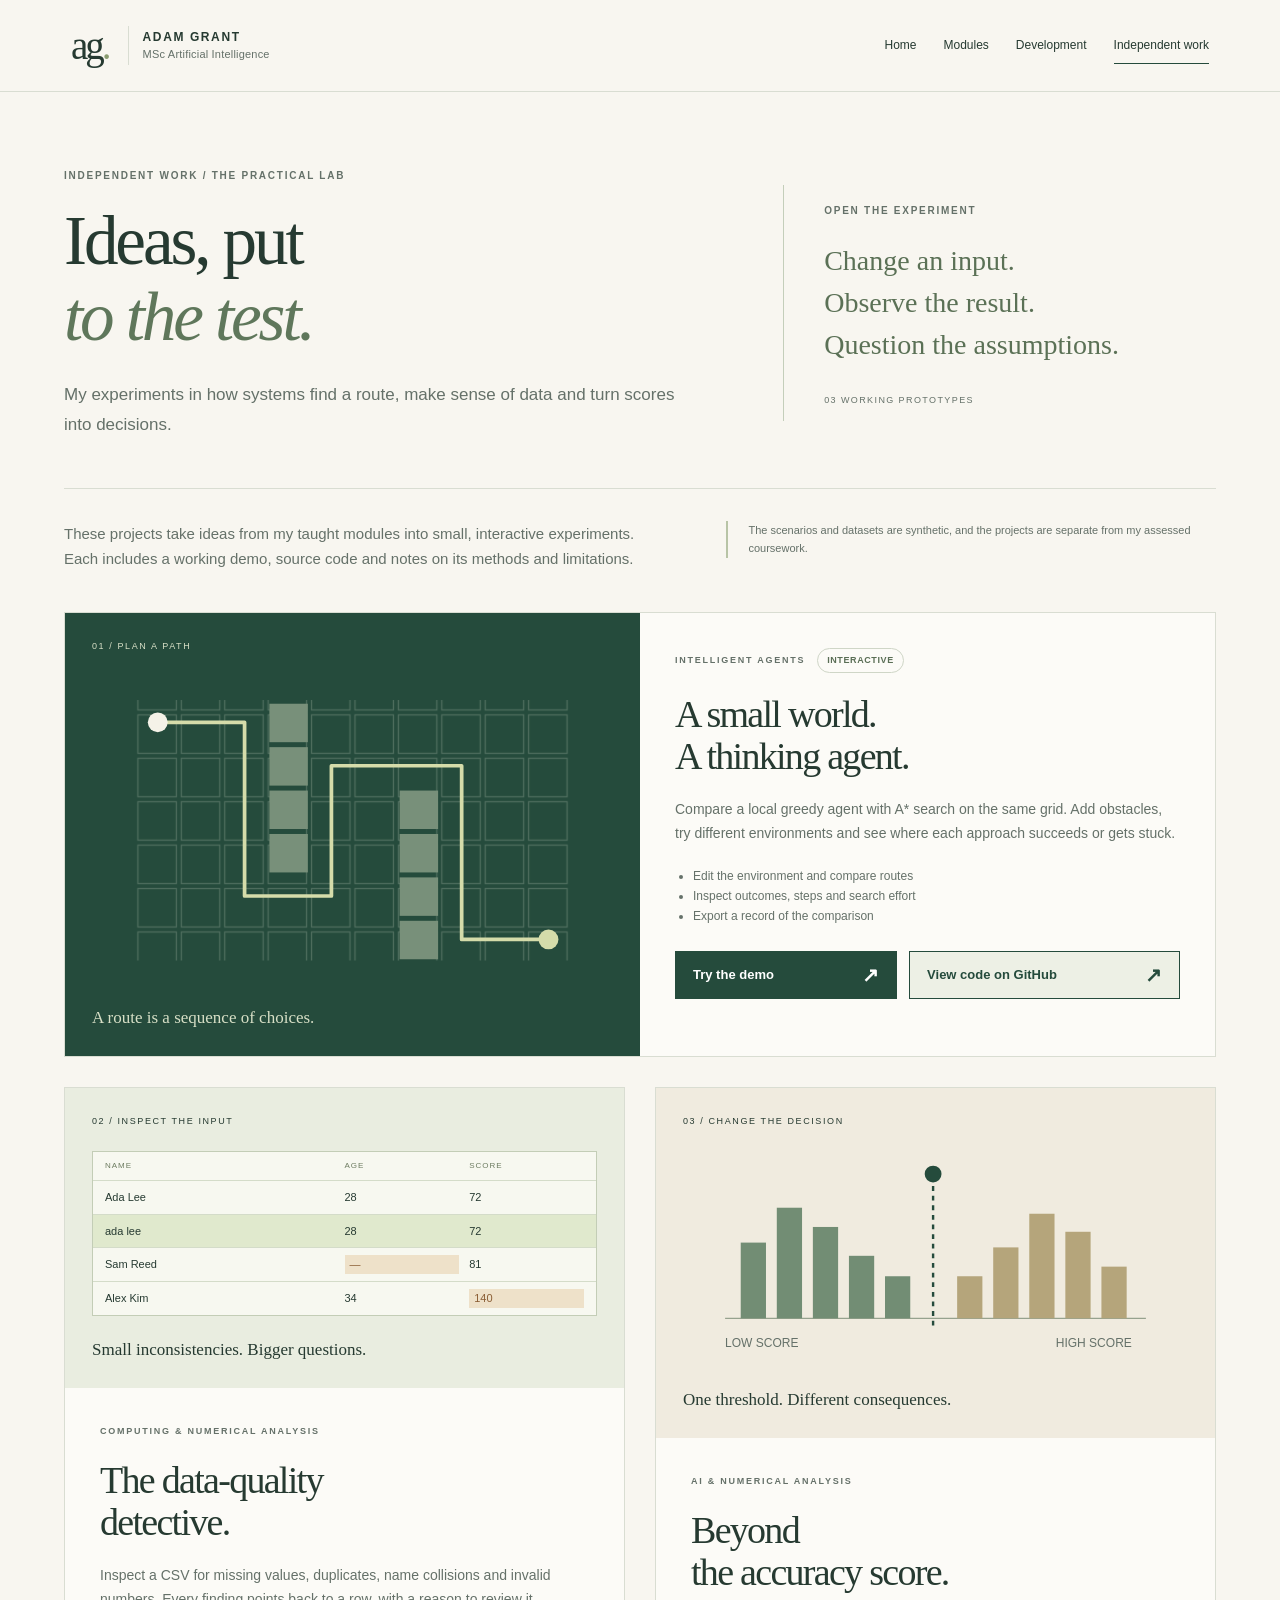
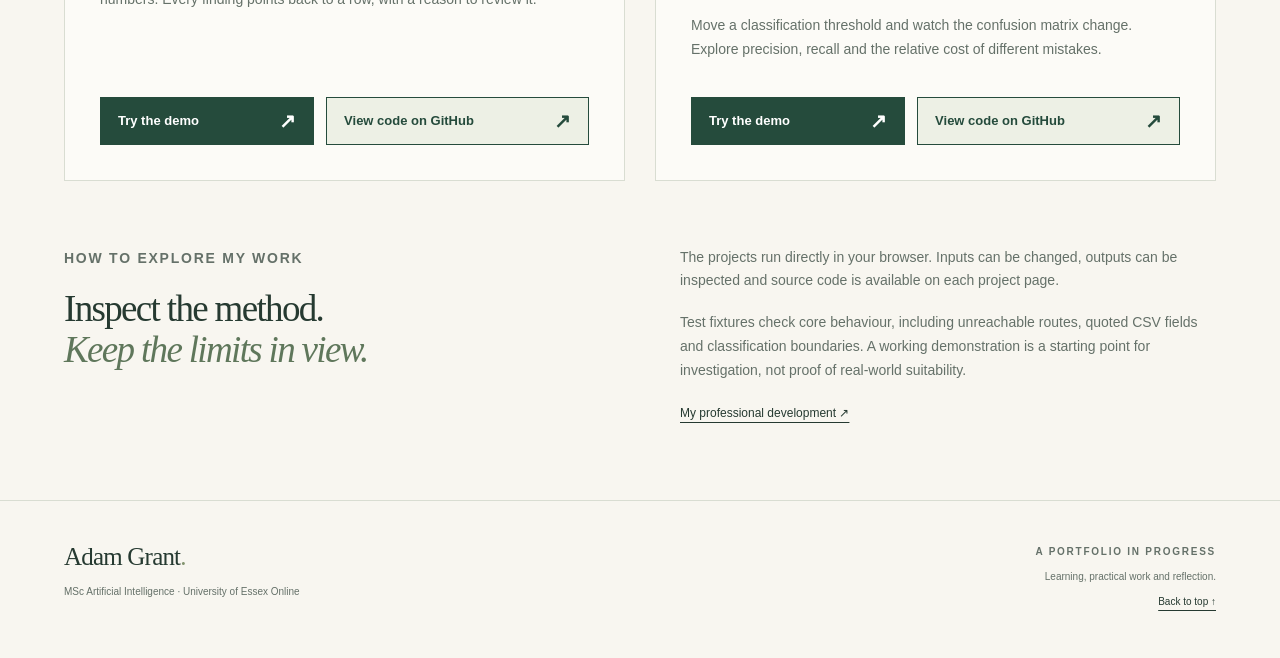
<file: projects.html>
<!doctype html><html lang="en-GB"><head><meta charset="utf-8"><meta name="viewport" content="width=device-width, initial-scale=1"><meta name="description" content="My independent MSc Artificial Intelligence projects, with interactive demos, source code and notes on methods and limitations."><title>Independent work · Adam Grant</title><link rel="icon" href="favicon.svg" type="image/svg+xml"><link rel="stylesheet" href="style.css"><script defer src="site.js"></script><link rel="stylesheet" href="projects.css"></head><body id="top"><a class="skip" href="#main">Skip to content</a><header class="site-header"><a class="brand" href="index.html" aria-label="Adam Grant, home"><span class="monogram">ag<span>.</span></span><span>ADAM GRANT<small>MSc Artificial Intelligence</small></span></a><nav aria-label="Main navigation"><a  href="index.html">Home</a><a  href="index.html#modules">Modules</a><a  href="development.html">Development</a><a aria-current="page" href="projects.html">Independent work</a></nav></header><main id="main"><div class="page-hero project-hub-hero"><div><p class="eyebrow">Independent work / The practical lab</p><h1>Ideas, put<br><em>to the test.</em></h1><p class="lead">My experiments in how systems find a route, make sense of data and turn scores into decisions.</p></div><div class="lab-note"><span class="eyebrow">Open the experiment</span><p>Change an input.<br>Observe the result.<br>Question the assumptions.</p><span class="lab-stamp">03 WORKING PROTOTYPES</span></div></div><section class="project-hub-intro"><p>These projects take ideas from my taught modules into small, interactive experiments. Each includes a working demo, source code and notes on its methods and limitations.</p><p class="project-context">The scenarios and datasets are synthetic, and the projects are separate from my assessed coursework.</p></section><section class="project-showcase" aria-label="Independent projects"><article class="project-feature"><div class="project-art navigation-art" aria-hidden="true"><span class="art-label">01 / PLAN A PATH</span><svg viewBox="0 0 420 260"><defs><pattern id="lab-grid" width="35" height="35" patternUnits="userSpaceOnUse"><rect x="2" y="2" width="31" height="31" fill="none" stroke="#789080" stroke-opacity=".5"/></pattern></defs><rect x="35" y="25" width="350" height="210" fill="url(#lab-grid)"/><g fill="#78907a"><rect x="143" y="28" width="31" height="31"/><rect x="143" y="63" width="31" height="31"/><rect x="143" y="98" width="31" height="31"/><rect x="143" y="133" width="31" height="31"/><rect x="248" y="98" width="31" height="31"/><rect x="248" y="133" width="31" height="31"/><rect x="248" y="168" width="31" height="31"/><rect x="248" y="203" width="31" height="31"/></g><path d="M53 43H123V183H193V78H298V218H368" fill="none" stroke="#d5dcaa" stroke-width="3" stroke-linejoin="round"/><circle cx="53" cy="43" r="8" fill="#f5f2e8"/><circle cx="368" cy="218" r="8" fill="#d5dcaa"/></svg><span class="art-caption">A route is a sequence of choices.</span></div><div class="project-description"><span class="eyebrow">Intelligent Agents <span class="status">Interactive</span></span><h2>A small world.<br>A thinking agent.</h2><p>Compare a local greedy agent with A* search on the same grid. Add obstacles, try different environments and see where each approach succeeds or gets stuck.</p><ul><li>Edit the environment and compare routes</li><li>Inspect outcomes, steps and search effort</li><li>Export a record of the comparison</li></ul><div class="project-actions"><a class="button" href="project-agents.html#demo">Try the demo <span aria-hidden="true">↗</span></a><a class="button button-code" href="https://github.com/adamgrant100/ai-portfolio/blob/main/project-agents.js">View code on GitHub <span aria-hidden="true">↗</span></a></div></div></article><div class="project-pair"><article><div class="project-art data-art" aria-hidden="true"><span class="art-label">02 / INSPECT THE INPUT</span><div class="mini-data"><div><span>NAME</span><span>AGE</span><span>SCORE</span></div><div><span>Ada Lee</span><span>28</span><span>72</span></div><div class="marked"><span>ada lee</span><span>28</span><span>72</span></div><div><span>Sam Reed</span><span class="marked-cell">—</span><span>81</span></div><div><span>Alex Kim</span><span>34</span><span class="marked-cell">140</span></div></div><span class="art-caption">Small inconsistencies. Bigger questions.</span></div><div class="project-description"><span class="eyebrow">Computing & Numerical Analysis</span><h2>The data-quality<br>detective.</h2><p>Inspect a CSV for missing values, duplicates, name collisions and invalid numbers. Every finding points back to a row, with a reason to review it.</p><div class="project-actions"><a class="button" href="project-data.html#demo">Try the demo <span aria-hidden="true">↗</span></a><a class="button button-code" href="https://github.com/adamgrant100/ai-portfolio/blob/main/project-data.js">View code on GitHub <span aria-hidden="true">↗</span></a></div></div></article><article><div class="project-art threshold-art" aria-hidden="true"><span class="art-label">03 / CHANGE THE DECISION</span><svg viewBox="0 0 420 190"><path d="M35 145H385" stroke="#96a28e"/><g fill="#728d74"><rect x="48" y="82" width="21" height="63"/><rect x="78" y="53" width="21" height="92"/><rect x="108" y="69" width="21" height="76"/><rect x="138" y="93" width="21" height="52"/><rect x="168" y="110" width="21" height="35"/></g><g fill="#b5a57b"><rect x="228" y="110" width="21" height="35"/><rect x="258" y="86" width="21" height="59"/><rect x="288" y="58" width="21" height="87"/><rect x="318" y="73" width="21" height="72"/><rect x="348" y="102" width="21" height="43"/></g><path d="M208 27V152" stroke="#254b3c" stroke-width="2" stroke-dasharray="4 4"/><circle cx="208" cy="25" r="7" fill="#254b3c"/><g font-family="Arial" font-size="10" fill="#657169"><text x="35" y="169">LOW SCORE</text><text x="310" y="169">HIGH SCORE</text></g></svg><span class="art-caption">One threshold. Different consequences.</span></div><div class="project-description"><span class="eyebrow">AI & Numerical Analysis</span><h2>Beyond<br>the accuracy score.</h2><p>Move a classification threshold and watch the confusion matrix change. Explore precision, recall and the relative cost of different mistakes.</p><div class="project-actions"><a class="button" href="project-threshold.html#demo">Try the demo <span aria-hidden="true">↗</span></a><a class="button button-code" href="https://github.com/adamgrant100/ai-portfolio/blob/main/project-threshold.js">View code on GitHub <span aria-hidden="true">↗</span></a></div></div></article></div></section><section class="lab-method"><div><p class="eyebrow">How to explore my work</p><h2>Inspect the method.<br><em>Keep the limits in view.</em></h2></div><div><p>The projects run directly in your browser. Inputs can be changed, outputs can be inspected and source code is available on each project page.</p><p>Test fixtures check core behaviour, including unreachable routes, quoted CSV fields and classification boundaries. A working demonstration is a starting point for investigation, not proof of real-world suitability.</p><a class="text-link" href="development.html">My professional development ↗</a></div></section></main><footer class="site-footer"><div><a class="footer-name" href="index.html">Adam Grant<span>.</span></a><p>MSc Artificial Intelligence · University of Essex Online</p></div><div><span class="eyebrow">A portfolio in progress</span><p>Learning, practical work and reflection.</p><a href="#top">Back to top ↑</a></div></footer></body></html>
</file>
<file: style.css>
:root{--paper:#f8f6f0;--ink:#263a31;--green:#254b3c;--muted:#657169;--line:#d9ddd2;--soft:#eceee4;--accent:#a8b68d;--serif:Georgia,'Times New Roman',serif;--sans:-apple-system,BlinkMacSystemFont,'Segoe UI',sans-serif}*{box-sizing:border-box}html{scroll-behavior:smooth;scroll-padding-top:35px}body{margin:0;background:var(--paper);color:var(--ink);font-family:var(--sans);font-size:16px;line-height:1.7;-webkit-font-smoothing:antialiased}a{color:inherit;text-decoration-thickness:1px;text-underline-offset:5px}a:hover{color:#587544}a:focus-visible,summary:focus-visible,button:focus-visible{outline:2px solid var(--green);outline-offset:6px}h1,h2,h3,p{margin:0}h1,h2{font-family:var(--serif);font-weight:400;letter-spacing:-.045em;line-height:1.1}h1{font-size:clamp(44px,5.4vw,78px)}h2{font-size:clamp(32px,3.1vw,46px)}h3{font-weight:500;font-size:22px;line-height:1.4;letter-spacing:-.025em}em{font-weight:400;color:#5f775b}p+p{margin-top:18px}svg{display:block;max-width:100%}.site-header{max-width:1440px;margin:auto;padding:26px 5.55%;display:flex;align-items:center;gap:34px;border-bottom:1px solid var(--line)}.brand{display:flex;align-items:center;gap:14px;text-decoration:none;font-size:12px;letter-spacing:1.6px;font-weight:650;line-height:1.55;flex-shrink:0}.brand small{font-size:11px;display:block;color:var(--muted);font-weight:400;letter-spacing:.2px}.monogram{font-family:var(--serif);font-size:39px;letter-spacing:-3px;font-weight:400;line-height:1;border-right:1px solid var(--line);padding-right:19px}.monogram span{color:#8a9c70}.site-header nav{margin-left:auto;display:flex;gap:27px;align-items:center;font-size:12px}.site-header nav a{text-decoration:none;position:relative;padding:8px 0;white-space:nowrap}.site-header nav a[aria-current]:after{content:'';position:absolute;bottom:0;left:0;right:0;height:1px;background:var(--green)}.preview-label{font-size:9px;letter-spacing:1.2px;border:1px solid #c8d0bd;border-radius:3px;padding:5px 8px;color:var(--muted);white-space:nowrap}.skip{position:absolute;left:-9999px}.skip:focus{left:20px;top:15px;background:white;padding:10px;z-index:20}.eyebrow{font-size:10px;letter-spacing:1.75px;text-transform:uppercase;font-weight:600;line-height:1.8;color:var(--muted)}.home-hero{max-width:1280px;margin:auto;padding:75px 5% 65px;display:grid;grid-template-columns:1.65fr 1fr;gap:60px;align-items:center}.hero-copy .eyebrow{display:flex;gap:10px;align-items:center;margin-bottom:25px}.tiny-mark{display:inline-block;width:6px;height:6px;border-radius:50%;background:#6e875b}.home-hero h1{font-size:clamp(46px,5.15vw,73px);margin-bottom:26px;line-height:1.07}.hero-intro{max-width:485px;font-size:16px;color:var(--muted);line-height:1.85}.hero-actions{display:flex;align-items:center;gap:25px;margin-top:32px}.button{background:var(--green);color:#fff!important;padding:12px 19px;display:inline-flex;align-items:center;justify-content:space-between;gap:28px;text-decoration:none;font-size:12px;transition:background .2s}.button:hover{background:#3d604b}.button span{font-size:20px;line-height:1}.text-link{font-size:12px;font-weight:500;display:inline-block}.hero-footnote{margin-top:43px;border-top:1px solid var(--line);padding-top:17px;font-size:10px;color:var(--muted);letter-spacing:.3px}.hero-footnote span{color:var(--green);padding-right:15px;font-size:11px}.hero-art{background:#e9ecdf;padding:22px 24px 18px;position:relative;border:1px solid #dce1d0;transform:rotate(1deg)}.art-top,.art-bottom{display:flex;align-items:center;justify-content:space-between}.art-top{font-size:8px;letter-spacing:1.5px;color:#536a51;border-bottom:1px solid #c9d2bd;padding-bottom:14px}.hero-art svg{width:100%;margin:10px 0}.art-bottom{border-top:1px solid #c9d2bd;padding-top:15px;color:#52654e;font-family:var(--serif);font-size:15px;line-height:1.35}.art-star{font-size:36px}.modules-section,.thread-section,.about-section{max-width:1152px;margin:auto}.modules-section{padding:55px 0 65px;border-top:1px solid var(--line)}.section-heading{display:flex;align-items:end;justify-content:space-between;gap:25px;margin-bottom:35px}.section-heading .eyebrow{margin-bottom:14px}.section-heading>p{font-size:12px;color:var(--muted);padding-bottom:3px}.module-list{border-top:1px solid var(--line)}.module-row{display:grid;grid-template-columns:47px 1fr 145px 24px;gap:15px;align-items:center;padding:27px 0;border-bottom:1px solid var(--line);text-decoration:none;transition:background .2s,padding .2s}.module-row:hover{background:#eef0e6;padding-left:14px;padding-right:14px;color:var(--ink)}.row-number{font-family:var(--serif);font-size:20px;color:#8b977e;align-self:start;margin-top:3px}.module-row h3{font-size:25px;font-family:var(--serif);font-weight:400;margin-bottom:5px}.module-row p{color:var(--muted);font-size:12px;max-width:580px;line-height:1.7}.row-topics{font-size:9px;letter-spacing:.7px;color:#76816e;display:block;margin-top:10px}.status{font-size:9px;letter-spacing:.6px;border:1px solid #cfd6c7;padding:4px 9px;border-radius:20px;color:#5a6e55;justify-self:start;white-space:nowrap;display:inline-block;line-height:1.7}.status.current{background:#e7ecdf;border-color:#bdcbaa}.row-arrow{font-size:26px;font-weight:300;color:#738166}.thread-section{padding:40px 0 75px}.thread-grid{display:grid;grid-template-columns:1fr 1fr;gap:80px;margin:20px 0 40px}.thread-grid>div>p{font-size:14px;color:var(--muted);max-width:495px}.thread-grid>div>p.large-copy{font-family:var(--serif);font-size:25px;color:var(--ink);line-height:1.4}.thread-grid .text-link{margin-top:18px}.insight-grid{display:grid;grid-template-columns:repeat(3,1fr);gap:30px}.insight-grid>a{padding:25px 0 15px;border-top:1px solid #9eae96;text-decoration:none;display:flex;flex-direction:column}.insight-grid h3{font-family:var(--serif);font-size:25px;margin:18px 0 13px;font-weight:400}.insight-grid p{font-size:12px;line-height:1.8;color:var(--muted);max-width:290px;margin-bottom:24px}.small-link{font-size:11px;margin-top:auto}.independent-feature{max-width:1280px;margin:0 auto;background:var(--green);color:var(--paper);padding:62px 64px;display:grid;grid-template-columns:1.3fr 1fr;gap:90px;align-items:center}.independent-feature .eyebrow{color:#c0cdb8;font-size:9px}.light-status{font-size:8px;border:1px solid #70846e;padding:3px 8px;margin-left:12px;letter-spacing:1px;border-radius:15px}.independent-feature h2{font-size:48px;margin:22px 0}.independent-feature em{color:#c0cda6}.independent-feature p:not(.eyebrow){max-width:440px;font-size:13px;color:#cdd6c9}.button.light{background:#ecefdf;color:var(--green)!important;margin-top:27px}.button.light:hover{background:white}.board-wrap{max-width:320px;justify-self:end;width:100%;transform:rotate(-3deg)}.agent-board{display:grid;grid-template-columns:repeat(6,1fr);background:#2d5142;border:1px solid #6d806a;padding:15px;gap:3px;box-shadow:12px 12px 0 #183c2d}.agent-board span{aspect-ratio:1;border:1px solid #5c755e;display:flex;align-items:center;justify-content:center;font-size:22px;color:#c7d2a8}.agent-board .obstacle{background:#71876a;border-color:#71876a}.agent-board .route{background:#c4cfa4;color:#264b3b;border-color:#c4cfa4}.agent-board .goal{color:#f4efdf;background:#476747}.board-wrap p{font-size:8px!important;letter-spacing:1px;text-align:center;margin-top:26px}.about-section{padding:85px 0;display:grid;grid-template-columns:1fr 1fr;gap:80px}.about-section .eyebrow{margin-bottom:18px}.about-section h2{font-size:37px}.about-section>div>p:not(.eyebrow){font-size:14px;color:var(--muted)}.about-section .text-link{margin-top:22px}.site-footer{max-width:1280px;border-top:1px solid var(--line);padding:35px 5% 45px;margin:auto;display:flex;justify-content:space-between;gap:40px}.footer-name{font-family:var(--serif);font-size:25px;letter-spacing:-.8px;text-decoration:none}.footer-name span{color:#82936e}.site-footer p{font-size:10px;color:var(--muted);margin-top:5px}.site-footer>div:last-child{text-align:right}.site-footer a:not(.footer-name){font-size:10px;display:inline-block;margin-top:8px}.page-hero,.module-hero{max-width:1152px;margin:auto;padding:55px 0 48px;border-bottom:1px solid var(--line)}.back-link{display:inline-block;font-size:11px;margin-bottom:33px;text-decoration:none;color:var(--muted)}.module-hero h1{font-size:clamp(40px,5vw,66px);max-width:920px;margin:20px 0}.lead{font-size:18px;color:var(--muted);max-width:750px;line-height:1.75}.module-meta{font-size:10px;letter-spacing:1px;color:var(--muted);margin-top:24px}.dot{padding:0 12px;color:#9ca590}.module-layout{max-width:1152px;margin:0 auto;display:grid;grid-template-columns:220px minmax(0,1fr);gap:70px;padding-bottom:70px}.module-sidebar{position:sticky;top:32px;align-self:start;padding-top:35px}.module-sidebar nav{display:flex;flex-direction:column;margin:17px 0 26px}.module-sidebar nav a{font-size:12px;padding:9px 0 9px 13px;border-left:1px solid var(--line);text-decoration:none;color:var(--muted)}.module-sidebar nav a.active,.module-sidebar nav a:hover{border-left:2px solid var(--green);color:var(--green);background:#eef0e6}.source-link{font-size:11px;display:block}.source-link small{display:block;font-size:9px;color:var(--muted);margin-top:6px;text-decoration:none}.module-section{padding:42px 0 25px;border-bottom:1px solid var(--line);scroll-margin-top:25px}.module-section>.eyebrow{margin-bottom:12px}.module-section h2{font-size:36px;margin-bottom:22px}.module-section p{font-size:14px;color:#526157;line-height:1.85}.module-section h3{font-size:22px;font-family:var(--serif);font-weight:400;margin:25px 0 12px}.module-section .small,.small{font-size:11px;color:var(--muted);line-height:1.8;margin-top:20px}.table-wrap{width:100%;overflow-x:auto;margin:25px 0;border:1px solid var(--line)}table{border-collapse:collapse;width:100%;font-size:12px;line-height:1.7;text-align:left;min-width:520px}th{font-weight:500;background:#e6ebdf;color:var(--green);padding:14px 17px}td{padding:15px 17px;border-top:1px solid var(--line);vertical-align:top}tbody tr:nth-child(even){background:#f1f2ea}td:first-child{font-weight:500}details{margin-top:20px;border:1px solid var(--line);background:#fbfaf6}summary{padding:14px 18px;cursor:pointer;font-size:12px;font-weight:500;color:var(--green)}details[open]>summary{border-bottom:1px solid var(--line)}.document{font-size:13px;white-space:pre-wrap;overflow-wrap:anywhere;line-height:1.9;padding:22px;max-height:650px;overflow-y:auto}.document p{font-size:13px}.artifact{padding:28px 0 31px;border-bottom:1px solid var(--line)}.artifact:last-child{border-bottom:0;padding-bottom:5px}.artifact h3{margin-top:8px}.tag{font-size:9px;letter-spacing:1.2px;color:var(--muted);text-transform:uppercase}.links{display:flex;flex-wrap:wrap;gap:12px 22px;margin:18px 0;font-size:11px}.links a{display:inline-block}pre{margin:0;padding:23px;background:#eff1e9;font:12px/1.8 ui-monospace,SFMono-Regular,Menlo,monospace;color:#294b39;overflow:auto;max-height:600px;tab-size:2}.reflection h3{color:#507244}.note,.quiet-note{padding:16px 20px;border-left:2px solid #92a37c;background:#eef0e5;font-size:13px!important;color:#58664e!important;margin:20px 0}.next-module{display:flex;flex-direction:column;gap:12px;padding:35px 0;text-decoration:none}.next-module>span:last-child{font:30px var(--serif);letter-spacing:-.5px}.outcome-list{margin-top:25px}.outcome-list article{display:flex;gap:25px;padding:24px 0;border-top:1px solid var(--line)}.outcome-number{font:20px var(--serif);color:#819571;white-space:nowrap}.outcome-list h3{margin:0 0 10px}.pending-text{font-size:10px;color:#7c866f;display:inline-block;margin-top:12px}.planned-item{padding:25px 0;border-top:1px solid var(--line);margin-top:20px}.planned-item h3{margin-top:12px}.skill-tags{display:flex;gap:10px;flex-wrap:wrap;margin-top:25px}.skill-tags span{font-size:11px;border:1px solid var(--line);padding:8px 12px;background:#f1f2e9}.page-hero{padding-top:75px;padding-bottom:48px}.page-hero h1{margin:20px 0 25px}.page-hero .status{margin-left:12px;text-transform:none;letter-spacing:.5px}.development-intro{max-width:1152px;margin:40px auto;display:grid;grid-template-columns:220px 1fr;gap:70px}.development-intro p{font-size:16px;max-width:730px;color:var(--muted)}.development-sections{max-width:1152px;margin:0 auto 80px}.development-module{padding:40px 0;border-top:1px solid var(--line)}.development-module h2{font-size:34px}.development-module details{margin-top:12px}.development-module details>.intro{font-size:13px;padding:18px 20px 0;color:var(--muted)}.development-module .table-wrap{margin:15px 20px 20px;width:calc(100% - 40px)}.development-module>.eyebrow{margin-bottom:15px}.development-module>p:not(.eyebrow){margin:18px 0;color:var(--muted);font-size:14px}.project-layout{max-width:1152px;margin:45px auto 80px;display:grid;grid-template-columns:220px 1fr;gap:70px}.project-layout aside{align-self:start;position:sticky;top:30px}.project-layout dl{margin-top:25px;font-size:12px}.project-layout dt{color:var(--muted);font-size:10px;text-transform:uppercase;letter-spacing:1px;margin-top:20px}.project-layout dd{margin:5px 0 0}.project-layout section{padding-bottom:35px;margin-bottom:35px;border-bottom:1px solid var(--line)}.project-layout h2{font-size:36px;margin:14px 0 22px}.project-layout section p{font-size:14px;color:var(--muted)}.project-steps{padding-left:23px}.project-steps li{padding:10px 0 15px 10px}.project-steps li::marker{font:20px var(--serif);color:#829574}.project-steps h3{font-family:var(--serif);margin-bottom:10px}.evidence-checklist{list-style:none;padding:0}.evidence-checklist li{padding:12px 0;border-bottom:1px solid var(--line);font-size:13px;display:flex;gap:14px}.evidence-checklist li:before{content:'↗';color:#809374}.preview-label{cursor:default}
@media(min-width:1450px){.home-hero{padding-left:64px;padding-right:64px}.home-hero h1{font-size:76px}}
@media(max-width:1250px){.modules-section,.thread-section,.about-section,.module-hero,.module-layout,.page-hero,.development-intro,.development-sections,.project-layout{margin-left:6%;margin-right:6%}.site-header{padding-left:5%;padding-right:5%;gap:25px}.site-header nav{gap:20px}.home-hero{padding-left:6%;padding-right:6%;gap:35px}.independent-feature{margin-left:3%;margin-right:3%;padding:55px 5%;gap:60px}.module-layout,.project-layout{gap:45px;grid-template-columns:180px minmax(0,1fr)}}
@media(max-width:950px){.preview-label{display:none}.site-header nav{gap:18px;font-size:11px}.home-hero{gap:25px;grid-template-columns:1.45fr 1fr;padding-top:55px}.home-hero h1{font-size:49px}.hero-art{padding:16px}.hero-intro{font-size:14px}.hero-actions{gap:18px;flex-wrap:wrap}.hero-footnote{font-size:9px}.section-heading h2{font-size:34px}.section-heading>p{max-width:220px}.module-row{grid-template-columns:32px 1fr 125px 20px;gap:12px}.module-row h3{font-size:23px}.thread-grid,.about-section{gap:40px}.independent-feature h2{font-size:40px}.module-layout,.project-layout{gap:30px;grid-template-columns:155px minmax(0,1fr)}.module-sidebar nav a{font-size:11px}.module-section h2{font-size:31px}.module-section p{font-size:13px}.development-intro{grid-template-columns:155px 1fr;gap:30px}.page-hero h1{font-size:58px}}
@media(max-width:700px){.site-header{padding:20px 6% 12px;flex-wrap:wrap;gap:17px}.brand{font-size:11px}.monogram{font-size:35px}.site-header nav{width:100%;justify-content:space-between;margin:0;gap:10px;font-size:10px}.home-hero{display:block;padding-top:43px;padding-bottom:45px}.home-hero h1{font-size:clamp(40px,9.5vw,64px);line-height:1.1}.hero-copy .eyebrow{font-size:8px;letter-spacing:1.2px;gap:7px}.hero-intro{font-size:15px}.hero-actions{margin-top:26px;gap:22px}.hero-footnote{margin-top:30px}.hero-art{max-width:420px;margin:35px auto 0;padding:22px}.hero-art svg{max-height:260px}.art-top{font-size:8px}.modules-section{padding-top:32px;padding-bottom:40px}.section-heading{display:block;margin-bottom:25px}.section-heading h2{font-size:34px;max-width:330px}.section-heading>p{max-width:none;margin-top:15px}.section-heading>p br{display:none}.module-row{grid-template-columns:25px minmax(0,1fr) 18px;gap:12px;padding:23px 0}.module-row h3{font-size:24px;line-height:1.2}.module-row p{font-size:12px;margin-top:10px}.row-number{font-size:18px}.row-topics{font-size:8px}.module-row .status{grid-column:2;grid-row:auto;margin-top:0}.row-arrow{grid-column:3;grid-row:1}.thread-section{padding:25px 0 45px}.thread-grid{grid-template-columns:1fr;gap:25px;margin-bottom:30px}.thread-grid h2{font-size:37px}.thread-grid>div>p.large-copy{font-size:23px}.insight-grid{grid-template-columns:1fr;gap:15px}.insight-grid>a{padding:22px 0}.insight-grid h3{font-size:26px;margin-top:12px}.insight-grid h3 br{display:none}.insight-grid p{max-width:none;margin-bottom:17px}.independent-feature{grid-template-columns:1fr;padding:38px 7%;gap:35px;margin:0}.independent-feature h2{font-size:43px}.board-wrap{justify-self:center;max-width:270px}.about-section{grid-template-columns:1fr;padding:45px 0;gap:25px}.about-section h2{font-size:34px}.site-footer{padding:30px 6%;display:block}.site-footer>div:last-child{text-align:left;margin-top:25px}.module-hero,.page-hero{padding-top:32px;padding-bottom:30px}.module-hero h1,.page-hero h1{font-size:42px}.back-link{margin-bottom:25px}.lead{font-size:16px}.module-layout,.project-layout{display:block;padding-bottom:25px}.module-sidebar{position:static;padding-top:22px}.module-sidebar>nav{flex-direction:row;flex-wrap:wrap;gap:7px;margin-top:12px;margin-bottom:18px}.module-sidebar nav a{padding:6px 10px;border:1px solid var(--line);font-size:10px}.module-sidebar nav a.active{border:1px solid var(--green)}.source-link{display:none}.module-section{padding-top:30px}.module-section h2{font-size:31px}.module-section h3{font-size:22px}.module-section p{font-size:14px}.module-section .small{font-size:11px}.table-wrap{margin:20px 0}.document{padding:17px;font-size:12px;max-height:500px}.next-module>span:last-child{font-size:26px}.outcome-list article{gap:18px}.development-intro{display:block;margin-top:27px}.development-intro p{margin-top:12px;font-size:14px}.development-module h2{font-size:30px}.development-module{padding-top:30px}.development-module .text-link{margin-top:17px}.development-module .table-wrap{margin:15px 12px;width:calc(100% - 24px)}.development-module details>.intro{padding:12px 12px 0}.project-layout{margin-top:27px}.project-layout aside{position:static;padding-bottom:20px;margin-bottom:30px;border-bottom:1px solid var(--line)}.project-layout dl{display:grid;grid-template-columns:1fr 1fr;gap:10px 20px}.project-layout dt{margin:0;grid-column:1}.project-layout dd{margin:0;grid-column:2}.project-layout h2{font-size:31px}.project-layout section{padding-bottom:25px;margin-bottom:25px}.skill-tags span{font-size:10px}.light-status{margin-left:5px}}
@media(prefers-reduced-motion:reduce){html{scroll-behavior:auto}*{transition:none!important}}
@media print{.site-header,.module-sidebar,.hero-art,.preview-label,.site-footer,.hero-actions,.back-link{display:none}body{font-size:11pt;background:white;color:black}.module-layout,.project-layout,.home-hero{display:block;margin:0}.module-content{max-width:none}.module-section{break-inside:auto}.document,pre{max-height:none;overflow:visible}h1{font-size:35pt}h2{font-size:25pt}a{color:black}table{min-width:0}.independent-feature{background:white;color:black}.board-wrap{display:none}}

/* Prominent demo and source links on independent projects. */
.project-actions{display:flex;flex-wrap:wrap;gap:12px}.project-actions .button{flex:1 1 auto;min-height:48px;padding:12px 17px;gap:18px;border:1px solid var(--green);font-size:13px;font-weight:600}.project-actions .button-code{background:#edf0e5;color:var(--green)!important}.project-actions .button-code:hover{background:#dce5d3}.page-hero .project-actions{margin-top:28px;max-width:440px}
</file>
<file: code-windows.css>
/* Shared source-code windows: bounded on screen, complete when printed. */
.source-section{max-width:1152px;min-width:0;margin:0 auto 65px;padding-top:38px;border-top:1px solid var(--line)}
.source-section>.eyebrow,.source-heading>.eyebrow{margin-bottom:12px}
.source-section h2{font-size:36px;margin:12px 0 18px}
.source-section>p:not(.eyebrow),.source-heading>p:not(.eyebrow){max-width:850px;font-size:14px;color:var(--muted)}
.source-heading{margin-bottom:24px}
.code-window{--code-bg:#1e232b;--code-panel:#272e38;--code-border:#46515e;--code-text:#e0e6ed;--code-muted:#b4c0cb;display:block;width:100%;max-width:100%;min-width:0;margin:24px 0 28px;border:1px solid var(--code-border);border-radius:7px;background:var(--code-bg);color:var(--code-text);box-shadow:0 6px 18px #14251a0d;overflow:hidden;text-align:left}
.code-window .code-toolbar{display:flex;flex-wrap:wrap;align-items:center;gap:10px 16px;padding:13px 17px;border-bottom:1px solid var(--code-border);background:var(--code-panel);color:var(--code-text);font:12px/1.5 ui-monospace,SFMono-Regular,Menlo,Consolas,'Liberation Mono',monospace;letter-spacing:0}
.code-window .code-file{display:flex;align-items:center;gap:10px;flex:1 1 230px;min-width:0;overflow-wrap:anywhere}
.code-window .code-file-icon{flex:none;color:#7fd6c1;font-size:15px;letter-spacing:-1px}
.code-window .code-language{flex:none;border:1px solid #596573;border-radius:3px;padding:2px 7px;color:#c3d0dd;font-size:10px;white-space:nowrap}
.code-window .code-full-source{display:inline-flex;align-items:center;gap:6px;flex:none;min-height:32px;padding:4px 10px;border:1px solid #7b8c9d;border-radius:3px;color:#e7f0f8;background:#313b47;font:600 11px/1.5 var(--sans);text-decoration:none;white-space:nowrap;overflow-wrap:normal}
.code-window .code-full-source:hover{border-color:#9cdbd0;background:#3c4b56;color:#fff}
.code-window .code-full-source:focus-visible{outline:2px solid #9ce5db;outline-offset:3px}
.code-window .code-viewport{display:block;width:100%;max-width:100%;min-width:0;height:clamp(300px,45vh,420px);max-height:none;margin:0;padding:20px 22px;overflow:auto;overscroll-behavior:contain;scrollbar-color:#687582 #1e232b;scrollbar-width:auto;background:var(--code-bg);color:var(--code-text);font:13px/1.8 ui-monospace,SFMono-Regular,Menlo,Consolas,'Liberation Mono',monospace;font-variant-ligatures:none;text-align:left;white-space:pre;overflow-wrap:normal;word-break:normal;tab-size:4;-webkit-overflow-scrolling:touch}
.code-window .code-viewport:focus-visible{outline:3px solid #9ce5db;outline-offset:-4px}
.code-window .code-viewport>code{display:block;width:max-content;min-width:100%;margin:0;padding:0;border:0;background:none;color:inherit;font:inherit;line-height:inherit;white-space:pre;overflow-wrap:normal;word-break:normal;text-shadow:none}
.code-window .code-viewport::-webkit-scrollbar{width:12px;height:12px}
.code-window .code-viewport::-webkit-scrollbar-track,.code-window .code-viewport::-webkit-scrollbar-corner{background:#1e232b}
.code-window .code-viewport::-webkit-scrollbar-thumb{border:3px solid #1e232b;border-radius:7px;background:#687582}
.code-window .code-viewport::-webkit-scrollbar-thumb:hover{background:#8795a4}
.code-window .code-status{display:flex;flex-wrap:wrap;justify-content:space-between;gap:5px 15px;padding:9px 17px;border-top:1px solid var(--code-border);background:#253b35;color:#c9ddd6;font:10px/1.5 ui-monospace,SFMono-Regular,Menlo,Consolas,'Liberation Mono',monospace;letter-spacing:.1px}

/* Pygments token families, using a familiar editor palette. */
.code-window .hll{background:#34414c}
.code-window .c,.code-window .ch,.code-window .cm,.code-window .c1,.code-window .cs{color:#9db88c;font-style:italic}
.code-window .cp,.code-window .cpf{color:#b6cea5}
.code-window .k,.code-window .kc,.code-window .kd,.code-window .kn,.code-window .kp,.code-window .kr,.code-window .kt{color:#83baff}
.code-window .o,.code-window .ow{color:#d7a5ed}
.code-window .p{color:#dce3eb}
.code-window .n,.code-window .nx,.code-window .py{color:#dfE6ee}
.code-window .na,.code-window .nv,.code-window .vc,.code-window .vg,.code-window .vi,.code-window .vm{color:#a8d9f5}
.code-window .nb,.code-window .bp,.code-window .nc,.code-window .no,.code-window .nd,.code-window .ni,.code-window .ne,.code-window .nn{color:#74d8c3}
.code-window .nf,.code-window .fm{color:#8edbea}
.code-window .nl,.code-window .nt{color:#9bc5fa}
.code-window .l,.code-window .ld,.code-window .s,.code-window .sa,.code-window .sb,.code-window .sc,.code-window .dl,.code-window .sd,.code-window .s2,.code-window .sh,.code-window .sx,.code-window .s1,.code-window .ss{color:#efb594}
.code-window .se,.code-window .si,.code-window .sr{color:#f5cb92}
.code-window .m,.code-window .mb,.code-window .mf,.code-window .mh,.code-window .mi,.code-window .mo,.code-window .il{color:#b7d8a0}
.code-window .w{color:inherit}
.code-window .err,.code-window .gr,.code-window .gt{color:#ffaaa6}
.code-window .err{background:#502c30}
.code-window .gd{color:#ffbbb7;background:#472e33}
.code-window .gi{color:#b5e1af;background:#253d31}
.code-window .ge{font-style:italic}
.code-window .gs{font-weight:700}
.code-window .ges{font-weight:700;font-style:italic}
.code-window .gh,.code-window .gu{color:#8edbea;font-weight:700}
.code-window .go{color:#b4c0cb}
.code-window .gp{color:#b7d8a0;font-weight:600}

@media(max-width:1250px){.source-section{margin-left:6%;margin-right:6%}}
@media(max-width:700px){.source-section{padding-top:30px;margin-bottom:45px}.source-section h2{font-size:31px}.code-window{margin:22px 0 25px}.code-window .code-toolbar{padding:12px 13px;gap:9px 12px}.code-window .code-file{flex-basis:calc(100% - 80px);font-size:11px}.code-window .code-viewport{height:320px;padding:17px 15px;font-size:12px;line-height:1.8}.code-window .code-status{padding:9px 13px;font-size:9px}}
.source-section.source-section--embedded{margin-left:0;margin-right:0;width:100%}
@media print{.source-section{max-width:none;margin:20pt 0;padding:0;border:0}.code-window{border:1px solid #777;background:#fff;color:#000;box-shadow:none;overflow:visible;break-inside:auto}.code-window .code-toolbar{background:#eee;color:#000;border-color:#aaa}.code-window .code-file-icon,.code-window .code-language{color:#333}.code-window .code-full-source{color:#000;background:transparent;border-color:#777}.code-window .code-viewport{height:auto;max-height:none;overflow:visible;background:#fff;color:#000;font-size:9pt;padding:12pt;white-space:pre-wrap;overflow-wrap:anywhere}.code-window .code-viewport>code{width:auto;min-width:0;white-space:pre-wrap;overflow-wrap:anywhere}.code-window .code-viewport span{color:#000!important;background:transparent!important}.code-window .code-status{display:none}}
</file>
<file: project-agents.css>
.lab-wrap{max-width:1152px;margin:42px auto 80px}.lab-intro{display:flex;align-items:end;justify-content:space-between;gap:25px;margin-bottom:25px}.lab-intro h2{font-size:35px;margin-top:10px}.lab-intro>p{max-width:370px;font-size:13px;color:var(--muted)}.lab-panel{border:1px solid var(--line);padding:28px;background:#fdfcf8;display:grid;grid-template-columns:minmax(260px,1fr) minmax(270px,.85fr);gap:38px}.lab-controls{display:flex;flex-wrap:wrap;gap:10px;align-items:end;margin-bottom:22px}.lab-controls label{font-size:11px;display:flex;flex-direction:column;gap:5px;flex:1;min-width:165px}.lab-controls select{padding:10px;border:1px solid #aab9a2;background:var(--paper);font:inherit;color:var(--ink);border-radius:0;height:42px}.lab-button{border:1px solid var(--green);background:var(--green);color:white;padding:11px 16px;font:500 12px var(--sans);cursor:pointer;min-height:42px}.lab-button.secondary{background:transparent;color:var(--green)}.lab-button:disabled{opacity:.45;cursor:default}.lab-buttons{display:flex;flex-wrap:wrap;gap:9px;margin:18px 0}.lab-grid{display:grid;grid-template-columns:repeat(10,minmax(0,1fr));gap:3px;background:#e1e6da;padding:8px;border:1px solid #b8c5ae;max-width:500px}.lab-cell{aspect-ratio:1;min-width:0;padding:0;border:1px solid #c3ceba;background:#fbfcf7;color:#233e2c;font:600 13px var(--sans);cursor:pointer;border-radius:2px;touch-action:manipulation}.lab-cell:hover{outline:2px solid #617650;outline-offset:-2px}.lab-cell:focus-visible{outline:3px solid #101c16;outline-offset:1px;z-index:1}.lab-cell.wall{background:#657465;color:#fff;border-color:#657465}.lab-cell.astar-route{background:#bcd2b6;border-color:#6d9464}.lab-cell.greedy-route{background:#f0d29a;border-color:#a98039}.lab-cell.greedy-route.astar-route{background:linear-gradient(135deg,#f0d29a 50%,#bcd2b6 50%)}.lab-grid .lab-cell.start,.lab-grid .lab-cell.goal{background:var(--green);color:white;border-color:var(--green);font-weight:750;cursor:default}.lab-caption{font-size:11px;color:var(--muted);margin-top:12px;max-width:500px}.lab-legend{display:flex;flex-wrap:wrap;gap:10px 17px;margin:18px 0 0;font-size:11px}.lab-legend span{display:inline-flex;gap:6px;align-items:center}.lab-legend i{display:inline-block;width:14px;height:14px;border:1px solid #66785d;background:#bcd2b6}.lab-legend .amber{background:#f0d29a}.lab-legend .both{background:linear-gradient(135deg,#f0d29a 50%,#bcd2b6 50%)}.lab-side{padding-top:4px}.lab-side>h3{font-family:var(--serif);font-size:28px}.lab-result{border-top:2px solid #c49c53;padding:17px 0;margin-top:22px}.lab-result.planner{border-color:#6d9464}.lab-result h4{font-size:15px;margin:0 0 8px;font-weight:600}.lab-result p{font-size:13px;line-height:1.9}.lab-insight{padding:18px;background:#eef0e5;margin:14px 0;font-size:13px}.lab-side .small{margin-top:12px}.lab-section{padding-top:45px}.lab-section h2{font-size:35px;margin:12px 0 20px}.lab-section>p{font-size:14px;color:var(--muted);max-width:850px}.lab-methods{display:grid;grid-template-columns:1fr 1fr;gap:35px;margin-top:25px}.lab-methods article{border-top:1px solid var(--line);padding-top:22px}.lab-methods h3{font:25px var(--serif);margin-bottom:13px}.lab-methods p,.lab-methods li{font-size:13px;color:var(--muted)}.lab-methods ul{padding-left:18px}.lab-only-sr{position:absolute;width:1px;height:1px;overflow:hidden;clip-path:inset(50%);white-space:nowrap}.lab-source{font-size:12px;display:flex;gap:20px;flex-wrap:wrap;margin-top:22px}.lab-note{font-size:12px;background:var(--soft);border-left:2px solid var(--accent);padding:18px 20px;margin:30px 0}.lab-benchmark table{min-width:750px}.lab-benchmark th{font-size:11px;padding:12px}.lab-benchmark td{padding:12px}.lab-controls select:focus-visible{outline:2px solid var(--green);outline-offset:3px}@media(max-width:1250px){.lab-wrap{margin-left:6%;margin-right:6%}}@media(max-width:800px){.lab-panel{grid-template-columns:1fr;gap:25px;padding:20px}.lab-grid{max-width:none}.lab-intro{display:block}.lab-intro>p{margin-top:16px;max-width:none}.lab-methods{grid-template-columns:1fr;gap:24px}.lab-side{padding-top:0}.lab-intro h2,.lab-section h2{font-size:31px}}@media(max-width:420px){.lab-panel{padding:12px}.lab-grid{padding:5px;gap:2px}.lab-cell{font-size:11px}.lab-wrap{margin-top:30px}.lab-controls{gap:8px}.lab-button{padding:10px 12px}.lab-controls label{min-width:100%}}
</file>
<file: project-data.css>
.data-demo{max-width:1152px;margin:42px auto 65px}.data-demo section{margin:32px 0 45px}.data-demo h2{font-size:36px;margin-bottom:20px}.data-demo h3{font-family:var(--serif);margin:20px 0 12px}.data-demo p{max-width:850px;font-size:14px;color:var(--muted)}.data-demo label{font-weight:600;display:block;font-size:14px;margin-bottom:8px}.data-demo textarea{display:block;width:100%;min-height:290px;padding:18px;border:1px solid #98a88b;background:#fffef9;color:var(--ink);font:13px/1.7 ui-monospace,SFMono-Regular,Menlo,monospace;resize:vertical;tab-size:2;border-radius:3px}.data-demo textarea:focus-visible{outline:3px solid var(--green);outline-offset:3px}.data-demo .input-hint{font-size:12px;margin:10px 0 15px;max-width:900px}.data-actions{display:flex;gap:12px;flex-wrap:wrap;margin:17px 0}.data-actions button{font:600 12px var(--sans);border:1px solid var(--green);padding:13px 18px;border-radius:3px;cursor:pointer;background:var(--green);color:var(--paper);min-height:44px}.data-actions button.secondary{background:transparent;color:var(--green)}.data-actions button:disabled{opacity:.5;cursor:not-allowed}.data-status{min-height:24px;margin:14px 0!important}.data-errors{padding-left:22px;color:#8a3829;font-size:14px}.data-metrics{display:grid;grid-template-columns:repeat(5,minmax(0,1fr));gap:10px;margin:25px 0}.data-metrics div{border-top:2px solid #8d9f7d;background:var(--soft);padding:15px}.data-metrics dt{font-size:11px;color:var(--muted);line-height:1.5}.data-metrics dd{font:36px var(--serif);margin:8px 0 0}.data-demo .table-wrap{max-height:540px;overflow:auto;scrollbar-gutter:stable}.data-demo .table-wrap:focus-visible{outline:3px solid var(--green);outline-offset:3px}.data-demo table{min-width:740px}.data-demo th{position:sticky;top:0}.data-demo td{max-width:270px;overflow-wrap:anywhere}.data-demo .raw-value{white-space:pre-wrap;font-family:ui-monospace,SFMono-Regular,Menlo,monospace;font-size:11px}.data-demo caption{text-align:left;font-size:12px;color:var(--muted);padding:12px 17px;background:#f1f2ea}.data-demo .method-grid{display:grid;grid-template-columns:1fr 1fr;gap:35px;border-top:1px solid var(--line);padding-top:25px}.data-demo li{font-size:13px;margin-bottom:10px;color:var(--muted)}.data-demo code{font-size:12px;color:var(--green)}.data-demo .note{max-width:none}.data-demo [hidden]{display:none!important}@media(max-width:1250px){.data-demo{margin-left:6%;margin-right:6%}}@media(max-width:700px){.data-metrics{grid-template-columns:repeat(2,minmax(0,1fr))}.data-demo .method-grid{grid-template-columns:1fr;gap:10px}.data-demo h2{font-size:31px}.data-demo textarea{font-size:12px;padding:12px}.data-actions button{flex:1 1 140px}.data-demo .table-wrap{max-height:420px}}
</file>
<file: project-threshold.css>
.threshold-body{max-width:1152px;margin:0 auto 65px}.threshold-section{padding:38px 0;border-bottom:1px solid var(--line)}.threshold-section h2{font-size:36px;margin:12px 0 18px}.threshold-section p{max-width:850px}.threshold-panel{background:#fffef9;border:1px solid var(--line);padding:28px;margin-top:25px}.threshold-controls{display:grid;grid-template-columns:2fr 1fr 1fr;gap:24px;align-items:start}.threshold-controls label{display:block;font-size:13px;font-weight:600}.threshold-controls small{display:block;font-size:11px;color:var(--muted);margin-top:7px}.threshold-slider{display:flex;align-items:center;gap:14px;margin-top:9px}.threshold-slider input[type=range]{min-width:0;flex:1;accent-color:var(--green)}.threshold-controls input[type=number]{width:100%;border:1px solid #9ba992;background:var(--paper);padding:10px;font:inherit;color:var(--ink);border-radius:3px}.threshold-slider input[type=number]{width:82px}.threshold-controls>div>input{margin-top:9px}.threshold-controls input:focus-visible{outline:2px solid var(--green);outline-offset:3px}.threshold-controls input[aria-invalid=true]{border:2px solid #a23525}.threshold-error{color:#8a2d1e;font-size:13px;min-height:1.5em;margin-top:12px}.threshold-buttons{display:flex;flex-wrap:wrap;gap:12px;margin-top:15px}.threshold-buttons button{font:inherit;font-size:12px;cursor:pointer;border:1px solid var(--green);padding:10px 15px;background:var(--green);color:white;border-radius:2px}.threshold-buttons button.secondary{background:transparent;color:var(--green)}.threshold-results{display:grid;grid-template-columns:1fr 1fr;gap:26px;margin-top:28px}.threshold-results h3{font:25px var(--serif);margin-bottom:12px}.threshold-results table{min-width:0}.threshold-results th,.threshold-results td{padding:12px 10px}.threshold-results td strong{display:block;font:32px var(--serif)}.threshold-results td small{font-size:10px}.threshold-results .correct{background:#e9eee2}.threshold-results .incorrect{background:#f5e9db}.threshold-metrics{display:grid;grid-template-columns:repeat(3,1fr);gap:8px;margin:0}.threshold-metrics div{padding:13px 10px;background:var(--soft)}.threshold-metrics dt{font-size:10px;color:#526157}.threshold-metrics dd{margin:3px 0 0;font:26px var(--serif)}.threshold-metrics .cost{background:var(--green);color:white}.threshold-metrics .cost dt{color:#e2e9d7}.threshold-formula{font-size:12px;color:var(--muted);margin-top:12px!important}.threshold-summary{border-left:3px solid var(--green);background:var(--soft);padding:16px 20px;font-size:14px;margin-top:22px!important}.threshold-plot{margin:18px 0 0;max-width:800px}.threshold-plot svg{width:100%;height:auto}.threshold-legend{display:flex;flex-wrap:wrap;gap:18px;font-size:12px;margin:12px 0}.threshold-legend span:before{content:'';display:inline-block;width:14px;height:14px;background:#c8d0bd;margin-right:7px;vertical-align:-2px}.threshold-legend .positive:before{background:var(--green)}.threshold-legend .cutoff:before{height:3px;background:#a74b29;vertical-align:3px}.threshold-plot figcaption{font-size:12px;color:var(--muted)}.threshold-baseline{background:var(--soft);padding:20px;margin-top:20px}.threshold-baseline h3{font-family:var(--serif);margin-bottom:10px}.threshold-baseline strong{font-weight:600}.threshold-methods{display:grid;grid-template-columns:1fr 1fr;gap:35px}.threshold-methods h3{font:25px var(--serif);margin:18px 0 10px}.threshold-methods p,.threshold-methods li{font-size:14px}.threshold-methods ul{padding-left:22px}.threshold-section .table-wrap table{min-width:420px}.threshold-section code{font-size:.9em;overflow-wrap:anywhere}.threshold-section .links{font-size:13px}.threshold-section details .table-wrap{margin:0;border:0}.threshold-noscript{padding:20px;background:#f5e9db}.threshold-body a{overflow-wrap:anywhere}@media(max-width:1250px){.threshold-body{margin-left:6%;margin-right:6%}}@media(max-width:800px){.threshold-controls{grid-template-columns:1fr 1fr}.threshold-controls>div:first-child{grid-column:1/-1}.threshold-results{grid-template-columns:1fr}.threshold-methods{grid-template-columns:1fr;gap:10px}.threshold-panel{padding:20px}.threshold-section h2{font-size:31px}}@media(max-width:420px){.threshold-panel{padding:15px}.threshold-metrics{grid-template-columns:repeat(2,1fr)}.threshold-controls{gap:14px}.threshold-results th,.threshold-results td{padding:9px 6px;font-size:11px}}
</file>
<file: projects.css>
.project-hub-hero{display:grid;grid-template-columns:1.5fr 1fr;gap:70px;align-items:center}.project-hub-hero h1{margin-top:18px}.project-hub-hero .lead{font-size:17px;max-width:620px}.lab-note{border-left:1px solid #c4ceba;padding:10px 0 10px 40px}.lab-note p{font-family:var(--serif);font-size:28px;line-height:1.5;margin:18px 0;color:#5b7156}.lab-stamp{font-size:9px;letter-spacing:1.4px;color:var(--muted)}.project-hub-intro,.project-showcase,.lab-method{max-width:1152px;margin:auto}.project-hub-intro{padding:32px 0 40px;display:grid;grid-template-columns:1.2fr 1fr;gap:75px}.project-hub-intro>p{font-size:15px;color:var(--muted)}.project-hub-intro .project-context{font-size:11px;border-left:2px solid #b8c4a6;padding-left:20px;margin:0;align-self:start}.project-feature{display:grid;grid-template-columns:1fr 1fr;border:1px solid var(--line);background:#fcfbf7}.project-art{padding:26px 27px;display:flex;flex-direction:column;justify-content:space-between;min-height:270px}.navigation-art{background:#254b3c;color:#d7dfc6;min-height:420px}.art-label{font-size:9px;letter-spacing:1.6px}.project-art svg{width:100%;margin:15px auto}.art-caption{font-family:var(--serif);font-size:17px;line-height:1.4}.project-description{padding:35px}.project-description>.eyebrow{font-size:9px;display:flex;align-items:center;gap:12px}.project-description h2{font-size:38px;line-height:1.12;margin:20px 0}.project-description p{font-size:14px;color:var(--muted)}.project-description ul{font-size:12px;color:var(--muted);padding-left:18px;margin:20px 0}.project-description .button{margin-top:18px}.project-pair{display:grid;grid-template-columns:1fr 1fr;gap:30px;margin-top:30px}.project-pair>article{border:1px solid var(--line);background:#fcfbf7;display:flex;flex-direction:column}.project-pair .project-description{display:flex;flex-direction:column;align-items:start;flex:1}.project-pair .project-description p{margin-bottom:15px}.project-pair .button{margin-top:auto}.data-art{background:#e9ede0}.threshold-art{background:#f0ebdf}.mini-data{margin:22px 0;border:1px solid #c3cdb6;background:#f7f8f0;font-size:11px}.mini-data>div{display:grid;grid-template-columns:2fr 1fr 1fr;border-bottom:1px solid #d4dcc9;padding:7px 12px;gap:10px}.mini-data>div:first-child{font-size:8px;letter-spacing:1px;color:#6d7c61}.mini-data>div:last-child{border:0}.mini-data .marked{background:#e0e9cd}.mini-data .marked-cell{color:#8b5e35;background:#eee1c9;padding:0 5px}.lab-method{display:grid;grid-template-columns:1fr 1fr;gap:80px;padding:65px 0 75px}.lab-method .eyebrow{margin-bottom:18px}.lab-method h2{font-size:37px}.lab-method p{font-size:14px;color:var(--muted)}.lab-method .text-link{margin-top:20px}@media(max-width:1250px){.project-hub-intro,.project-showcase,.lab-method{margin-left:6%;margin-right:6%}}@media(max-width:950px){.project-hub-hero{gap:35px}.lab-note{padding-left:25px}.lab-note p{font-size:23px}.project-description{padding:27px}.project-description h2{font-size:33px}.project-hub-intro,.lab-method{gap:35px}}@media(max-width:700px){.project-hub-hero{display:block}.lab-note{display:none}.project-hub-intro{grid-template-columns:1fr;gap:20px;padding:25px 0 30px}.project-hub-intro>p{font-size:14px}.project-feature,.project-pair,.lab-method{grid-template-columns:1fr}.navigation-art{min-height:280px}.project-art{padding:23px;min-height:250px}.navigation-art svg{max-height:225px}.project-description{padding:26px}.project-description h2{font-size:35px}.project-pair{gap:25px;margin-top:25px}.lab-method{padding:40px 0 45px;gap:25px}.lab-method h2{font-size:32px}.project-art svg{max-height:200px}}

.project-description .project-actions{margin-top:24px;width:100%}.project-description .project-actions .button{margin:0}.project-pair .project-actions{margin-top:auto;padding-top:20px}
</file>
